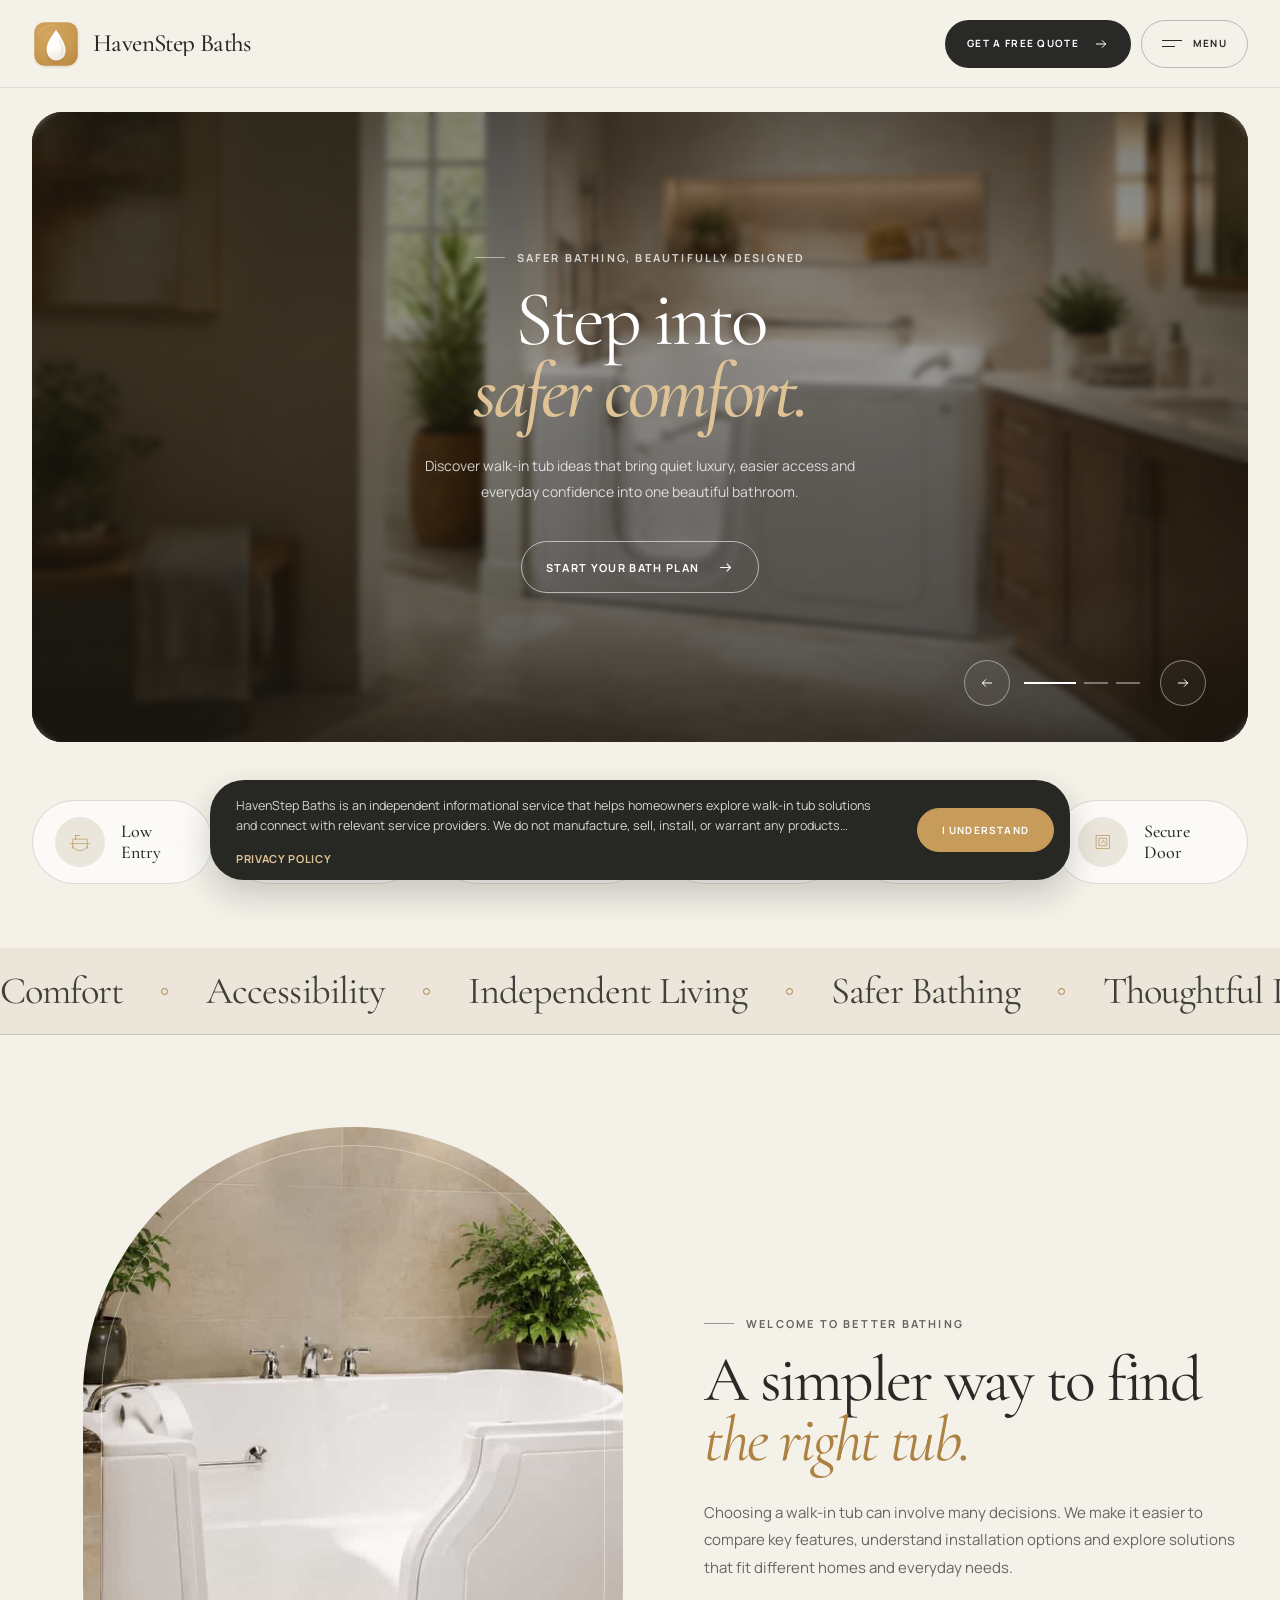
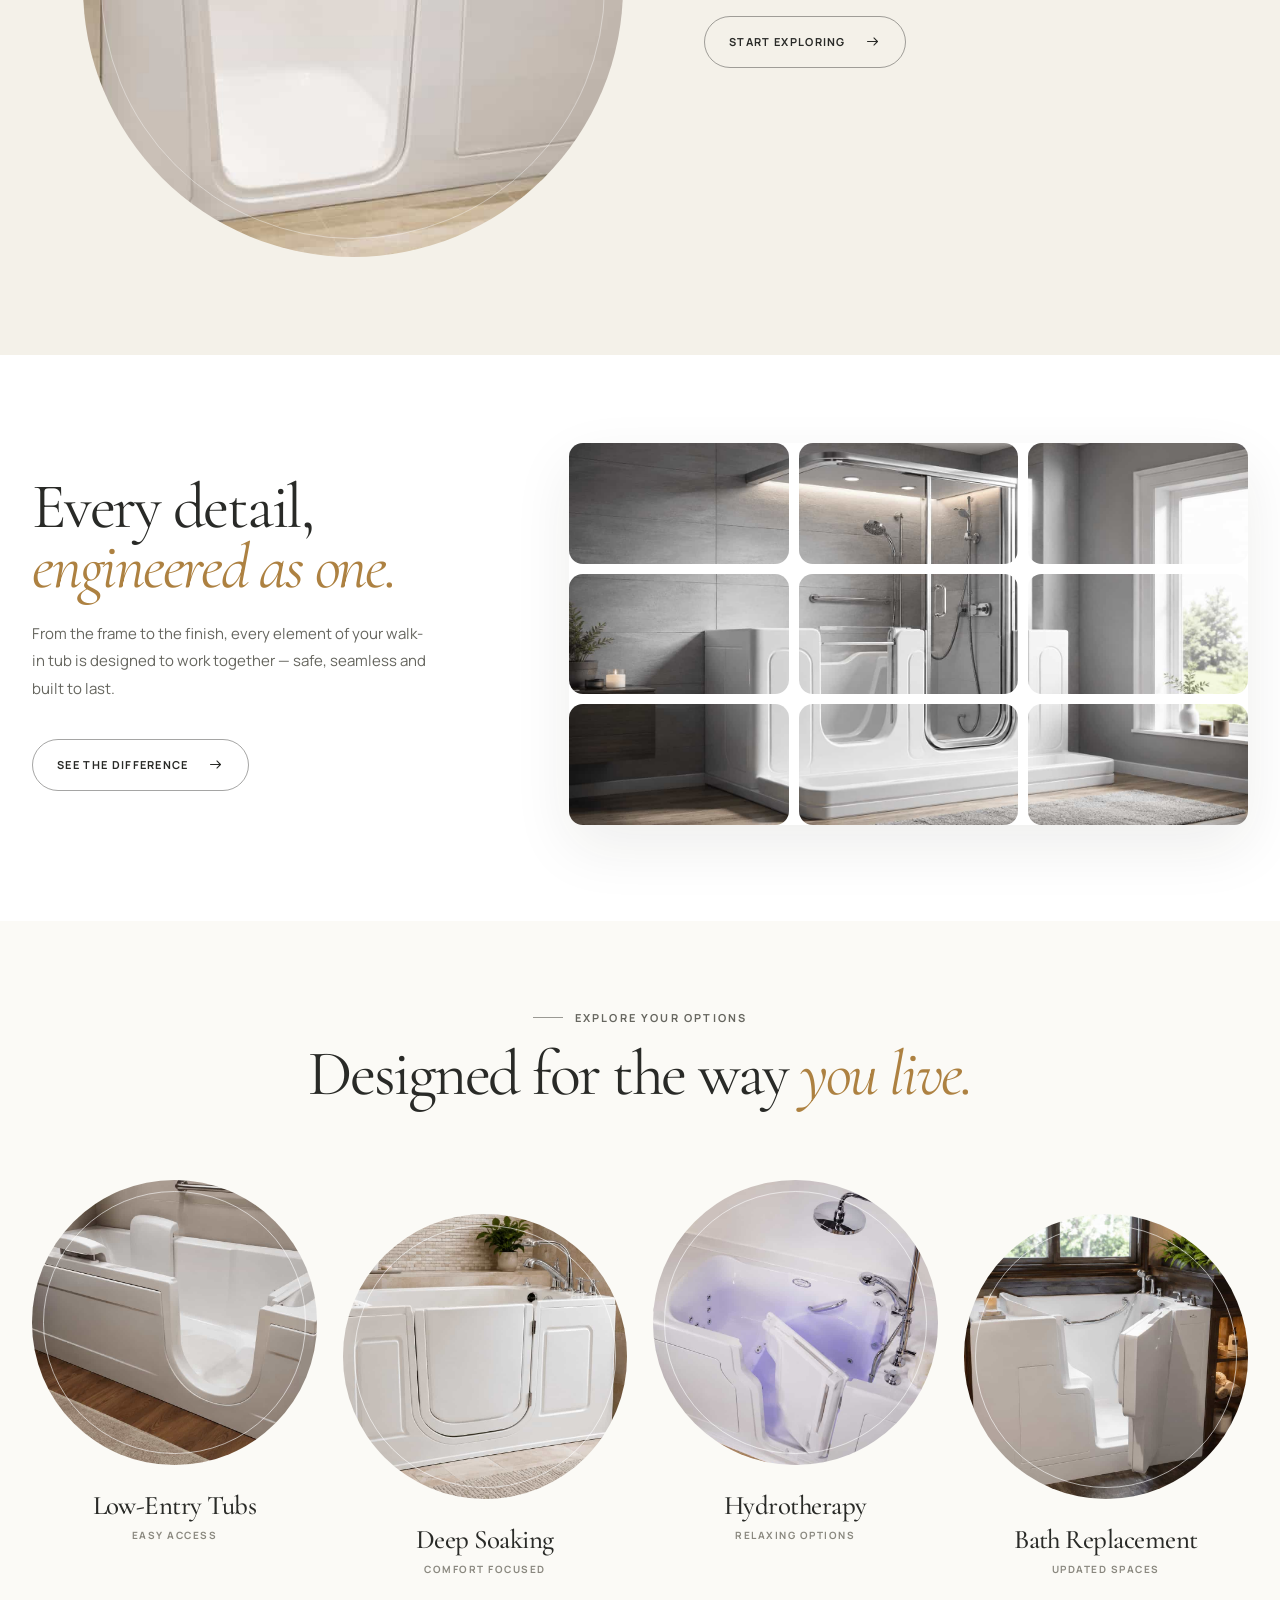
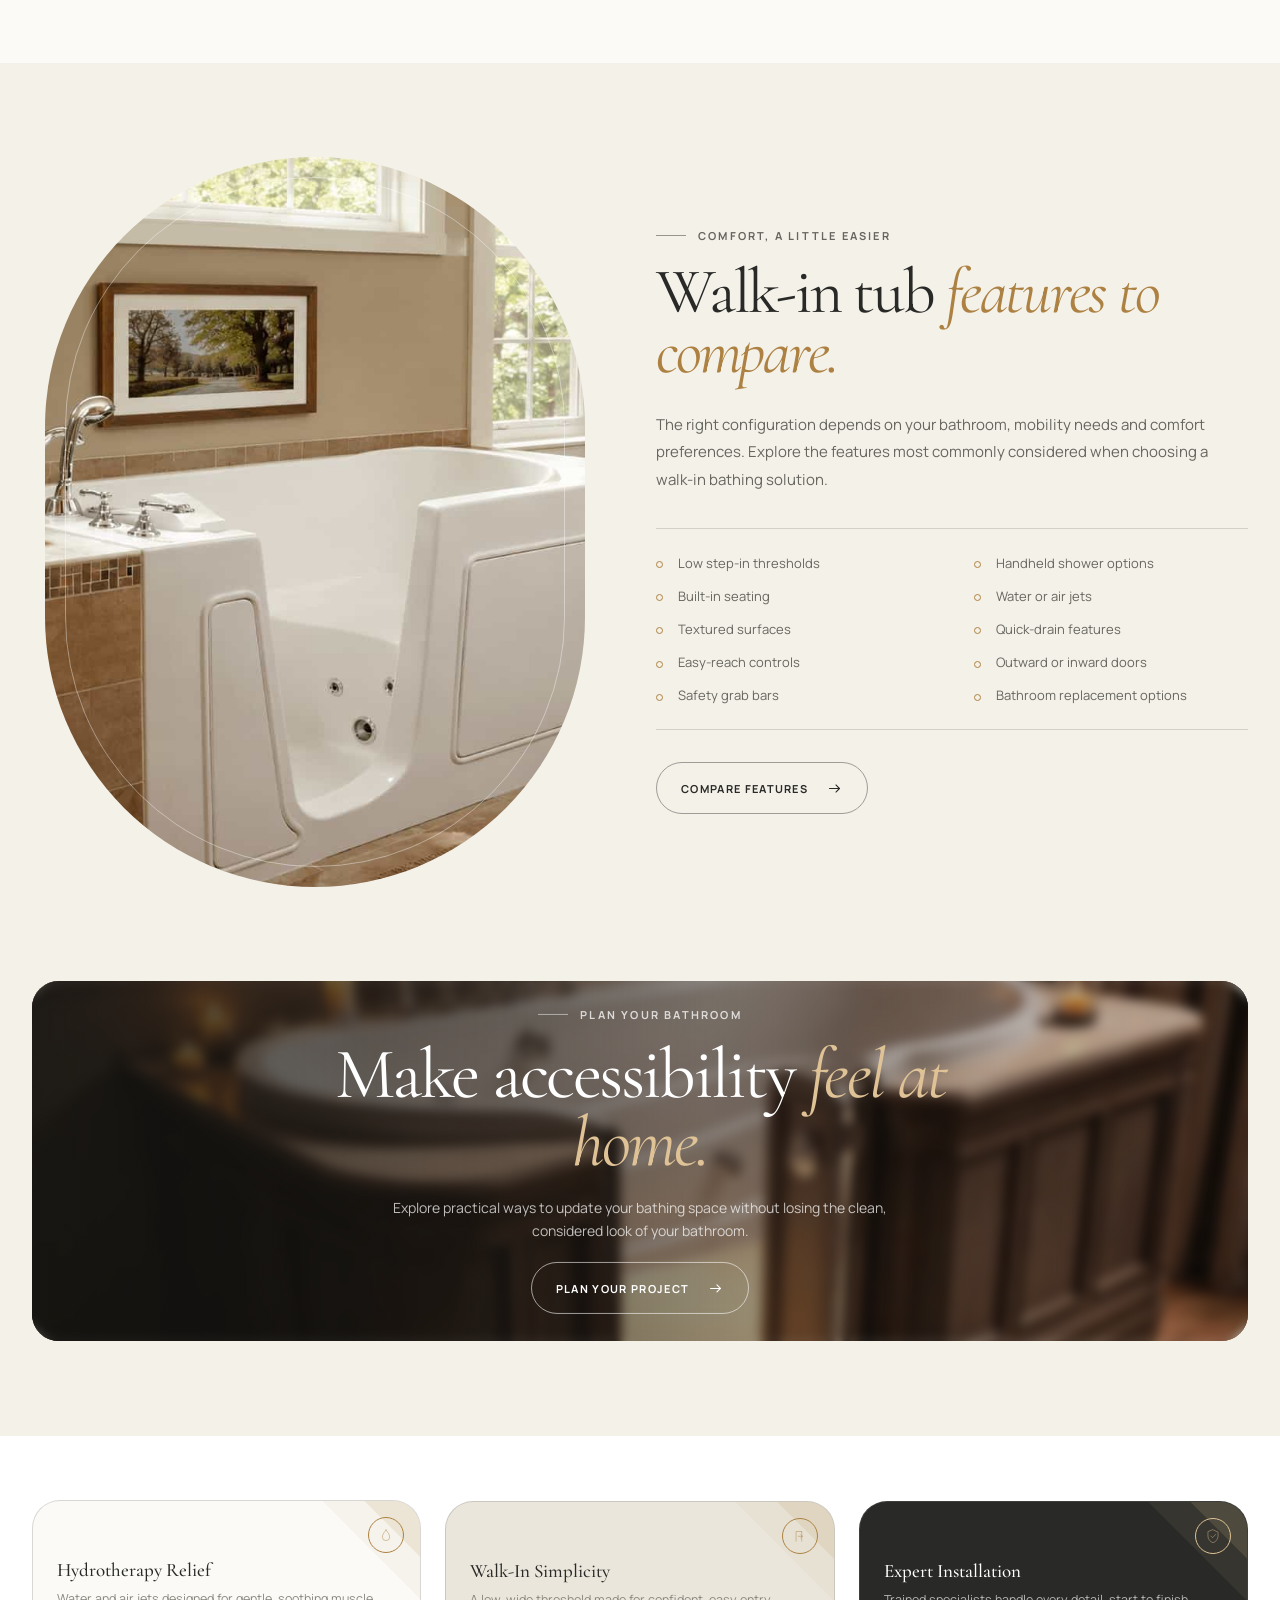
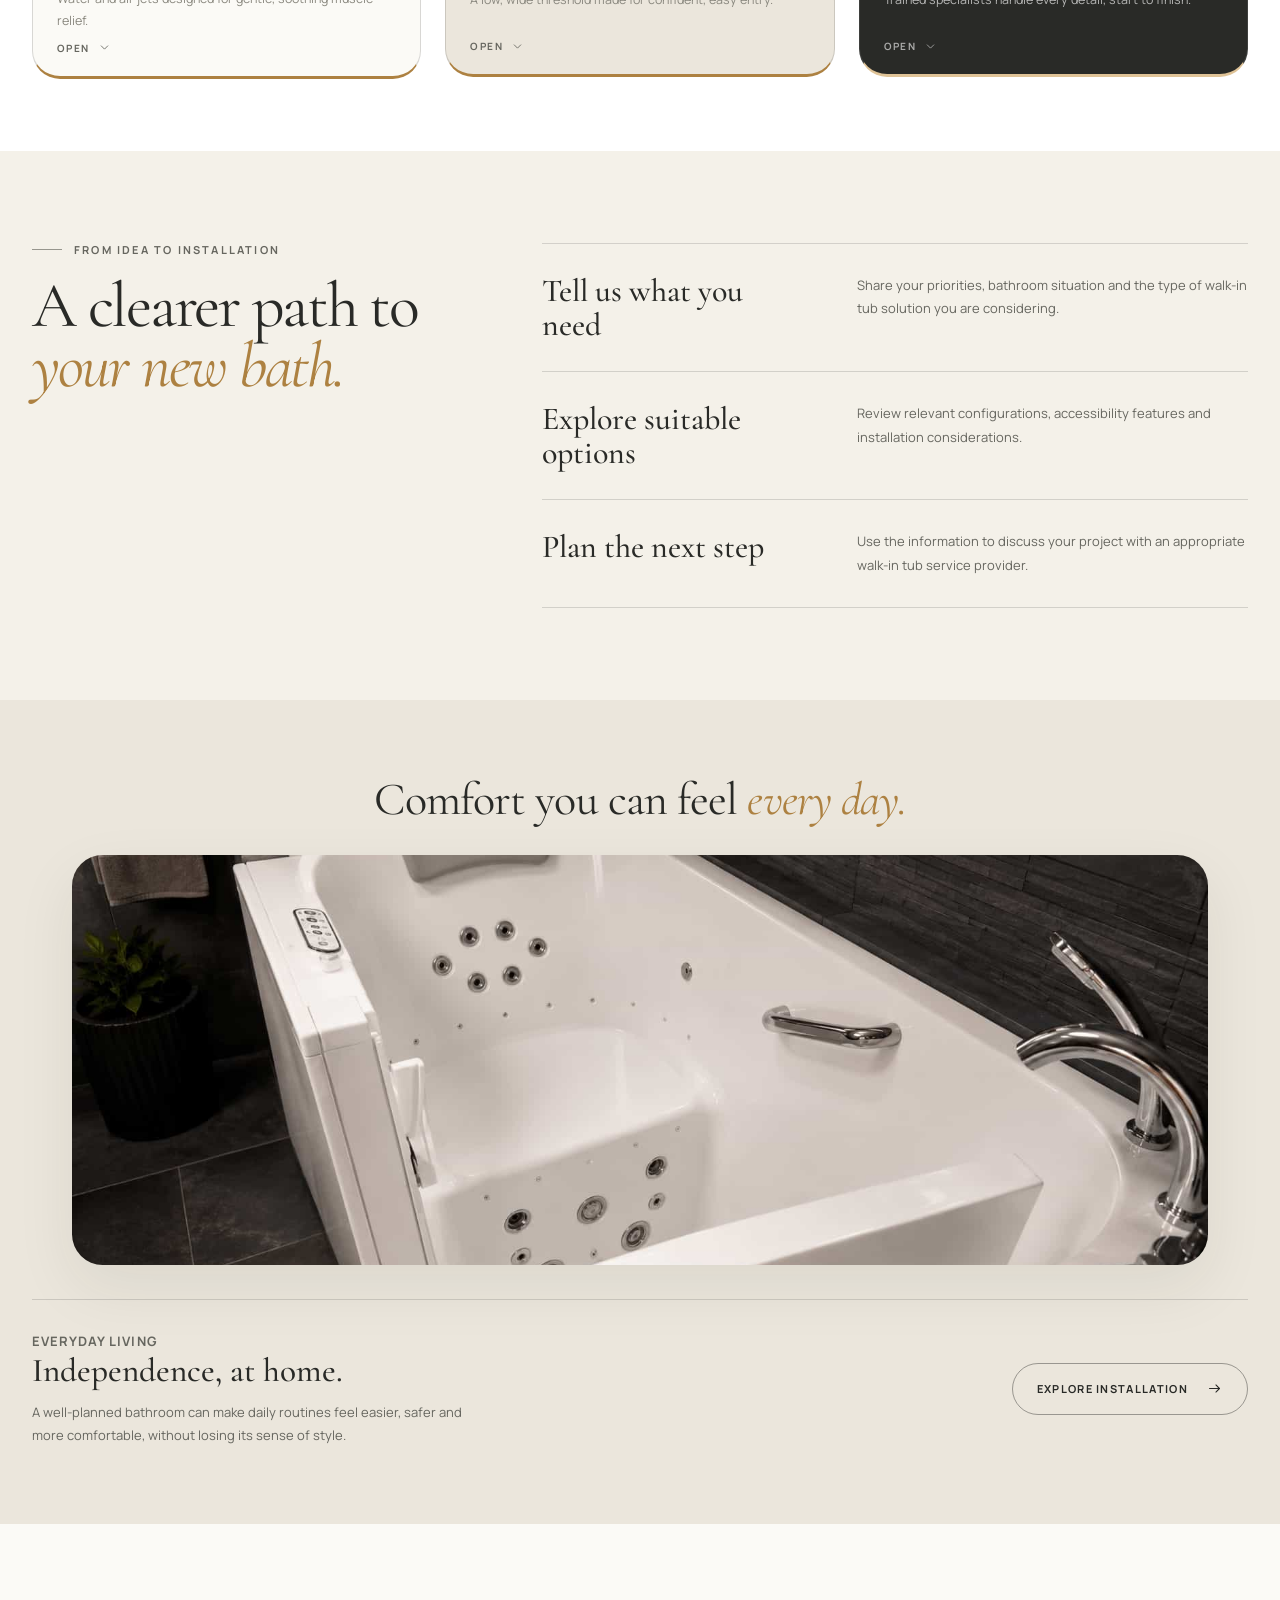
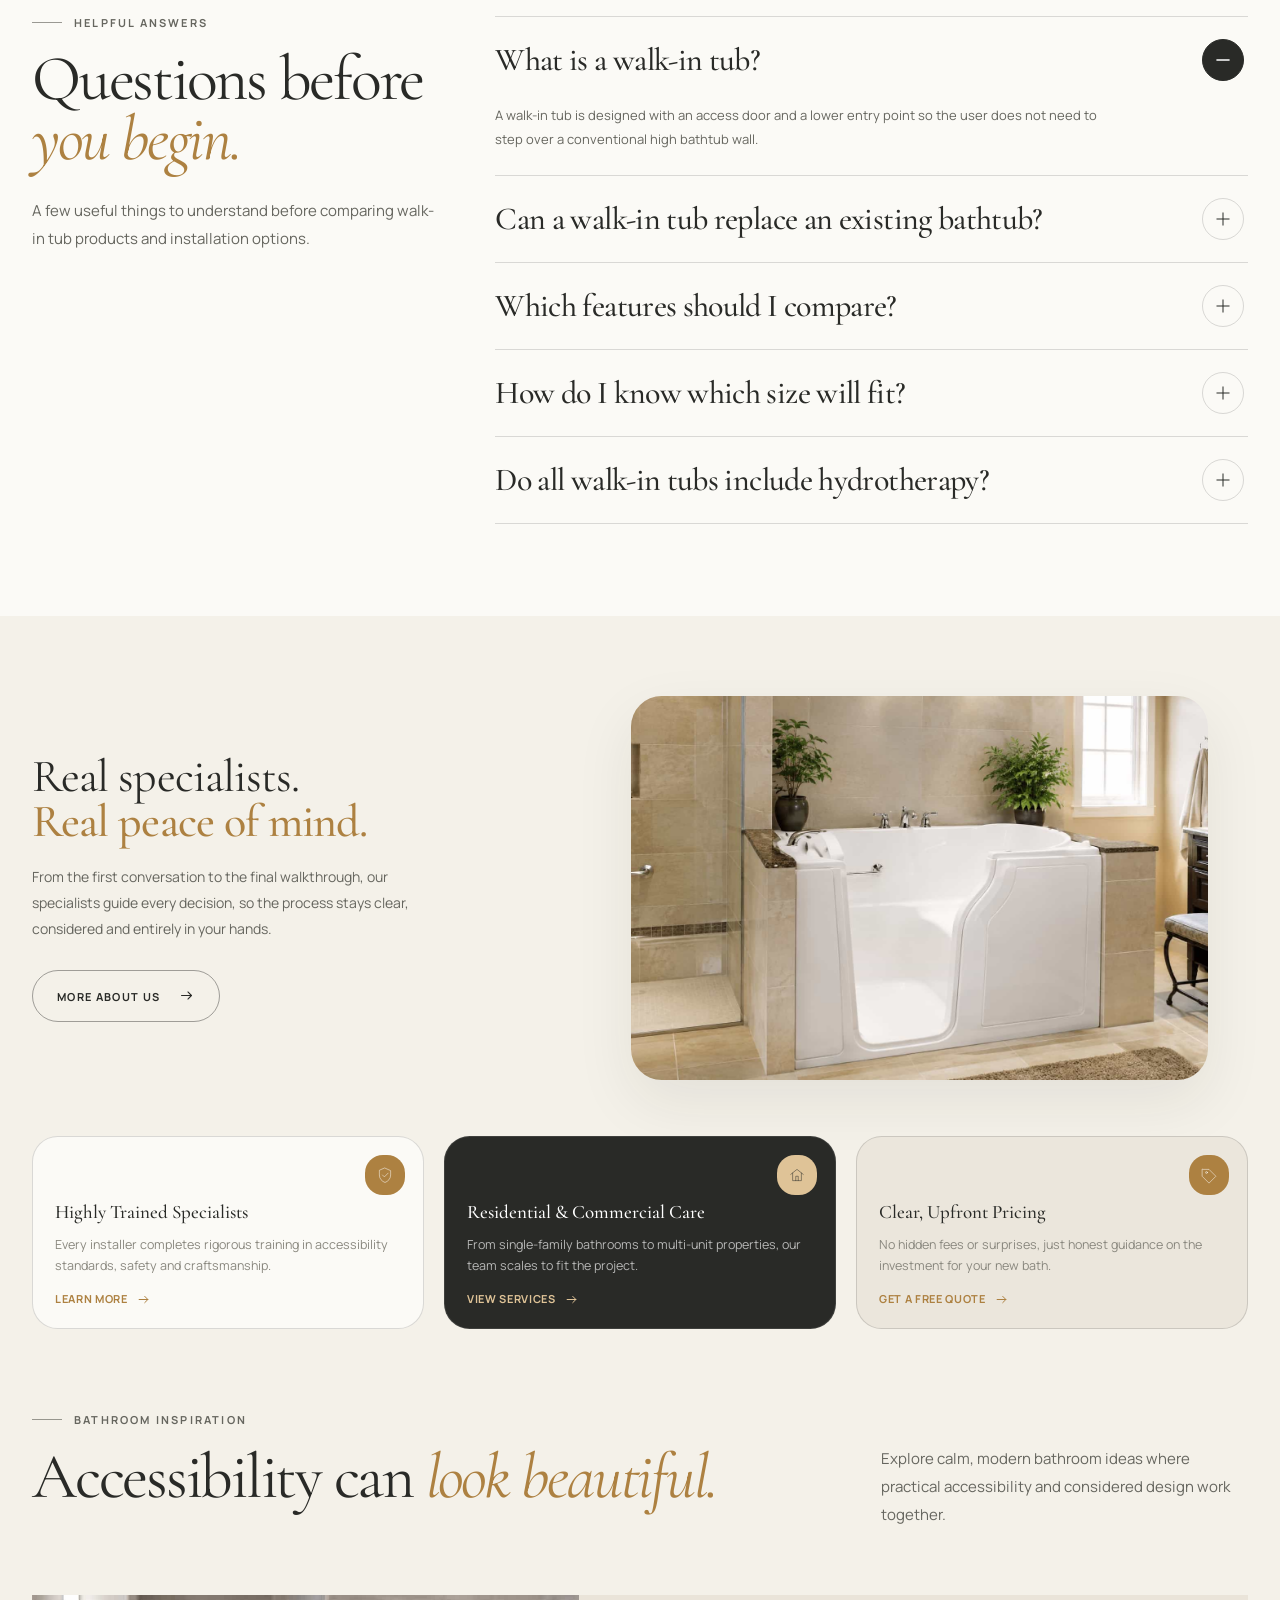
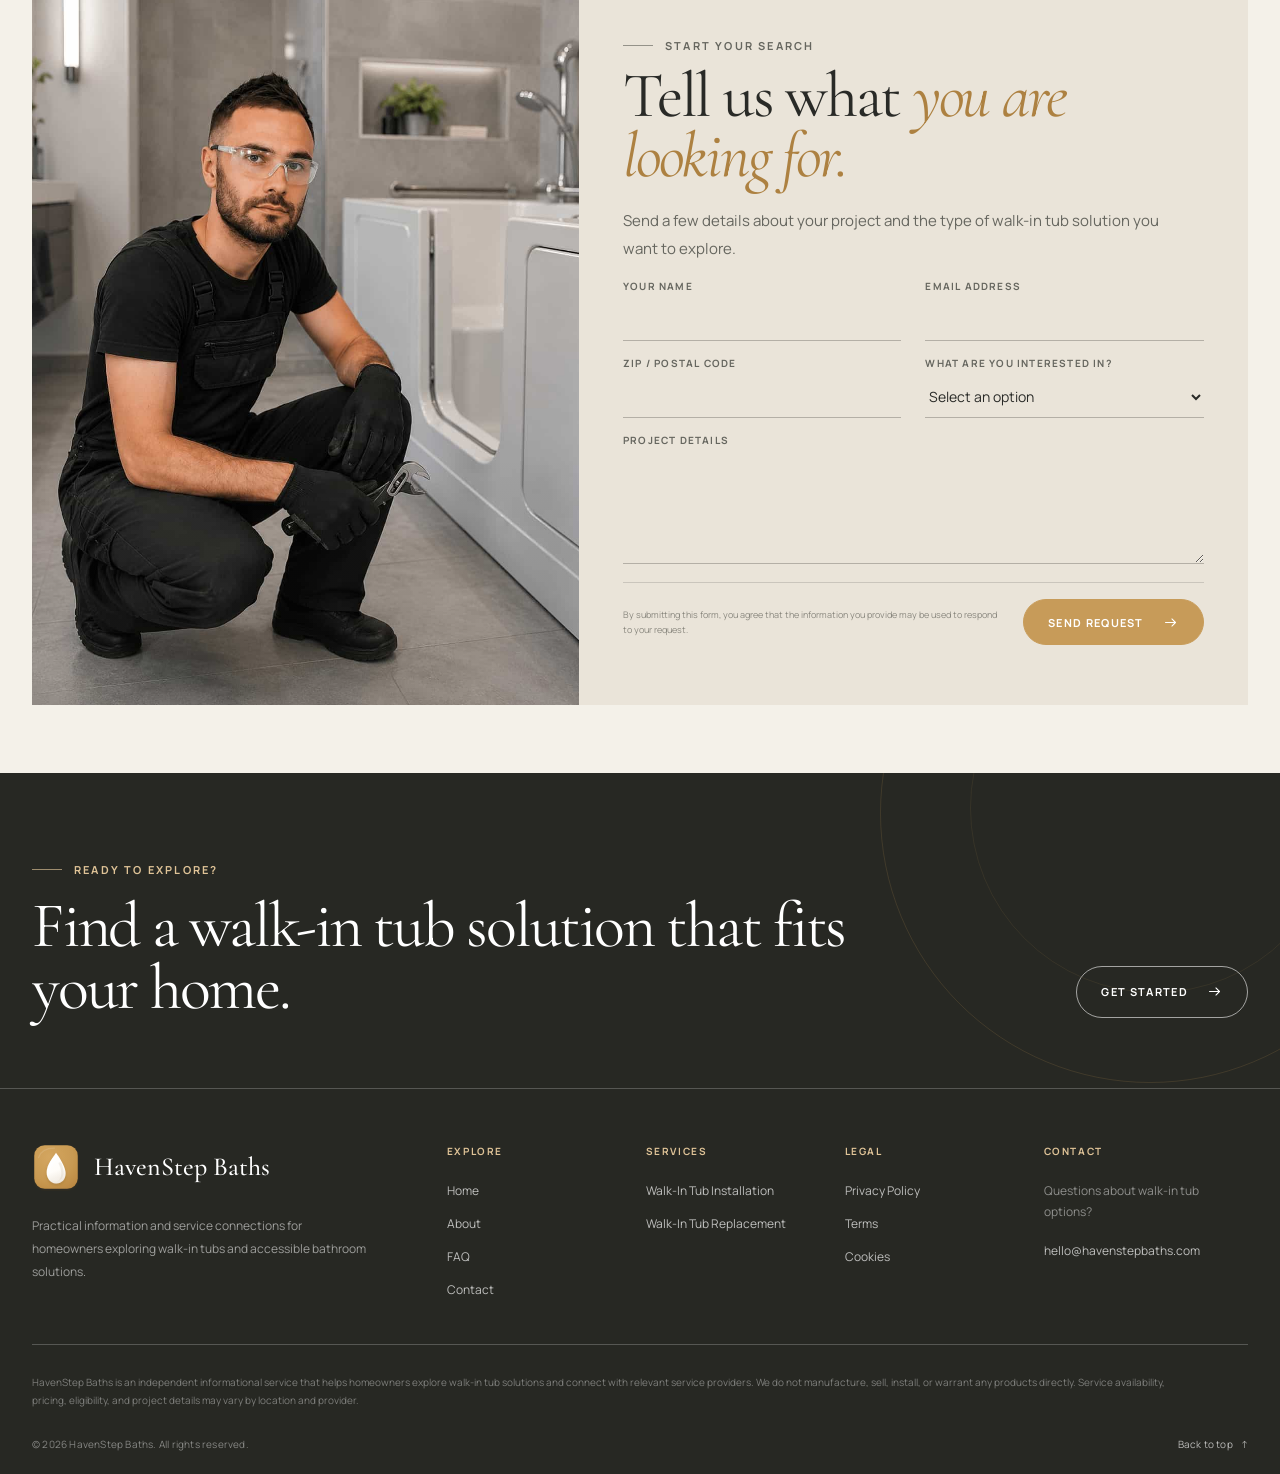
<file: index.html>
<!DOCTYPE html>
<html lang="en">
<head>
    <meta charset="UTF-8">

    <meta
        name="viewport"
        content="width=device-width, initial-scale=1.0"
    >

    <meta
        name="description"
        content="Explore walk-in tub options, accessibility features, installation solutions and practical guidance for a safer, more comfortable bathroom."
    >

    <title></title>

    <link
        id="site-favicon"
        rel="icon"
        type="image/svg+xml"
        sizes="any"
    >

    <link rel="preconnect" href="https://fonts.googleapis.com">
    <link rel="preconnect" href="https://fonts.gstatic.com" crossorigin>

    <link
        href="https://fonts.googleapis.com/css2?family=Cormorant+Garamond:wght@400;500;600&family=Manrope:wght@400;500;600;700&display=swap"
        rel="stylesheet"
    >

    <link
        rel="stylesheet"
        href="assets/vendor/swiper-bundle.min.css"
    >

    <link
        rel="stylesheet"
        href="assets/css/global.css"
    >

    <link
        rel="stylesheet"
        href="assets/css/index.css"
    >
</head>

<body>

    <!-- =========================================================
         HEADER
    ========================================================== -->

    <header class="site-header" data-header>
        <div class="site-header__inner site-container">

            <a
                class="site-brand"
                href="index.html"
                aria-label="Go to homepage"
            >
                <img
                    class="site-brand__logo"
                    alt=""
                    width="52"
                    height="52"
                    data-config-src="logo"
                >

                <span
                    class="site-brand__name"
                    data-config="companyName"
                ></span>
            </a>

            <div class="site-header__actions">

                <button
                    class="header-action header-action--quote"
                    type="button"
                    data-modal-open="quote-modal"
                    aria-controls="quote-modal"
                >
                    <span>Get a Free Quote</span>

                    <svg
                        aria-hidden="true"
                        viewBox="0 0 24 24"
                    >
                        <path d="M5 12h14"></path>
                        <path d="m14 7 5 5-5 5"></path>
                    </svg>
                </button>

                <button
                    class="header-action header-action--menu"
                    type="button"
                    data-menu-toggle
                    aria-label="Open navigation"
                    aria-controls="site-menu"
                    aria-expanded="false"
                >
                    <span class="header-action__menu-lines" aria-hidden="true">
                        <span></span>
                        <span></span>
                    </span>

                    <span class="header-action__menu-label">
                        Menu
                    </span>
                </button>

            </div>
        </div>
    </header>


    <!-- =========================================================
         SIDE MENU
    ========================================================== -->

    <div
        class="site-menu"
        id="site-menu"
        aria-hidden="true"
        data-menu
    >
        <button
            class="site-menu__backdrop"
            type="button"
            aria-label="Close navigation"
            data-menu-close
        ></button>

        <aside
            class="site-menu__panel"
            aria-label="Website navigation"
        >

            <div class="site-menu__top">

                <a
                    class="site-menu__brand"
                    href="index.html"
                >
                    <img
                        alt=""
                        width="48"
                        height="48"
                        data-config-src="logo"
                    >

                    <span data-config="companyName"></span>
                </a>

                <button
                    class="site-menu__close"
                    type="button"
                    aria-label="Close navigation"
                    data-menu-close
                >
                    <span></span>
                    <span></span>
                </button>

            </div>

            <nav class="site-menu__nav" aria-label="Main navigation">
                <a href="index.html">
                            Home
                        </a>

                <a href="#about">
                            About
                        </a>

                <a href="walk-in-tub-installation.html">
                            Installation
                        </a>

                <a href="walk-in-tub-replacement.html">
                            Replacement
                        </a>

                <a href="#faq">
                            FAQ
                        </a>

                <a href="#contact">
                            Contact
                        </a>
            </nav>

            <div class="site-menu__bottom">

                <p>
                    Explore practical walk-in tub solutions designed around
                    accessibility, comfort and safer everyday bathing.
                </p>

                <a
                    class="site-menu__email"
                    href=""
                    data-config-href="email"
                    data-config="email"
                ></a>

            </div>

        </aside>
    </div>


    <main>

        <!-- =====================================================
             HERO
        ====================================================== -->

        <section class="hero" aria-labelledby="hero-title">

            <div class="hero__frame site-container">

                <div
                    class="swiper hero-slider"
                    data-hero-slider
                >
                    <div class="swiper-wrapper">

                        <article class="swiper-slide hero-slide">

                            <div class="hero-slide__media">
                                <img
                                    src="assets/images/hero-walk-in-tub-premium.png"
                                    alt="Premium accessible bathroom with a walk-in tub"
                                    fetchpriority="high"
                                >

                                <div class="hero-slide__overlay"></div>
                            </div>

                            <div class="hero-slide__content">

                                <p
                                    class="section-eyebrow section-eyebrow--light"
                                >
                                    Safer Bathing, Beautifully Designed
                                </p>

                                <h1
                                    class="hero-slide__title"
                                    id="hero-title"
                                >
                                    Step into
                                    <em>safer comfort.</em>
                                </h1>

                                <p
                                    class="hero-slide__text"
                                >
                                    Discover walk-in tub ideas that bring quiet
                                    luxury, easier access and everyday confidence
                                    into one beautiful bathroom.
                                </p>

                                <div
                                    class="hero-slide__actions"
                                >
                                    <button
                                        class="button button--outline-light"
                                        type="button"
                                        data-modal-open="quote-modal"
                                    >
                                        Start Your Bath Plan

                                        <svg
                                            aria-hidden="true"
                                            viewBox="0 0 24 24"
                                        >
                                            <path d="M5 12h14"></path>
                                            <path d="m14 7 5 5-5 5"></path>
                                        </svg>
                                    </button>
                                </div>

                            </div>

                        </article>


                        <article class="swiper-slide hero-slide">

                            <div class="hero-slide__media">
                                <img
                                    src="assets/images/card-2.jpg"
                                    alt="White walk-in tub with an easy-entry door in a finished bathroom"
                                    loading="lazy"
                                >

                                <div class="hero-slide__overlay"></div>
                            </div>

                            <div class="hero-slide__content">

                                <p
                                    class="section-eyebrow section-eyebrow--light"
                                >
                                    Safer Bathing, Beautifully Designed
                                </p>

                                <h2
                                    class="hero-slide__title"
                                >
                                    Comfort with
                                    <em>every step.</em>
                                </h2>

                                <p
                                    class="hero-slide__text"
                                >
                                    Explore walk-in tub solutions created to make
                                    daily bathing easier, safer and more comfortable.
                                </p>

                                <div
                                    class="hero-slide__actions"
                                >
                                    <button
                                        class="button button--outline-light"
                                        type="button"
                                        data-modal-open="quote-modal"
                                    >
                                        Explore Your Options

                                        <svg
                                            aria-hidden="true"
                                            viewBox="0 0 24 24"
                                        >
                                            <path d="M5 12h14"></path>
                                            <path d="m14 7 5 5-5 5"></path>
                                        </svg>
                                    </button>
                                </div>

                            </div>

                        </article>


                        <article class="swiper-slide hero-slide">

                            <div class="hero-slide__media">
                                <img
                                    src="assets/images/card-12.jpg"
                                    alt="Bright bathroom designed for accessible bathing"
                                    loading="lazy"
                                >

                                <div class="hero-slide__overlay"></div>
                            </div>

                            <div class="hero-slide__content">

                                <p class="section-eyebrow section-eyebrow--light">
                                    Designed Around Everyday Living
                                </p>

                                <h2 class="hero-slide__title">
                                    A bathroom that
                                    <em>works for you.</em>
                                </h2>

                                <p class="hero-slide__text">
                                    Compare convenient access, seating, safety
                                    features and comfort-focused walk-in tub options.
                                </p>

                                <div class="hero-slide__actions">
                                    <a
                                        class="button button--outline-light"
                                        href="#solutions"
                                    >
                                        View Solutions

                                        <svg
                                            aria-hidden="true"
                                            viewBox="0 0 24 24"
                                        >
                                            <path d="M5 12h14"></path>
                                            <path d="m14 7 5 5-5 5"></path>
                                        </svg>
                                    </a>
                                </div>

                            </div>

                        </article>

                    </div>


                    <div class="hero-slider__navigation">

                        <button
                            class="hero-slider__arrow hero-slider__arrow--prev"
                            type="button"
                            aria-label="Previous slide"
                            data-hero-prev
                        >
                            <svg
                                aria-hidden="true"
                                viewBox="0 0 24 24"
                            >
                                <path d="M19 12H5"></path>
                                <path d="m10 7-5 5 5 5"></path>
                            </svg>
                        </button>

                        <div
                            class="hero-slider__pagination"
                            data-hero-pagination
                        ></div>

                        <button
                            class="hero-slider__arrow hero-slider__arrow--next"
                            type="button"
                            aria-label="Next slide"
                            data-hero-next
                        >
                            <svg
                                aria-hidden="true"
                                viewBox="0 0 24 24"
                            >
                                <path d="M5 12h14"></path>
                                <path d="m14 7 5 5-5 5"></path>
                            </svg>
                        </button>

                    </div>

                </div>

            </div>
        </section>


        <!-- =====================================================
             QUICK FEATURES
        ====================================================== -->

        <section class="quick-features" aria-label="Walk-in tub features">

            <div class="site-container">

                <div class="quick-features__grid">

                    <article
                        class="quick-feature"
                    >
                        <span class="quick-feature__icon" aria-hidden="true">
                            <svg viewBox="0 0 64 64">
                                <path d="M9 36h46"></path>
                                <path d="M14 25v23"></path>
                                <path d="M50 25v23"></path>
                                <path d="M14 42c3 7 9 11 18 11s15-4 18-11"></path>
                                <path d="M17 25h30"></path>
                                <path d="M21 16v9"></path>
                                <path d="M21 16h10"></path>
                            </svg>
                        </span>

                        <h3>Low Entry</h3>
                    </article>


                    <article
                        class="quick-feature"
                    >
                        <span class="quick-feature__icon" aria-hidden="true">
                            <svg viewBox="0 0 64 64">
                                <rect x="13" y="15" width="38" height="35" rx="3"></rect>
                                <path d="M20 22h24"></path>
                                <path d="M23 50v6"></path>
                                <path d="M41 50v6"></path>
                                <path d="M26 35h12"></path>
                            </svg>
                        </span>

                        <h3>Built-In Seat</h3>
                    </article>


                    <article
                        class="quick-feature"
                    >
                        <span class="quick-feature__icon" aria-hidden="true">
                            <svg viewBox="0 0 64 64">
                                <path d="M13 46h38"></path>
                                <path d="M17 46V29"></path>
                                <path d="M47 46V29"></path>
                                <path d="M17 32h30"></path>
                                <path d="M24 18c0 4-5 5-5 10"></path>
                                <path d="M32 15c0 5-5 7-5 12"></path>
                                <path d="M40 18c0 4-5 5-5 10"></path>
                            </svg>
                        </span>

                        <h3>Hydrotherapy</h3>
                    </article>


                    <article
                        class="quick-feature"
                    >
                        <span class="quick-feature__icon" aria-hidden="true">
                            <svg viewBox="0 0 64 64">
                                <path d="M20 13v38"></path>
                                <path d="M44 13v38"></path>
                                <path d="M20 21h24"></path>
                                <path d="M20 31h24"></path>
                                <path d="M20 41h24"></path>
                            </svg>
                        </span>

                        <h3>Grab Bars</h3>
                    </article>


                    <article
                        class="quick-feature"
                    >
                        <span class="quick-feature__icon" aria-hidden="true">
                            <svg viewBox="0 0 64 64">
                                <path d="M10 46h44"></path>
                                <path d="M16 46V26"></path>
                                <path d="M48 46V26"></path>
                                <path d="M16 32h32"></path>
                                <path d="M25 22c0-5 3-9 7-9s7 4 7 9"></path>
                            </svg>
                        </span>

                        <h3>Easy Access</h3>
                    </article>


                    <article
                        class="quick-feature"
                    >
                        <span class="quick-feature__icon" aria-hidden="true">
                            <svg viewBox="0 0 64 64">
                                <path d="M16 16h32v32H16z"></path>
                                <path d="M23 23h18v18H23z"></path>
                                <path d="m29 35 4-7 4 7"></path>
                            </svg>
                        </span>

                        <h3>Secure Door</h3>
                    </article>

                </div>

            </div>

        </section>


        <!-- =====================================================
             MARQUEE
        ====================================================== -->

        <section
            class="marquee-section"
            aria-label="Walk-in tub benefits"
        >
            <div class="marquee" data-marquee>

                <div class="marquee__track">

                    <span>Comfort</span>
                    <i></i>

                    <span>Accessibility</span>
                    <i></i>

                    <span>Independent Living</span>
                    <i></i>

                    <span>Safer Bathing</span>
                    <i></i>

                    <span>Thoughtful Design</span>
                    <i></i>

                    <span>Comfort</span>
                    <i></i>

                    <span>Accessibility</span>
                    <i></i>

                    <span>Independent Living</span>
                    <i></i>

                    <span>Safer Bathing</span>
                    <i></i>

                    <span>Thoughtful Design</span>
                    <i></i>

                </div>

            </div>
        </section>


        <!-- =====================================================
             ABOUT
        ====================================================== -->

        <section
            class="about"
            id="about"
            aria-labelledby="about-title"
        >

            <div class="about__inner site-container">

                <div
                    class="about__media"
                >
                    <div class="about__arch">
                        <img
                            src="assets/images/card-11.jpg"
                            alt="Modern walk-in tub in a bright accessible bathroom"
                            loading="lazy"
                        >
                    </div>
                </div>


                <div
                    class="about__content"
                >

                    <p class="section-eyebrow">
                        Welcome to Better Bathing
                    </p>

                    <h2
                        class="section-title"
                        id="about-title"
                    >
                        A simpler way to find
                        <em>the right tub.</em>
                    </h2>

                    <p class="section-copy">
                        Choosing a walk-in tub can involve many decisions.
                        We make it easier to compare key features, understand
                        installation options and explore solutions that fit
                        different homes and everyday needs.
                    </p>

                    <button
                        class="button button--outline-dark"
                        type="button"
                        data-modal-open="quote-modal"
                    >
                        Start Exploring

                        <svg
                            aria-hidden="true"
                            viewBox="0 0 24 24"
                        >
                            <path d="M5 12h14"></path>
                            <path d="m14 7 5 5-5 5"></path>
                        </svg>
                    </button>

                </div>


            </div>

        </section>


        <!-- =====================================================
             IMAGE ASSEMBLY
        ====================================================== -->

        <section
            class="assembly"
            id="assembly"
            aria-labelledby="assembly-title"
        >

            <div class="assembly__inner site-container">

                <div class="assembly__content">

                    <h2
                        class="section-title"
                        id="assembly-title"
                    >
                        Every detail,
                        <em>engineered as one.</em>
                    </h2>

                    <p class="section-copy">
                        From the frame to the finish, every element
                        of your walk-in tub is designed to work
                        together — safe, seamless and built to last.
                    </p>

                    <button
                        class="button button--outline-dark"
                        type="button"
                        data-modal-open="quote-modal"
                    >
                        See The Difference

                        <svg
                            aria-hidden="true"
                            viewBox="0 0 24 24"
                        >
                            <path d="M5 12h14"></path>
                            <path d="m14 7 5 5-5 5"></path>
                        </svg>
                    </button>

                </div>


                <div class="assembly__media">

                    <div
                        class="assembly__grid"
                        data-assembly-grid
                        role="img"
                        aria-label="Modern walk-in tub with a glass shower enclosure in a spa-style bathroom"
                    >
                        <span class="assembly__tile" aria-hidden="true"></span>
                        <span class="assembly__tile" aria-hidden="true"></span>
                        <span class="assembly__tile" aria-hidden="true"></span>
                        <span class="assembly__tile" aria-hidden="true"></span>
                        <span class="assembly__tile" aria-hidden="true"></span>
                        <span class="assembly__tile" aria-hidden="true"></span>
                        <span class="assembly__tile" aria-hidden="true"></span>
                        <span class="assembly__tile" aria-hidden="true"></span>
                        <span class="assembly__tile" aria-hidden="true"></span>
                    </div>

                </div>

            </div>

        </section>


        <!-- =====================================================
             SOLUTION CIRCLES
        ====================================================== -->

        <section
            class="solutions"
            id="solutions"
            aria-labelledby="solutions-title"
        >

            <div class="site-container">

                <header
                    class="section-heading section-heading--center"
                >
                    <p class="section-eyebrow">
                        Explore Your Options
                    </p>

                    <h2
                        class="section-title"
                        id="solutions-title"
                    >
                        Designed for the way
                        <em>you live.</em>
                    </h2>
                </header>


                <div class="solutions__grid">

                    <a
                        class="solution-card"
                        href="walk-in-tub-installation.html"
                    >
                        <div class="solution-card__image">
                            <img
                                src="assets/images/card-3.jpg"
                                alt="Walk-in bathtub with a low entry door"
                                loading="lazy"
                            >
                        </div>

                        <h3>Low-Entry Tubs</h3>
                        <p>Easy access</p>
                    </a>


                    <a
                        class="solution-card"
                        href="walk-in-tub-installation.html"
                    >
                        <div class="solution-card__image">
                            <img
                                src="assets/images/card-6.jpg"
                                alt="Comfort-focused soaking walk-in tub"
                                loading="lazy"
                            >
                        </div>

                        <h3>Deep Soaking</h3>
                        <p>Comfort focused</p>
                    </a>


                    <a
                        class="solution-card"
                        href="walk-in-tub-installation.html"
                    >
                        <div class="solution-card__image">
                            <img
                                src="assets/images/card-5.jpg"
                                alt="Walk-in bathtub with hydrotherapy features"
                                loading="lazy"
                            >
                        </div>

                        <h3>Hydrotherapy</h3>
                        <p>Relaxing options</p>
                    </a>


                    <a
                        class="solution-card"
                        href="walk-in-tub-replacement.html"
                    >
                        <div class="solution-card__image">
                            <img
                                src="assets/images/card-10.jpg"
                                alt="Renovated bathroom with an accessible bathtub"
                                loading="lazy"
                            >
                        </div>

                        <h3>Bath Replacement</h3>
                        <p>Updated spaces</p>
                    </a>

                </div>

            </div>

        </section>


        <!-- =====================================================
             OPTIONS / SPLIT
        ====================================================== -->

        <section class="options" aria-labelledby="options-title">

            <div class="options__inner site-container">

                <div
                    class="options__media"
                >
                    <div class="options__arch">
                        <img
                            src="assets/images/card-9.jpg"
                            alt="Accessible bathroom with a walk-in bathtub"
                            loading="lazy"
                        >
                    </div>
                </div>


                <div
                    class="options__content"
                >

                    <p class="section-eyebrow">
                        Comfort, A Little Easier
                    </p>

                    <h2
                        class="section-title"
                        id="options-title"
                    >
                        Walk-in tub
                        <em>features to compare.</em>
                    </h2>

                    <p class="section-copy">
                        The right configuration depends on your bathroom,
                        mobility needs and comfort preferences. Explore the
                        features most commonly considered when choosing a
                        walk-in bathing solution.
                    </p>


                    <div class="options__list">

                        <ul>
                            <li>Low step-in thresholds</li>
                            <li>Built-in seating</li>
                            <li>Textured surfaces</li>
                            <li>Easy-reach controls</li>
                            <li>Safety grab bars</li>
                        </ul>

                        <ul>
                            <li>Handheld shower options</li>
                            <li>Water or air jets</li>
                            <li>Quick-drain features</li>
                            <li>Outward or inward doors</li>
                            <li>Bathroom replacement options</li>
                        </ul>

                    </div>


                    <a
                        class="button button--outline-dark"
                        href="walk-in-tub-installation.html"
                    >
                        Compare Features

                        <svg
                            aria-hidden="true"
                            viewBox="0 0 24 24"
                        >
                            <path d="M5 12h14"></path>
                            <path d="m14 7 5 5-5 5"></path>
                        </svg>
                    </a>

                </div>

            </div>

        </section>


        <!-- =====================================================
             PARALLAX
        ====================================================== -->

        <section
            class="parallax-showcase"
            aria-labelledby="parallax-title"
            data-parallax-section
        >

            <div class="parallax-showcase__frame site-container">

                <div
                    class="parallax-showcase__media"
                    data-parallax-media
                >
                    <img
                        src="assets/images/card-1.jpg"
                        alt="Contemporary bathroom featuring a comfortable accessible tub"
                        loading="lazy"
                    >

                    <div class="parallax-showcase__overlay"></div>
                </div>


                <div
                    class="parallax-showcase__content"
                >

                    <p class="section-eyebrow section-eyebrow--light">
                        Plan Your Bathroom
                    </p>

                    <h2
                        class="section-title section-title--light"
                        id="parallax-title"
                    >
                        Make accessibility
                        <em>feel at home.</em>
                    </h2>

                    <p>
                        Explore practical ways to update your bathing space
                        without losing the clean, considered look of your bathroom.
                    </p>

                    <button
                        class="button button--outline-light"
                        type="button"
                        data-modal-open="quote-modal"
                    >
                        Plan Your Project

                        <svg
                            aria-hidden="true"
                            viewBox="0 0 24 24"
                        >
                            <path d="M5 12h14"></path>
                            <path d="m14 7 5 5-5 5"></path>
                        </svg>
                    </button>

                </div>

            </div>

        </section>


        <!-- =====================================================
             FLIP CARDS
        ====================================================== -->

        <section
            class="flip-cards"
            aria-label="Walk-in tub highlights"
        >

            <div class="site-container">

                <div class="flip-cards__grid">

                    <button
                        class="flip-card"
                        type="button"
                    >
                        <div class="flip-card__inner">

                            <div class="flip-card__face flip-card__face--front">

                                <span class="flip-card__icon" aria-hidden="true">
                                    <svg viewBox="0 0 64 64">
                                        <path d="M32 14c8 10 13 18 13 25a13 13 0 0 1-26 0c0-7 5-15 13-25z"></path>
                                    </svg>
                                </span>

                                <div class="flip-card__text">
                                    <h3>Hydrotherapy Relief</h3>

                                    <p>
                                        Water and air jets designed for gentle,
                                        soothing muscle relief.
                                    </p>
                                </div>

                                <span class="flip-card__cta">
                                    Open

                                    <svg
                                        aria-hidden="true"
                                        viewBox="0 0 24 24"
                                    >
                                        <path d="m6 9 6 6 6-6"></path>
                                    </svg>
                                </span>

                            </div>

                            <div class="flip-card__face flip-card__face--back">
                                <img
                                    src="assets/images/card-7.jpg"
                                    alt="Walk-in bathtub with hydrotherapy jets"
                                    loading="lazy"
                                >
                            </div>

                        </div>
                    </button>


                    <button
                        class="flip-card flip-card--tint"
                        type="button"
                    >
                        <div class="flip-card__inner">

                            <div class="flip-card__face flip-card__face--front">

                                <span class="flip-card__icon" aria-hidden="true">
                                    <svg viewBox="0 0 64 64">
                                        <path d="M18 50V16h20"></path>
                                        <path d="M38 16v34"></path>
                                        <path d="M26 33h14"></path>
                                        <path d="m35 27 6 6-6 6"></path>
                                    </svg>
                                </span>

                                <div class="flip-card__text">
                                    <h3>Walk-In Simplicity</h3>

                                    <p>
                                        A low, wide threshold made for
                                        confident, easy entry.
                                    </p>
                                </div>

                                <span class="flip-card__cta">
                                    Open

                                    <svg
                                        aria-hidden="true"
                                        viewBox="0 0 24 24"
                                    >
                                        <path d="m6 9 6 6 6-6"></path>
                                    </svg>
                                </span>

                            </div>

                            <div class="flip-card__face flip-card__face--back">
                                <img
                                    src="assets/images/card-17.jpg"
                                    alt="Compact walk-in bathtub with a wide entry door"
                                    loading="lazy"
                                >
                            </div>

                        </div>
                    </button>


                    <button
                        class="flip-card flip-card--dark"
                        type="button"
                    >
                        <div class="flip-card__inner">

                            <div class="flip-card__face flip-card__face--front">

                                <span class="flip-card__icon" aria-hidden="true">
                                    <svg viewBox="0 0 64 64">
                                        <path d="M32 10l18 8v14c0 12-8 20-18 24-10-4-18-12-18-24V18z"></path>
                                        <path d="M24 32l6 6 12-12"></path>
                                    </svg>
                                </span>

                                <div class="flip-card__text">
                                    <h3>Expert Installation</h3>

                                    <p>
                                        Trained specialists handle every
                                        detail, start to finish.
                                    </p>
                                </div>

                                <span class="flip-card__cta">
                                    Open

                                    <svg
                                        aria-hidden="true"
                                        viewBox="0 0 24 24"
                                    >
                                        <path d="m6 9 6 6 6-6"></path>
                                    </svg>
                                </span>

                            </div>

                            <div class="flip-card__face flip-card__face--back">
                                <img
                                    src="assets/images/card-16.jpg"
                                    alt="Installation specialists positioning a new walk-in tub"
                                    loading="lazy"
                                >
                            </div>

                        </div>
                    </button>

                </div>

            </div>

        </section>


        <!-- =====================================================
             PROCESS
        ====================================================== -->

        <section
            class="process"
            aria-labelledby="process-title"
        >

            <div class="process__inner site-container">

                <div class="process__heading">

                    <p class="section-eyebrow">
                        From Idea to Installation
                    </p>

                    <h2
                        class="section-title"
                        id="process-title"
                    >
                        A clearer path to
                        <em>your new bath.</em>
                    </h2>

                </div>


                <div class="process__steps">

                    <article
                        class="process-step"
                    >
                        <h3>Tell us what you need</h3>

                        <p>
                            Share your priorities, bathroom situation and the
                            type of walk-in tub solution you are considering.
                        </p>
                    </article>


                    <article
                        class="process-step"
                    >
                        <h3>Explore suitable options</h3>

                        <p>
                            Review relevant configurations, accessibility
                            features and installation considerations.
                        </p>
                    </article>


                    <article
                        class="process-step"
                    >
                        <h3>Plan the next step</h3>

                        <p>
                            Use the information to discuss your project with
                            an appropriate walk-in tub service provider.
                        </p>
                    </article>

                </div>

            </div>

        </section>


        <!-- =====================================================
             LIVING SHOWCASE
        ====================================================== -->

        <section
            class="editorial-feature"
            aria-labelledby="living-showcase-title"
        >

            <div class="editorial-feature__inner site-container">

                <div
                    class="editorial-feature__heading"
                >

                    <h2
                        class="section-title editorial-feature__title"
                        id="living-showcase-title"
                    >
                        Comfort you can feel
                        <em>every day.</em>
                    </h2>

                </div>


                <figure
                    class="editorial-feature__media"
                >
                    <img
                        src="assets/images/card-13.jpg"
                        alt="Bright bathroom designed around a modern walk-in tub"
                        loading="lazy"
                    >
                </figure>


                <div
                    class="editorial-feature__content"
                >

                    <div class="editorial-feature__text">

                        <p class="editorial-feature__label">Everyday Living</p>

                        <h3>Independence, at home.</h3>

                        <p>
                            A well-planned bathroom can make daily routines
                            feel easier, safer and more comfortable, without
                            losing its sense of style.
                        </p>

                    </div>

                    <a
                        class="button button--outline-dark editorial-feature__cta"
                        href="walk-in-tub-installation.html"
                    >
                        Explore Installation

                        <svg
                            aria-hidden="true"
                            viewBox="0 0 24 24"
                        >
                            <path d="M5 12h14"></path>
                            <path d="m14 7 5 5-5 5"></path>
                        </svg>
                    </a>

                </div>

            </div>

        </section>


        <!-- =====================================================
             FAQ
        ====================================================== -->

        <section
            class="faq"
            id="faq"
            aria-labelledby="faq-title"
        >

            <div class="faq__inner site-container">

                <div
                    class="faq__intro"
                >

                    <p class="section-eyebrow">
                        Helpful Answers
                    </p>

                    <h2
                        class="section-title"
                        id="faq-title"
                    >
                        Questions before
                        <em>you begin.</em>
                    </h2>

                    <p class="section-copy">
                        A few useful things to understand before comparing
                        walk-in tub products and installation options.
                    </p>

                </div>


                <div
                    class="accordion"
                    data-accordion
                >

                    <article class="accordion-item is-open">

                        <button
                            class="accordion-item__trigger"
                            type="button"
                            aria-expanded="true"
                        >
                            <span>
                                What is a walk-in tub?
                            </span>

                            <span
                                class="accordion-item__icon"
                                aria-hidden="true"
                            ></span>
                        </button>

                        <div class="accordion-item__panel">
                            <div class="accordion-item__content">
                                <p>
                                    A walk-in tub is designed with an access door
                                    and a lower entry point so the user does not
                                    need to step over a conventional high bathtub wall.
                                </p>
                            </div>
                        </div>

                    </article>


                    <article class="accordion-item">

                        <button
                            class="accordion-item__trigger"
                            type="button"
                            aria-expanded="false"
                        >
                            <span>
                                Can a walk-in tub replace an existing bathtub?
                            </span>

                            <span
                                class="accordion-item__icon"
                                aria-hidden="true"
                            ></span>
                        </button>

                        <div class="accordion-item__panel" hidden>
                            <div class="accordion-item__content">
                                <p>
                                    In many bathrooms, replacing an existing tub
                                    may be possible. The exact approach depends
                                    on available space, plumbing, access and the
                                    selected walk-in tub configuration.
                                </p>
                            </div>
                        </div>

                    </article>


                    <article class="accordion-item">

                        <button
                            class="accordion-item__trigger"
                            type="button"
                            aria-expanded="false"
                        >
                            <span>
                                Which features should I compare?
                            </span>

                            <span
                                class="accordion-item__icon"
                                aria-hidden="true"
                            ></span>
                        </button>

                        <div class="accordion-item__panel" hidden>
                            <div class="accordion-item__content">
                                <p>
                                    Useful points to compare include entry height,
                                    seat dimensions, door direction, grab bars,
                                    controls, drainage, shower accessories and
                                    optional hydrotherapy features.
                                </p>
                            </div>
                        </div>

                    </article>


                    <article class="accordion-item">

                        <button
                            class="accordion-item__trigger"
                            type="button"
                            aria-expanded="false"
                        >
                            <span>
                                How do I know which size will fit?
                            </span>

                            <span
                                class="accordion-item__icon"
                                aria-hidden="true"
                            ></span>
                        </button>

                        <div class="accordion-item__panel" hidden>
                            <div class="accordion-item__content">
                                <p>
                                    Bathroom dimensions, existing tub space,
                                    doorway access and plumbing locations all
                                    matter. Accurate measurements are an important
                                    part of planning an installation.
                                </p>
                            </div>
                        </div>

                    </article>


                    <article class="accordion-item">

                        <button
                            class="accordion-item__trigger"
                            type="button"
                            aria-expanded="false"
                        >
                            <span>
                                Do all walk-in tubs include hydrotherapy?
                            </span>

                            <span
                                class="accordion-item__icon"
                                aria-hidden="true"
                            ></span>
                        </button>

                        <div class="accordion-item__panel" hidden>
                            <div class="accordion-item__content">
                                <p>
                                    No. Some models focus on straightforward
                                    soaking, while others may offer air jets,
                                    water jets or additional comfort features.
                                </p>
                            </div>
                        </div>

                    </article>

                </div>

            </div>

        </section>


        <!-- =====================================================
             EXPERTISE PANEL
        ====================================================== -->

        <section
            class="expertise-panel"
            aria-labelledby="expertise-title"
        >

            <div class="expertise-panel__inner site-container">

                <div class="expertise-panel__top">

                    <div
                        class="expertise-panel__content"
                    >

                        <h2
                            class="expertise-panel__title"
                            id="expertise-title"
                        >
                            Real specialists.
                            <em>Real peace of mind.</em>
                        </h2>

                        <p class="expertise-panel__text">
                            From the first conversation to the final
                            walkthrough, our specialists guide every
                            decision, so the process stays clear,
                            considered and entirely in your hands.
                        </p>

                        <a
                            class="button button--outline-dark expertise-panel__cta"
                            href="#about"
                        >
                            More About Us

                            <svg
                                aria-hidden="true"
                                viewBox="0 0 24 24"
                            >
                                <path d="M5 12h14"></path>
                                <path d="m14 7 5 5-5 5"></path>
                            </svg>
                        </a>

                    </div>


                    <figure
                        class="expertise-panel__media"
                    >
                        <img
                            src="assets/images/card-11.jpg"
                            alt="Bright spa-style bathroom with a walk-in tub"
                            loading="lazy"
                        >
                    </figure>

                </div>


                <div class="expertise-panel__cards">

                    <article
                        class="expertise-card"
                    >
                        <span class="expertise-card__icon" aria-hidden="true">
                            <svg viewBox="0 0 64 64">
                                <path d="M32 10l18 8v14c0 12-8 20-18 24-10-4-18-12-18-24V18z"></path>
                                <path d="M24 32l6 6 12-12"></path>
                            </svg>
                        </span>

                        <h3>Highly Trained Specialists</h3>

                        <p>
                            Every installer completes rigorous training in
                            accessibility standards, safety and craftsmanship.
                        </p>

                        <a class="expertise-card__link" href="#about">
                            Learn More

                            <svg
                                aria-hidden="true"
                                viewBox="0 0 24 24"
                            >
                                <path d="M5 12h14"></path>
                                <path d="m14 7 5 5-5 5"></path>
                            </svg>
                        </a>
                    </article>


                    <article
                        class="expertise-card expertise-card--dark"
                    >
                        <span class="expertise-card__icon" aria-hidden="true">
                            <svg viewBox="0 0 64 64">
                                <path d="M12 30 32 14l20 16"></path>
                                <path d="M18 26v24h28V26"></path>
                                <path d="M28 50v-14h8v14"></path>
                            </svg>
                        </span>

                        <h3>Residential &amp; Commercial Care</h3>

                        <p>
                            From single-family bathrooms to multi-unit
                            properties, our team scales to fit the project.
                        </p>

                        <a
                            class="expertise-card__link"
                            href="walk-in-tub-installation.html"
                        >
                            View Services

                            <svg
                                aria-hidden="true"
                                viewBox="0 0 24 24"
                            >
                                <path d="M5 12h14"></path>
                                <path d="m14 7 5 5-5 5"></path>
                            </svg>
                        </a>
                    </article>


                    <article
                        class="expertise-card expertise-card--tint"
                    >
                        <span class="expertise-card__icon" aria-hidden="true">
                            <svg viewBox="0 0 64 64">
                                <path d="M14 14h18l22 22-22 22-22-22V14z"></path>
                                <circle cx="24" cy="24" r="3"></circle>
                            </svg>
                        </span>

                        <h3>Clear, Upfront Pricing</h3>

                        <p>
                            No hidden fees or surprises, just honest guidance
                            on the investment for your new bath.
                        </p>

                        <button
                            class="expertise-card__link"
                            type="button"
                            data-modal-open="quote-modal"
                        >
                            Get A Free Quote

                            <svg
                                aria-hidden="true"
                                viewBox="0 0 24 24"
                            >
                                <path d="M5 12h14"></path>
                                <path d="m14 7 5 5-5 5"></path>
                            </svg>
                        </button>
                    </article>

                </div>

            </div>

        </section>


        <!-- =====================================================
             IMAGE SWIPER
        ====================================================== -->

        <section
            class="inspiration"
            aria-labelledby="inspiration-title"
        >

            <div class="site-container">

                <header
                    class="section-heading section-heading--split"
                >

                    <div>
                        <p class="section-eyebrow">
                            Bathroom Inspiration
                        </p>

                        <h2
                            class="section-title"
                            id="inspiration-title"
                        >
                            Accessibility can
                            <em>look beautiful.</em>
                        </h2>
                    </div>

                    <p class="section-copy">
                        Explore calm, modern bathroom ideas where practical
                        accessibility and considered design work together.
                    </p>

                </header>


                <div
                    class="swiper inspiration-slider"
                    data-inspiration-slider
                >

                    <div class="swiper-wrapper">

                        <div class="swiper-slide inspiration-slide">
                            <img
                                src="assets/images/card-8.jpg"
                                alt="Bright contemporary accessible bathroom"
                                loading="lazy"
                            >
                        </div>

                        <div class="swiper-slide inspiration-slide">
                            <img
                                src="assets/images/card-15.jpg"
                                alt="Warm neutral bathroom with accessible bathing area"
                                loading="lazy"
                            >
                        </div>

                        <div class="swiper-slide inspiration-slide">
                            <img
                                src="assets/images/card-14.jpg"
                                alt="Minimal bathroom with walk-in bathtub"
                                loading="lazy"
                            >
                        </div>

                        <div class="swiper-slide inspiration-slide">
                            <img
                                src="assets/images/card-12.jpg"
                                alt="Modern bathroom designed for comfort and accessibility"
                                loading="lazy"
                            >
                        </div>

                    </div>


                    <div class="inspiration-slider__navigation">

                        <button
                            type="button"
                            aria-label="Previous bathroom"
                            data-inspiration-prev
                        >
                            <svg
                                aria-hidden="true"
                                viewBox="0 0 24 24"
                            >
                                <path d="M19 12H5"></path>
                                <path d="m10 7-5 5 5 5"></path>
                            </svg>
                        </button>

                        <button
                            type="button"
                            aria-label="Next bathroom"
                            data-inspiration-next
                        >
                            <svg
                                aria-hidden="true"
                                viewBox="0 0 24 24"
                            >
                                <path d="M5 12h14"></path>
                                <path d="m14 7 5 5-5 5"></path>
                            </svg>
                        </button>

                    </div>

                </div>

            </div>

        </section>


        <!-- =====================================================
             CONTACT
        ====================================================== -->

        <section
            class="contact"
            id="contact"
            aria-labelledby="contact-title"
        >

            <div class="contact__inner site-container">

                <div
                    class="contact__media"
                >
                    <img
                        src="assets/images/card-14.jpg"
                        alt="Calm modern bathroom with an accessible bath"
                        loading="lazy"
                    >
                </div>


                <div
                    class="contact__content"
                >

                    <p class="section-eyebrow">
                        Start Your Search
                    </p>

                    <h2
                        class="section-title"
                        id="contact-title"
                    >
                        Tell us what
                        <em>you are looking for.</em>
                    </h2>

                    <p class="section-copy">
                        Send a few details about your project and the type of
                        walk-in tub solution you want to explore.
                    </p>


                    <form
                        class="contact-form"
                        action="contact.php"
                        method="post"
                        data-contact-form
                    >

                        <input
                            type="hidden"
                            name="form_source"
                            value="homepage"
                        >


                        <div class="form-field">
                            <label for="contact-name">
                                Your name
                            </label>

                            <input
                                id="contact-name"
                                name="name"
                                type="text"
                                autocomplete="name"
                                required
                            >
                        </div>


                        <div class="form-field">
                            <label for="contact-email">
                                Email address
                            </label>

                            <input
                                id="contact-email"
                                name="email"
                                type="email"
                                autocomplete="email"
                                required
                            >
                        </div>


                        <div class="form-field">
                            <label for="contact-postcode">
                                ZIP / Postal code
                            </label>

                            <input
                                id="contact-postcode"
                                name="postcode"
                                type="text"
                                autocomplete="postal-code"
                            >
                        </div>


                        <div class="form-field form-field--full">
                            <label for="contact-service">
                                What are you interested in?
                            </label>

                            <select
                                id="contact-service"
                                name="service"
                                required
                            >
                                <option value="" selected disabled>
                                    Select an option
                                </option>

                                <option value="walk-in-tub">
                                    Walk-in tub
                                </option>

                                <option value="installation">
                                    Walk-in tub installation
                                </option>

                                <option value="replacement">
                                    Bathtub replacement
                                </option>

                                <option value="features">
                                    Comparing walk-in tub features
                                </option>
                            </select>
                        </div>


                        <div class="form-field form-field--full">
                            <label for="contact-message">
                                Project details
                            </label>

                            <textarea
                                id="contact-message"
                                name="message"
                                rows="4"
                            ></textarea>
                        </div>


                        <div class="contact-form__bottom">

                            <p>
                                By submitting this form, you agree that the
                                information you provide may be used to respond
                                to your request.
                            </p>

                            <button
                                class="button button--gold"
                                type="submit"
                            >
                                Send Request

                                <svg
                                    aria-hidden="true"
                                    viewBox="0 0 24 24"
                                >
                                    <path d="M5 12h14"></path>
                                    <path d="m14 7 5 5-5 5"></path>
                                </svg>
                            </button>

                        </div>


                        <div
                            class="form-status"
                            role="status"
                            aria-live="polite"
                            data-form-status
                        ></div>

                    </form>

                </div>

            </div>

        </section>

    </main>


    <!-- =========================================================
         FOOTER
    ========================================================== -->

    <footer class="site-footer">

        <div class="site-footer__top">

            <div class="site-container">

                <div class="site-footer__cta">

                    <p class="section-eyebrow section-eyebrow--gold">
                        Ready to Explore?
                    </p>

                    <h2>
                        Find a walk-in tub solution
                        that fits your home.
                    </h2>

                    <button
                        class="button button--outline-light"
                        type="button"
                        data-modal-open="quote-modal"
                    >
                        Get Started

                        <svg
                            aria-hidden="true"
                            viewBox="0 0 24 24"
                        >
                            <path d="M5 12h14"></path>
                            <path d="m14 7 5 5-5 5"></path>
                        </svg>
                    </button>

                </div>

            </div>

        </div>


        <div class="site-footer__main">

            <div class="site-footer__grid site-container">

                <div class="site-footer__brand-column">

                    <a
                        class="site-footer__brand"
                        href="index.html"
                    >
                        <img
                            alt=""
                            width="54"
                            height="54"
                            data-config-src="logo"
                        >

                        <span data-config="companyName"></span>
                    </a>

                    <p>
                        Practical information and service connections for
                        homeowners exploring walk-in tubs and accessible
                        bathroom solutions.
                    </p>

                </div>


                <div class="site-footer__column">

                    <h3>Explore</h3>

                    <nav aria-label="Footer navigation">
                        <a href="index.html">Home</a>
                        <a href="#about">About</a>
                        <a href="#faq">FAQ</a>
                        <a href="#contact">Contact</a>
                    </nav>

                </div>


                <div class="site-footer__column">

                    <h3>Services</h3>

                    <nav aria-label="Service navigation">
                        <a href="walk-in-tub-installation.html">
                            Walk-In Tub Installation
                        </a>

                        <a href="walk-in-tub-replacement.html">
                            Walk-In Tub Replacement
                        </a>
                    </nav>

                </div>


                <div class="site-footer__column">

                    <h3>Legal</h3>

                    <nav aria-label="Legal navigation">
                        <a href="privacy-policy.html">
                            Privacy Policy
                        </a>

                        <a href="terms.html">
                            Terms
                        </a>

                        <a href="cookies.html">
                            Cookies
                        </a>
                    </nav>

                </div>


                <div class="site-footer__column site-footer__contact">

                    <h3>Contact</h3>

                    <p>
                        Questions about walk-in tub options?
                    </p>

                    <a
                        href=""
                        data-config-href="email"
                        data-config="email"
                    ></a>

                </div>

            </div>


            <div class="site-footer__legal site-container">

                <p
                    class="site-footer__disclaimer"
                    data-config="disclaimer"
                ></p>


                <div class="site-footer__copyright">

                    <p>
                        ©
                        <span data-current-year></span>
                        <span data-config="companyName"></span>.
                        All rights reserved.
                    </p>

                    <a href="#top" data-scroll-top>
                        Back to top
                        <span aria-hidden="true">↑</span>
                    </a>

                </div>

            </div>

        </div>

    </footer>


    <!-- =========================================================
         QUOTE MODAL
    ========================================================== -->

    <div
        class="modal"
        id="quote-modal"
        role="dialog"
        aria-modal="true"
        aria-labelledby="quote-modal-title"
        aria-hidden="true"
        data-modal
    >

        <button
            class="modal__backdrop"
            type="button"
            aria-label="Close form"
            data-modal-close
        ></button>


        <div class="modal__panel">

            <div class="modal__top">

                <div>
                    <p class="section-eyebrow">
                        Tell Us About Your Project
                    </p>

                    <h2 id="quote-modal-title">
                        Explore your
                        walk-in tub options.
                    </h2>
                </div>

                <button
                    class="modal__close"
                    type="button"
                    aria-label="Close form"
                    data-modal-close
                >
                    <span></span>
                    <span></span>
                </button>

            </div>


            <form
                class="modal-form"
                action="contact.php"
                method="post"
                data-contact-form
            >

                <input
                    type="hidden"
                    name="form_source"
                    value="quote-modal"
                >


                <div class="form-field">
                    <label for="modal-name">
                        Your name
                    </label>

                    <input
                        id="modal-name"
                        name="name"
                        type="text"
                        autocomplete="name"
                        required
                    >
                </div>


                <div class="form-field">
                    <label for="modal-email">
                        Email address
                    </label>

                    <input
                        id="modal-email"
                        name="email"
                        type="email"
                        autocomplete="email"
                        required
                    >
                </div>


                <div class="form-field">
                    <label for="modal-postcode">
                        ZIP / Postal code
                    </label>

                    <input
                        id="modal-postcode"
                        name="postcode"
                        type="text"
                        autocomplete="postal-code"
                    >
                </div>


                <div class="form-field">
                    <label for="modal-service">
                        Interested in
                    </label>

                    <select
                        id="modal-service"
                        name="service"
                        required
                    >
                        <option value="" selected disabled>
                            Select an option
                        </option>

                        <option value="walk-in-tub">
                            Walk-in tub
                        </option>

                        <option value="installation">
                            Installation
                        </option>

                        <option value="replacement">
                            Replacement
                        </option>

                        <option value="features">
                            Feature comparison
                        </option>
                    </select>
                </div>


                <div class="form-field form-field--full">
                    <label for="modal-message">
                        Project details
                    </label>

                    <textarea
                        id="modal-message"
                        name="message"
                        rows="4"
                    ></textarea>
                </div>


                <button
                    class="button button--gold"
                    type="submit"
                >
                    Send Request

                    <svg
                        aria-hidden="true"
                        viewBox="0 0 24 24"
                    >
                        <path d="M5 12h14"></path>
                        <path d="m14 7 5 5-5 5"></path>
                    </svg>
                </button>


                <div
                    class="form-status"
                    role="status"
                    aria-live="polite"
                    data-form-status
                ></div>

            </form>

        </div>

    </div>


    <!-- =========================================================
         LEGAL CONFIRMATION
    ========================================================== -->

    <div
        class="legal-confirmation"
        id="legal-confirmation"
        role="region"
        aria-label="Legal confirmation"
        data-legal-confirmation
    >

        <div class="legal-confirmation__inner">

            <div class="legal-confirmation__content">

                <p class="legal-confirmation__text">
                    <span data-config="disclaimer"></span>
                </p>

                <a
                    class="legal-confirmation__link"
                    href="privacy-policy.html"
                >
                    Privacy Policy
                </a>

            </div>


            <button
                class="button button--gold legal-confirmation__button"
                type="button"
                data-legal-confirm
            >
                I Understand
            </button>

        </div>

    </div>


    <!-- =========================================================
         SCRIPTS
    ========================================================== -->

    <script src="config/config.js"></script>

    <script src="assets/vendor/swiper-bundle.min.js"></script>

    <script src="assets/js/global.js"></script>
    <script src="assets/js/index.js"></script>

</body>
</html>
</file>
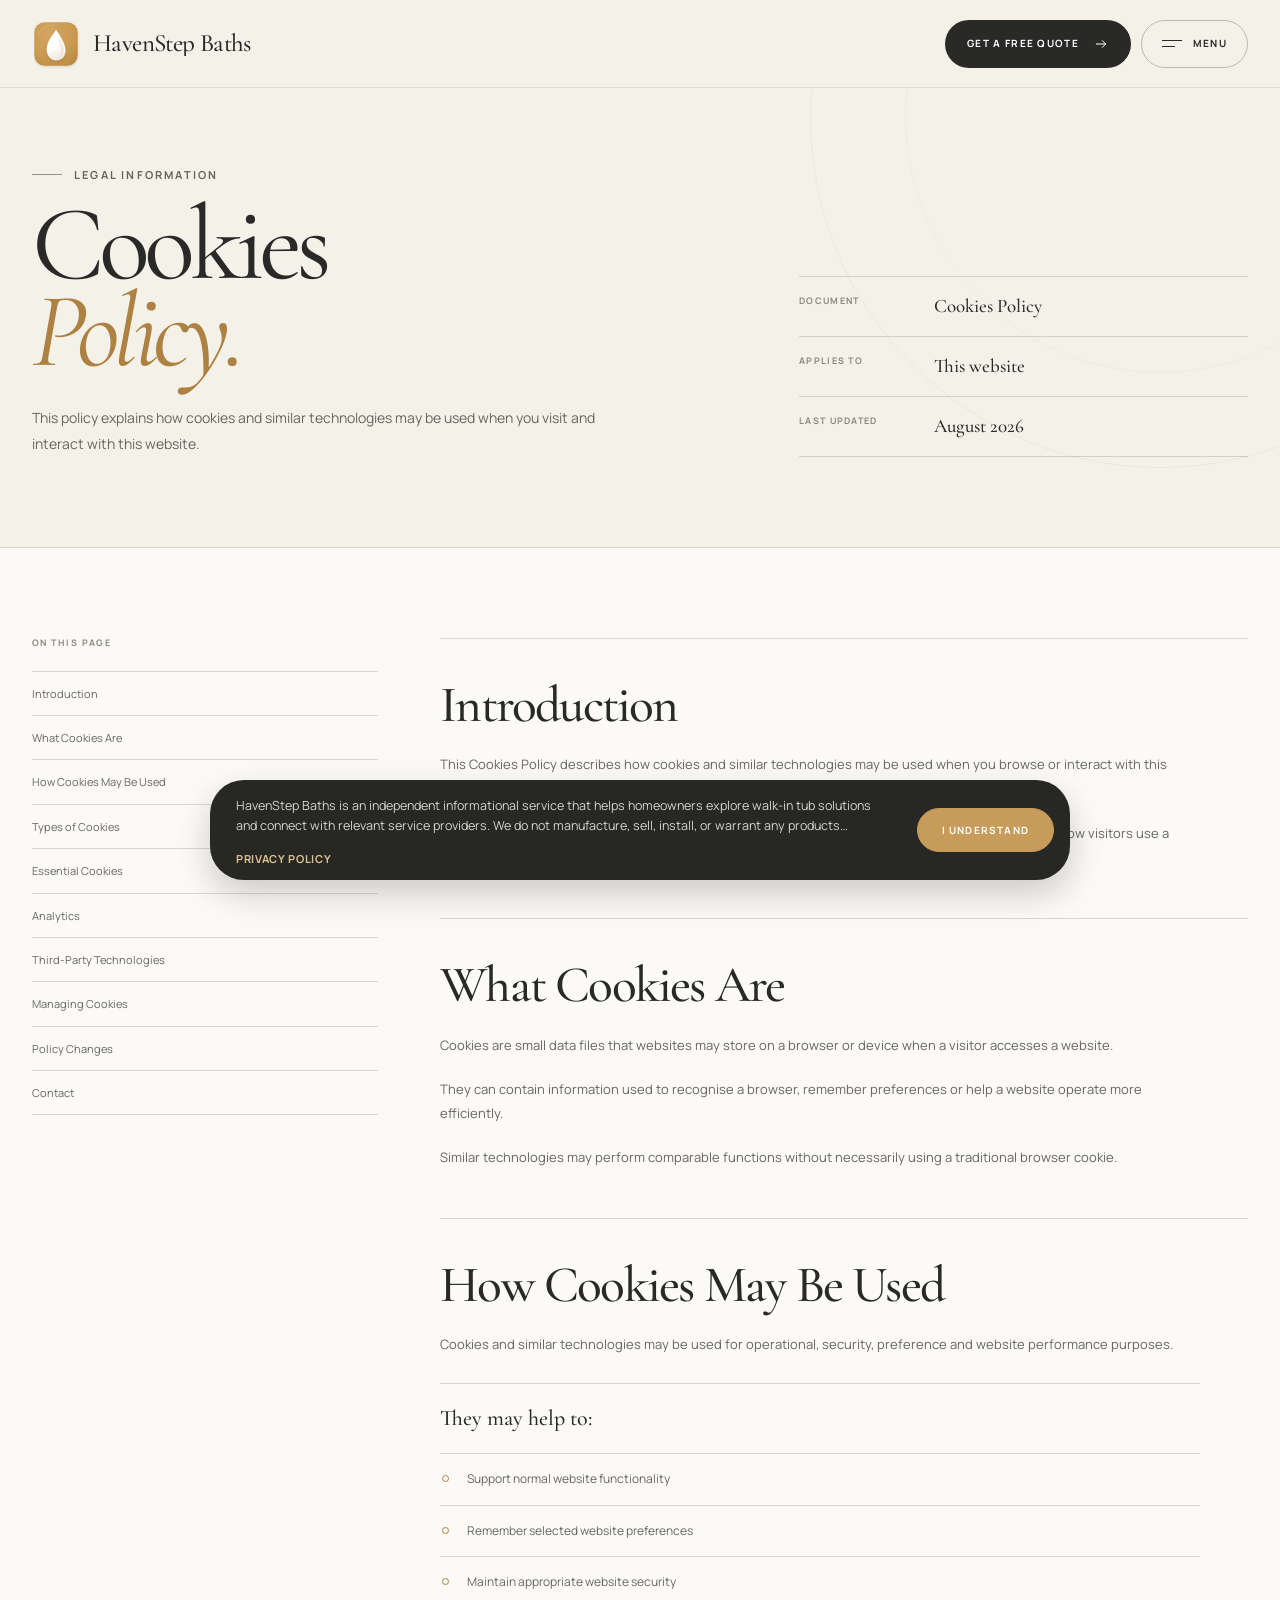
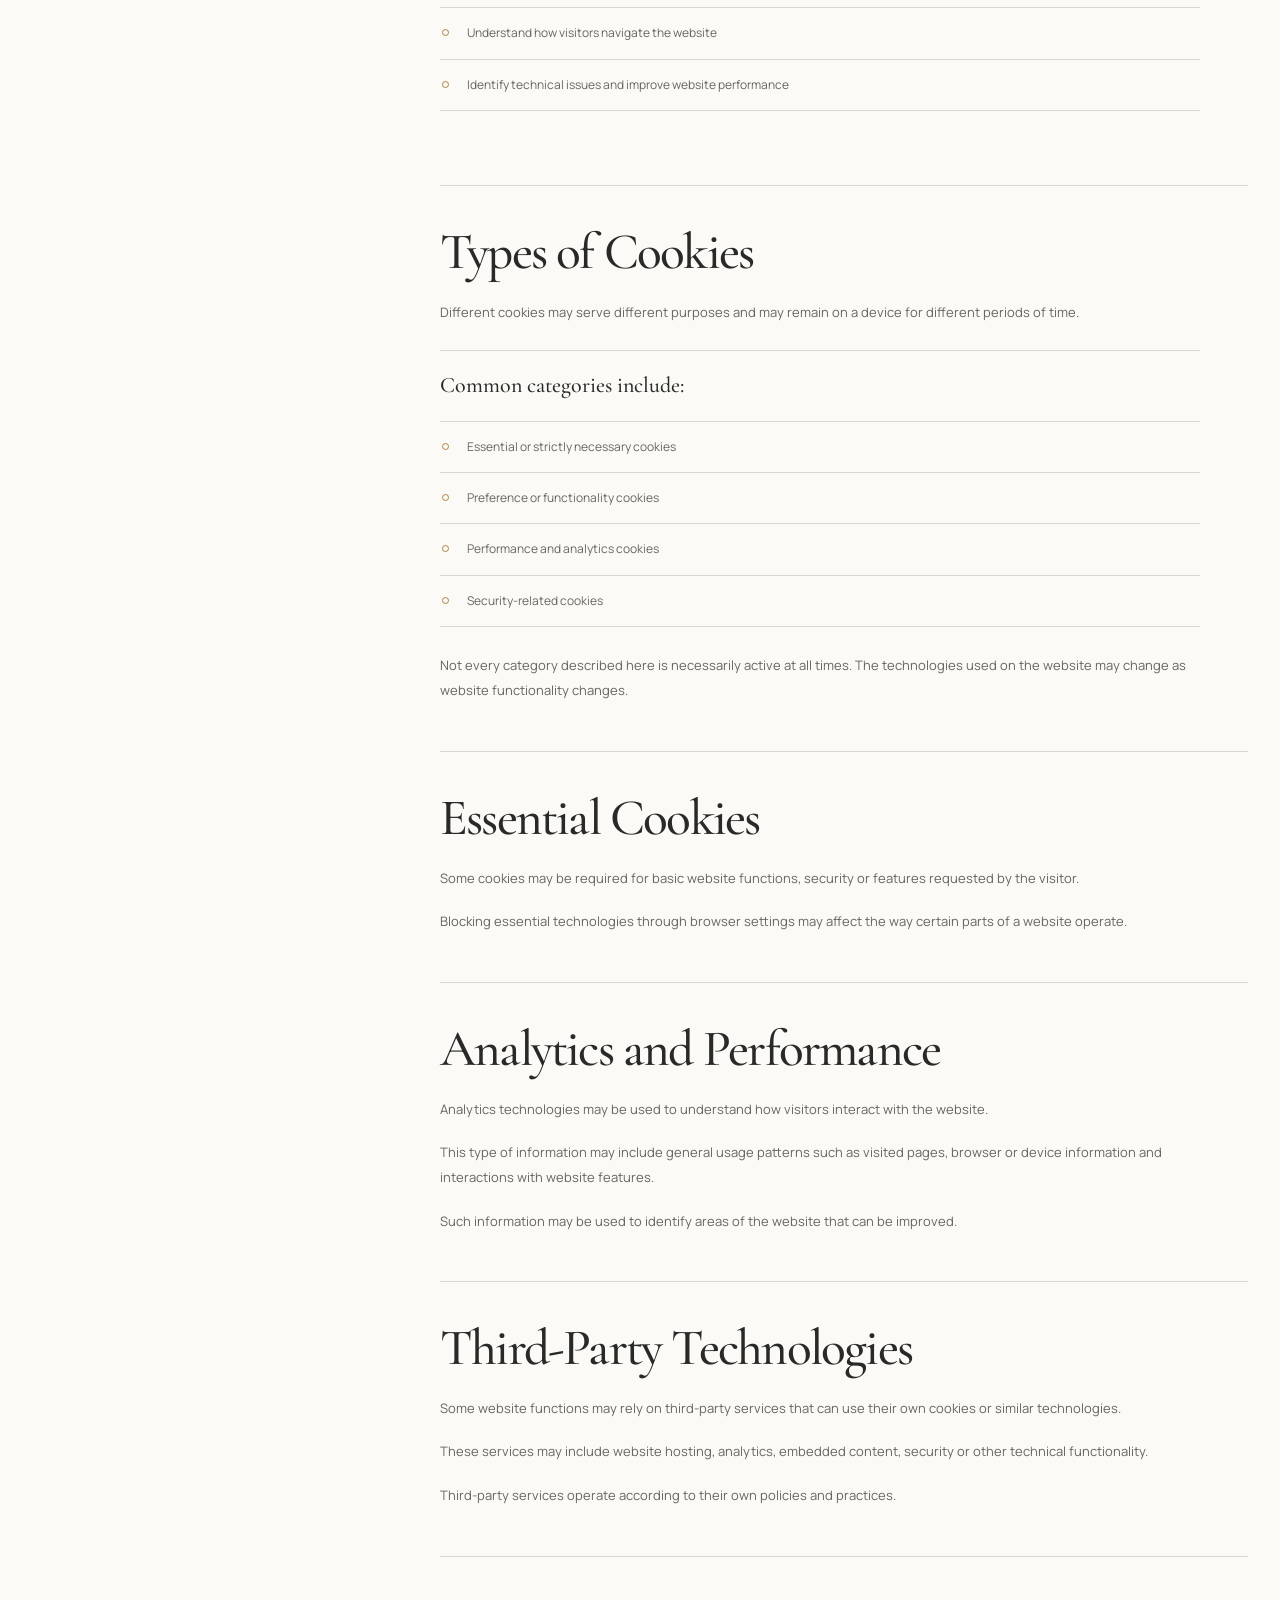
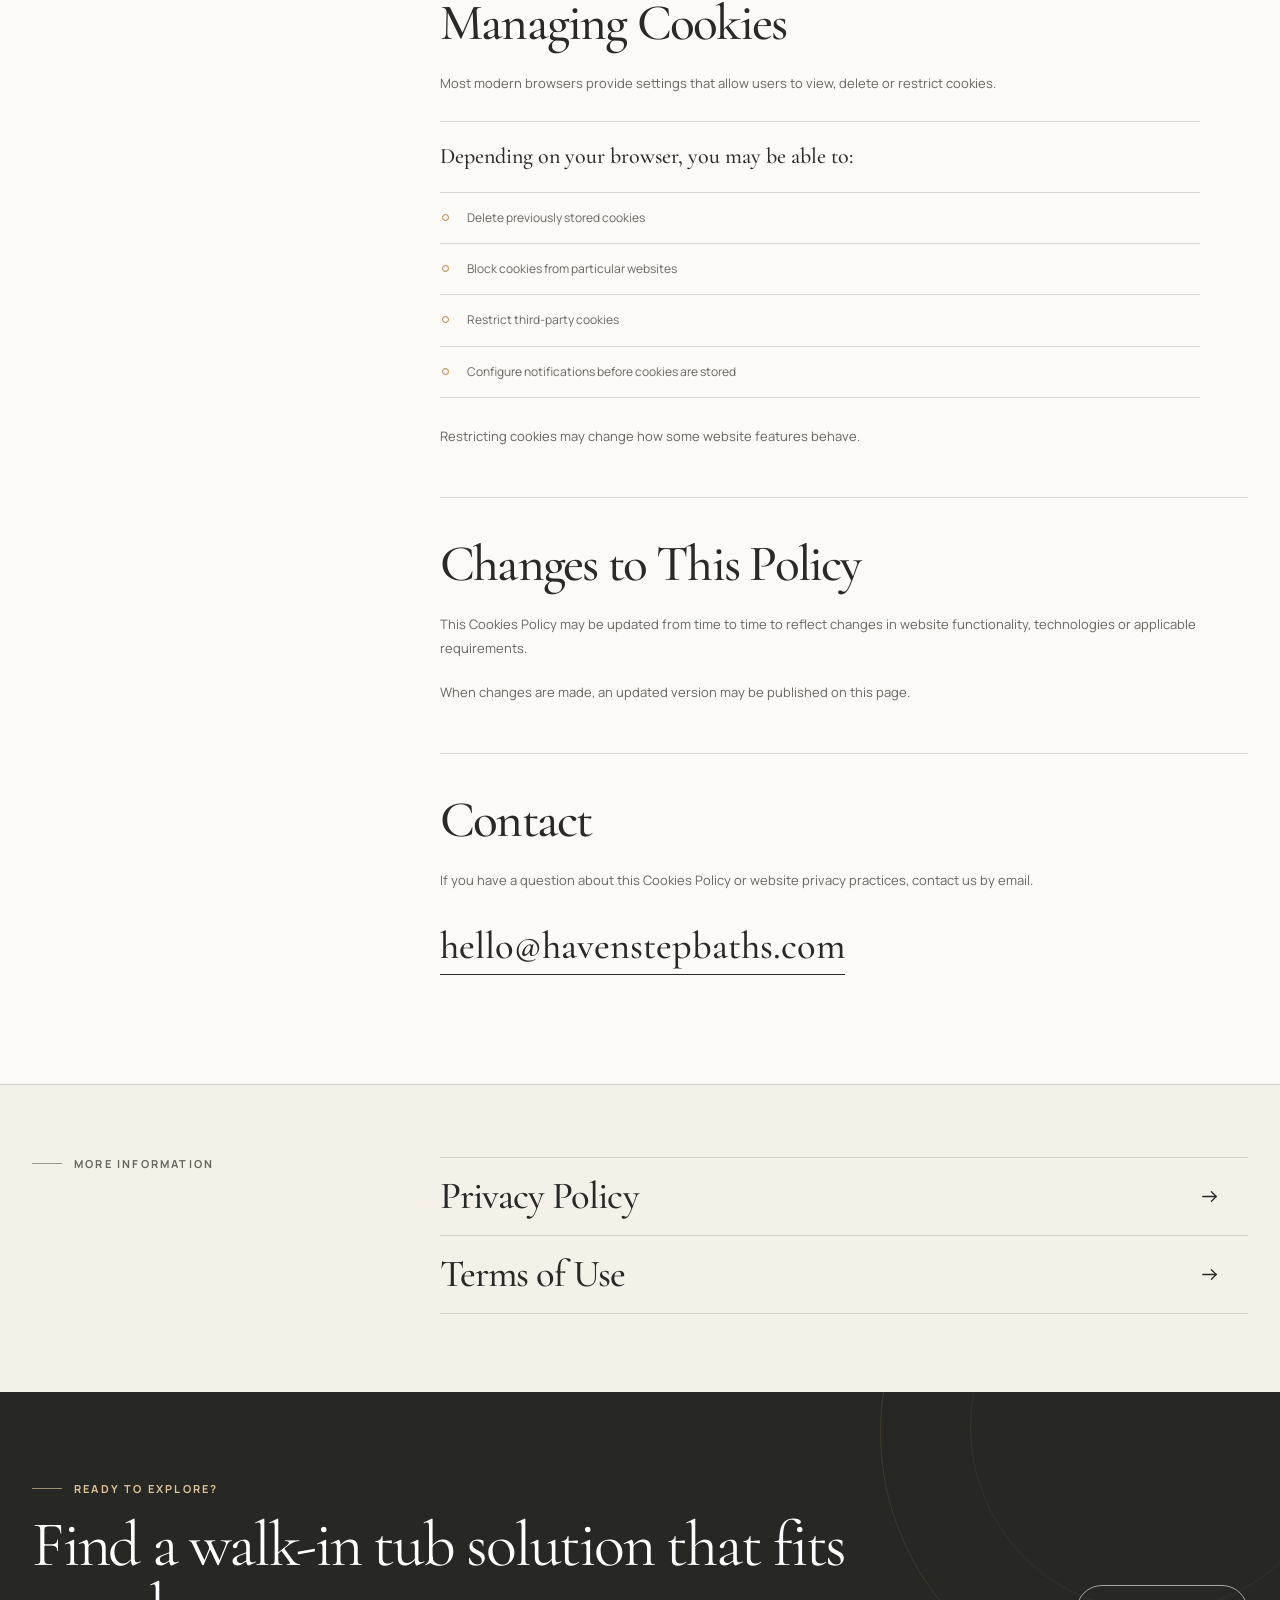
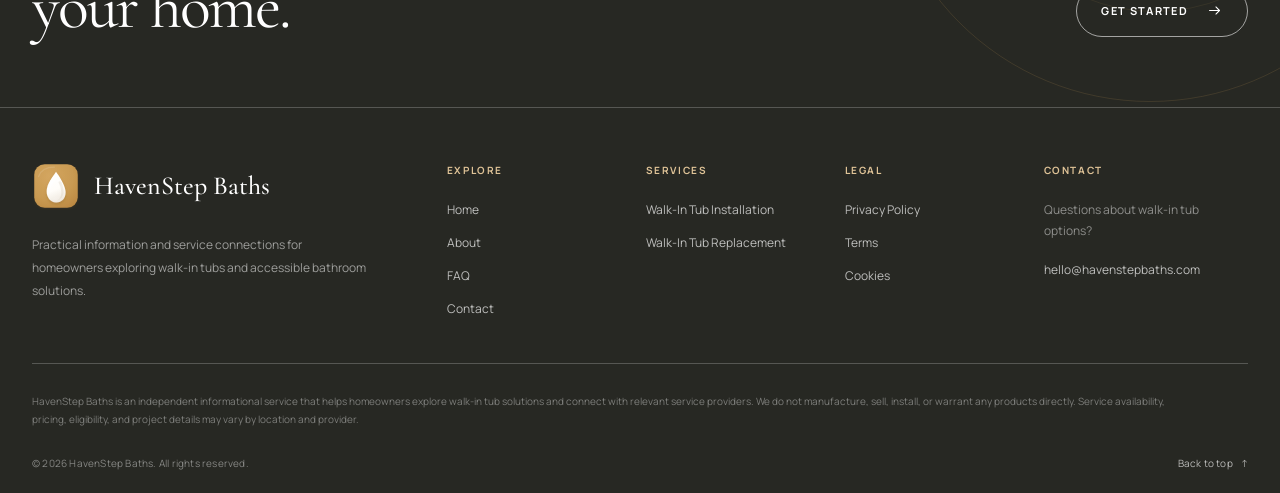
<file: cookies.html>
<!DOCTYPE html>
<html lang="en">
<head>
    <meta charset="UTF-8">

    <meta
        name="viewport"
        content="width=device-width, initial-scale=1.0"
    >

    <meta
        name="description"
        content="Read the Cookies Policy and learn how cookies and similar technologies may be used on this website."
    >

    <title></title>

    <link
        id="site-favicon"
        rel="icon"
        type="image/svg+xml"
        sizes="any"
    >

    <link rel="preconnect" href="https://fonts.googleapis.com">
    <link rel="preconnect" href="https://fonts.gstatic.com" crossorigin>

    <link
        href="https://fonts.googleapis.com/css2?family=Cormorant+Garamond:wght@400;500;600&family=Manrope:wght@400;500;600;700&display=swap"
        rel="stylesheet"
    >

    <link
        rel="stylesheet"
        href="assets/css/global.css"
    >

    <link
        rel="stylesheet"
        href="assets/css/legal.css"
    >
</head>

<body>

    <!-- =========================================================
         HEADER
    ========================================================== -->

    <header class="site-header" data-header>

        <div class="site-header__inner site-container">

            <a
                class="site-brand"
                href="index.html"
                aria-label="Go to homepage"
            >
                <img
                    class="site-brand__logo"
                    alt=""
                    width="52"
                    height="52"
                    data-config-src="logo"
                >

                <span
                    class="site-brand__name"
                    data-config="companyName"
                ></span>
            </a>


            <div class="site-header__actions">

                <button
                    class="header-action header-action--quote"
                    type="button"
                    data-modal-open="quote-modal"
                    aria-controls="quote-modal"
                >
                    <span>Get a Free Quote</span>

                    <svg
                        aria-hidden="true"
                        viewBox="0 0 24 24"
                    >
                        <path d="M5 12h14"></path>
                        <path d="m14 7 5 5-5 5"></path>
                    </svg>
                </button>


                <button
                    class="header-action header-action--menu"
                    type="button"
                    data-menu-toggle
                    aria-label="Open navigation"
                    aria-controls="site-menu"
                    aria-expanded="false"
                >
                    <span
                        class="header-action__menu-lines"
                        aria-hidden="true"
                    >
                        <span></span>
                        <span></span>
                    </span>

                    <span class="header-action__menu-label">
                        Menu
                    </span>
                </button>

            </div>

        </div>

    </header>


    <!-- =========================================================
         SIDE MENU
    ========================================================== -->

    <div
        class="site-menu"
        id="site-menu"
        aria-hidden="true"
        data-menu
    >

        <button
            class="site-menu__backdrop"
            type="button"
            aria-label="Close navigation"
            data-menu-close
        ></button>


        <aside
            class="site-menu__panel"
            aria-label="Website navigation"
        >

            <div class="site-menu__top">

                <a
                    class="site-menu__brand"
                    href="index.html"
                >
                    <img
                        alt=""
                        width="48"
                        height="48"
                        data-config-src="logo"
                    >

                    <span data-config="companyName"></span>
                </a>


                <button
                    class="site-menu__close"
                    type="button"
                    aria-label="Close navigation"
                    data-menu-close
                >
                    <span></span>
                    <span></span>
                </button>

            </div>


            <nav
                class="site-menu__nav"
                aria-label="Main navigation"
            >
                <a href="index.html">
                            Home
                        </a>

                <a href="index.html#about">
                            About
                        </a>

                <a href="walk-in-tub-installation.html">
                            Installation
                        </a>

                <a href="walk-in-tub-replacement.html">
                            Replacement
                        </a>

                <a href="index.html#faq">
                            FAQ
                        </a>

                <a href="index.html#contact">
                            Contact
                        </a>
            </nav>


            <div class="site-menu__bottom">

                <p>
                    Explore practical walk-in tub solutions designed around
                    accessibility, comfort and safer everyday bathing.
                </p>

                <a
                    class="site-menu__email"
                    href=""
                    data-config-href="email"
                    data-config="email"
                ></a>

            </div>

        </aside>

    </div>


    <main>

        <!-- =====================================================
             LEGAL HERO
        ====================================================== -->

        <section
            class="legal-hero"
            aria-labelledby="cookies-title"
        >

            <div class="legal-hero__inner site-container">

                <div
                    class="legal-hero__content"
                >

                    <p class="section-eyebrow">
                        Legal Information
                    </p>

                    <h1
                        class="legal-hero__title"
                        id="cookies-title"
                    >
                        Cookies
                        <em>Policy.</em>
                    </h1>

                    <p class="legal-hero__copy">
                        This policy explains how cookies and similar
                        technologies may be used when you visit and interact
                        with this website.
                    </p>

                </div>


                <div
                    class="legal-hero__meta"
                >

                    <div>
                        <span>Document</span>
                        <strong>Cookies Policy</strong>
                    </div>

                    <div>
                        <span>Applies to</span>
                        <strong>This website</strong>
                    </div>

                    <div>
                        <span>Last updated</span>
                        <strong>August 2026</strong>
                    </div>

                </div>

            </div>

        </section>


        <!-- =====================================================
             LEGAL CONTENT
        ====================================================== -->

        <section class="legal-content">

            <div class="legal-content__inner site-container">

                <!-- =============================================
                     SIDE NAVIGATION
                ============================================== -->

                <aside
                    class="legal-nav"
                >

                    <p class="legal-nav__label">
                        On this page
                    </p>


                    <nav aria-label="Cookies policy sections">

                        <a href="#cookies-introduction">
                            Introduction
                        </a>

                        <a href="#cookies-what">
                            What Cookies Are
                        </a>

                        <a href="#cookies-use">
                            How Cookies May Be Used
                        </a>

                        <a href="#cookies-types">
                            Types of Cookies
                        </a>

                        <a href="#cookies-essential">
                            Essential Cookies
                        </a>

                        <a href="#cookies-analytics">
                            Analytics
                        </a>

                        <a href="#cookies-third-party">
                            Third-Party Technologies
                        </a>

                        <a href="#cookies-control">
                            Managing Cookies
                        </a>

                        <a href="#cookies-changes">
                            Policy Changes
                        </a>

                        <a href="#cookies-contact">
                            Contact
                        </a>

                    </nav>

                </aside>


                <!-- =============================================
                     ARTICLE
                ============================================== -->

                <article
                    class="legal-article"
                >
                    <section
                        class="legal-section"
                        id="cookies-introduction"
                    >

                        <div class="legal-section__body">

                            <h2>
                                Introduction
                            </h2>

                            <p>
                                This Cookies Policy describes how cookies and
                                similar technologies may be used when you browse
                                or interact with this website.
                            </p>

                            <p>
                                Cookies can support website functionality,
                                remember certain settings and provide
                                information about how visitors use a website.
                            </p>

                        </div>

                    </section>
                    <section
                        class="legal-section"
                        id="cookies-what"
                    >

                        <div class="legal-section__body">

                            <h2>
                                What Cookies Are
                            </h2>

                            <p>
                                Cookies are small data files that websites may
                                store on a browser or device when a visitor
                                accesses a website.
                            </p>

                            <p>
                                They can contain information used to recognise
                                a browser, remember preferences or help a
                                website operate more efficiently.
                            </p>

                            <p>
                                Similar technologies may perform comparable
                                functions without necessarily using a
                                traditional browser cookie.
                            </p>

                        </div>

                    </section>
                    <section
                        class="legal-section"
                        id="cookies-use"
                    >

                        <div class="legal-section__body">

                            <h2>
                                How Cookies May Be Used
                            </h2>

                            <p>
                                Cookies and similar technologies may be used for
                                operational, security, preference and website
                                performance purposes.
                            </p>


                            <div class="legal-list">

                                <h3>
                                    They may help to:
                                </h3>

                                <ul>
                                    <li>
                                        Support normal website functionality
                                    </li>

                                    <li>
                                        Remember selected website preferences
                                    </li>

                                    <li>
                                        Maintain appropriate website security
                                    </li>

                                    <li>
                                        Understand how visitors navigate the
                                        website
                                    </li>

                                    <li>
                                        Identify technical issues and improve
                                        website performance
                                    </li>
                                </ul>

                            </div>

                        </div>

                    </section>
                    <section
                        class="legal-section"
                        id="cookies-types"
                    >

                        <div class="legal-section__body">

                            <h2>
                                Types of Cookies
                            </h2>

                            <p>
                                Different cookies may serve different purposes
                                and may remain on a device for different periods
                                of time.
                            </p>


                            <div class="legal-list">

                                <h3>
                                    Common categories include:
                                </h3>

                                <ul>
                                    <li>
                                        Essential or strictly necessary cookies
                                    </li>

                                    <li>
                                        Preference or functionality cookies
                                    </li>

                                    <li>
                                        Performance and analytics cookies
                                    </li>

                                    <li>
                                        Security-related cookies
                                    </li>
                                </ul>

                            </div>

                            <p>
                                Not every category described here is necessarily
                                active at all times. The technologies used on
                                the website may change as website functionality
                                changes.
                            </p>

                        </div>

                    </section>
                    <section
                        class="legal-section"
                        id="cookies-essential"
                    >

                        <div class="legal-section__body">

                            <h2>
                                Essential Cookies
                            </h2>

                            <p>
                                Some cookies may be required for basic website
                                functions, security or features requested by the
                                visitor.
                            </p>

                            <p>
                                Blocking essential technologies through browser
                                settings may affect the way certain parts of a
                                website operate.
                            </p>

                        </div>

                    </section>
                    <section
                        class="legal-section"
                        id="cookies-analytics"
                    >

                        <div class="legal-section__body">

                            <h2>
                                Analytics and Performance
                            </h2>

                            <p>
                                Analytics technologies may be used to understand
                                how visitors interact with the website.
                            </p>

                            <p>
                                This type of information may include general
                                usage patterns such as visited pages, browser or
                                device information and interactions with
                                website features.
                            </p>

                            <p>
                                Such information may be used to identify areas
                                of the website that can be improved.
                            </p>

                        </div>

                    </section>
                    <section
                        class="legal-section"
                        id="cookies-third-party"
                    >

                        <div class="legal-section__body">

                            <h2>
                                Third-Party Technologies
                            </h2>

                            <p>
                                Some website functions may rely on third-party
                                services that can use their own cookies or
                                similar technologies.
                            </p>

                            <p>
                                These services may include website hosting,
                                analytics, embedded content, security or other
                                technical functionality.
                            </p>

                            <p>
                                Third-party services operate according to their
                                own policies and practices.
                            </p>

                        </div>

                    </section>
                    <section
                        class="legal-section"
                        id="cookies-control"
                    >

                        <div class="legal-section__body">

                            <h2>
                                Managing Cookies
                            </h2>

                            <p>
                                Most modern browsers provide settings that allow
                                users to view, delete or restrict cookies.
                            </p>


                            <div class="legal-list">

                                <h3>
                                    Depending on your browser, you may be able to:
                                </h3>

                                <ul>
                                    <li>
                                        Delete previously stored cookies
                                    </li>

                                    <li>
                                        Block cookies from particular websites
                                    </li>

                                    <li>
                                        Restrict third-party cookies
                                    </li>

                                    <li>
                                        Configure notifications before cookies
                                        are stored
                                    </li>
                                </ul>

                            </div>

                            <p>
                                Restricting cookies may change how some website
                                features behave.
                            </p>

                        </div>

                    </section>
                    <section
                        class="legal-section"
                        id="cookies-changes"
                    >

                        <div class="legal-section__body">

                            <h2>
                                Changes to This Policy
                            </h2>

                            <p>
                                This Cookies Policy may be updated from time to
                                time to reflect changes in website
                                functionality, technologies or applicable
                                requirements.
                            </p>

                            <p>
                                When changes are made, an updated version may be
                                published on this page.
                            </p>

                        </div>

                    </section>
                    <section
                        class="legal-section legal-section--contact"
                        id="cookies-contact"
                    >

                        <div class="legal-section__body">

                            <h2>
                                Contact
                            </h2>

                            <p>
                                If you have a question about this Cookies Policy
                                or website privacy practices, contact us by
                                email.
                            </p>


                            <a
                                class="legal-contact-link"
                                href=""
                                data-config-href="email"
                                data-config="email"
                            ></a>

                        </div>

                    </section>

                </article>

            </div>

        </section>


        <!-- =====================================================
             MORE LEGAL
        ====================================================== -->

        <section class="legal-next">

            <div class="legal-next__inner site-container">

                <p class="section-eyebrow">
                    More Information
                </p>


                <div class="legal-next__links">

                    <a
                        class="legal-next__link"
                        href="privacy-policy.html"
                    >
                        <span>
                            Privacy Policy
                        </span>

                        <svg
                            aria-hidden="true"
                            viewBox="0 0 24 24"
                        >
                            <path d="M5 12h14"></path>
                            <path d="m14 7 5 5-5 5"></path>
                        </svg>
                    </a>


                    <a
                        class="legal-next__link"
                        href="terms.html"
                    >
                        <span>
                            Terms of Use
                        </span>

                        <svg
                            aria-hidden="true"
                            viewBox="0 0 24 24"
                        >
                            <path d="M5 12h14"></path>
                            <path d="m14 7 5 5-5 5"></path>
                        </svg>
                    </a>

                </div>

            </div>

        </section>

    </main>


    <!-- =========================================================
         FOOTER
    ========================================================== -->

    <footer class="site-footer">

        <div class="site-footer__top">

            <div class="site-container">

                <div class="site-footer__cta">

                    <p class="section-eyebrow section-eyebrow--gold">
                        Ready to Explore?
                    </p>

                    <h2>
                        Find a walk-in tub solution
                        that fits your home.
                    </h2>

                    <button
                        class="button button--outline-light"
                        type="button"
                        data-modal-open="quote-modal"
                    >
                        Get Started

                        <svg
                            aria-hidden="true"
                            viewBox="0 0 24 24"
                        >
                            <path d="M5 12h14"></path>
                            <path d="m14 7 5 5-5 5"></path>
                        </svg>
                    </button>

                </div>

            </div>

        </div>


        <div class="site-footer__main">

            <div class="site-footer__grid site-container">

                <div class="site-footer__brand-column">

                    <a
                        class="site-footer__brand"
                        href="index.html"
                    >
                        <img
                            alt=""
                            width="54"
                            height="54"
                            data-config-src="logo"
                        >

                        <span data-config="companyName"></span>
                    </a>

                    <p>
                        Practical information and service connections for
                        homeowners exploring walk-in tubs and accessible
                        bathroom solutions.
                    </p>

                </div>


                <div class="site-footer__column">

                    <h3>Explore</h3>

                    <nav aria-label="Footer navigation">
                        <a href="index.html">Home</a>
                        <a href="index.html#about">About</a>
                        <a href="index.html#faq">FAQ</a>
                        <a href="index.html#contact">Contact</a>
                    </nav>

                </div>


                <div class="site-footer__column">

                    <h3>Services</h3>

                    <nav aria-label="Service navigation">

                        <a href="walk-in-tub-installation.html">
                            Walk-In Tub Installation
                        </a>

                        <a href="walk-in-tub-replacement.html">
                            Walk-In Tub Replacement
                        </a>

                    </nav>

                </div>


                <div class="site-footer__column">

                    <h3>Legal</h3>

                    <nav aria-label="Legal navigation">

                        <a href="privacy-policy.html">
                            Privacy Policy
                        </a>

                        <a href="terms.html">
                            Terms
                        </a>

                        <a href="cookies.html">
                            Cookies
                        </a>

                    </nav>

                </div>


                <div class="site-footer__column site-footer__contact">

                    <h3>Contact</h3>

                    <p>
                        Questions about walk-in tub options?
                    </p>

                    <a
                        href=""
                        data-config-href="email"
                        data-config="email"
                    ></a>

                </div>

            </div>


            <div class="site-footer__legal site-container">

                <p
                    class="site-footer__disclaimer"
                    data-config="disclaimer"
                ></p>


                <div class="site-footer__copyright">

                    <p>
                        ©
                        <span data-current-year></span>
                        <span data-config="companyName"></span>.
                        All rights reserved.
                    </p>

                    <a href="#top" data-scroll-top>
                        Back to top
                        <span aria-hidden="true">↑</span>
                    </a>

                </div>

            </div>

        </div>

    </footer>


    <!-- =========================================================
         QUOTE MODAL
    ========================================================== -->

    <div
        class="modal"
        id="quote-modal"
        role="dialog"
        aria-modal="true"
        aria-labelledby="quote-modal-title"
        aria-hidden="true"
        data-modal
    >

        <button
            class="modal__backdrop"
            type="button"
            aria-label="Close form"
            data-modal-close
        ></button>


        <div class="modal__panel">

            <div class="modal__top">

                <div>

                    <p class="section-eyebrow">
                        Tell Us About Your Project
                    </p>

                    <h2 id="quote-modal-title">
                        Explore your
                        walk-in tub options.
                    </h2>

                </div>


                <button
                    class="modal__close"
                    type="button"
                    aria-label="Close form"
                    data-modal-close
                >
                    <span></span>
                    <span></span>
                </button>

            </div>


            <form
                class="modal-form"
                action="contact.php"
                method="post"
                data-contact-form
            >

                <input
                    type="hidden"
                    name="form_source"
                    value="cookies-page-modal"
                >


                <div class="form-field">

                    <label for="modal-name">
                        Your name
                    </label>

                    <input
                        id="modal-name"
                        name="name"
                        type="text"
                        autocomplete="name"
                        required
                    >

                </div>


                <div class="form-field">

                    <label for="modal-email">
                        Email address
                    </label>

                    <input
                        id="modal-email"
                        name="email"
                        type="email"
                        autocomplete="email"
                        required
                    >

                </div>


                <div class="form-field">

                    <label for="modal-postcode">
                        ZIP / Postal code
                    </label>

                    <input
                        id="modal-postcode"
                        name="postcode"
                        type="text"
                        autocomplete="postal-code"
                    >

                </div>


                <div class="form-field">

                    <label for="modal-service">
                        Interested in
                    </label>

                    <select
                        id="modal-service"
                        name="service"
                        required
                    >
                        <option
                            value=""
                            selected
                            disabled
                        >
                            Select an option
                        </option>

                        <option value="walk-in-tub">
                            Walk-in tub
                        </option>

                        <option value="installation">
                            Installation
                        </option>

                        <option value="replacement">
                            Replacement
                        </option>

                        <option value="features">
                            Feature comparison
                        </option>
                    </select>

                </div>


                <div class="form-field form-field--full">

                    <label for="modal-message">
                        Project details
                    </label>

                    <textarea
                        id="modal-message"
                        name="message"
                        rows="4"
                    ></textarea>

                </div>


                <button
                    class="button button--gold"
                    type="submit"
                >
                    Send Request

                    <svg
                        aria-hidden="true"
                        viewBox="0 0 24 24"
                    >
                        <path d="M5 12h14"></path>
                        <path d="m14 7 5 5-5 5"></path>
                    </svg>
                </button>


                <div
                    class="form-status"
                    role="status"
                    aria-live="polite"
                    data-form-status
                ></div>

            </form>

        </div>

    </div>


    <!-- =========================================================
         LEGAL CONFIRMATION
    ========================================================== -->

    <div
        class="legal-confirmation"
        id="legal-confirmation"
        role="region"
        aria-label="Legal confirmation"
        data-legal-confirmation
    >

        <div class="legal-confirmation__inner">

            <div class="legal-confirmation__content">

                <p class="legal-confirmation__text">
                    <span data-config="disclaimer"></span>
                </p>

                <a
                    class="legal-confirmation__link"
                    href="privacy-policy.html"
                >
                    Privacy Policy
                </a>

            </div>


            <button
                class="button button--gold legal-confirmation__button"
                type="button"
                data-legal-confirm
            >
                I Understand
            </button>

        </div>

    </div>


    <!-- =========================================================
         SCRIPTS
    ========================================================== -->

    <script src="config/config.js"></script>

    <script src="assets/js/global.js"></script>
    <script src="assets/js/legal.js"></script>

</body>
</html>
</file>
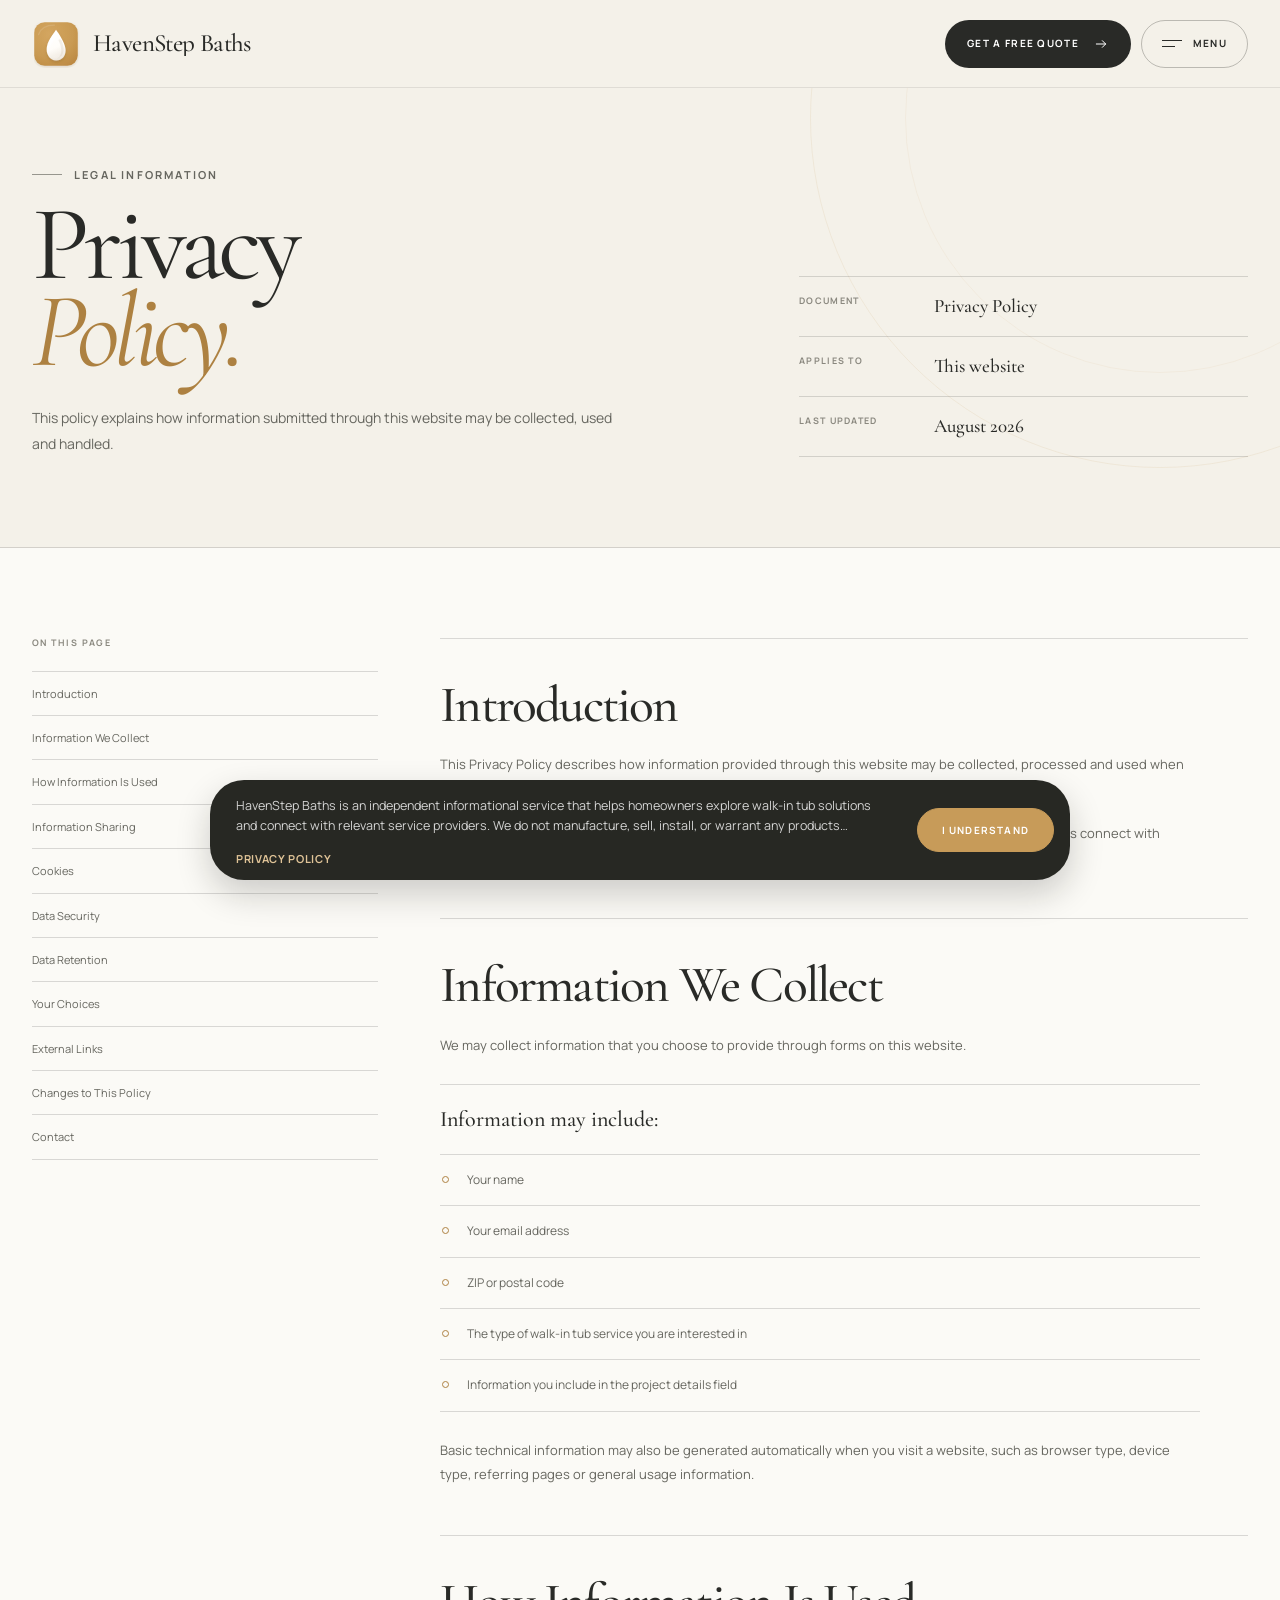
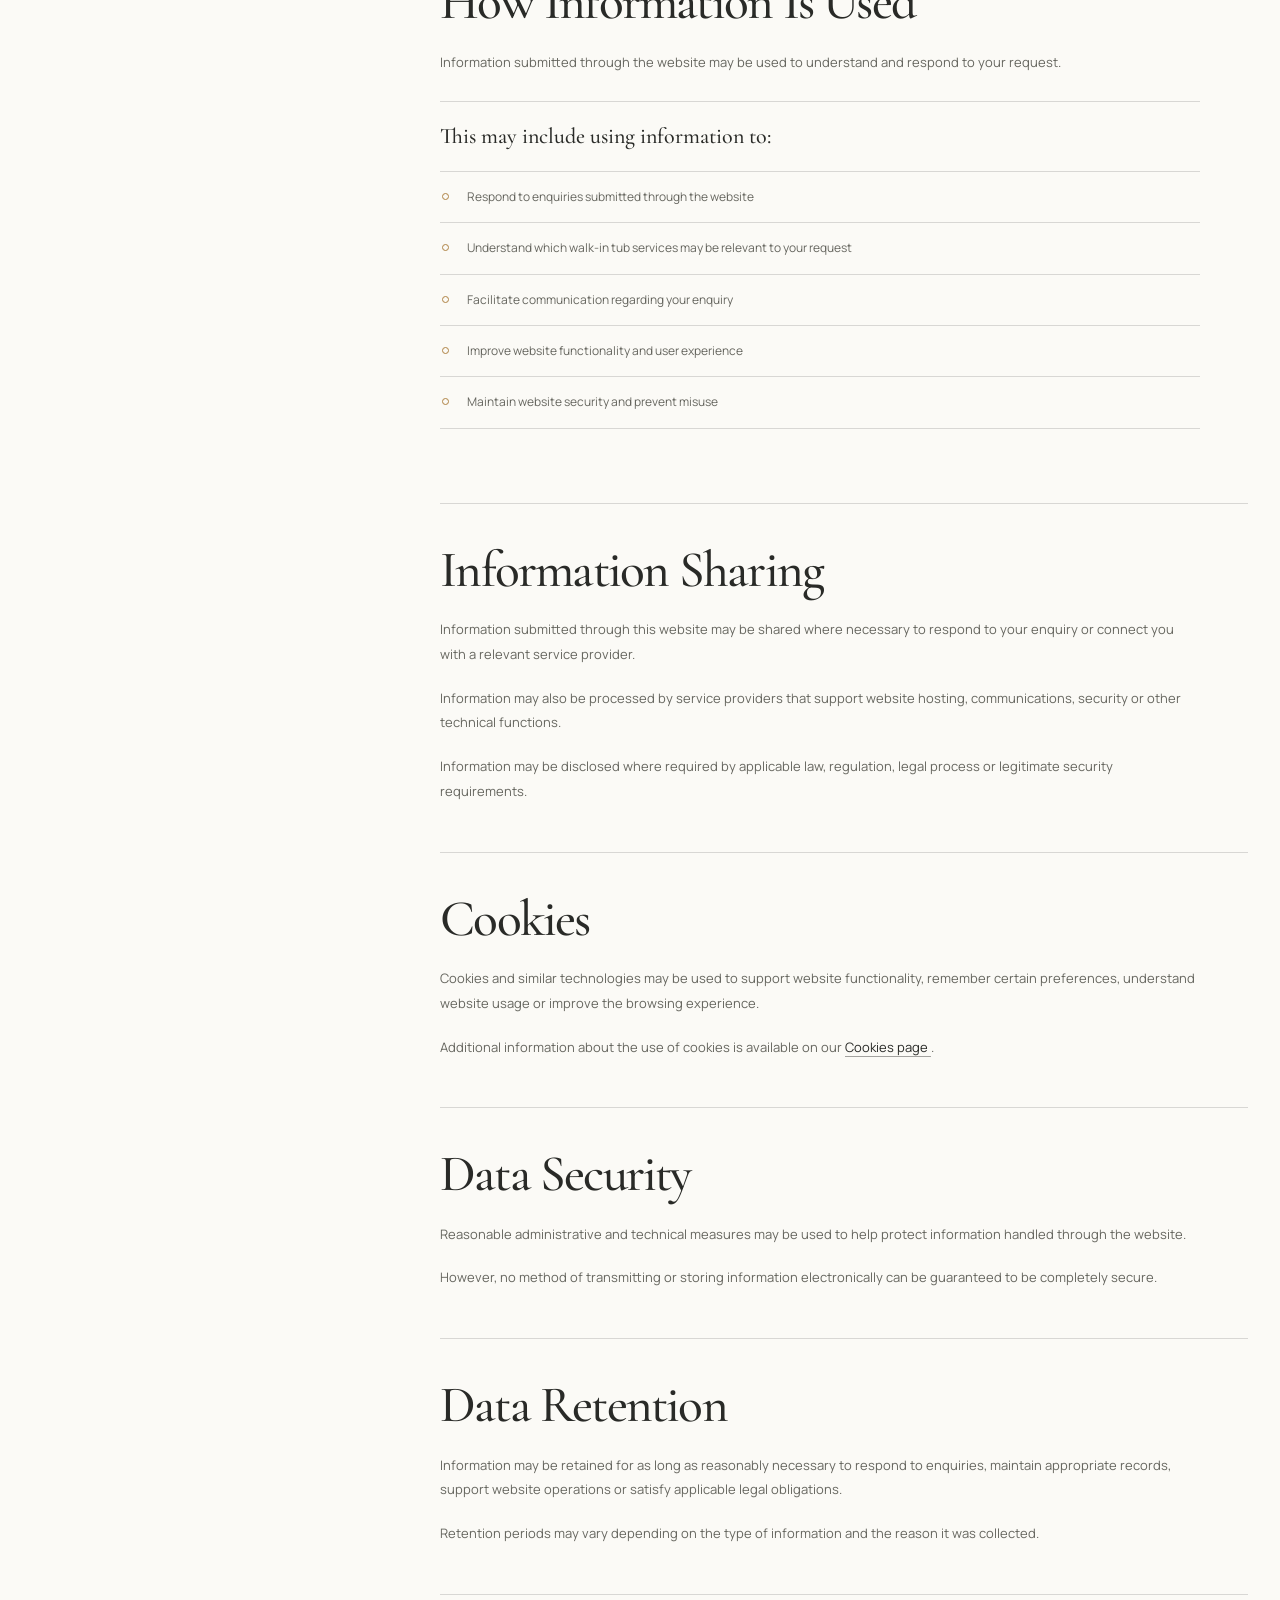
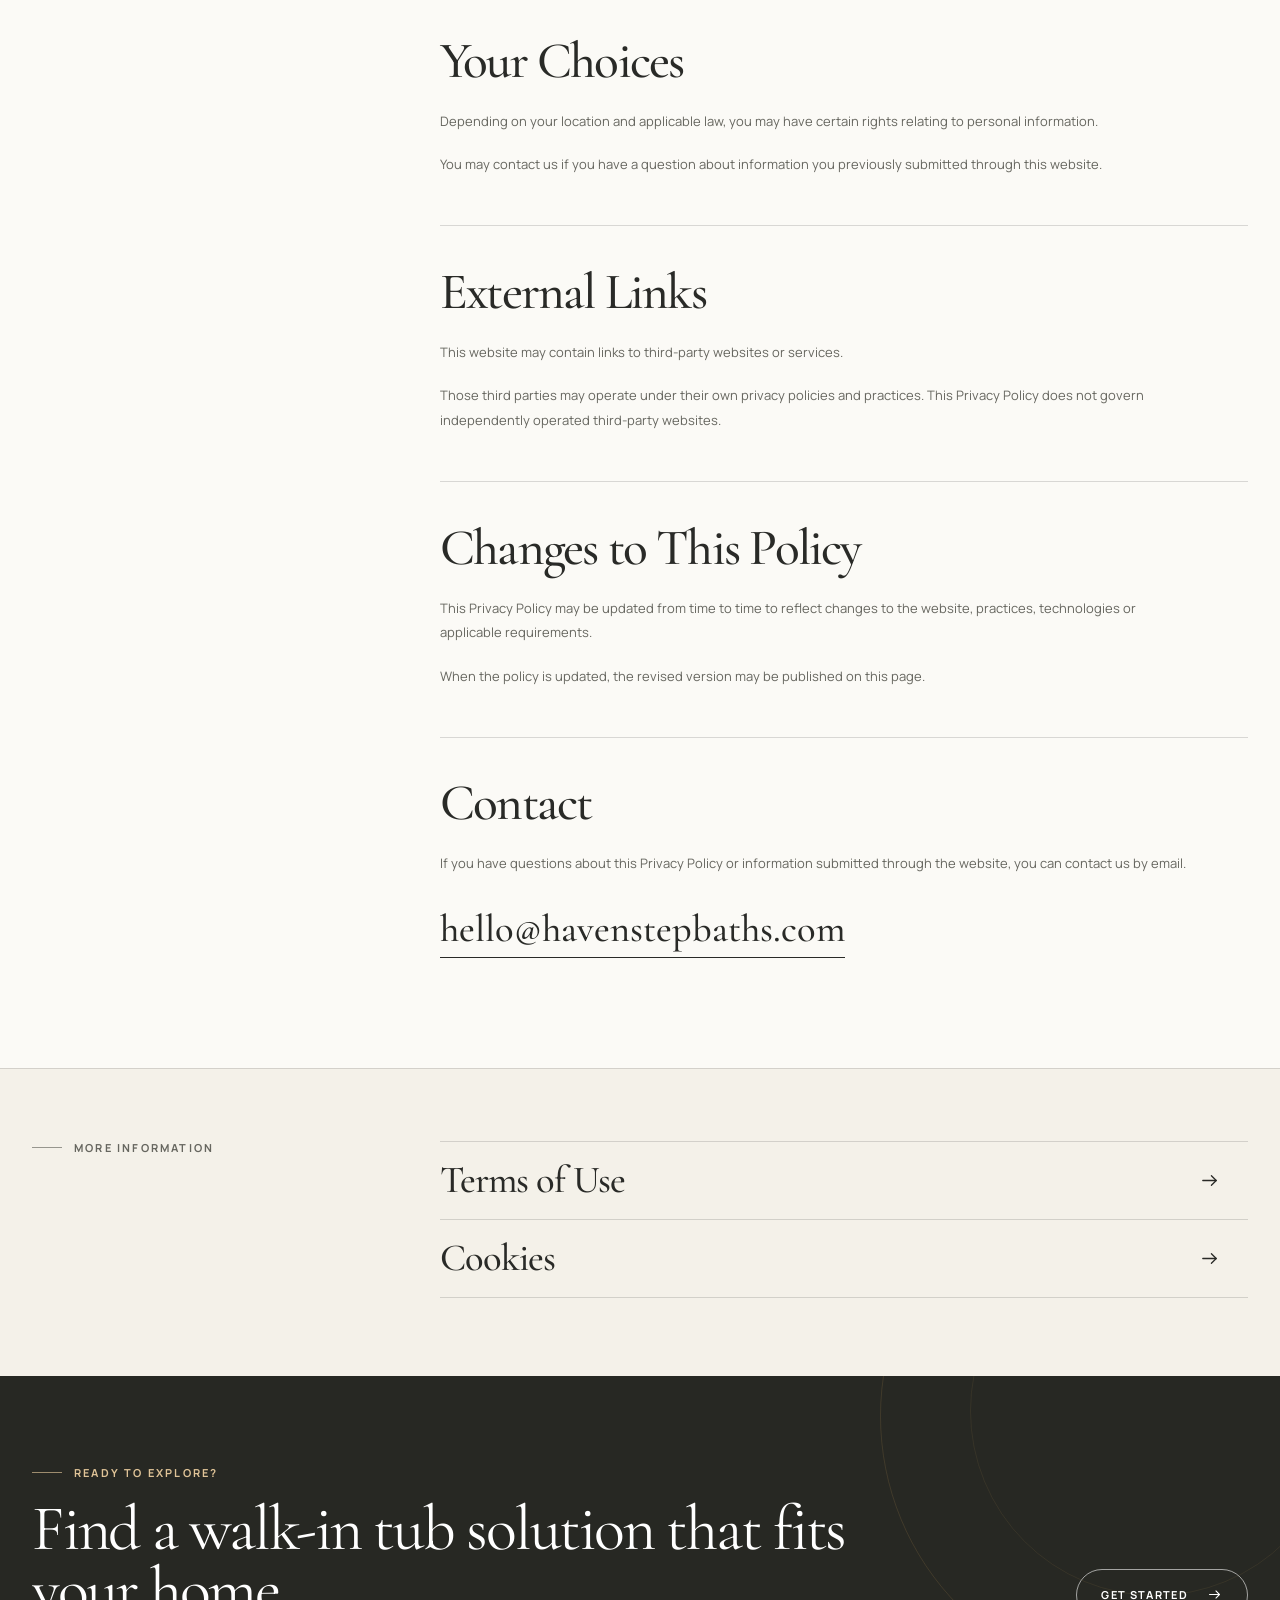
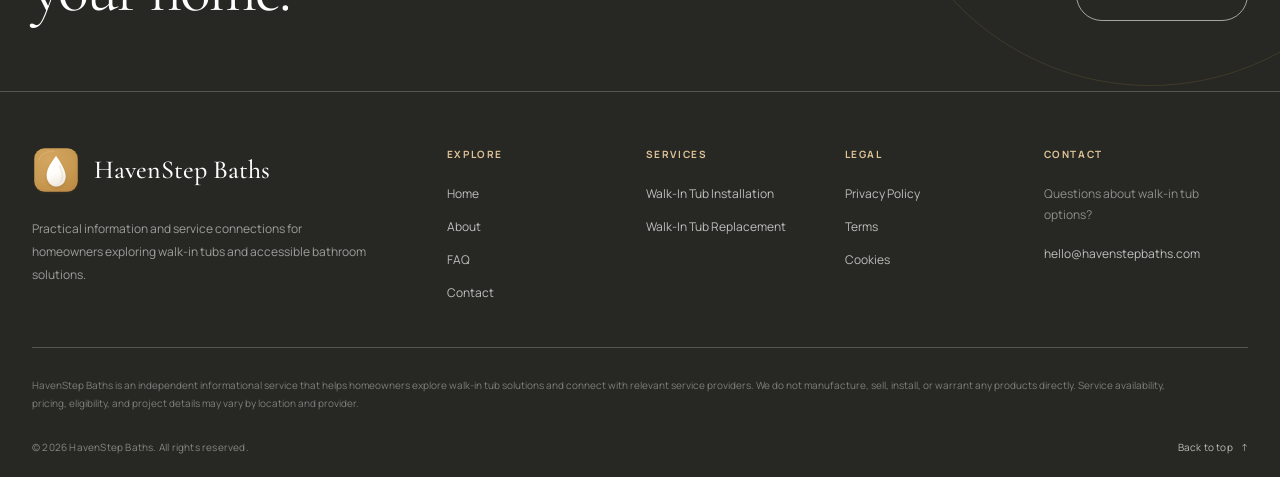
<file: privacy-policy.html>
<!DOCTYPE html>
<html lang="en">
<head>
    <meta charset="UTF-8">

    <meta
        name="viewport"
        content="width=device-width, initial-scale=1.0"
    >

    <meta
        name="description"
        content="Read the privacy policy and learn how information submitted through this website may be collected, used and handled."
    >

    <title></title>

    <link
        id="site-favicon"
        rel="icon"
        type="image/svg+xml"
        sizes="any"
    >

    <link rel="preconnect" href="https://fonts.googleapis.com">
    <link rel="preconnect" href="https://fonts.gstatic.com" crossorigin>

    <link
        href="https://fonts.googleapis.com/css2?family=Cormorant+Garamond:wght@400;500;600&family=Manrope:wght@400;500;600;700&display=swap"
        rel="stylesheet"
    >

    <link
        rel="stylesheet"
        href="assets/css/global.css"
    >

    <link
        rel="stylesheet"
        href="assets/css/legal.css"
    >
</head>

<body>

    <!-- =========================================================
         HEADER
    ========================================================== -->

    <header class="site-header" data-header>

        <div class="site-header__inner site-container">

            <a
                class="site-brand"
                href="index.html"
                aria-label="Go to homepage"
            >
                <img
                    class="site-brand__logo"
                    alt=""
                    width="52"
                    height="52"
                    data-config-src="logo"
                >

                <span
                    class="site-brand__name"
                    data-config="companyName"
                ></span>
            </a>


            <div class="site-header__actions">

                <button
                    class="header-action header-action--quote"
                    type="button"
                    data-modal-open="quote-modal"
                    aria-controls="quote-modal"
                >
                    <span>Get a Free Quote</span>

                    <svg
                        aria-hidden="true"
                        viewBox="0 0 24 24"
                    >
                        <path d="M5 12h14"></path>
                        <path d="m14 7 5 5-5 5"></path>
                    </svg>
                </button>


                <button
                    class="header-action header-action--menu"
                    type="button"
                    data-menu-toggle
                    aria-label="Open navigation"
                    aria-controls="site-menu"
                    aria-expanded="false"
                >
                    <span
                        class="header-action__menu-lines"
                        aria-hidden="true"
                    >
                        <span></span>
                        <span></span>
                    </span>

                    <span class="header-action__menu-label">
                        Menu
                    </span>
                </button>

            </div>

        </div>

    </header>


    <!-- =========================================================
         SIDE MENU
    ========================================================== -->

    <div
        class="site-menu"
        id="site-menu"
        aria-hidden="true"
        data-menu
    >

        <button
            class="site-menu__backdrop"
            type="button"
            aria-label="Close navigation"
            data-menu-close
        ></button>


        <aside
            class="site-menu__panel"
            aria-label="Website navigation"
        >

            <div class="site-menu__top">

                <a
                    class="site-menu__brand"
                    href="index.html"
                >
                    <img
                        alt=""
                        width="48"
                        height="48"
                        data-config-src="logo"
                    >

                    <span data-config="companyName"></span>
                </a>


                <button
                    class="site-menu__close"
                    type="button"
                    aria-label="Close navigation"
                    data-menu-close
                >
                    <span></span>
                    <span></span>
                </button>

            </div>


            <nav
                class="site-menu__nav"
                aria-label="Main navigation"
            >
                <a href="index.html">
                            Home
                        </a>

                <a href="index.html#about">
                            About
                        </a>

                <a href="walk-in-tub-installation.html">
                            Installation
                        </a>

                <a href="walk-in-tub-replacement.html">
                            Replacement
                        </a>

                <a href="index.html#faq">
                            FAQ
                        </a>

                <a href="index.html#contact">
                            Contact
                        </a>
            </nav>


            <div class="site-menu__bottom">

                <p>
                    Explore practical walk-in tub solutions designed around
                    accessibility, comfort and safer everyday bathing.
                </p>

                <a
                    class="site-menu__email"
                    href=""
                    data-config-href="email"
                    data-config="email"
                ></a>

            </div>

        </aside>

    </div>


    <main>

        <!-- =====================================================
             LEGAL HERO
        ====================================================== -->

        <section
            class="legal-hero"
            aria-labelledby="privacy-title"
        >

            <div class="legal-hero__inner site-container">

                <div
                    class="legal-hero__content"
                >

                    <p class="section-eyebrow">
                        Legal Information
                    </p>

                    <h1
                        class="legal-hero__title"
                        id="privacy-title"
                    >
                        Privacy
                        <em>Policy.</em>
                    </h1>

                    <p class="legal-hero__copy">
                        This policy explains how information submitted through
                        this website may be collected, used and handled.
                    </p>

                </div>


                <div
                    class="legal-hero__meta"
                >

                    <div>
                        <span>Document</span>
                        <strong>Privacy Policy</strong>
                    </div>

                    <div>
                        <span>Applies to</span>
                        <strong>This website</strong>
                    </div>

                    <div>
                        <span>Last updated</span>
                        <strong>August 2026</strong>
                    </div>

                </div>

            </div>

        </section>


        <!-- =====================================================
             LEGAL CONTENT
        ====================================================== -->

        <section class="legal-content">

            <div class="legal-content__inner site-container">

                <!-- =============================================
                     SIDE NAVIGATION
                ============================================== -->

                <aside
                    class="legal-nav"
                >

                    <p class="legal-nav__label">
                        On this page
                    </p>

                    <nav aria-label="Privacy policy sections">

                        <a href="#privacy-introduction">
                            Introduction
                        </a>

                        <a href="#privacy-information">
                            Information We Collect
                        </a>

                        <a href="#privacy-use">
                            How Information Is Used
                        </a>

                        <a href="#privacy-sharing">
                            Information Sharing
                        </a>

                        <a href="#privacy-cookies">
                            Cookies
                        </a>

                        <a href="#privacy-security">
                            Data Security
                        </a>

                        <a href="#privacy-retention">
                            Data Retention
                        </a>

                        <a href="#privacy-rights">
                            Your Choices
                        </a>

                        <a href="#privacy-links">
                            External Links
                        </a>

                        <a href="#privacy-changes">
                            Changes to This Policy
                        </a>

                        <a href="#privacy-contact">
                            Contact
                        </a>

                    </nav>

                </aside>


                <!-- =============================================
                     ARTICLE
                ============================================== -->

                <article
                    class="legal-article"
                >
                    <section
                        class="legal-section"
                        id="privacy-introduction"
                    >
                        <div class="legal-section__body">

                            <h2>
                                Introduction
                            </h2>

                            <p>
                                This Privacy Policy describes how information
                                provided through this website may be collected,
                                processed and used when you browse the site,
                                submit a contact request or otherwise interact
                                with our services.
                            </p>

                            <p>
                                This website provides information about walk-in
                                tubs and related bathroom services and may help
                                users connect with relevant service providers.
                            </p>

                        </div>

                    </section>
                    <section
                        class="legal-section"
                        id="privacy-information"
                    >
                        <div class="legal-section__body">

                            <h2>
                                Information We Collect
                            </h2>

                            <p>
                                We may collect information that you choose to
                                provide through forms on this website.
                            </p>


                            <div class="legal-list">

                                <h3>
                                    Information may include:
                                </h3>

                                <ul>
                                    <li>
                                        Your name
                                    </li>

                                    <li>
                                        Your email address
                                    </li>

                                    <li>
                                        ZIP or postal code
                                    </li>

                                    <li>
                                        The type of walk-in tub service you are
                                        interested in
                                    </li>

                                    <li>
                                        Information you include in the project
                                        details field
                                    </li>
                                </ul>

                            </div>


                            <p>
                                Basic technical information may also be
                                generated automatically when you visit a
                                website, such as browser type, device type,
                                referring pages or general usage information.
                            </p>

                        </div>

                    </section>
                    <section
                        class="legal-section"
                        id="privacy-use"
                    >
                        <div class="legal-section__body">

                            <h2>
                                How Information Is Used
                            </h2>

                            <p>
                                Information submitted through the website may be
                                used to understand and respond to your request.
                            </p>


                            <div class="legal-list">

                                <h3>
                                    This may include using information to:
                                </h3>

                                <ul>
                                    <li>
                                        Respond to enquiries submitted through
                                        the website
                                    </li>

                                    <li>
                                        Understand which walk-in tub services
                                        may be relevant to your request
                                    </li>

                                    <li>
                                        Facilitate communication regarding your
                                        enquiry
                                    </li>

                                    <li>
                                        Improve website functionality and user
                                        experience
                                    </li>

                                    <li>
                                        Maintain website security and prevent
                                        misuse
                                    </li>
                                </ul>

                            </div>

                        </div>

                    </section>
                    <section
                        class="legal-section"
                        id="privacy-sharing"
                    >
                        <div class="legal-section__body">

                            <h2>
                                Information Sharing
                            </h2>

                            <p>
                                Information submitted through this website may
                                be shared where necessary to respond to your
                                enquiry or connect you with a relevant service
                                provider.
                            </p>

                            <p>
                                Information may also be processed by service
                                providers that support website hosting,
                                communications, security or other technical
                                functions.
                            </p>

                            <p>
                                Information may be disclosed where required by
                                applicable law, regulation, legal process or
                                legitimate security requirements.
                            </p>

                        </div>

                    </section>
                    <section
                        class="legal-section"
                        id="privacy-cookies"
                    >
                        <div class="legal-section__body">

                            <h2>
                                Cookies
                            </h2>

                            <p>
                                Cookies and similar technologies may be used to
                                support website functionality, remember certain
                                preferences, understand website usage or improve
                                the browsing experience.
                            </p>

                            <p>
                                Additional information about the use of cookies
                                is available on our
                                <a href="cookies.html">
                            Cookies page
                        </a>.
                            </p>

                        </div>

                    </section>
                    <section
                        class="legal-section"
                        id="privacy-security"
                    >
                        <div class="legal-section__body">

                            <h2>
                                Data Security
                            </h2>

                            <p>
                                Reasonable administrative and technical
                                measures may be used to help protect information
                                handled through the website.
                            </p>

                            <p>
                                However, no method of transmitting or storing
                                information electronically can be guaranteed to
                                be completely secure.
                            </p>

                        </div>

                    </section>
                    <section
                        class="legal-section"
                        id="privacy-retention"
                    >
                        <div class="legal-section__body">

                            <h2>
                                Data Retention
                            </h2>

                            <p>
                                Information may be retained for as long as
                                reasonably necessary to respond to enquiries,
                                maintain appropriate records, support website
                                operations or satisfy applicable legal
                                obligations.
                            </p>

                            <p>
                                Retention periods may vary depending on the type
                                of information and the reason it was collected.
                            </p>

                        </div>

                    </section>
                    <section
                        class="legal-section"
                        id="privacy-rights"
                    >
                        <div class="legal-section__body">

                            <h2>
                                Your Choices
                            </h2>

                            <p>
                                Depending on your location and applicable law,
                                you may have certain rights relating to personal
                                information.
                            </p>

                            <p>
                                You may contact us if you have a question about
                                information you previously submitted through
                                this website.
                            </p>

                        </div>

                    </section>
                    <section
                        class="legal-section"
                        id="privacy-links"
                    >
                        <div class="legal-section__body">

                            <h2>
                                External Links
                            </h2>

                            <p>
                                This website may contain links to third-party
                                websites or services.
                            </p>

                            <p>
                                Those third parties may operate under their own
                                privacy policies and practices. This Privacy
                                Policy does not govern independently operated
                                third-party websites.
                            </p>

                        </div>

                    </section>
                    <section
                        class="legal-section"
                        id="privacy-changes"
                    >
                        <div class="legal-section__body">

                            <h2>
                                Changes to This Policy
                            </h2>

                            <p>
                                This Privacy Policy may be updated from time to
                                time to reflect changes to the website,
                                practices, technologies or applicable
                                requirements.
                            </p>

                            <p>
                                When the policy is updated, the revised version
                                may be published on this page.
                            </p>

                        </div>

                    </section>
                    <section
                        class="legal-section legal-section--contact"
                        id="privacy-contact"
                    >
                        <div class="legal-section__body">

                            <h2>
                                Contact
                            </h2>

                            <p>
                                If you have questions about this Privacy Policy
                                or information submitted through the website,
                                you can contact us by email.
                            </p>


                            <a
                                class="legal-contact-link"
                                href=""
                                data-config-href="email"
                                data-config="email"
                            ></a>

                        </div>

                    </section>

                </article>

            </div>

        </section>


        <!-- =====================================================
             LEGAL NEXT LINKS
        ====================================================== -->

        <section class="legal-next">

            <div class="legal-next__inner site-container">

                <p class="section-eyebrow">
                    More Information
                </p>


                <div class="legal-next__links">

                    <a
                        class="legal-next__link"
                        href="terms.html"
                    >
                        <span>
                            Terms of Use
                        </span>

                        <svg
                            aria-hidden="true"
                            viewBox="0 0 24 24"
                        >
                            <path d="M5 12h14"></path>
                            <path d="m14 7 5 5-5 5"></path>
                        </svg>
                    </a>


                    <a
                        class="legal-next__link"
                        href="cookies.html"
                    >
                        <span>
                            Cookies
                        </span>

                        <svg
                            aria-hidden="true"
                            viewBox="0 0 24 24"
                        >
                            <path d="M5 12h14"></path>
                            <path d="m14 7 5 5-5 5"></path>
                        </svg>
                    </a>

                </div>

            </div>

        </section>

    </main>


    <!-- =========================================================
         FOOTER
    ========================================================== -->

    <footer class="site-footer">

        <div class="site-footer__top">

            <div class="site-container">

                <div class="site-footer__cta">

                    <p class="section-eyebrow section-eyebrow--gold">
                        Ready to Explore?
                    </p>

                    <h2>
                        Find a walk-in tub solution
                        that fits your home.
                    </h2>

                    <button
                        class="button button--outline-light"
                        type="button"
                        data-modal-open="quote-modal"
                    >
                        Get Started

                        <svg
                            aria-hidden="true"
                            viewBox="0 0 24 24"
                        >
                            <path d="M5 12h14"></path>
                            <path d="m14 7 5 5-5 5"></path>
                        </svg>
                    </button>

                </div>

            </div>

        </div>


        <div class="site-footer__main">

            <div class="site-footer__grid site-container">

                <div class="site-footer__brand-column">

                    <a
                        class="site-footer__brand"
                        href="index.html"
                    >
                        <img
                            alt=""
                            width="54"
                            height="54"
                            data-config-src="logo"
                        >

                        <span data-config="companyName"></span>
                    </a>

                    <p>
                        Practical information and service connections for
                        homeowners exploring walk-in tubs and accessible
                        bathroom solutions.
                    </p>

                </div>


                <div class="site-footer__column">

                    <h3>Explore</h3>

                    <nav aria-label="Footer navigation">
                        <a href="index.html">Home</a>
                        <a href="index.html#about">About</a>
                        <a href="index.html#faq">FAQ</a>
                        <a href="index.html#contact">Contact</a>
                    </nav>

                </div>


                <div class="site-footer__column">

                    <h3>Services</h3>

                    <nav aria-label="Service navigation">

                        <a href="walk-in-tub-installation.html">
                            Walk-In Tub Installation
                        </a>

                        <a href="walk-in-tub-replacement.html">
                            Walk-In Tub Replacement
                        </a>

                    </nav>

                </div>


                <div class="site-footer__column">

                    <h3>Legal</h3>

                    <nav aria-label="Legal navigation">

                        <a href="privacy-policy.html">
                            Privacy Policy
                        </a>

                        <a href="terms.html">
                            Terms
                        </a>

                        <a href="cookies.html">
                            Cookies
                        </a>

                    </nav>

                </div>


                <div class="site-footer__column site-footer__contact">

                    <h3>Contact</h3>

                    <p>
                        Questions about walk-in tub options?
                    </p>

                    <a
                        href=""
                        data-config-href="email"
                        data-config="email"
                    ></a>

                </div>

            </div>


            <div class="site-footer__legal site-container">

                <p
                    class="site-footer__disclaimer"
                    data-config="disclaimer"
                ></p>


                <div class="site-footer__copyright">

                    <p>
                        ©
                        <span data-current-year></span>
                        <span data-config="companyName"></span>.
                        All rights reserved.
                    </p>

                    <a href="#top" data-scroll-top>
                        Back to top
                        <span aria-hidden="true">↑</span>
                    </a>

                </div>

            </div>

        </div>

    </footer>


    <!-- =========================================================
         QUOTE MODAL
    ========================================================== -->

    <div
        class="modal"
        id="quote-modal"
        role="dialog"
        aria-modal="true"
        aria-labelledby="quote-modal-title"
        aria-hidden="true"
        data-modal
    >

        <button
            class="modal__backdrop"
            type="button"
            aria-label="Close form"
            data-modal-close
        ></button>


        <div class="modal__panel">

            <div class="modal__top">

                <div>

                    <p class="section-eyebrow">
                        Tell Us About Your Project
                    </p>

                    <h2 id="quote-modal-title">
                        Explore your
                        walk-in tub options.
                    </h2>

                </div>


                <button
                    class="modal__close"
                    type="button"
                    aria-label="Close form"
                    data-modal-close
                >
                    <span></span>
                    <span></span>
                </button>

            </div>


            <form
                class="modal-form"
                action="contact.php"
                method="post"
                data-contact-form
            >

                <input
                    type="hidden"
                    name="form_source"
                    value="privacy-page-modal"
                >


                <div class="form-field">

                    <label for="modal-name">
                        Your name
                    </label>

                    <input
                        id="modal-name"
                        name="name"
                        type="text"
                        autocomplete="name"
                        required
                    >

                </div>


                <div class="form-field">

                    <label for="modal-email">
                        Email address
                    </label>

                    <input
                        id="modal-email"
                        name="email"
                        type="email"
                        autocomplete="email"
                        required
                    >

                </div>


                <div class="form-field">

                    <label for="modal-postcode">
                        ZIP / Postal code
                    </label>

                    <input
                        id="modal-postcode"
                        name="postcode"
                        type="text"
                        autocomplete="postal-code"
                    >

                </div>


                <div class="form-field">

                    <label for="modal-service">
                        Interested in
                    </label>

                    <select
                        id="modal-service"
                        name="service"
                        required
                    >
                        <option value="" selected disabled>
                            Select an option
                        </option>

                        <option value="walk-in-tub">
                            Walk-in tub
                        </option>

                        <option value="installation">
                            Installation
                        </option>

                        <option value="replacement">
                            Replacement
                        </option>

                        <option value="features">
                            Feature comparison
                        </option>
                    </select>

                </div>


                <div class="form-field form-field--full">

                    <label for="modal-message">
                        Project details
                    </label>

                    <textarea
                        id="modal-message"
                        name="message"
                        rows="4"
                    ></textarea>

                </div>


                <button
                    class="button button--gold"
                    type="submit"
                >
                    Send Request

                    <svg
                        aria-hidden="true"
                        viewBox="0 0 24 24"
                    >
                        <path d="M5 12h14"></path>
                        <path d="m14 7 5 5-5 5"></path>
                    </svg>
                </button>


                <div
                    class="form-status"
                    role="status"
                    aria-live="polite"
                    data-form-status
                ></div>

            </form>

        </div>

    </div>


    <!-- =========================================================
         LEGAL CONFIRMATION
    ========================================================== -->

    <div
        class="legal-confirmation"
        id="legal-confirmation"
        role="region"
        aria-label="Legal confirmation"
        data-legal-confirmation
    >

        <div class="legal-confirmation__inner">

            <div class="legal-confirmation__content">

                <p class="legal-confirmation__text">
                    <span data-config="disclaimer"></span>
                </p>

                <a
                    class="legal-confirmation__link"
                    href="privacy-policy.html"
                >
                    Privacy Policy
                </a>

            </div>


            <button
                class="button button--gold legal-confirmation__button"
                type="button"
                data-legal-confirm
            >
                I Understand
            </button>

        </div>

    </div>


    <!-- =========================================================
         SCRIPTS
    ========================================================== -->

    <script src="config/config.js"></script>

    <script src="assets/js/global.js"></script>
    <script src="assets/js/legal.js"></script>

</body>
</html>
</file>
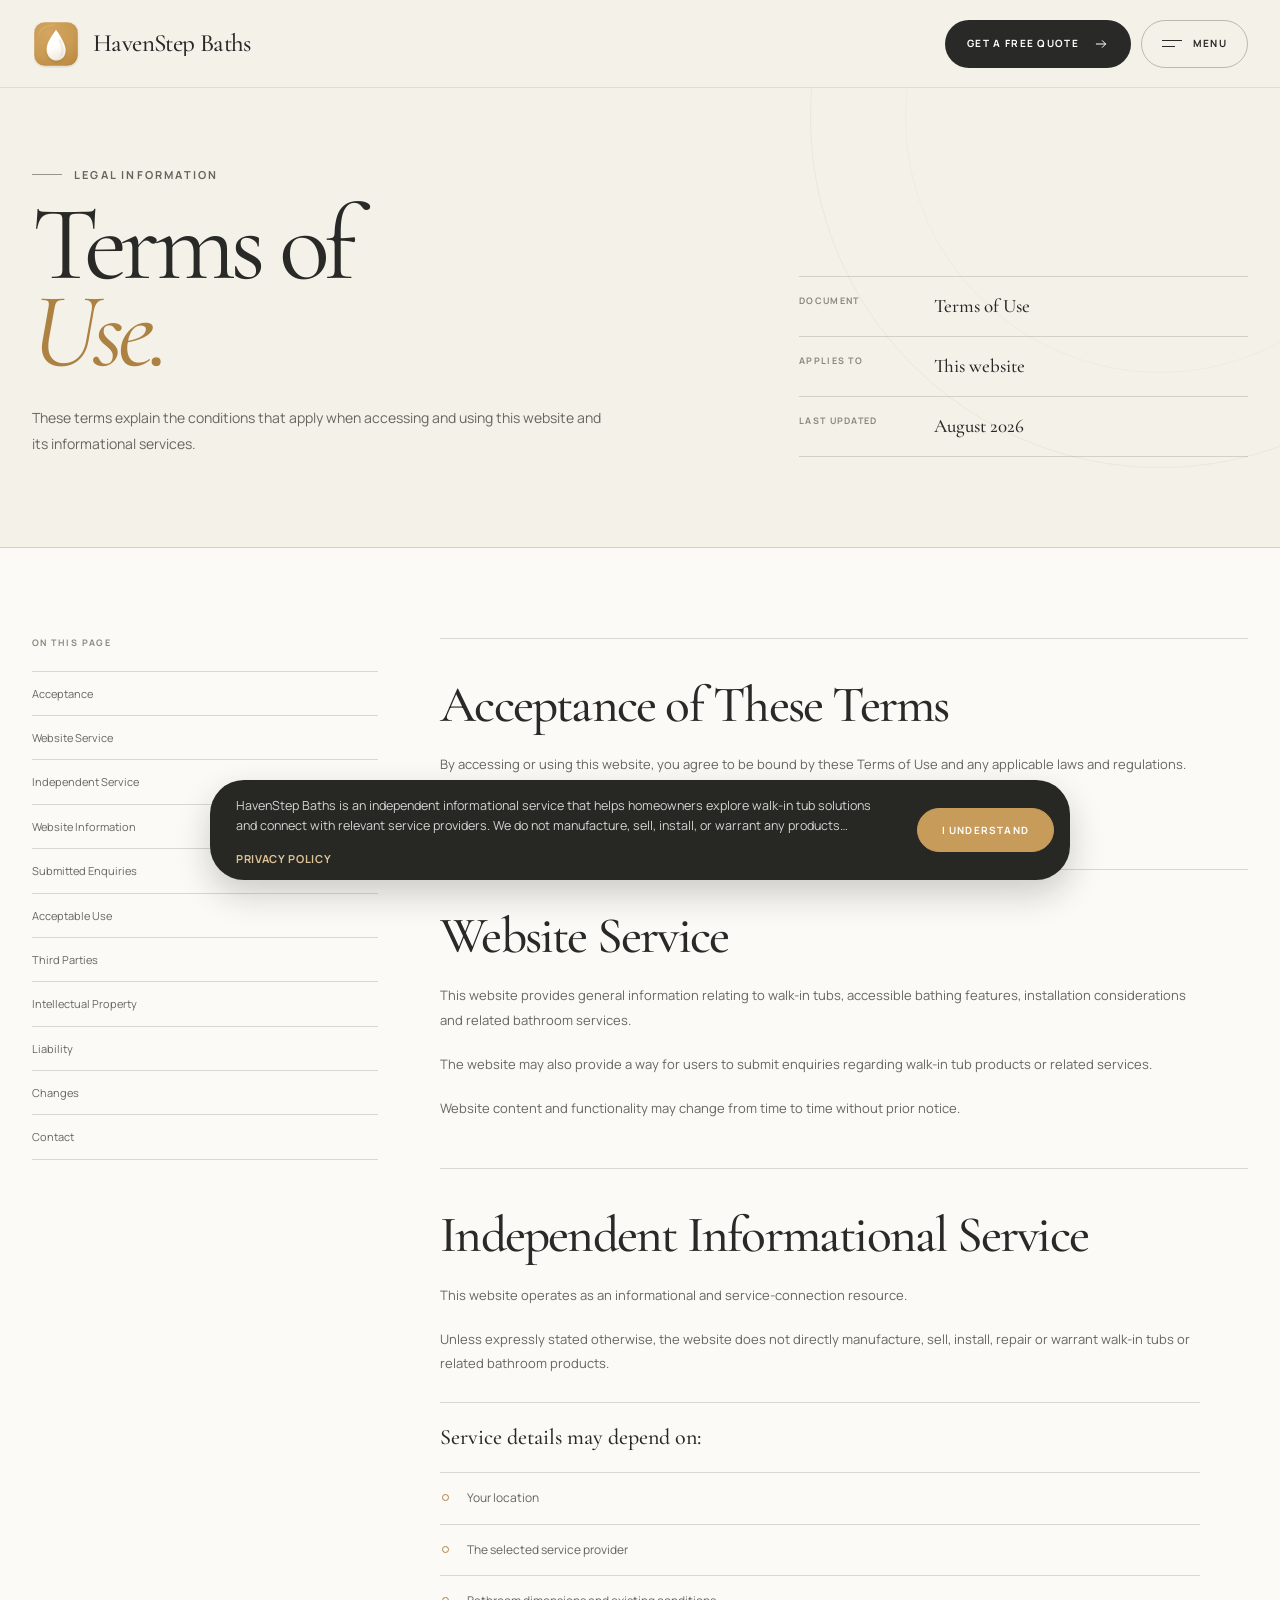
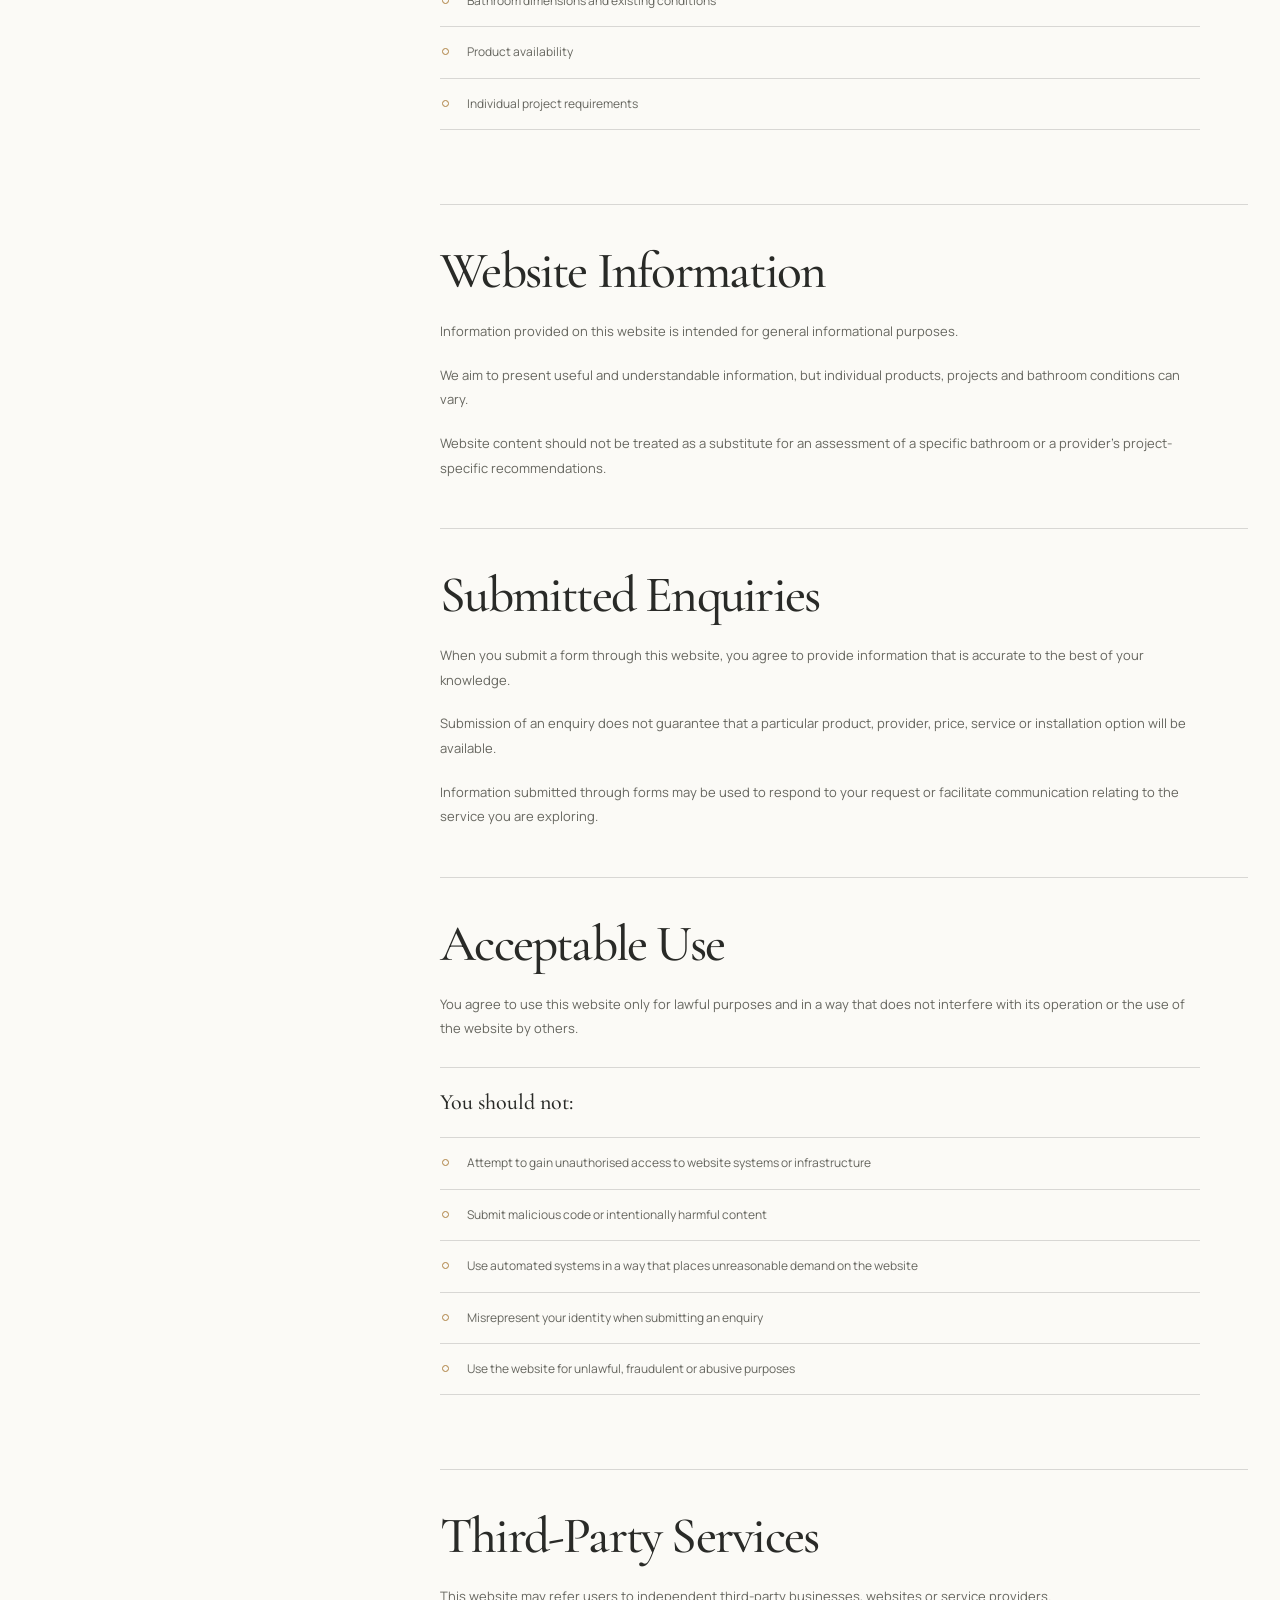
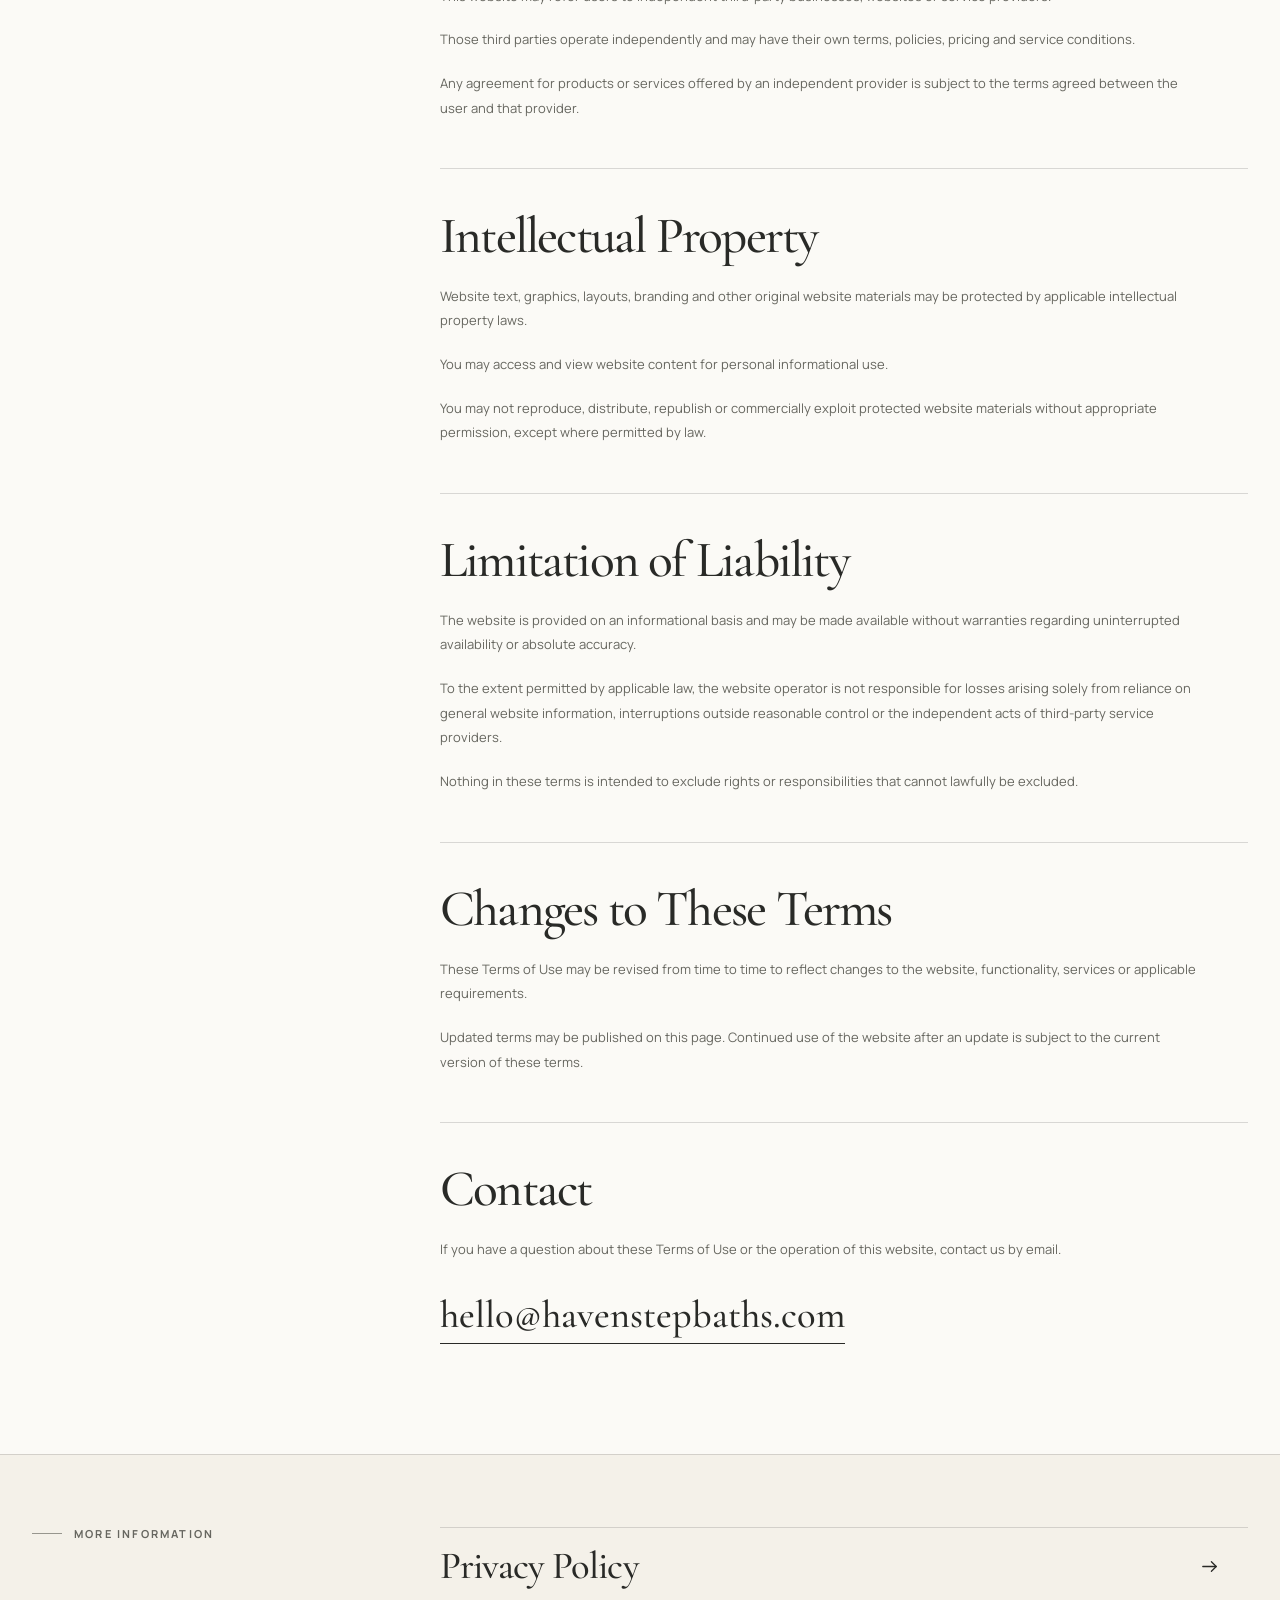
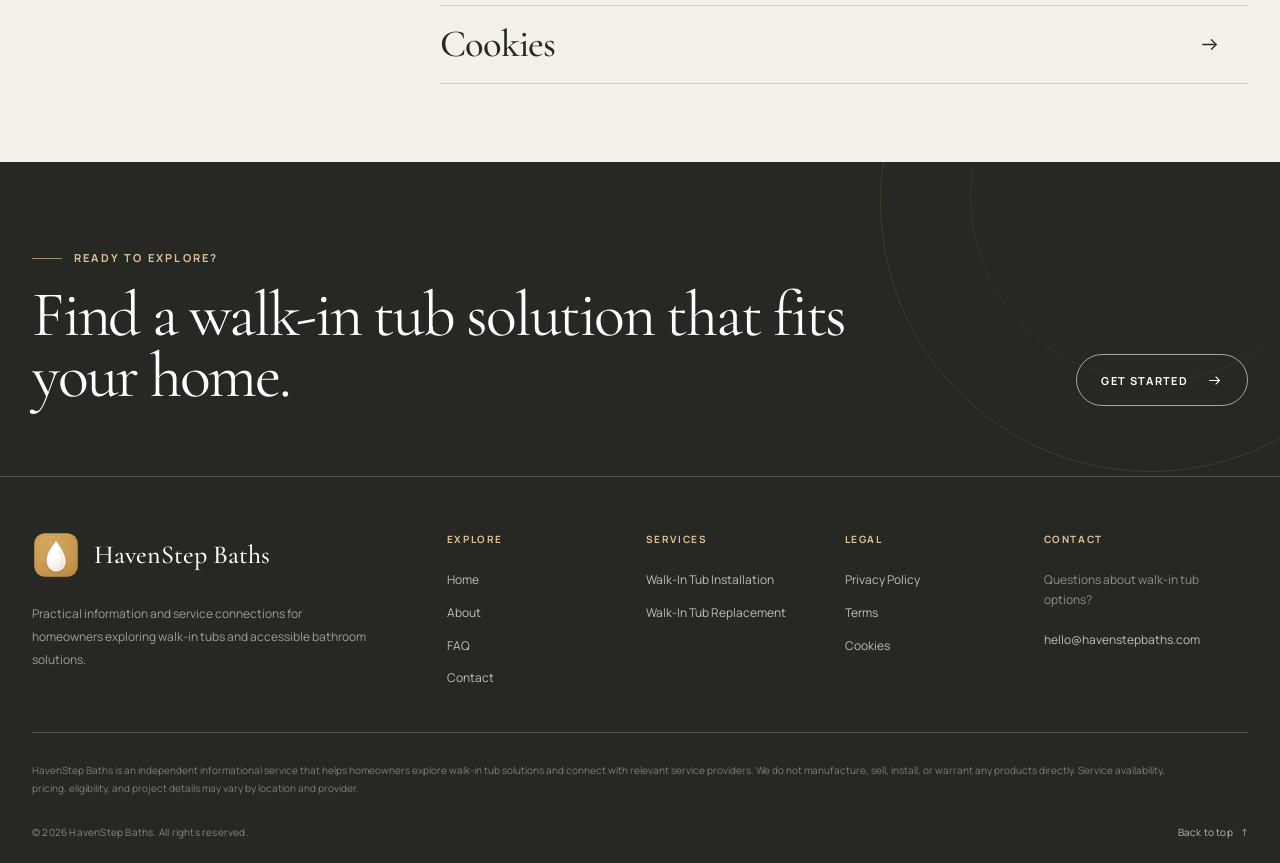
<file: terms.html>
<!DOCTYPE html>
<html lang="en">
<head>
    <meta charset="UTF-8">

    <meta
        name="viewport"
        content="width=device-width, initial-scale=1.0"
    >

    <meta
        name="description"
        content="Read the terms of use and the conditions that apply when using this website and its walk-in tub information services."
    >

    <title></title>

    <link
        id="site-favicon"
        rel="icon"
        type="image/svg+xml"
        sizes="any"
    >

    <link rel="preconnect" href="https://fonts.googleapis.com">
    <link rel="preconnect" href="https://fonts.gstatic.com" crossorigin>

    <link
        href="https://fonts.googleapis.com/css2?family=Cormorant+Garamond:wght@400;500;600&family=Manrope:wght@400;500;600;700&display=swap"
        rel="stylesheet"
    >

    <link
        rel="stylesheet"
        href="assets/css/global.css"
    >

    <link
        rel="stylesheet"
        href="assets/css/legal.css"
    >
</head>

<body>

    <!-- =========================================================
         HEADER
    ========================================================== -->

    <header class="site-header" data-header>

        <div class="site-header__inner site-container">

            <a
                class="site-brand"
                href="index.html"
                aria-label="Go to homepage"
            >
                <img
                    class="site-brand__logo"
                    alt=""
                    width="52"
                    height="52"
                    data-config-src="logo"
                >

                <span
                    class="site-brand__name"
                    data-config="companyName"
                ></span>
            </a>


            <div class="site-header__actions">

                <button
                    class="header-action header-action--quote"
                    type="button"
                    data-modal-open="quote-modal"
                    aria-controls="quote-modal"
                >
                    <span>Get a Free Quote</span>

                    <svg
                        aria-hidden="true"
                        viewBox="0 0 24 24"
                    >
                        <path d="M5 12h14"></path>
                        <path d="m14 7 5 5-5 5"></path>
                    </svg>
                </button>


                <button
                    class="header-action header-action--menu"
                    type="button"
                    data-menu-toggle
                    aria-label="Open navigation"
                    aria-controls="site-menu"
                    aria-expanded="false"
                >
                    <span
                        class="header-action__menu-lines"
                        aria-hidden="true"
                    >
                        <span></span>
                        <span></span>
                    </span>

                    <span class="header-action__menu-label">
                        Menu
                    </span>
                </button>

            </div>

        </div>

    </header>


    <!-- =========================================================
         SIDE MENU
    ========================================================== -->

    <div
        class="site-menu"
        id="site-menu"
        aria-hidden="true"
        data-menu
    >

        <button
            class="site-menu__backdrop"
            type="button"
            aria-label="Close navigation"
            data-menu-close
        ></button>


        <aside
            class="site-menu__panel"
            aria-label="Website navigation"
        >

            <div class="site-menu__top">

                <a
                    class="site-menu__brand"
                    href="index.html"
                >
                    <img
                        alt=""
                        width="48"
                        height="48"
                        data-config-src="logo"
                    >

                    <span data-config="companyName"></span>
                </a>


                <button
                    class="site-menu__close"
                    type="button"
                    aria-label="Close navigation"
                    data-menu-close
                >
                    <span></span>
                    <span></span>
                </button>

            </div>


            <nav
                class="site-menu__nav"
                aria-label="Main navigation"
            >
                <a href="index.html">
                            Home
                        </a>

                <a href="index.html#about">
                            About
                        </a>

                <a href="walk-in-tub-installation.html">
                            Installation
                        </a>

                <a href="walk-in-tub-replacement.html">
                            Replacement
                        </a>

                <a href="index.html#faq">
                            FAQ
                        </a>

                <a href="index.html#contact">
                            Contact
                        </a>
            </nav>


            <div class="site-menu__bottom">

                <p>
                    Explore practical walk-in tub solutions designed around
                    accessibility, comfort and safer everyday bathing.
                </p>

                <a
                    class="site-menu__email"
                    href=""
                    data-config-href="email"
                    data-config="email"
                ></a>

            </div>

        </aside>

    </div>


    <main>

        <!-- =====================================================
             LEGAL HERO
        ====================================================== -->

        <section
            class="legal-hero"
            aria-labelledby="terms-title"
        >

            <div class="legal-hero__inner site-container">

                <div
                    class="legal-hero__content"
                >

                    <p class="section-eyebrow">
                        Legal Information
                    </p>

                    <h1
                        class="legal-hero__title"
                        id="terms-title"
                    >
                        Terms of
                        <em>Use.</em>
                    </h1>

                    <p class="legal-hero__copy">
                        These terms explain the conditions that apply when
                        accessing and using this website and its informational
                        services.
                    </p>

                </div>


                <div
                    class="legal-hero__meta"
                >

                    <div>
                        <span>Document</span>
                        <strong>Terms of Use</strong>
                    </div>

                    <div>
                        <span>Applies to</span>
                        <strong>This website</strong>
                    </div>

                    <div>
                        <span>Last updated</span>
                        <strong>August 2026</strong>
                    </div>

                </div>

            </div>

        </section>


        <!-- =====================================================
             LEGAL CONTENT
        ====================================================== -->

        <section class="legal-content">

            <div class="legal-content__inner site-container">

                <!-- =============================================
                     SIDE NAVIGATION
                ============================================== -->

                <aside
                    class="legal-nav"
                >

                    <p class="legal-nav__label">
                        On this page
                    </p>


                    <nav aria-label="Terms of use sections">

                        <a href="#terms-acceptance">
                            Acceptance
                        </a>

                        <a href="#terms-service">
                            Website Service
                        </a>

                        <a href="#terms-not-provider">
                            Independent Service
                        </a>

                        <a href="#terms-information">
                            Website Information
                        </a>

                        <a href="#terms-enquiries">
                            Submitted Enquiries
                        </a>

                        <a href="#terms-use">
                            Acceptable Use
                        </a>

                        <a href="#terms-third-party">
                            Third Parties
                        </a>

                        <a href="#terms-intellectual">
                            Intellectual Property
                        </a>

                        <a href="#terms-liability">
                            Liability
                        </a>

                        <a href="#terms-changes">
                            Changes
                        </a>

                        <a href="#terms-contact">
                            Contact
                        </a>

                    </nav>

                </aside>


                <!-- =============================================
                     ARTICLE
                ============================================== -->

                <article
                    class="legal-article"
                >
                    <section
                        class="legal-section"
                        id="terms-acceptance"
                    >

                        <div class="legal-section__body">

                            <h2>
                                Acceptance of These Terms
                            </h2>

                            <p>
                                By accessing or using this website, you agree
                                to be bound by these Terms of Use and any
                                applicable laws and regulations.
                            </p>

                            <p>
                                If you do not agree with these terms, you should
                                discontinue use of the website.
                            </p>

                        </div>

                    </section>
                    <section
                        class="legal-section"
                        id="terms-service"
                    >

                        <div class="legal-section__body">

                            <h2>
                                Website Service
                            </h2>

                            <p>
                                This website provides general information
                                relating to walk-in tubs, accessible bathing
                                features, installation considerations and
                                related bathroom services.
                            </p>

                            <p>
                                The website may also provide a way for users to
                                submit enquiries regarding walk-in tub products
                                or related services.
                            </p>

                            <p>
                                Website content and functionality may change
                                from time to time without prior notice.
                            </p>

                        </div>

                    </section>
                    <section
                        class="legal-section"
                        id="terms-not-provider"
                    >

                        <div class="legal-section__body">

                            <h2>
                                Independent Informational Service
                            </h2>

                            <p>
                                This website operates as an informational and
                                service-connection resource.
                            </p>

                            <p>
                                Unless expressly stated otherwise, the website
                                does not directly manufacture, sell, install,
                                repair or warrant walk-in tubs or related
                                bathroom products.
                            </p>


                            <div class="legal-list">

                                <h3>
                                    Service details may depend on:
                                </h3>

                                <ul>
                                    <li>
                                        Your location
                                    </li>

                                    <li>
                                        The selected service provider
                                    </li>

                                    <li>
                                        Bathroom dimensions and existing
                                        conditions
                                    </li>

                                    <li>
                                        Product availability
                                    </li>

                                    <li>
                                        Individual project requirements
                                    </li>
                                </ul>

                            </div>

                        </div>

                    </section>
                    <section
                        class="legal-section"
                        id="terms-information"
                    >

                        <div class="legal-section__body">

                            <h2>
                                Website Information
                            </h2>

                            <p>
                                Information provided on this website is intended
                                for general informational purposes.
                            </p>

                            <p>
                                We aim to present useful and understandable
                                information, but individual products, projects
                                and bathroom conditions can vary.
                            </p>

                            <p>
                                Website content should not be treated as a
                                substitute for an assessment of a specific
                                bathroom or a provider's project-specific
                                recommendations.
                            </p>

                        </div>

                    </section>
                    <section
                        class="legal-section"
                        id="terms-enquiries"
                    >

                        <div class="legal-section__body">

                            <h2>
                                Submitted Enquiries
                            </h2>

                            <p>
                                When you submit a form through this website, you
                                agree to provide information that is accurate to
                                the best of your knowledge.
                            </p>

                            <p>
                                Submission of an enquiry does not guarantee that
                                a particular product, provider, price, service
                                or installation option will be available.
                            </p>

                            <p>
                                Information submitted through forms may be used
                                to respond to your request or facilitate
                                communication relating to the service you are
                                exploring.
                            </p>

                        </div>

                    </section>
                    <section
                        class="legal-section"
                        id="terms-use"
                    >

                        <div class="legal-section__body">

                            <h2>
                                Acceptable Use
                            </h2>

                            <p>
                                You agree to use this website only for lawful
                                purposes and in a way that does not interfere
                                with its operation or the use of the website by
                                others.
                            </p>


                            <div class="legal-list">

                                <h3>
                                    You should not:
                                </h3>

                                <ul>
                                    <li>
                                        Attempt to gain unauthorised access to
                                        website systems or infrastructure
                                    </li>

                                    <li>
                                        Submit malicious code or intentionally
                                        harmful content
                                    </li>

                                    <li>
                                        Use automated systems in a way that
                                        places unreasonable demand on the
                                        website
                                    </li>

                                    <li>
                                        Misrepresent your identity when
                                        submitting an enquiry
                                    </li>

                                    <li>
                                        Use the website for unlawful,
                                        fraudulent or abusive purposes
                                    </li>
                                </ul>

                            </div>

                        </div>

                    </section>
                    <section
                        class="legal-section"
                        id="terms-third-party"
                    >

                        <div class="legal-section__body">

                            <h2>
                                Third-Party Services
                            </h2>

                            <p>
                                This website may refer users to independent
                                third-party businesses, websites or service
                                providers.
                            </p>

                            <p>
                                Those third parties operate independently and
                                may have their own terms, policies, pricing and
                                service conditions.
                            </p>

                            <p>
                                Any agreement for products or services offered
                                by an independent provider is subject to the
                                terms agreed between the user and that provider.
                            </p>

                        </div>

                    </section>
                    <section
                        class="legal-section"
                        id="terms-intellectual"
                    >

                        <div class="legal-section__body">

                            <h2>
                                Intellectual Property
                            </h2>

                            <p>
                                Website text, graphics, layouts, branding and
                                other original website materials may be
                                protected by applicable intellectual property
                                laws.
                            </p>

                            <p>
                                You may access and view website content for
                                personal informational use.
                            </p>

                            <p>
                                You may not reproduce, distribute, republish or
                                commercially exploit protected website
                                materials without appropriate permission,
                                except where permitted by law.
                            </p>

                        </div>

                    </section>
                    <section
                        class="legal-section"
                        id="terms-liability"
                    >

                        <div class="legal-section__body">

                            <h2>
                                Limitation of Liability
                            </h2>

                            <p>
                                The website is provided on an informational
                                basis and may be made available without
                                warranties regarding uninterrupted availability
                                or absolute accuracy.
                            </p>

                            <p>
                                To the extent permitted by applicable law, the
                                website operator is not responsible for losses
                                arising solely from reliance on general website
                                information, interruptions outside reasonable
                                control or the independent acts of third-party
                                service providers.
                            </p>

                            <p>
                                Nothing in these terms is intended to exclude
                                rights or responsibilities that cannot lawfully
                                be excluded.
                            </p>

                        </div>

                    </section>
                    <section
                        class="legal-section"
                        id="terms-changes"
                    >

                        <div class="legal-section__body">

                            <h2>
                                Changes to These Terms
                            </h2>

                            <p>
                                These Terms of Use may be revised from time to
                                time to reflect changes to the website,
                                functionality, services or applicable
                                requirements.
                            </p>

                            <p>
                                Updated terms may be published on this page.
                                Continued use of the website after an update is
                                subject to the current version of these terms.
                            </p>

                        </div>

                    </section>
                    <section
                        class="legal-section legal-section--contact"
                        id="terms-contact"
                    >

                        <div class="legal-section__body">

                            <h2>
                                Contact
                            </h2>

                            <p>
                                If you have a question about these Terms of Use
                                or the operation of this website, contact us by
                                email.
                            </p>


                            <a
                                class="legal-contact-link"
                                href=""
                                data-config-href="email"
                                data-config="email"
                            ></a>

                        </div>

                    </section>

                </article>

            </div>

        </section>


        <!-- =====================================================
             MORE LEGAL
        ====================================================== -->

        <section class="legal-next">

            <div class="legal-next__inner site-container">

                <p class="section-eyebrow">
                    More Information
                </p>


                <div class="legal-next__links">

                    <a
                        class="legal-next__link"
                        href="privacy-policy.html"
                    >
                        <span>
                            Privacy Policy
                        </span>

                        <svg
                            aria-hidden="true"
                            viewBox="0 0 24 24"
                        >
                            <path d="M5 12h14"></path>
                            <path d="m14 7 5 5-5 5"></path>
                        </svg>
                    </a>


                    <a
                        class="legal-next__link"
                        href="cookies.html"
                    >
                        <span>
                            Cookies
                        </span>

                        <svg
                            aria-hidden="true"
                            viewBox="0 0 24 24"
                        >
                            <path d="M5 12h14"></path>
                            <path d="m14 7 5 5-5 5"></path>
                        </svg>
                    </a>

                </div>

            </div>

        </section>

    </main>


    <!-- =========================================================
         FOOTER
    ========================================================== -->

    <footer class="site-footer">

        <div class="site-footer__top">

            <div class="site-container">

                <div class="site-footer__cta">

                    <p class="section-eyebrow section-eyebrow--gold">
                        Ready to Explore?
                    </p>

                    <h2>
                        Find a walk-in tub solution
                        that fits your home.
                    </h2>

                    <button
                        class="button button--outline-light"
                        type="button"
                        data-modal-open="quote-modal"
                    >
                        Get Started

                        <svg
                            aria-hidden="true"
                            viewBox="0 0 24 24"
                        >
                            <path d="M5 12h14"></path>
                            <path d="m14 7 5 5-5 5"></path>
                        </svg>
                    </button>

                </div>

            </div>

        </div>


        <div class="site-footer__main">

            <div class="site-footer__grid site-container">

                <div class="site-footer__brand-column">

                    <a
                        class="site-footer__brand"
                        href="index.html"
                    >
                        <img
                            alt=""
                            width="54"
                            height="54"
                            data-config-src="logo"
                        >

                        <span data-config="companyName"></span>
                    </a>

                    <p>
                        Practical information and service connections for
                        homeowners exploring walk-in tubs and accessible
                        bathroom solutions.
                    </p>

                </div>


                <div class="site-footer__column">

                    <h3>Explore</h3>

                    <nav aria-label="Footer navigation">
                        <a href="index.html">Home</a>
                        <a href="index.html#about">About</a>
                        <a href="index.html#faq">FAQ</a>
                        <a href="index.html#contact">Contact</a>
                    </nav>

                </div>


                <div class="site-footer__column">

                    <h3>Services</h3>

                    <nav aria-label="Service navigation">

                        <a href="walk-in-tub-installation.html">
                            Walk-In Tub Installation
                        </a>

                        <a href="walk-in-tub-replacement.html">
                            Walk-In Tub Replacement
                        </a>

                    </nav>

                </div>


                <div class="site-footer__column">

                    <h3>Legal</h3>

                    <nav aria-label="Legal navigation">

                        <a href="privacy-policy.html">
                            Privacy Policy
                        </a>

                        <a href="terms.html">
                            Terms
                        </a>

                        <a href="cookies.html">
                            Cookies
                        </a>

                    </nav>

                </div>


                <div class="site-footer__column site-footer__contact">

                    <h3>Contact</h3>

                    <p>
                        Questions about walk-in tub options?
                    </p>

                    <a
                        href=""
                        data-config-href="email"
                        data-config="email"
                    ></a>

                </div>

            </div>


            <div class="site-footer__legal site-container">

                <p
                    class="site-footer__disclaimer"
                    data-config="disclaimer"
                ></p>


                <div class="site-footer__copyright">

                    <p>
                        ©
                        <span data-current-year></span>
                        <span data-config="companyName"></span>.
                        All rights reserved.
                    </p>

                    <a href="#top" data-scroll-top>
                        Back to top
                        <span aria-hidden="true">↑</span>
                    </a>

                </div>

            </div>

        </div>

    </footer>


    <!-- =========================================================
         QUOTE MODAL
    ========================================================== -->

    <div
        class="modal"
        id="quote-modal"
        role="dialog"
        aria-modal="true"
        aria-labelledby="quote-modal-title"
        aria-hidden="true"
        data-modal
    >

        <button
            class="modal__backdrop"
            type="button"
            aria-label="Close form"
            data-modal-close
        ></button>


        <div class="modal__panel">

            <div class="modal__top">

                <div>

                    <p class="section-eyebrow">
                        Tell Us About Your Project
                    </p>

                    <h2 id="quote-modal-title">
                        Explore your
                        walk-in tub options.
                    </h2>

                </div>


                <button
                    class="modal__close"
                    type="button"
                    aria-label="Close form"
                    data-modal-close
                >
                    <span></span>
                    <span></span>
                </button>

            </div>


            <form
                class="modal-form"
                action="contact.php"
                method="post"
                data-contact-form
            >

                <input
                    type="hidden"
                    name="form_source"
                    value="terms-page-modal"
                >


                <div class="form-field">

                    <label for="modal-name">
                        Your name
                    </label>

                    <input
                        id="modal-name"
                        name="name"
                        type="text"
                        autocomplete="name"
                        required
                    >

                </div>


                <div class="form-field">

                    <label for="modal-email">
                        Email address
                    </label>

                    <input
                        id="modal-email"
                        name="email"
                        type="email"
                        autocomplete="email"
                        required
                    >

                </div>


                <div class="form-field">

                    <label for="modal-postcode">
                        ZIP / Postal code
                    </label>

                    <input
                        id="modal-postcode"
                        name="postcode"
                        type="text"
                        autocomplete="postal-code"
                    >

                </div>


                <div class="form-field">

                    <label for="modal-service">
                        Interested in
                    </label>

                    <select
                        id="modal-service"
                        name="service"
                        required
                    >
                        <option
                            value=""
                            selected
                            disabled
                        >
                            Select an option
                        </option>

                        <option value="walk-in-tub">
                            Walk-in tub
                        </option>

                        <option value="installation">
                            Installation
                        </option>

                        <option value="replacement">
                            Replacement
                        </option>

                        <option value="features">
                            Feature comparison
                        </option>
                    </select>

                </div>


                <div class="form-field form-field--full">

                    <label for="modal-message">
                        Project details
                    </label>

                    <textarea
                        id="modal-message"
                        name="message"
                        rows="4"
                    ></textarea>

                </div>


                <button
                    class="button button--gold"
                    type="submit"
                >
                    Send Request

                    <svg
                        aria-hidden="true"
                        viewBox="0 0 24 24"
                    >
                        <path d="M5 12h14"></path>
                        <path d="m14 7 5 5-5 5"></path>
                    </svg>
                </button>


                <div
                    class="form-status"
                    role="status"
                    aria-live="polite"
                    data-form-status
                ></div>

            </form>

        </div>

    </div>


    <!-- =========================================================
         LEGAL CONFIRMATION
    ========================================================== -->

    <div
        class="legal-confirmation"
        id="legal-confirmation"
        role="region"
        aria-label="Legal confirmation"
        data-legal-confirmation
    >

        <div class="legal-confirmation__inner">

            <div class="legal-confirmation__content">

                <p class="legal-confirmation__text">
                    <span data-config="disclaimer"></span>
                </p>

                <a
                    class="legal-confirmation__link"
                    href="privacy-policy.html"
                >
                    Privacy Policy
                </a>

            </div>


            <button
                class="button button--gold legal-confirmation__button"
                type="button"
                data-legal-confirm
            >
                I Understand
            </button>

        </div>

    </div>


    <!-- =========================================================
         SCRIPTS
    ========================================================== -->

    <script src="config/config.js"></script>

    <script src="assets/js/global.js"></script>
    <script src="assets/js/legal.js"></script>

</body>
</html>
</file>
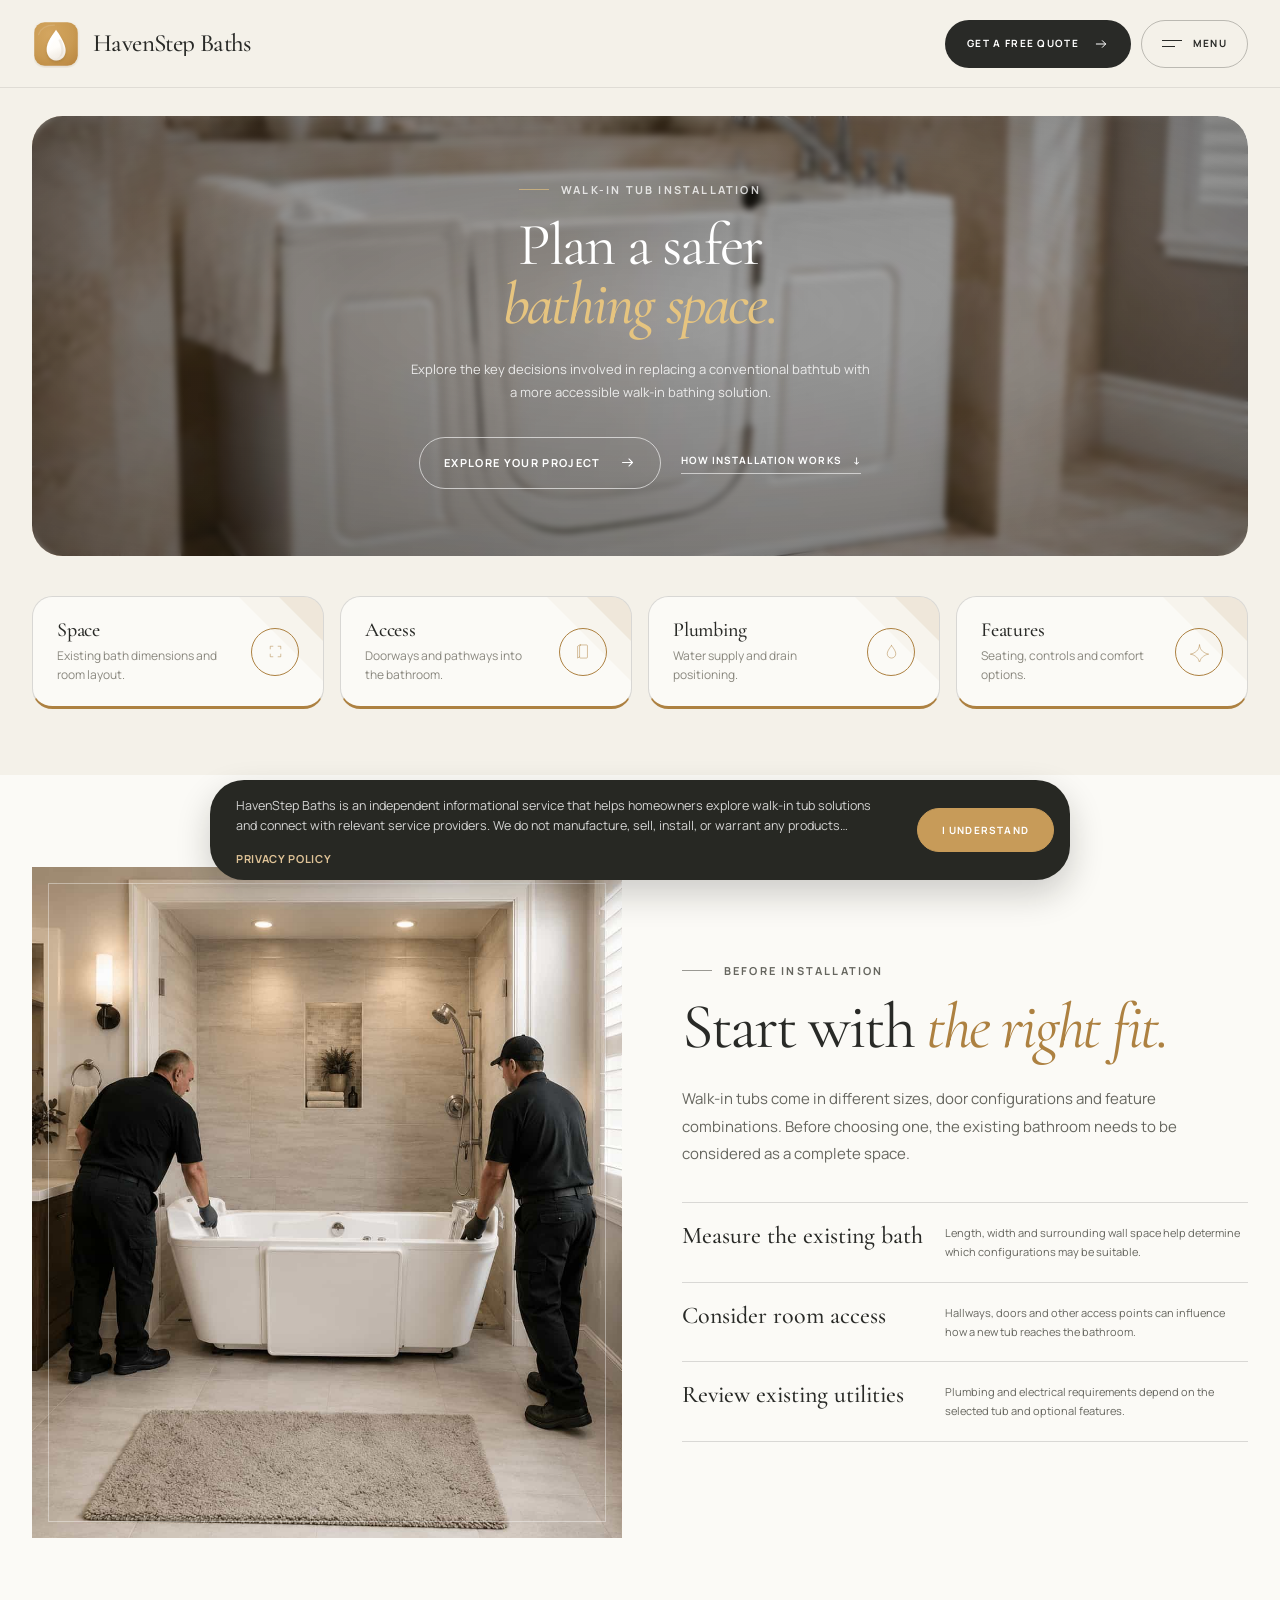
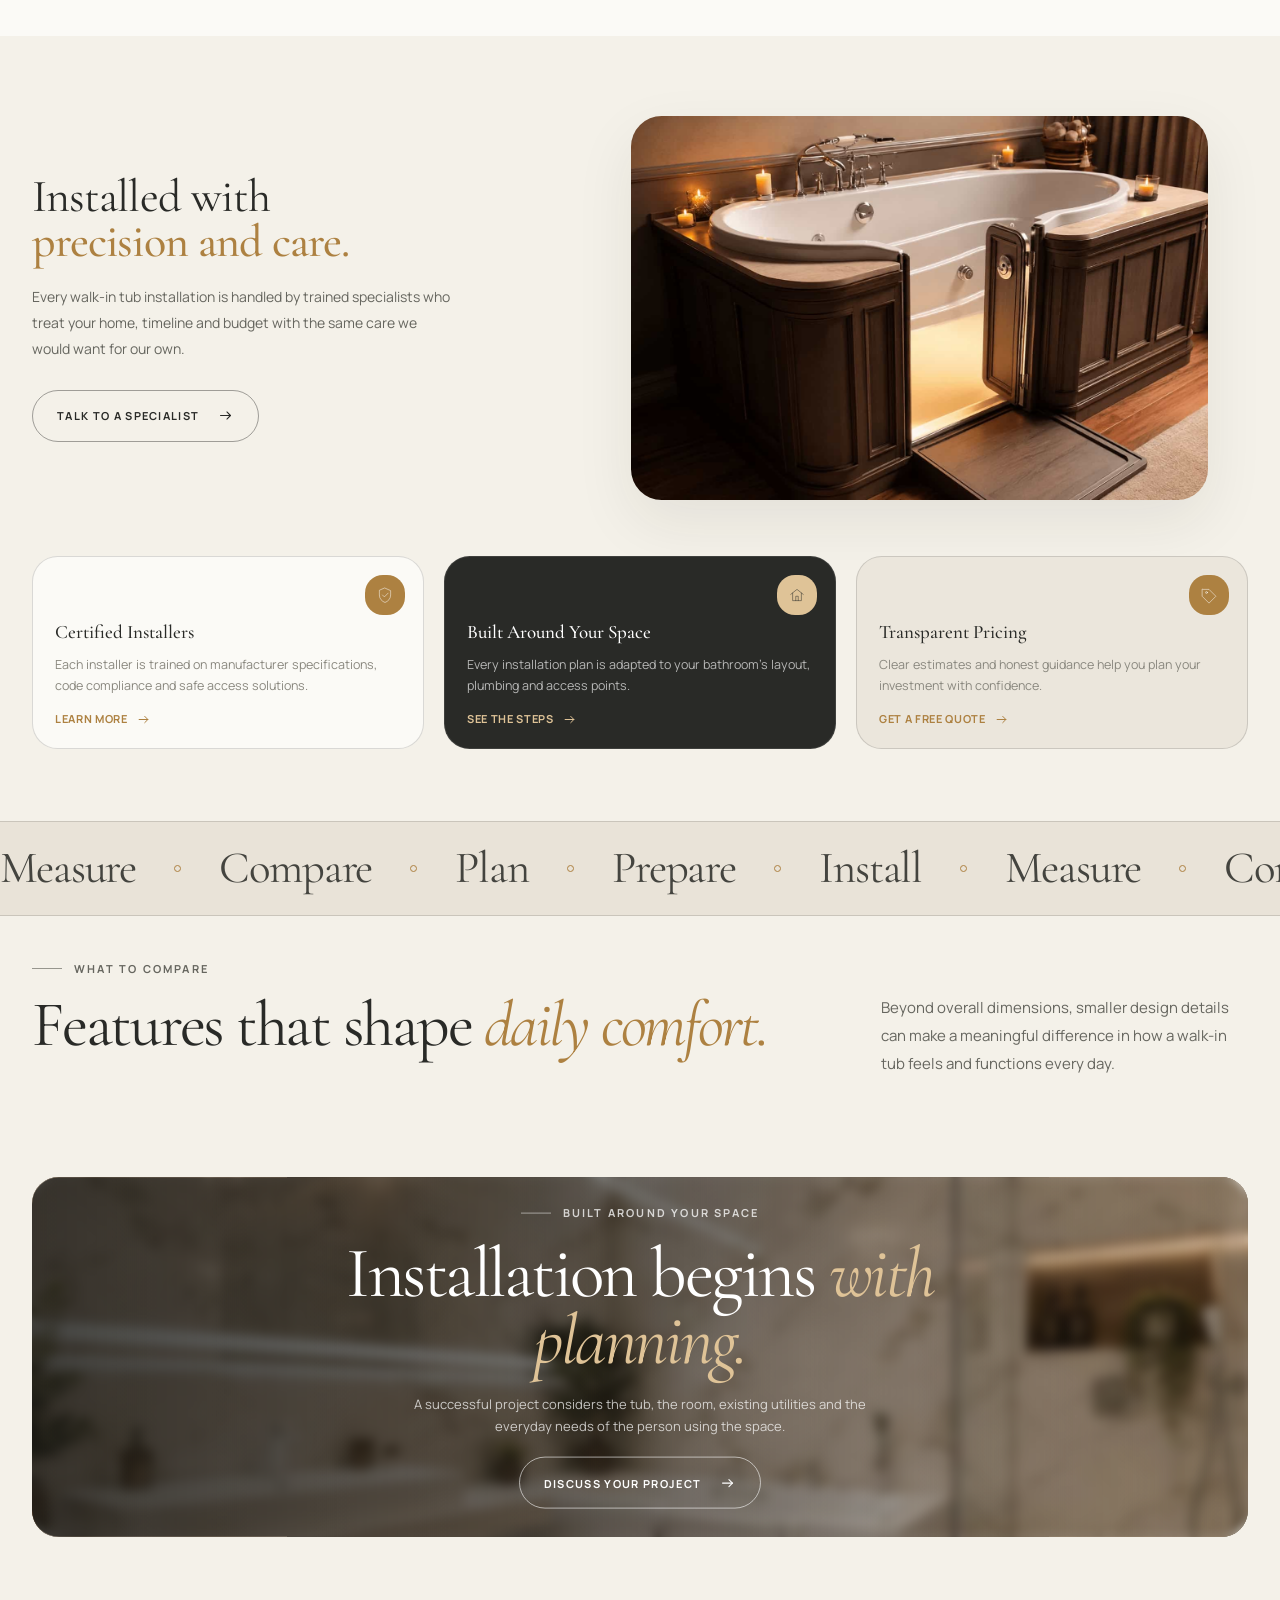
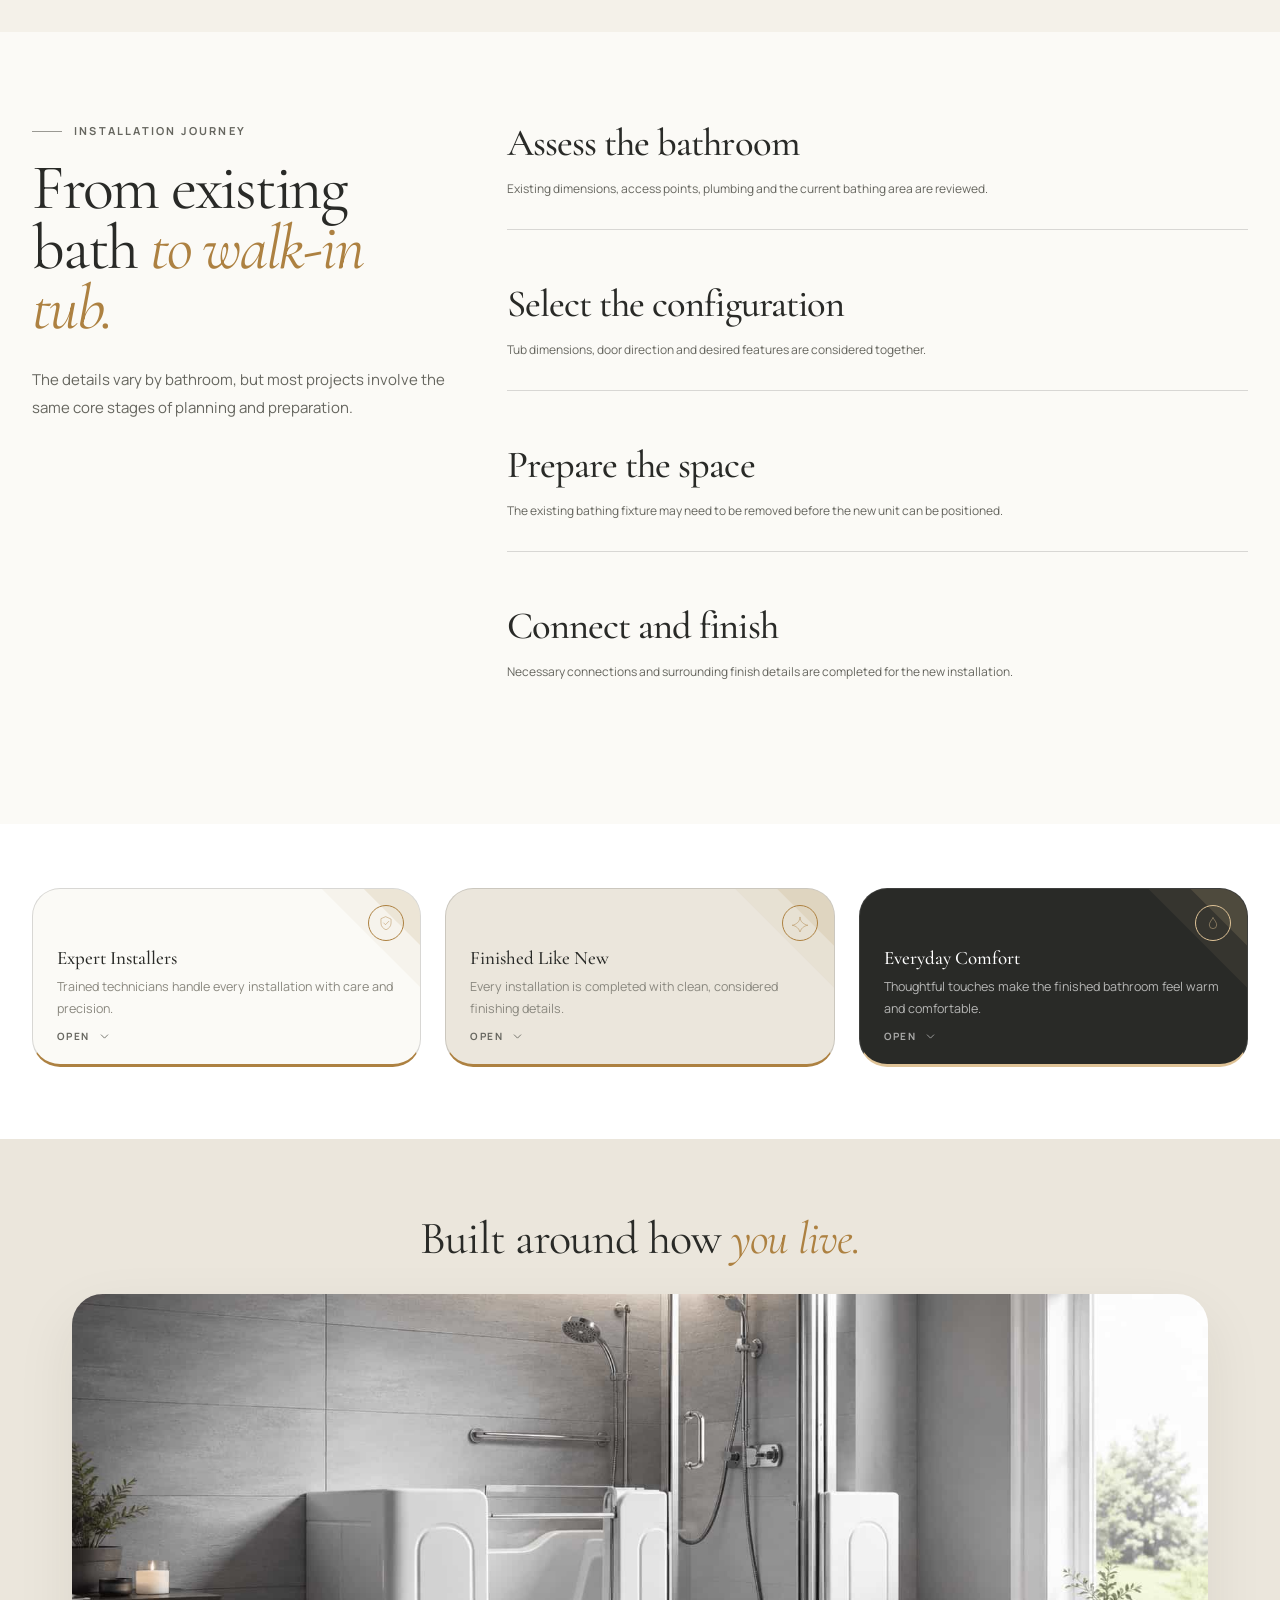
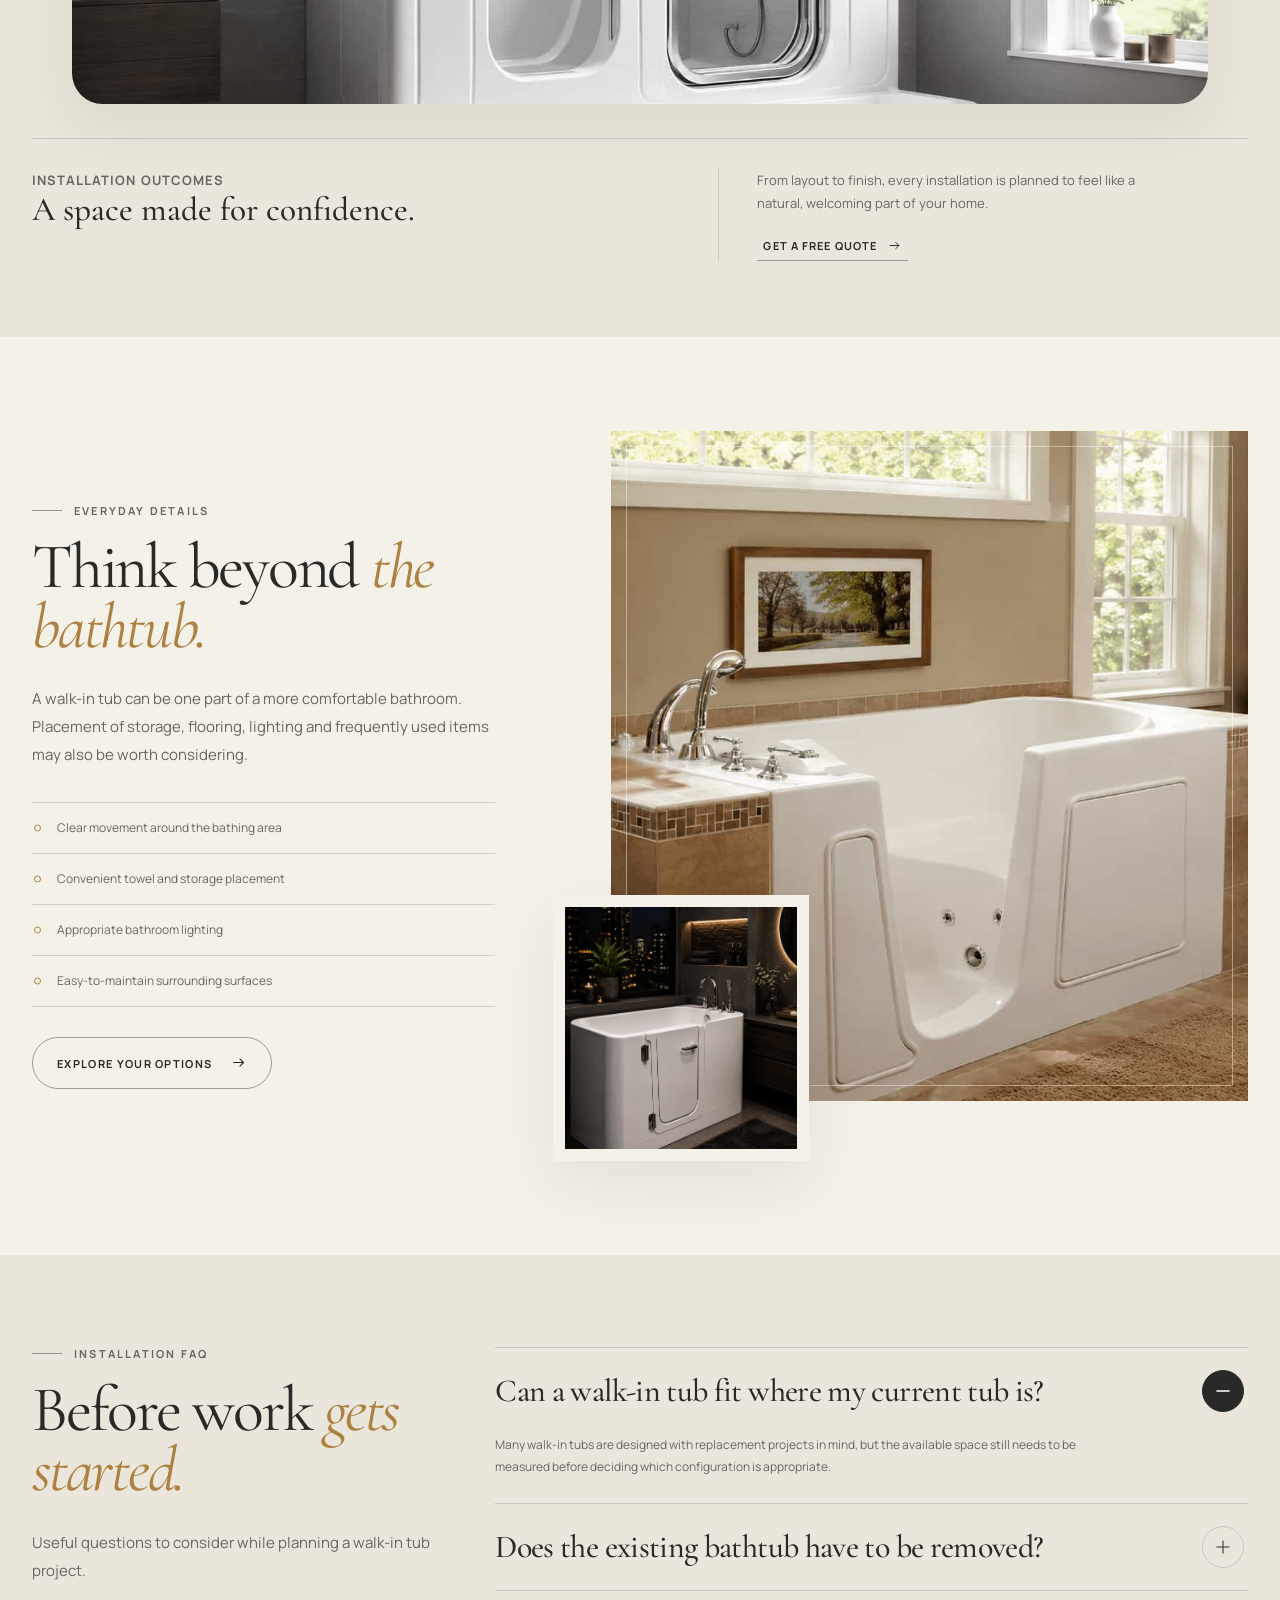
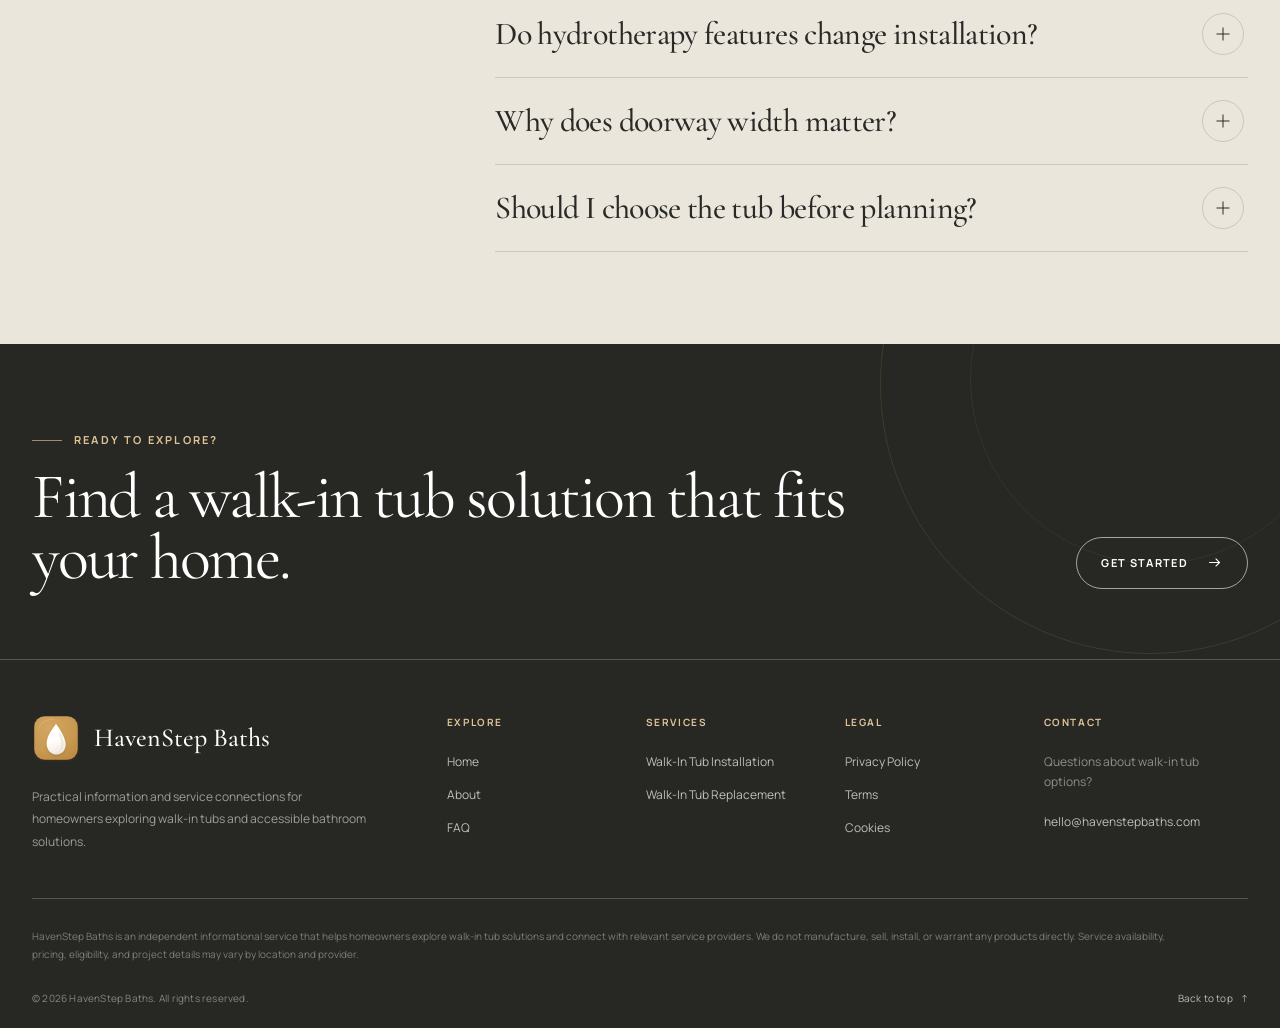
<file: walk-in-tub-installation.html>
<!DOCTYPE html>
<html lang="en">
<head>
    <meta charset="UTF-8">

    <meta
        name="viewport"
        content="width=device-width, initial-scale=1.0"
    >

    <meta
        name="description"
        content="Explore walk-in tub installation, bathroom planning, accessibility features and important considerations before starting your project."
    >

    <title></title>

    <link
        id="site-favicon"
        rel="icon"
        type="image/svg+xml"
        sizes="any"
    >

    <link rel="preconnect" href="https://fonts.googleapis.com">
    <link rel="preconnect" href="https://fonts.gstatic.com" crossorigin>

    <link
        href="https://fonts.googleapis.com/css2?family=Cormorant+Garamond:wght@400;500;600&family=Manrope:wght@400;500;600;700&display=swap"
        rel="stylesheet"
    >

    <link
        rel="stylesheet"
        href="assets/vendor/swiper-bundle.min.css"
    >

    <link
        rel="stylesheet"
        href="assets/css/global.css"
    >

    <link
        rel="stylesheet"
        href="assets/css/service.css"
    >
</head>

<body>

    <!-- =========================================================
         HEADER
    ========================================================== -->

    <header class="site-header" data-header>
        <div class="site-header__inner site-container">

            <a
                class="site-brand"
                href="index.html"
                aria-label="Go to homepage"
            >
                <img
                    class="site-brand__logo"
                    alt=""
                    width="52"
                    height="52"
                    data-config-src="logo"
                >

                <span
                    class="site-brand__name"
                    data-config="companyName"
                ></span>
            </a>


            <div class="site-header__actions">

                <button
                    class="header-action header-action--quote"
                    type="button"
                    data-modal-open="quote-modal"
                    aria-controls="quote-modal"
                >
                    <span>Get a Free Quote</span>

                    <svg
                        aria-hidden="true"
                        viewBox="0 0 24 24"
                    >
                        <path d="M5 12h14"></path>
                        <path d="m14 7 5 5-5 5"></path>
                    </svg>
                </button>


                <button
                    class="header-action header-action--menu"
                    type="button"
                    data-menu-toggle
                    aria-label="Open navigation"
                    aria-controls="site-menu"
                    aria-expanded="false"
                >
                    <span
                        class="header-action__menu-lines"
                        aria-hidden="true"
                    >
                        <span></span>
                        <span></span>
                    </span>

                    <span class="header-action__menu-label">
                        Menu
                    </span>
                </button>

            </div>

        </div>
    </header>


    <!-- =========================================================
         SIDE MENU
    ========================================================== -->

    <div
        class="site-menu"
        id="site-menu"
        aria-hidden="true"
        data-menu
    >

        <button
            class="site-menu__backdrop"
            type="button"
            aria-label="Close navigation"
            data-menu-close
        ></button>


        <aside
            class="site-menu__panel"
            aria-label="Website navigation"
        >

            <div class="site-menu__top">

                <a
                    class="site-menu__brand"
                    href="index.html"
                >
                    <img
                        alt=""
                        width="48"
                        height="48"
                        data-config-src="logo"
                    >

                    <span data-config="companyName"></span>
                </a>


                <button
                    class="site-menu__close"
                    type="button"
                    aria-label="Close navigation"
                    data-menu-close
                >
                    <span></span>
                    <span></span>
                </button>

            </div>


            <nav
                class="site-menu__nav"
                aria-label="Main navigation"
            >
                <a href="index.html">
                    Home
                </a>

                <a href="index.html#about">
                    About
                </a>

                <a href="walk-in-tub-installation.html">
                    Installation
                </a>

                <a href="walk-in-tub-replacement.html">
                    Replacement
                </a>

                <a href="#installation-faq">
                    FAQ
                </a>
            </nav>


            <div class="site-menu__bottom">

                <p>
                    Explore practical walk-in tub solutions designed around
                    accessibility, comfort and safer everyday bathing.
                </p>

                <a
                    class="site-menu__email"
                    href=""
                    data-config-href="email"
                    data-config="email"
                ></a>

            </div>

        </aside>

    </div>


    <main>

        <!-- =====================================================
             SERVICE HERO
        ====================================================== -->

        <section
            class="service-hero"
            aria-labelledby="installation-title"
            data-service-hero-parallax
            style="background-image: url('assets/images/card-6.jpg');"
        >

            <div class="service-hero__inner site-container">

                <div
                    class="service-hero__content"
                >

                    <p class="section-eyebrow">
                        Walk-In Tub Installation
                    </p>

                    <h1
                        class="service-hero__title"
                        id="installation-title"
                    >
                        Plan a safer
                        <em>bathing space.</em>
                    </h1>

                    <p class="service-hero__copy">
                        Explore the key decisions involved in replacing a
                        conventional bathtub with a more accessible walk-in
                        bathing solution.
                    </p>


                    <div class="service-hero__actions">

                        <button
                            class="button button--outline-dark"
                            type="button"
                            data-modal-open="quote-modal"
                        >
                            Explore Your Project

                            <svg
                                aria-hidden="true"
                                viewBox="0 0 24 24"
                            >
                                <path d="M5 12h14"></path>
                                <path d="m14 7 5 5-5 5"></path>
                            </svg>
                        </button>

                        <a
                            class="service-hero__text-link"
                            href="#installation-guide"
                        >
                            How installation works
                            <span aria-hidden="true">↓</span>
                        </a>

                    </div>

                </div>

            </div>

        </section>


        <!-- =====================================================
             FEATURE STRIP
        ====================================================== -->

        <section
            class="service-feature-strip"
            aria-label="Installation considerations"
        >

            <div class="site-container">

                <div class="service-feature-strip__grid">

                    <article
                        class="service-feature"
                    >
                        <span class="service-feature__icon" aria-hidden="true">
                            <svg viewBox="0 0 64 64">
                                <path d="M16 24V16h8"></path>
                                <path d="M48 24V16h-8"></path>
                                <path d="M16 40v8h8"></path>
                                <path d="M48 40v8h-8"></path>
                            </svg>
                        </span>

                        <div>
                            <h2>Space</h2>

                            <p>
                                Existing bath dimensions and room layout.
                            </p>
                        </div>
                    </article>


                    <article
                        class="service-feature"
                    >
                        <span class="service-feature__icon" aria-hidden="true">
                            <svg viewBox="0 0 64 64">
                                <rect x="20" y="12" width="24" height="40" rx="3"></rect>
                                <path d="M20 12 14 16v36l6-4"></path>
                            </svg>
                        </span>

                        <div>
                            <h2>Access</h2>

                            <p>
                                Doorways and pathways into the bathroom.
                            </p>
                        </div>
                    </article>


                    <article
                        class="service-feature"
                    >
                        <span class="service-feature__icon" aria-hidden="true">
                            <svg viewBox="0 0 64 64">
                                <path d="M32 14c8 10 13 18 13 25a13 13 0 0 1-26 0c0-7 5-15 13-25z"></path>
                            </svg>
                        </span>

                        <div>
                            <h2>Plumbing</h2>

                            <p>
                                Water supply and drain positioning.
                            </p>
                        </div>
                    </article>


                    <article
                        class="service-feature"
                    >
                        <span class="service-feature__icon" aria-hidden="true">
                            <svg viewBox="0 0 64 64">
                                <path d="M32 12c1 8 4 15 9 19s11 8 19 9c-8 1-14 5-19 9s-8 11-9 19c-1-8-4-15-9-19s-11-8-19-9c8-1 14-5 19-9s8-11 9-19z"></path>
                            </svg>
                        </span>

                        <div>
                            <h2>Features</h2>

                            <p>
                                Seating, controls and comfort options.
                            </p>
                        </div>
                    </article>

                </div>

            </div>

        </section>


        <!-- =====================================================
             INSTALLATION GUIDE
        ====================================================== -->

        <section
            class="installation-guide"
            id="installation-guide"
            aria-labelledby="installation-guide-title"
        >

            <div class="installation-guide__inner site-container">

                <div
                    class="installation-guide__visual"
                >

                    <div class="installation-guide__image">
                        <img
                            src="assets/images/card-16.jpg"
                            alt="Walk-in tub positioned in a modern bathroom"
                            loading="lazy"
                        >
                    </div>

                </div>


                <div
                    class="installation-guide__content"
                >

                    <p class="section-eyebrow">
                        Before Installation
                    </p>

                    <h2
                        class="section-title"
                        id="installation-guide-title"
                    >
                        Start with
                        <em>the right fit.</em>
                    </h2>

                    <p class="section-copy">
                        Walk-in tubs come in different sizes, door
                        configurations and feature combinations. Before
                        choosing one, the existing bathroom needs to be
                        considered as a complete space.
                    </p>


                    <div class="installation-guide__points">

                        <article>
                            <h3>Measure the existing bath</h3>

                            <p>
                                Length, width and surrounding wall space help
                                determine which configurations may be suitable.
                            </p>
                        </article>


                        <article>
                            <h3>Consider room access</h3>

                            <p>
                                Hallways, doors and other access points can
                                influence how a new tub reaches the bathroom.
                            </p>
                        </article>


                        <article>
                            <h3>Review existing utilities</h3>

                            <p>
                                Plumbing and electrical requirements depend on
                                the selected tub and optional features.
                            </p>
                        </article>

                    </div>

                </div>

            </div>

        </section>


        <!-- =====================================================
             EXPERTISE PANEL
        ====================================================== -->

        <section
            class="expertise-panel"
            aria-labelledby="expertise-title"
        >

            <div class="expertise-panel__inner site-container">

                <div class="expertise-panel__top">

                    <div
                        class="expertise-panel__content"
                    >

                        <h2
                            class="expertise-panel__title"
                            id="expertise-title"
                        >
                            Installed with
                            <em>precision and care.</em>
                        </h2>

                        <p class="expertise-panel__text">
                            Every walk-in tub installation is handled by
                            trained specialists who treat your home, timeline
                            and budget with the same care we would want for
                            our own.
                        </p>

                        <button
                            class="button button--outline-dark expertise-panel__cta"
                            type="button"
                            data-modal-open="quote-modal"
                        >
                            Talk To A Specialist

                            <svg
                                aria-hidden="true"
                                viewBox="0 0 24 24"
                            >
                                <path d="M5 12h14"></path>
                                <path d="m14 7 5 5-5 5"></path>
                            </svg>
                        </button>

                    </div>


                    <figure
                        class="expertise-panel__media"
                    >
                        <img
                            src="assets/images/card-1.jpg"
                            alt="Elegant walk-in tub installation with a custom wood surround"
                            loading="lazy"
                        >
                    </figure>

                </div>


                <div class="expertise-panel__cards">

                    <article
                        class="expertise-card"
                    >
                        <span class="expertise-card__icon" aria-hidden="true">
                            <svg viewBox="0 0 64 64">
                                <path d="M32 10l18 8v14c0 12-8 20-18 24-10-4-18-12-18-24V18z"></path>
                                <path d="M24 32l6 6 12-12"></path>
                            </svg>
                        </span>

                        <h3>Certified Installers</h3>

                        <p>
                            Each installer is trained on manufacturer
                            specifications, code compliance and safe access
                            solutions.
                        </p>

                        <a class="expertise-card__link" href="#installation-guide">
                            Learn More

                            <svg
                                aria-hidden="true"
                                viewBox="0 0 24 24"
                            >
                                <path d="M5 12h14"></path>
                                <path d="m14 7 5 5-5 5"></path>
                            </svg>
                        </a>
                    </article>


                    <article
                        class="expertise-card expertise-card--dark"
                    >
                        <span class="expertise-card__icon" aria-hidden="true">
                            <svg viewBox="0 0 64 64">
                                <path d="M12 30 32 14l20 16"></path>
                                <path d="M18 26v24h28V26"></path>
                                <path d="M28 50v-14h8v14"></path>
                            </svg>
                        </span>

                        <h3>Built Around Your Space</h3>

                        <p>
                            Every installation plan is adapted to your
                            bathroom's layout, plumbing and access points.
                        </p>

                        <a class="expertise-card__link" href="#installation-guide">
                            See The Steps

                            <svg
                                aria-hidden="true"
                                viewBox="0 0 24 24"
                            >
                                <path d="M5 12h14"></path>
                                <path d="m14 7 5 5-5 5"></path>
                            </svg>
                        </a>
                    </article>


                    <article
                        class="expertise-card expertise-card--tint"
                    >
                        <span class="expertise-card__icon" aria-hidden="true">
                            <svg viewBox="0 0 64 64">
                                <path d="M14 14h18l22 22-22 22-22-22V14z"></path>
                                <circle cx="24" cy="24" r="3"></circle>
                            </svg>
                        </span>

                        <h3>Transparent Pricing</h3>

                        <p>
                            Clear estimates and honest guidance help you plan
                            your investment with confidence.
                        </p>

                        <button
                            class="expertise-card__link"
                            type="button"
                            data-modal-open="quote-modal"
                        >
                            Get A Free Quote

                            <svg
                                aria-hidden="true"
                                viewBox="0 0 24 24"
                            >
                                <path d="M5 12h14"></path>
                                <path d="m14 7 5 5-5 5"></path>
                            </svg>
                        </button>
                    </article>

                </div>

            </div>

        </section>


        <!-- =====================================================
             MARQUEE
        ====================================================== -->

        <section
            class="service-marquee"
            aria-label="Walk-in tub installation planning"
        >

            <div class="service-marquee__track">

                <span>Measure</span>
                <i></i>

                <span>Compare</span>
                <i></i>

                <span>Plan</span>
                <i></i>

                <span>Prepare</span>
                <i></i>

                <span>Install</span>
                <i></i>

                <span>Measure</span>
                <i></i>

                <span>Compare</span>
                <i></i>

                <span>Plan</span>
                <i></i>

                <span>Prepare</span>
                <i></i>

                <span>Install</span>
                <i></i>

            </div>

        </section>


        <!-- =====================================================
             CHOOSING FEATURES
        ====================================================== -->

        <section
            class="installation-features"
            aria-labelledby="installation-features-title"
        >

            <div class="site-container">

                <header
                    class="section-heading section-heading--split"
                >

                    <div>
                        <p class="section-eyebrow">
                            What to Compare
                        </p>

                        <h2
                            class="section-title"
                            id="installation-features-title"
                        >
                            Features that shape
                            <em>daily comfort.</em>
                        </h2>
                    </div>


                    <p class="section-copy">
                        Beyond overall dimensions, smaller design details can
                        make a meaningful difference in how a walk-in tub
                        feels and functions every day.
                    </p>

                </header>


                <div
                    class="swiper installation-feature-slider"
                    data-service-slider
                >

                    <div class="swiper-wrapper">

                        <article class="swiper-slide installation-feature-card">

                            <div class="installation-feature-card__image">
                                <img
                                    src="assets/images/card-3.jpg"
                                    alt="Low threshold walk-in tub entry"
                                    loading="lazy"
                                >
                            </div>

                            <div class="installation-feature-card__content">
                                <h3>Entry Height</h3>

                                <p>
                                    Compare threshold height and the space
                                    available for entering and leaving the tub.
                                </p>

                            </div>

                        </article>


                        <article class="swiper-slide installation-feature-card">

                            <div class="installation-feature-card__image">
                                <img
                                    src="assets/images/card-2.jpg"
                                    alt="Built-in seat inside a walk-in tub"
                                    loading="lazy"
                                >
                            </div>

                            <div class="installation-feature-card__content">
                                <h3>Seating</h3>

                                <p>
                                    Seat height, width and positioning affect
                                    comfort and ease of movement.
                                </p>

                            </div>

                        </article>


                        <article class="swiper-slide installation-feature-card">

                            <div class="installation-feature-card__image">
                                <img
                                    src="assets/images/card-17.jpg"
                                    alt="Accessible walk-in tub door"
                                    loading="lazy"
                                >
                            </div>

                            <div class="installation-feature-card__content">
                                <h3>Door Style</h3>

                                <p>
                                    Inward and outward opening doors can suit
                                    different bathroom layouts and preferences.
                                </p>

                            </div>

                        </article>


                        <article class="swiper-slide installation-feature-card">

                            <div class="installation-feature-card__image">
                                <img
                                    src="assets/images/card-7.jpg"
                                    alt="Easy reach controls on a walk-in bathtub"
                                    loading="lazy"
                                >
                            </div>

                            <div class="installation-feature-card__content">
                                <h3>Controls</h3>

                                <p>
                                    Controls should be positioned where they
                                    remain convenient to reach while seated.
                                </p>

                            </div>

                        </article>


                        <article class="swiper-slide installation-feature-card">

                            <div class="installation-feature-card__image">
                                <img
                                    src="assets/images/card-5.jpg"
                                    alt="Handheld shower inside a walk-in bathtub"
                                    loading="lazy"
                                >
                            </div>

                            <div class="installation-feature-card__content">
                                <h3>Shower Options</h3>

                                <p>
                                    Handheld shower accessories can make the
                                    bathing setup more flexible.
                                </p>

                            </div>

                        </article>

                    </div>


                    <div class="installation-feature-slider__controls">

                        <button
                            class="slider-control"
                            type="button"
                            aria-label="Previous feature"
                            data-service-prev
                        >
                            <svg
                                aria-hidden="true"
                                viewBox="0 0 24 24"
                            >
                                <path d="M19 12H5"></path>
                                <path d="m10 7-5 5 5 5"></path>
                            </svg>
                        </button>


                        <div
                            class="slider-progress"
                            data-service-pagination
                        ></div>


                        <button
                            class="slider-control"
                            type="button"
                            aria-label="Next feature"
                            data-service-next
                        >
                            <svg
                                aria-hidden="true"
                                viewBox="0 0 24 24"
                            >
                                <path d="M5 12h14"></path>
                                <path d="m14 7 5 5-5 5"></path>
                            </svg>
                        </button>

                    </div>

                </div>

            </div>

        </section>


        <!-- =====================================================
             PARALLAX
        ====================================================== -->

        <section
            class="service-parallax"
            data-service-parallax
            aria-labelledby="service-parallax-title"
        >

            <div class="service-parallax__frame site-container">

                <div
                    class="service-parallax__media"
                    data-service-parallax-media
                >
                    <img
                        src="assets/images/card-12.jpg"
                        alt="Spacious bathroom with an accessible bathtub"
                        loading="lazy"
                    >

                    <div class="service-parallax__overlay"></div>
                </div>


                <div
                    class="service-parallax__content"
                >

                    <p class="section-eyebrow section-eyebrow--light">
                        Built Around Your Space
                    </p>

                    <h2
                        class="section-title section-title--light"
                        id="service-parallax-title"
                    >
                        Installation begins
                        <em>with planning.</em>
                    </h2>

                    <p>
                        A successful project considers the tub, the room,
                        existing utilities and the everyday needs of the person
                        using the space.
                    </p>

                    <button
                        class="button button--outline-light"
                        type="button"
                        data-modal-open="quote-modal"
                    >
                        Discuss Your Project

                        <svg
                            aria-hidden="true"
                            viewBox="0 0 24 24"
                        >
                            <path d="M5 12h14"></path>
                            <path d="m14 7 5 5-5 5"></path>
                        </svg>
                    </button>

                </div>

            </div>

        </section>


        <!-- =====================================================
             PROCESS
        ====================================================== -->

        <section
            class="installation-process"
            aria-labelledby="installation-process-title"
        >

            <div class="installation-process__inner site-container">

                <div
                    class="installation-process__intro"
                >

                    <p class="section-eyebrow">
                        Installation Journey
                    </p>

                    <h2
                        class="section-title"
                        id="installation-process-title"
                    >
                        From existing bath
                        <em>to walk-in tub.</em>
                    </h2>

                    <p class="section-copy">
                        The details vary by bathroom, but most projects involve
                        the same core stages of planning and preparation.
                    </p>

                </div>


                <div class="installation-process__timeline">

                    <article
                        class="installation-process-step"
                    >
                        <div class="installation-process-step__content">
                            <h3>Assess the bathroom</h3>

                            <p>
                                Existing dimensions, access points, plumbing and
                                the current bathing area are reviewed.
                            </p>
                        </div>

                    </article>


                    <article
                        class="installation-process-step"
                    >
                        <div class="installation-process-step__content">
                            <h3>Select the configuration</h3>

                            <p>
                                Tub dimensions, door direction and desired
                                features are considered together.
                            </p>
                        </div>

                    </article>


                    <article
                        class="installation-process-step"
                    >
                        <div class="installation-process-step__content">
                            <h3>Prepare the space</h3>

                            <p>
                                The existing bathing fixture may need to be
                                removed before the new unit can be positioned.
                            </p>
                        </div>

                    </article>


                    <article
                        class="installation-process-step"
                    >
                        <div class="installation-process-step__content">
                            <h3>Connect and finish</h3>

                            <p>
                                Necessary connections and surrounding finish
                                details are completed for the new installation.
                            </p>
                        </div>

                    </article>

                </div>

            </div>

        </section>


        <!-- =====================================================
             FLIP CARDS
        ====================================================== -->

        <section
            class="flip-cards"
            aria-label="Installation highlights"
        >

            <div class="site-container">

                <div class="flip-cards__grid">

                    <button
                        class="flip-card"
                        type="button"
                    >
                        <div class="flip-card__inner">

                            <div class="flip-card__face flip-card__face--front">

                                <span class="flip-card__icon" aria-hidden="true">
                                    <svg viewBox="0 0 64 64">
                                        <path d="M32 10l18 8v14c0 12-8 20-18 24-10-4-18-12-18-24V18z"></path>
                                        <path d="M24 32l6 6 12-12"></path>
                                    </svg>
                                </span>

                                <div class="flip-card__text">
                                    <h3>Expert Installers</h3>

                                    <p>
                                        Trained technicians handle every
                                        installation with care and precision.
                                    </p>
                                </div>

                                <span class="flip-card__cta">
                                    Open

                                    <svg
                                        aria-hidden="true"
                                        viewBox="0 0 24 24"
                                    >
                                        <path d="m6 9 6 6 6-6"></path>
                                    </svg>
                                </span>

                            </div>

                            <div class="flip-card__face flip-card__face--back">
                                <img
                                    src="assets/images/card-14.jpg"
                                    alt="Installation specialist preparing a walk-in tub"
                                    loading="lazy"
                                >
                            </div>

                        </div>
                    </button>


                    <button
                        class="flip-card flip-card--tint"
                        type="button"
                    >
                        <div class="flip-card__inner">

                            <div class="flip-card__face flip-card__face--front">

                                <span class="flip-card__icon" aria-hidden="true">
                                    <svg viewBox="0 0 64 64">
                                        <path d="M32 12c1 8 4 15 9 19s11 8 19 9c-8 1-14 5-19 9s-8 11-9 19c-1-8-4-15-9-19s-11-8-19-9c8-1 14-5 19-9s8-11 9-19z"></path>
                                    </svg>
                                </span>

                                <div class="flip-card__text">
                                    <h3>Finished Like New</h3>

                                    <p>
                                        Every installation is completed with
                                        clean, considered finishing details.
                                    </p>
                                </div>

                                <span class="flip-card__cta">
                                    Open

                                    <svg
                                        aria-hidden="true"
                                        viewBox="0 0 24 24"
                                    >
                                        <path d="m6 9 6 6 6-6"></path>
                                    </svg>
                                </span>

                            </div>

                            <div class="flip-card__face flip-card__face--back">
                                <img
                                    src="assets/images/card-11.jpg"
                                    alt="Finished bright bathroom with a walk-in tub"
                                    loading="lazy"
                                >
                            </div>

                        </div>
                    </button>


                    <button
                        class="flip-card flip-card--dark"
                        type="button"
                    >
                        <div class="flip-card__inner">

                            <div class="flip-card__face flip-card__face--front">

                                <span class="flip-card__icon" aria-hidden="true">
                                    <svg viewBox="0 0 64 64">
                                        <path d="M32 14c8 10 13 18 13 25a13 13 0 0 1-26 0c0-7 5-15 13-25z"></path>
                                    </svg>
                                </span>

                                <div class="flip-card__text">
                                    <h3>Everyday Comfort</h3>

                                    <p>
                                        Thoughtful touches make the finished
                                        bathroom feel warm and comfortable.
                                    </p>
                                </div>

                                <span class="flip-card__cta">
                                    Open

                                    <svg
                                        aria-hidden="true"
                                        viewBox="0 0 24 24"
                                    >
                                        <path d="m6 9 6 6 6-6"></path>
                                    </svg>
                                </span>

                            </div>

                            <div class="flip-card__face flip-card__face--back">
                                <img
                                    src="assets/images/card-10.jpg"
                                    alt="Warm spa-style bathroom with a walk-in tub"
                                    loading="lazy"
                                >
                            </div>

                        </div>
                    </button>

                </div>

            </div>

        </section>


        <!-- =====================================================
             RESULTS SHOWCASE
        ====================================================== -->

        <section
            class="editorial-feature"
            aria-labelledby="installation-showcase-title"
        >

            <div class="editorial-feature__inner site-container">

                <div
                    class="editorial-feature__heading"
                >

                    <h2
                        class="section-title editorial-feature__title"
                        id="installation-showcase-title"
                    >
                        Built around how
                        <em>you live.</em>
                    </h2>

                </div>


                <figure
                    class="editorial-feature__media"
                >
                    <img
                        src="assets/images/card-4.jpg"
                        alt="Completed walk-in tub and shower installation in a modern bathroom"
                        loading="lazy"
                    >
                </figure>


                <div
                    class="editorial-feature__content editorial-feature__content--split"
                >

                    <div class="editorial-feature__text">
                        <p class="editorial-feature__label">Installation Outcomes</p>

                        <h3>A space made for confidence.</h3>
                    </div>

                    <div class="editorial-feature__aside">

                        <p>
                            From layout to finish, every installation is
                            planned to feel like a natural, welcoming part
                            of your home.
                        </p>

                        <button
                            class="editorial-feature__link"
                            type="button"
                            data-modal-open="quote-modal"
                        >
                            Get A Free Quote

                            <svg
                                aria-hidden="true"
                                viewBox="0 0 24 24"
                            >
                                <path d="M5 12h14"></path>
                                <path d="m14 7 5 5-5 5"></path>
                            </svg>
                        </button>

                    </div>

                </div>

            </div>

        </section>


        <!-- =====================================================
             EDITORIAL SPLIT
        ====================================================== -->

        <section
            class="installation-comfort"
            aria-labelledby="installation-comfort-title"
        >

            <div class="installation-comfort__inner site-container">

                <div
                    class="installation-comfort__content"
                >

                    <p class="section-eyebrow">
                        Everyday Details
                    </p>

                    <h2
                        class="section-title"
                        id="installation-comfort-title"
                    >
                        Think beyond
                        <em>the bathtub.</em>
                    </h2>

                    <p class="section-copy">
                        A walk-in tub can be one part of a more comfortable
                        bathroom. Placement of storage, flooring, lighting and
                        frequently used items may also be worth considering.
                    </p>


                    <ul class="installation-comfort__list">
                        <li>
                            Clear movement around the bathing area
                        </li>

                        <li>
                            Convenient towel and storage placement
                        </li>

                        <li>
                            Appropriate bathroom lighting
                        </li>

                        <li>
                            Easy-to-maintain surrounding surfaces
                        </li>
                    </ul>


                    <button
                        class="button button--outline-dark"
                        type="button"
                        data-modal-open="quote-modal"
                    >
                        Explore Your Options

                        <svg
                            aria-hidden="true"
                            viewBox="0 0 24 24"
                        >
                            <path d="M5 12h14"></path>
                            <path d="m14 7 5 5-5 5"></path>
                        </svg>
                    </button>

                </div>


                <div
                    class="installation-comfort__visual"
                >

                    <div class="installation-comfort__main-image">
                        <img
                            src="assets/images/card-9.jpg"
                            alt="Warm modern accessible bathroom design"
                            loading="lazy"
                        >
                    </div>


                    <div class="installation-comfort__small-image">
                        <img
                            src="assets/images/card-15.jpg"
                            alt="Bathroom detail beside a walk-in tub"
                            loading="lazy"
                        >
                    </div>

                </div>

            </div>

        </section>


        <!-- =====================================================
             FAQ
        ====================================================== -->

        <section
            class="service-faq"
            id="installation-faq"
            aria-labelledby="installation-faq-title"
        >

            <div class="service-faq__inner site-container">

                <div
                    class="service-faq__intro"
                >

                    <p class="section-eyebrow">
                        Installation FAQ
                    </p>

                    <h2
                        class="section-title"
                        id="installation-faq-title"
                    >
                        Before work
                        <em>gets started.</em>
                    </h2>

                    <p class="section-copy">
                        Useful questions to consider while planning a walk-in
                        tub project.
                    </p>

                </div>


                <div
                    class="service-accordion"
                    data-service-accordion
                >

                    <article class="service-accordion-item is-open">

                        <button
                            class="service-accordion-item__trigger"
                            type="button"
                            aria-expanded="true"
                        >
                            <span>
                                Can a walk-in tub fit where my current tub is?
                            </span>

                            <span
                                class="service-accordion-item__icon"
                                aria-hidden="true"
                            ></span>
                        </button>


                        <div class="service-accordion-item__panel">

                            <div class="service-accordion-item__content">
                                <p>
                                    Many walk-in tubs are designed with
                                    replacement projects in mind, but the
                                    available space still needs to be measured
                                    before deciding which configuration is
                                    appropriate.
                                </p>
                            </div>

                        </div>

                    </article>


                    <article class="service-accordion-item">

                        <button
                            class="service-accordion-item__trigger"
                            type="button"
                            aria-expanded="false"
                        >
                            <span>
                                Does the existing bathtub have to be removed?
                            </span>

                            <span
                                class="service-accordion-item__icon"
                                aria-hidden="true"
                            ></span>
                        </button>


                        <div
                            class="service-accordion-item__panel"
                            hidden
                        >

                            <div class="service-accordion-item__content">
                                <p>
                                    For a typical replacement installation, the
                                    existing bath normally needs to be removed
                                    so the new walk-in tub can occupy the space.
                                </p>
                            </div>

                        </div>

                    </article>


                    <article class="service-accordion-item">

                        <button
                            class="service-accordion-item__trigger"
                            type="button"
                            aria-expanded="false"
                        >
                            <span>
                                Do hydrotherapy features change installation?
                            </span>

                            <span
                                class="service-accordion-item__icon"
                                aria-hidden="true"
                            ></span>
                        </button>


                        <div
                            class="service-accordion-item__panel"
                            hidden
                        >

                            <div class="service-accordion-item__content">
                                <p>
                                    Some additional features can have their own
                                    utility or electrical requirements, so they
                                    should be considered during project planning.
                                </p>
                            </div>

                        </div>

                    </article>


                    <article class="service-accordion-item">

                        <button
                            class="service-accordion-item__trigger"
                            type="button"
                            aria-expanded="false"
                        >
                            <span>
                                Why does doorway width matter?
                            </span>

                            <span
                                class="service-accordion-item__icon"
                                aria-hidden="true"
                            ></span>
                        </button>


                        <div
                            class="service-accordion-item__panel"
                            hidden
                        >

                            <div class="service-accordion-item__content">
                                <p>
                                    The new unit needs a practical route from
                                    outside the home to the bathroom, so entry
                                    doors, hallways and other tight spaces can
                                    matter.
                                </p>
                            </div>

                        </div>

                    </article>


                    <article class="service-accordion-item">

                        <button
                            class="service-accordion-item__trigger"
                            type="button"
                            aria-expanded="false"
                        >
                            <span>
                                Should I choose the tub before planning?
                            </span>

                            <span
                                class="service-accordion-item__icon"
                                aria-hidden="true"
                            ></span>
                        </button>


                        <div
                            class="service-accordion-item__panel"
                            hidden
                        >

                            <div class="service-accordion-item__content">
                                <p>
                                    It is generally useful to understand the
                                    bathroom constraints first, then compare tub
                                    configurations that can work with the
                                    available space and desired features.
                                </p>
                            </div>

                        </div>

                    </article>

                </div>

            </div>

        </section>
    </main>


    <!-- =========================================================
         FOOTER
    ========================================================== -->

    <footer class="site-footer">

        <div class="site-footer__top">

            <div class="site-container">

                <div class="site-footer__cta">

                    <p class="section-eyebrow section-eyebrow--gold">
                        Ready to Explore?
                    </p>

                    <h2>
                        Find a walk-in tub solution
                        that fits your home.
                    </h2>

                    <button
                        class="button button--outline-light"
                        type="button"
                        data-modal-open="quote-modal"
                    >
                        Get Started

                        <svg
                            aria-hidden="true"
                            viewBox="0 0 24 24"
                        >
                            <path d="M5 12h14"></path>
                            <path d="m14 7 5 5-5 5"></path>
                        </svg>
                    </button>

                </div>

            </div>

        </div>


        <div class="site-footer__main">

            <div class="site-footer__grid site-container">

                <div class="site-footer__brand-column">

                    <a
                        class="site-footer__brand"
                        href="index.html"
                    >
                        <img
                            alt=""
                            width="54"
                            height="54"
                            data-config-src="logo"
                        >

                        <span data-config="companyName"></span>
                    </a>

                    <p>
                        Practical information and service connections for
                        homeowners exploring walk-in tubs and accessible
                        bathroom solutions.
                    </p>

                </div>


                <div class="site-footer__column">

                    <h3>Explore</h3>

                    <nav aria-label="Footer navigation">
                        <a href="index.html">Home</a>
                        <a href="index.html#about">About</a>
                        <a href="#installation-faq">FAQ</a>                    </nav>

                </div>


                <div class="site-footer__column">

                    <h3>Services</h3>

                    <nav aria-label="Service navigation">

                        <a href="walk-in-tub-installation.html">
                            Walk-In Tub Installation
                        </a>

                        <a href="walk-in-tub-replacement.html">
                            Walk-In Tub Replacement
                        </a>

                    </nav>

                </div>


                <div class="site-footer__column">

                    <h3>Legal</h3>

                    <nav aria-label="Legal navigation">

                        <a href="privacy-policy.html">
                            Privacy Policy
                        </a>

                        <a href="terms.html">
                            Terms
                        </a>

                        <a href="cookies.html">
                            Cookies
                        </a>

                    </nav>

                </div>


                <div class="site-footer__column site-footer__contact">

                    <h3>Contact</h3>

                    <p>
                        Questions about walk-in tub options?
                    </p>

                    <a
                        href=""
                        data-config-href="email"
                        data-config="email"
                    ></a>

                </div>

            </div>


            <div class="site-footer__legal site-container">

                <p
                    class="site-footer__disclaimer"
                    data-config="disclaimer"
                ></p>


                <div class="site-footer__copyright">

                    <p>
                        ©
                        <span data-current-year></span>
                        <span data-config="companyName"></span>.
                        All rights reserved.
                    </p>

                    <a href="#top" data-scroll-top>
                        Back to top
                        <span aria-hidden="true">↑</span>
                    </a>

                </div>

            </div>

        </div>

    </footer>


    <!-- =========================================================
         QUOTE MODAL
    ========================================================== -->

    <div
        class="modal"
        id="quote-modal"
        role="dialog"
        aria-modal="true"
        aria-labelledby="quote-modal-title"
        aria-hidden="true"
        data-modal
    >

        <button
            class="modal__backdrop"
            type="button"
            aria-label="Close form"
            data-modal-close
        ></button>


        <div class="modal__panel">

            <div class="modal__top">

                <div>

                    <p class="section-eyebrow">
                        Tell Us About Your Project
                    </p>

                    <h2 id="quote-modal-title">
                        Explore your
                        walk-in tub options.
                    </h2>

                </div>


                <button
                    class="modal__close"
                    type="button"
                    aria-label="Close form"
                    data-modal-close
                >
                    <span></span>
                    <span></span>
                </button>

            </div>


            <form
                class="modal-form"
                action="contact.php"
                method="post"
                data-contact-form
            >

                <input
                    type="hidden"
                    name="form_source"
                    value="installation-modal"
                >


                <div class="form-field">

                    <label for="modal-name">
                        Your name
                    </label>

                    <input
                        id="modal-name"
                        name="name"
                        type="text"
                        autocomplete="name"
                        required
                    >

                </div>


                <div class="form-field">

                    <label for="modal-email">
                        Email address
                    </label>

                    <input
                        id="modal-email"
                        name="email"
                        type="email"
                        autocomplete="email"
                        required
                    >

                </div>


                <div class="form-field">

                    <label for="modal-postcode">
                        ZIP / Postal code
                    </label>

                    <input
                        id="modal-postcode"
                        name="postcode"
                        type="text"
                        autocomplete="postal-code"
                    >

                </div>


                <div class="form-field">

                    <label for="modal-service">
                        Interested in
                    </label>

                    <select
                        id="modal-service"
                        name="service"
                        required
                    >
                        <option
                            value="installation"
                            selected
                        >
                            Walk-in tub installation
                        </option>

                        <option value="walk-in-tub">
                            Walk-in tub
                        </option>

                        <option value="replacement">
                            Replacement
                        </option>

                        <option value="features">
                            Feature comparison
                        </option>
                    </select>

                </div>


                <div class="form-field form-field--full">

                    <label for="modal-message">
                        Project details
                    </label>

                    <textarea
                        id="modal-message"
                        name="message"
                        rows="4"
                    ></textarea>

                </div>


                <button
                    class="button button--gold"
                    type="submit"
                >
                    Send Request

                    <svg
                        aria-hidden="true"
                        viewBox="0 0 24 24"
                    >
                        <path d="M5 12h14"></path>
                        <path d="m14 7 5 5-5 5"></path>
                    </svg>
                </button>


                <div
                    class="form-status"
                    role="status"
                    aria-live="polite"
                    data-form-status
                ></div>

            </form>

        </div>

    </div>


    <!-- =========================================================
         LEGAL CONFIRMATION
    ========================================================== -->

    <div
        class="legal-confirmation"
        id="legal-confirmation"
        role="region"
        aria-label="Legal confirmation"
        data-legal-confirmation
    >

        <div class="legal-confirmation__inner">

            <div class="legal-confirmation__content">

                <p class="legal-confirmation__text">
                    <span data-config="disclaimer"></span>
                </p>

                <a
                    class="legal-confirmation__link"
                    href="privacy-policy.html"
                >
                    Privacy Policy
                </a>

            </div>


            <button
                class="button button--gold legal-confirmation__button"
                type="button"
                data-legal-confirm
            >
                I Understand
            </button>

        </div>

    </div>


    <!-- =========================================================
         SCRIPTS
    ========================================================== -->

    <script src="config/config.js"></script>

    <script src="assets/vendor/swiper-bundle.min.js"></script>

    <script src="assets/js/global.js"></script>
    <script src="assets/js/service.js"></script>

</body>
</html>
</file>
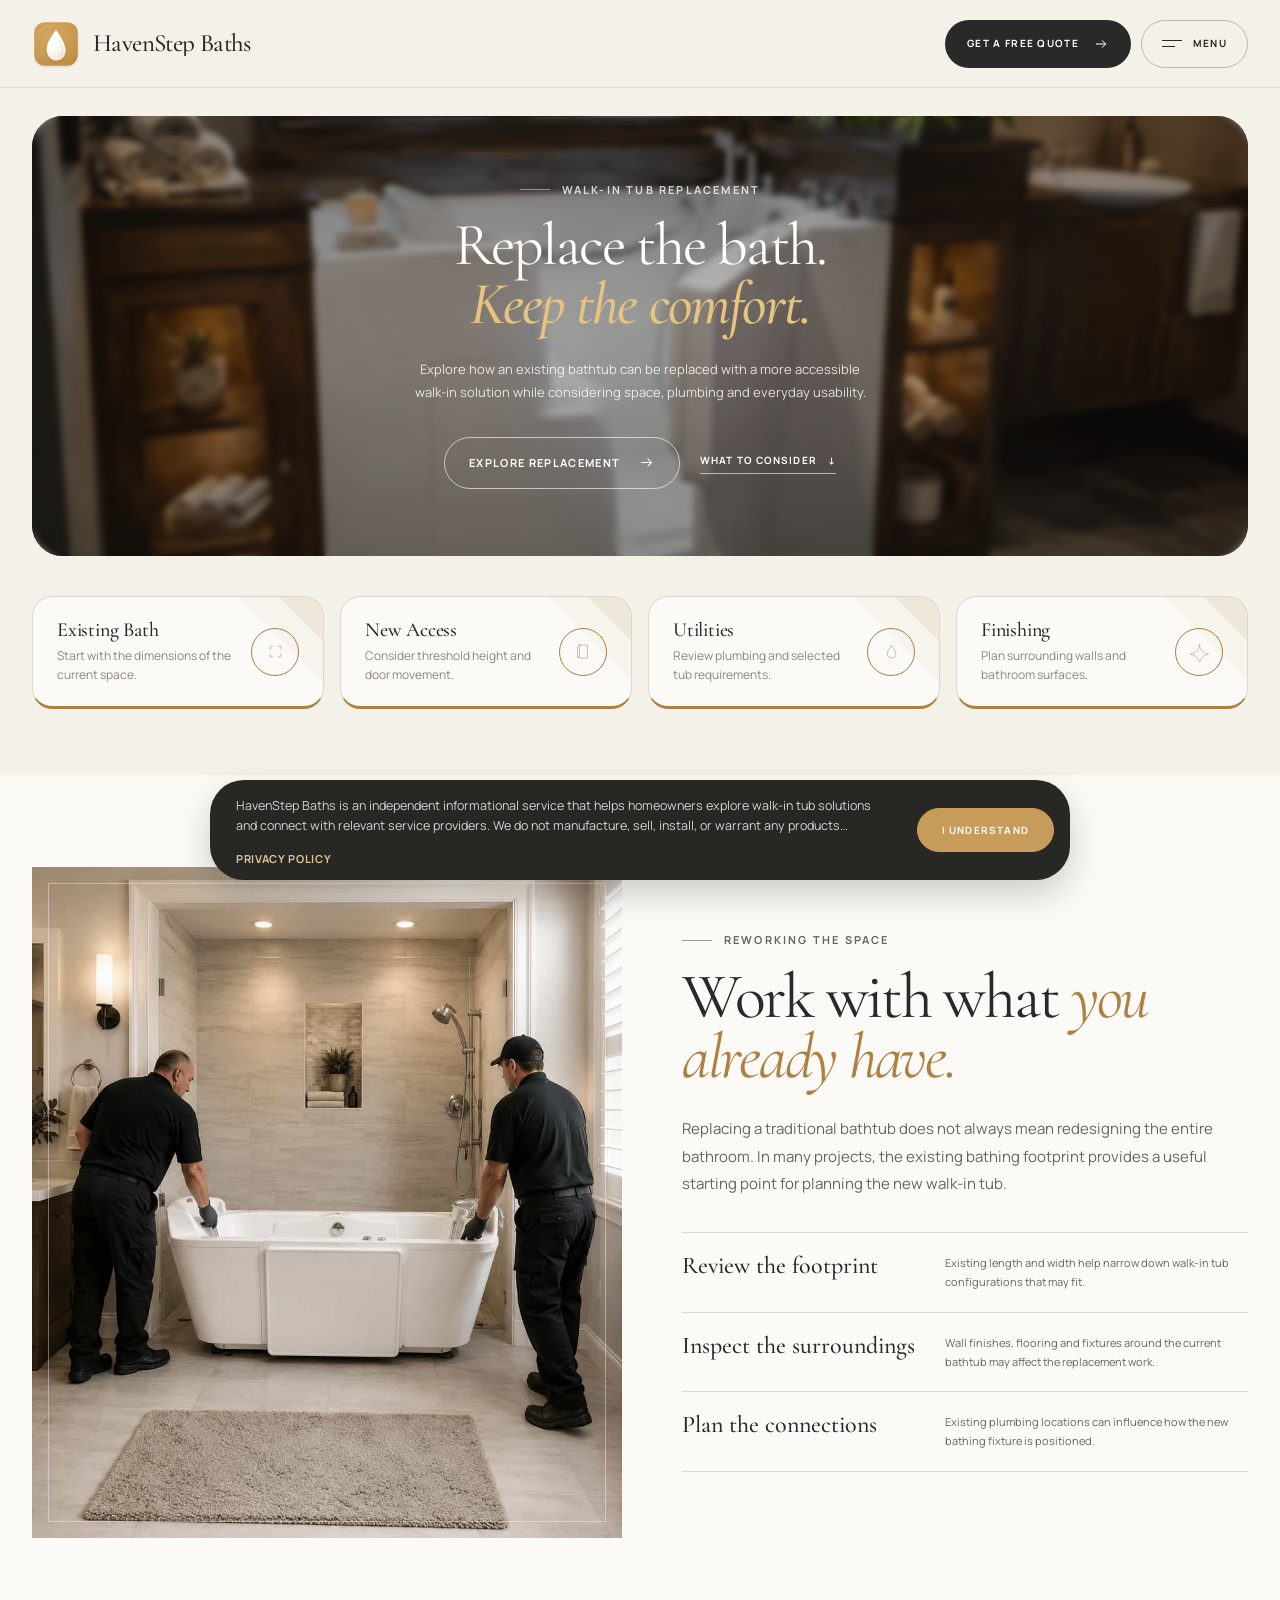
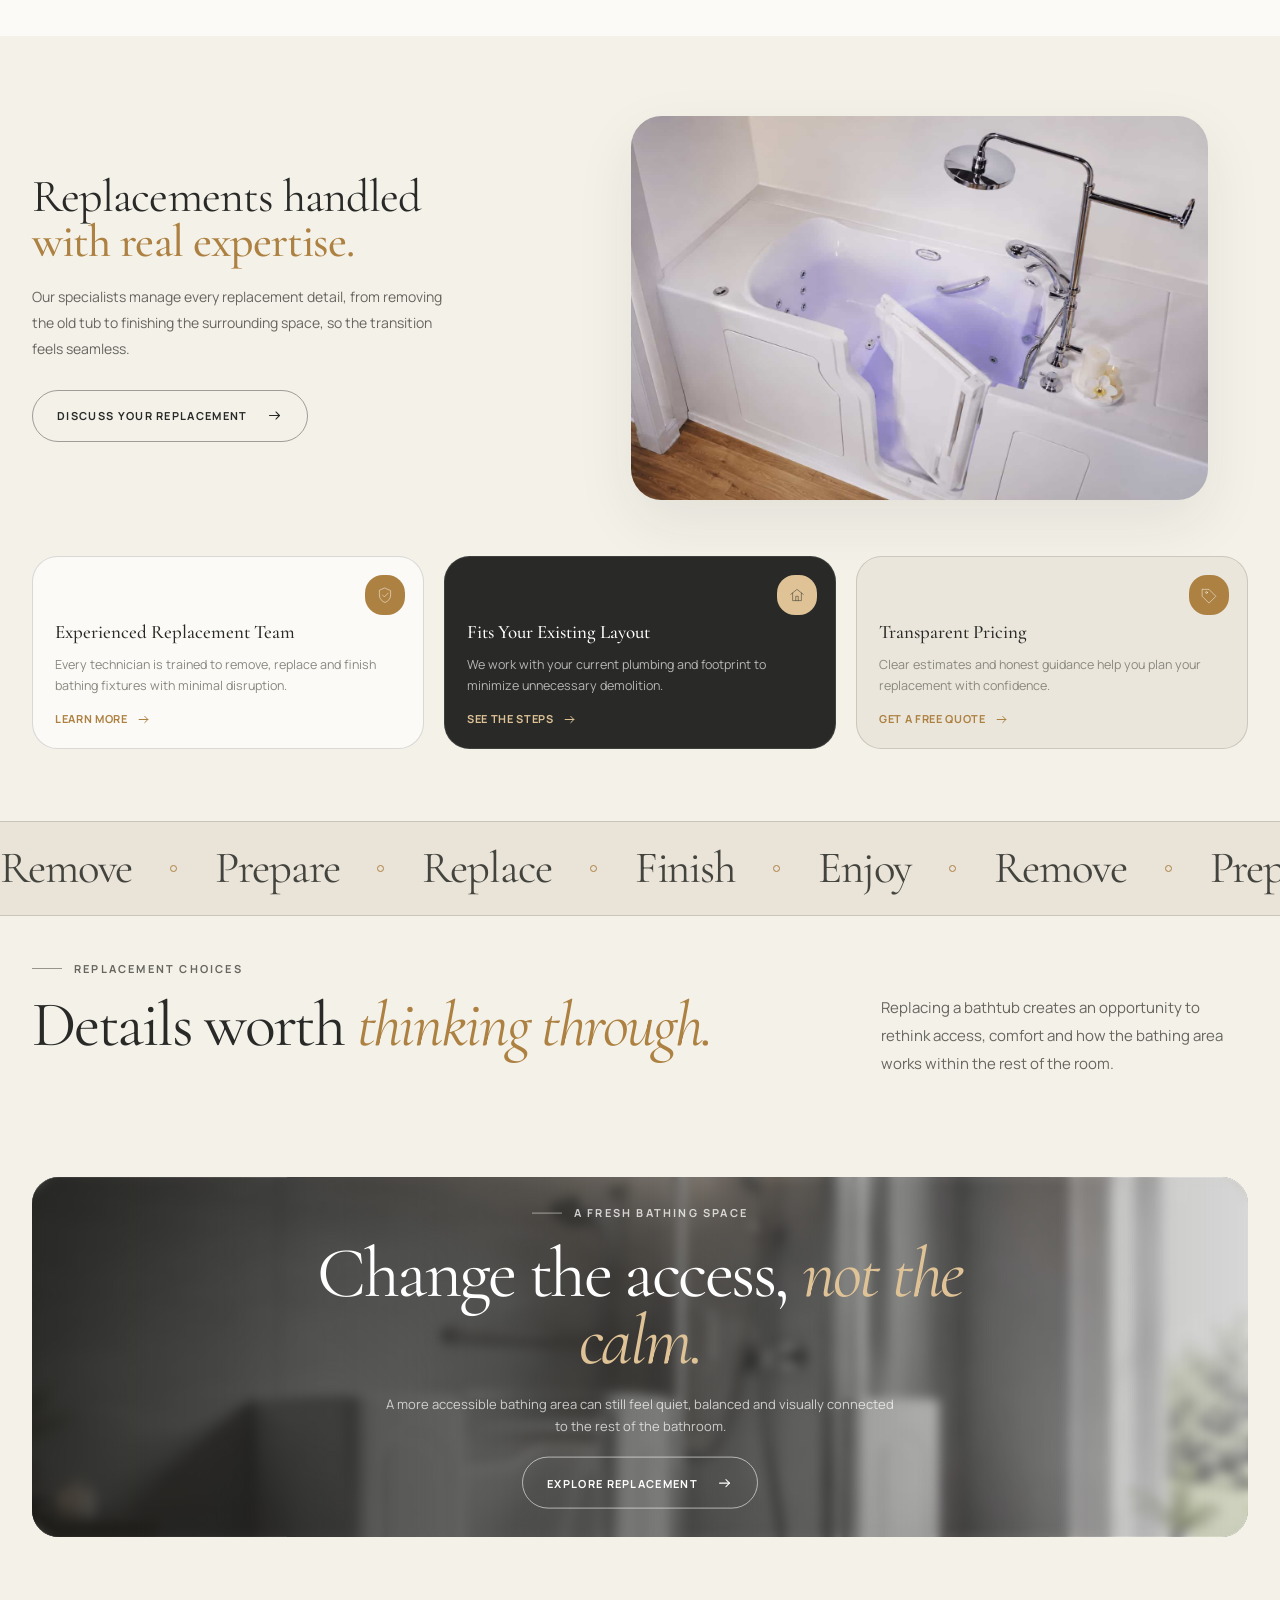
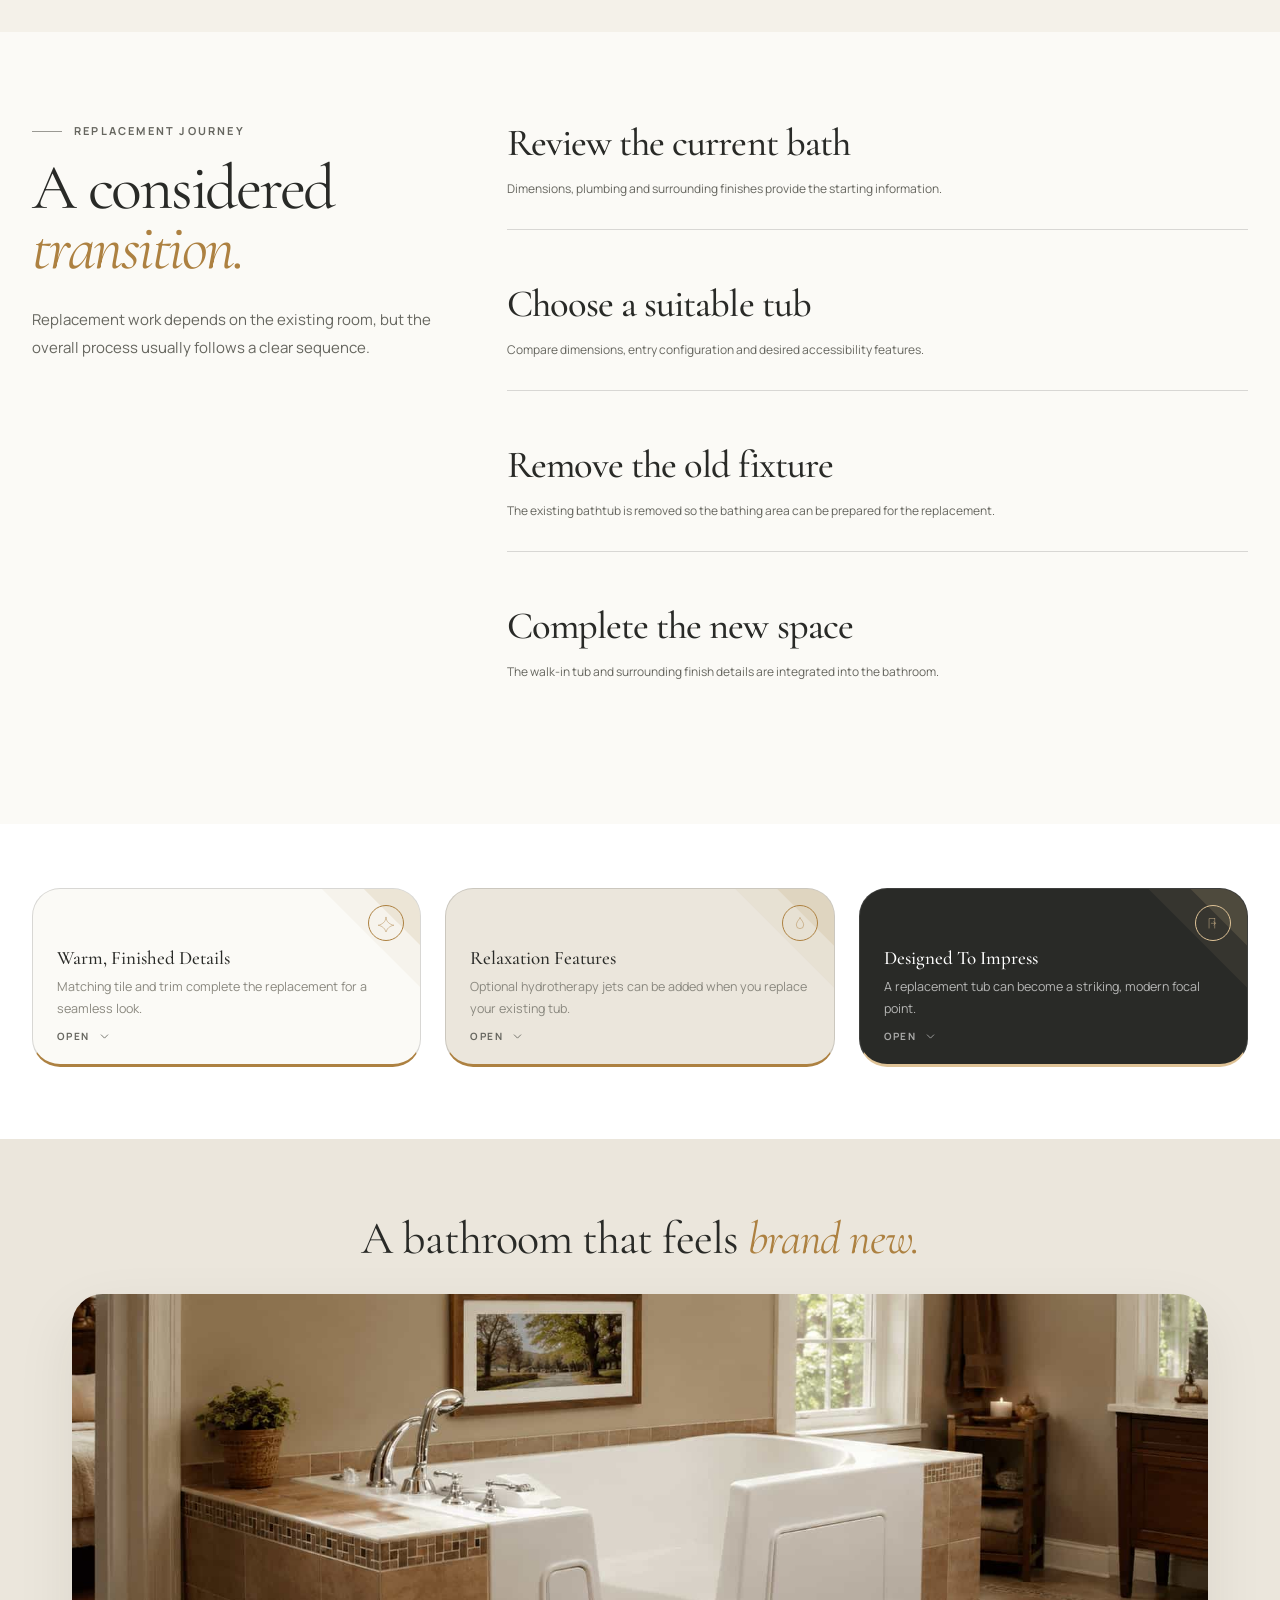
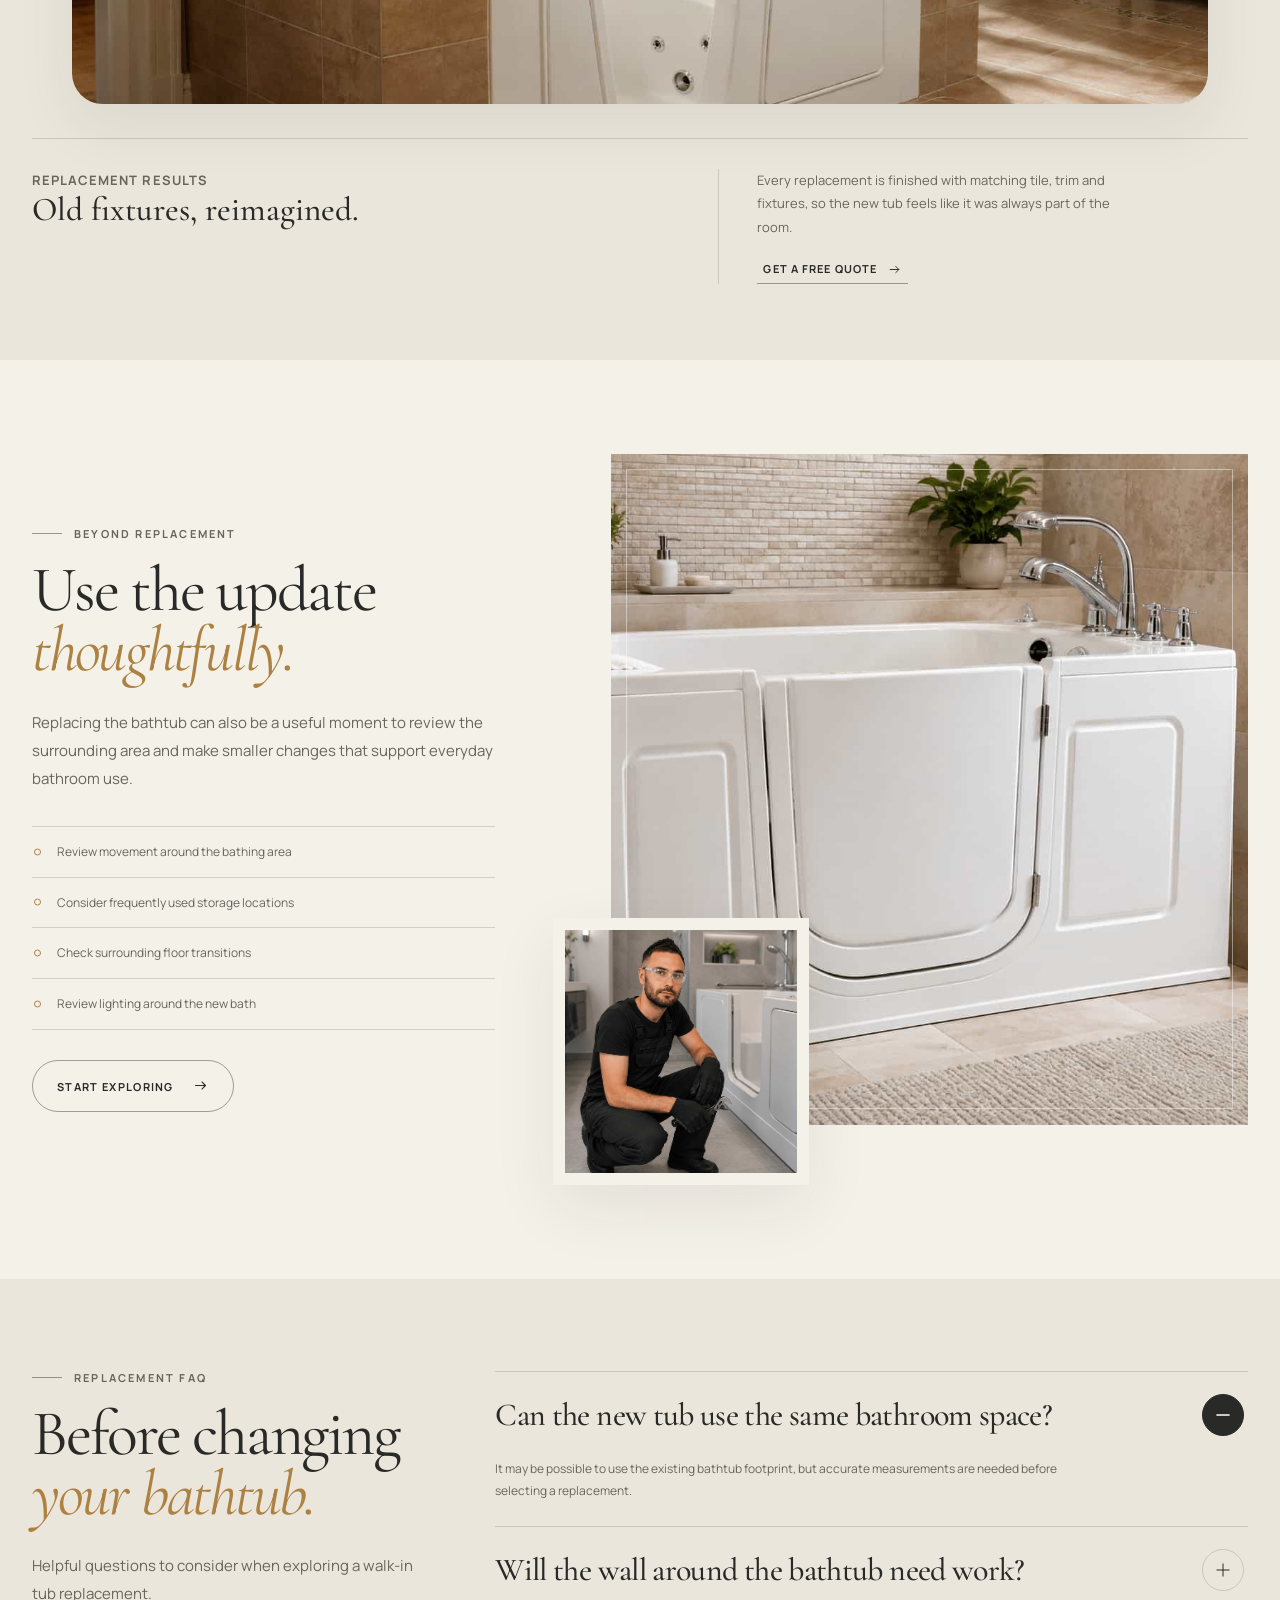
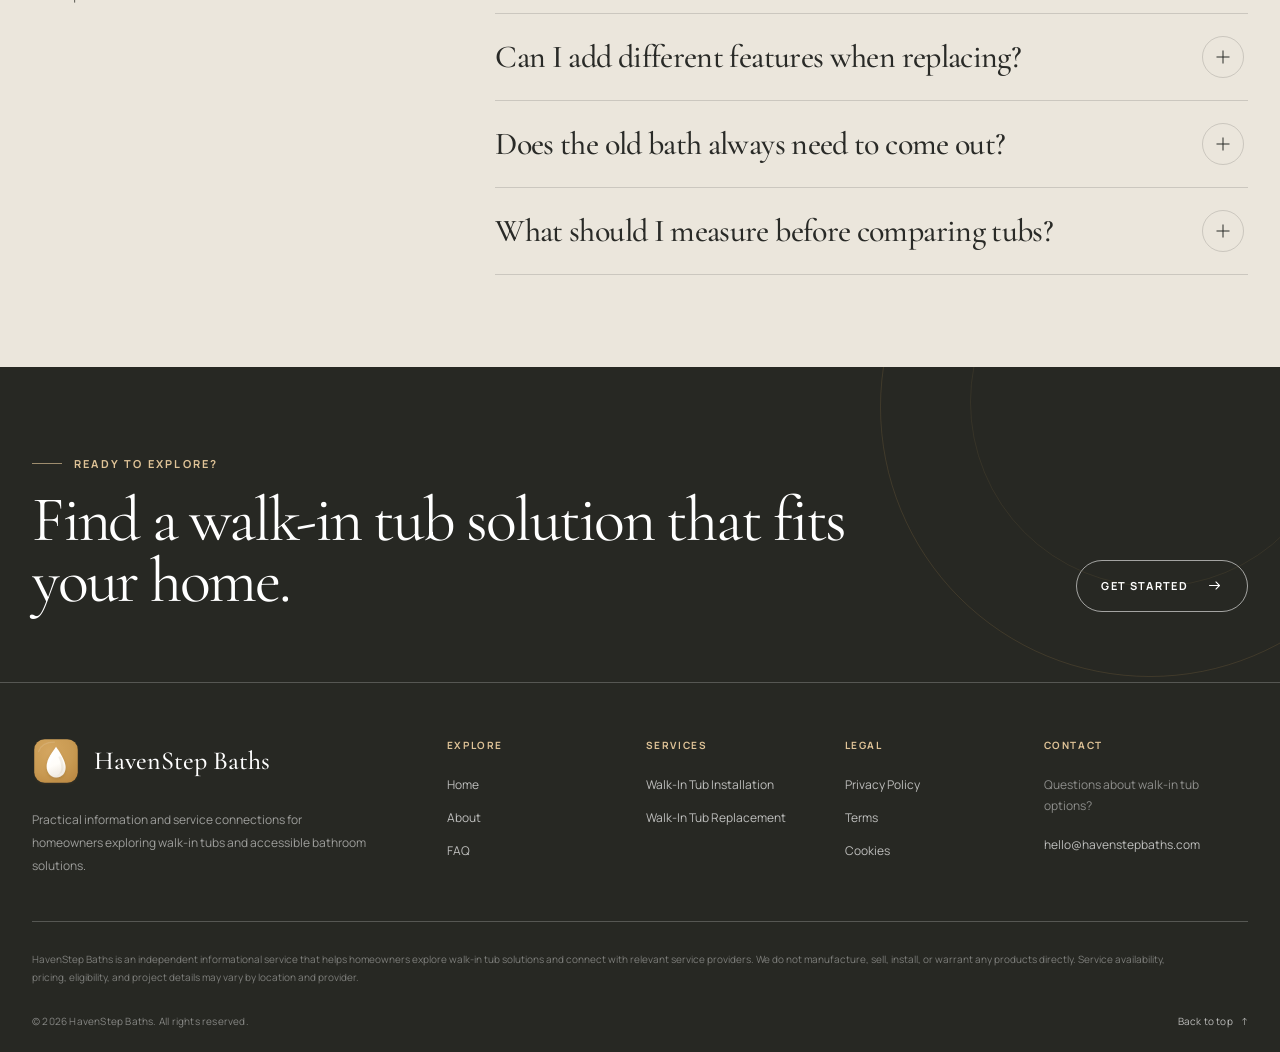
<file: walk-in-tub-replacement.html>
<!DOCTYPE html>
<html lang="en">
<head>
    <meta charset="UTF-8">

    <meta
        name="viewport"
        content="width=device-width, initial-scale=1.0"
    >

    <meta
        name="description"
        content="Explore walk-in tub replacement options, bathroom preparation, accessibility features and practical considerations for replacing an existing bathtub."
    >

    <title></title>

    <link
        id="site-favicon"
        rel="icon"
        type="image/svg+xml"
        sizes="any"
    >

    <link rel="preconnect" href="https://fonts.googleapis.com">
    <link rel="preconnect" href="https://fonts.gstatic.com" crossorigin>

    <link
        href="https://fonts.googleapis.com/css2?family=Cormorant+Garamond:wght@400;500;600&family=Manrope:wght@400;500;600;700&display=swap"
        rel="stylesheet"
    >

    <link
        rel="stylesheet"
        href="assets/vendor/swiper-bundle.min.css"
    >

    <link
        rel="stylesheet"
        href="assets/css/global.css"
    >

    <link
        rel="stylesheet"
        href="assets/css/service.css"
    >
</head>

<body>

    <!-- =========================================================
         HEADER
    ========================================================== -->

    <header class="site-header" data-header>
        <div class="site-header__inner site-container">

            <a
                class="site-brand"
                href="index.html"
                aria-label="Go to homepage"
            >
                <img
                    class="site-brand__logo"
                    alt=""
                    width="52"
                    height="52"
                    data-config-src="logo"
                >

                <span
                    class="site-brand__name"
                    data-config="companyName"
                ></span>
            </a>


            <div class="site-header__actions">

                <button
                    class="header-action header-action--quote"
                    type="button"
                    data-modal-open="quote-modal"
                    aria-controls="quote-modal"
                >
                    <span>Get a Free Quote</span>

                    <svg
                        aria-hidden="true"
                        viewBox="0 0 24 24"
                    >
                        <path d="M5 12h14"></path>
                        <path d="m14 7 5 5-5 5"></path>
                    </svg>
                </button>


                <button
                    class="header-action header-action--menu"
                    type="button"
                    data-menu-toggle
                    aria-label="Open navigation"
                    aria-controls="site-menu"
                    aria-expanded="false"
                >
                    <span
                        class="header-action__menu-lines"
                        aria-hidden="true"
                    >
                        <span></span>
                        <span></span>
                    </span>

                    <span class="header-action__menu-label">
                        Menu
                    </span>
                </button>

            </div>

        </div>
    </header>


    <!-- =========================================================
         SIDE MENU
    ========================================================== -->

    <div
        class="site-menu"
        id="site-menu"
        aria-hidden="true"
        data-menu
    >

        <button
            class="site-menu__backdrop"
            type="button"
            aria-label="Close navigation"
            data-menu-close
        ></button>


        <aside
            class="site-menu__panel"
            aria-label="Website navigation"
        >

            <div class="site-menu__top">

                <a
                    class="site-menu__brand"
                    href="index.html"
                >
                    <img
                        alt=""
                        width="48"
                        height="48"
                        data-config-src="logo"
                    >

                    <span data-config="companyName"></span>
                </a>


                <button
                    class="site-menu__close"
                    type="button"
                    aria-label="Close navigation"
                    data-menu-close
                >
                    <span></span>
                    <span></span>
                </button>

            </div>


            <nav
                class="site-menu__nav"
                aria-label="Main navigation"
            >
                <a href="index.html">
                    Home
                </a>

                <a href="index.html#about">
                    About
                </a>

                <a href="walk-in-tub-installation.html">
                    Installation
                </a>

                <a href="walk-in-tub-replacement.html">
                    Replacement
                </a>

                <a href="#installation-faq">
                    FAQ
                </a>
            </nav>


            <div class="site-menu__bottom">

                <p>
                    Explore practical walk-in tub solutions designed around
                    accessibility, comfort and safer everyday bathing.
                </p>

                <a
                    class="site-menu__email"
                    href=""
                    data-config-href="email"
                    data-config="email"
                ></a>

            </div>

        </aside>

    </div>


    <main>

        <!-- =====================================================
             HERO
        ====================================================== -->

        <section
            class="service-hero"
            aria-labelledby="replacement-title"
            data-service-hero-parallax
            style="background-image: url('assets/images/card-10.jpg');"
        >

            <div class="service-hero__inner site-container">

                <div
                    class="service-hero__content"
                >

                    <p class="section-eyebrow">
                        Walk-In Tub Replacement
                    </p>

                    <h1
                        class="service-hero__title"
                        id="replacement-title"
                    >
                        Replace the bath.
                        <em>Keep the comfort.</em>
                    </h1>

                    <p class="service-hero__copy">
                        Explore how an existing bathtub can be replaced with
                        a more accessible walk-in solution while considering
                        space, plumbing and everyday usability.
                    </p>


                    <div class="service-hero__actions">

                        <button
                            class="button button--outline-dark"
                            type="button"
                            data-modal-open="quote-modal"
                        >
                            Explore Replacement

                            <svg
                                aria-hidden="true"
                                viewBox="0 0 24 24"
                            >
                                <path d="M5 12h14"></path>
                                <path d="m14 7 5 5-5 5"></path>
                            </svg>
                        </button>


                        <a
                            class="service-hero__text-link"
                            href="#installation-guide"
                        >
                            What to consider
                            <span aria-hidden="true">↓</span>
                        </a>

                    </div>

                </div>

            </div>

        </section>


        <!-- =====================================================
             FEATURE STRIP
        ====================================================== -->

        <section
            class="service-feature-strip"
            aria-label="Walk-in tub replacement considerations"
        >

            <div class="site-container">

                <div class="service-feature-strip__grid">

                    <article
                        class="service-feature"
                    >
                        <span class="service-feature__icon" aria-hidden="true">
                            <svg viewBox="0 0 64 64">
                                <path d="M16 24V16h8"></path>
                                <path d="M48 24V16h-8"></path>
                                <path d="M16 40v8h8"></path>
                                <path d="M48 40v8h-8"></path>
                            </svg>
                        </span>

                        <div>
                            <h2>Existing Bath</h2>

                            <p>
                                Start with the dimensions of the current space.
                            </p>
                        </div>
                    </article>


                    <article
                        class="service-feature"
                    >
                        <span class="service-feature__icon" aria-hidden="true">
                            <svg viewBox="0 0 64 64">
                                <rect x="20" y="12" width="24" height="40" rx="3"></rect>
                                <path d="M20 12 14 16v36l6-4"></path>
                            </svg>
                        </span>

                        <div>
                            <h2>New Access</h2>

                            <p>
                                Consider threshold height and door movement.
                            </p>
                        </div>
                    </article>


                    <article
                        class="service-feature"
                    >
                        <span class="service-feature__icon" aria-hidden="true">
                            <svg viewBox="0 0 64 64">
                                <path d="M32 14c8 10 13 18 13 25a13 13 0 0 1-26 0c0-7 5-15 13-25z"></path>
                            </svg>
                        </span>

                        <div>
                            <h2>Utilities</h2>

                            <p>
                                Review plumbing and selected tub requirements.
                            </p>
                        </div>
                    </article>


                    <article
                        class="service-feature"
                    >
                        <span class="service-feature__icon" aria-hidden="true">
                            <svg viewBox="0 0 64 64">
                                <path d="M32 12c1 8 4 15 9 19s11 8 19 9c-8 1-14 5-19 9s-8 11-9 19c-1-8-4-15-9-19s-11-8-19-9c8-1 14-5 19-9s8-11 9-19z"></path>
                            </svg>
                        </span>

                        <div>
                            <h2>Finishing</h2>

                            <p>
                                Plan surrounding walls and bathroom surfaces.
                            </p>
                        </div>
                    </article>

                </div>

            </div>

        </section>


        <!-- =====================================================
             REPLACEMENT GUIDE
        ====================================================== -->

        <section
            class="installation-guide"
            id="installation-guide"
            aria-labelledby="replacement-guide-title"
        >

            <div class="installation-guide__inner site-container">

                <div
                    class="installation-guide__visual"
                >

                    <div class="installation-guide__image">

                        <img
                            src="assets/images/card-16.jpg"
                            alt="Existing bathtub area prepared for an accessible bathroom update"
                            loading="lazy"
                        >

                    </div>


                </div>


                <div
                    class="installation-guide__content"
                >

                    <p class="section-eyebrow">
                        Reworking the Space
                    </p>

                    <h2
                        class="section-title"
                        id="replacement-guide-title"
                    >
                        Work with what
                        <em>you already have.</em>
                    </h2>

                    <p class="section-copy">
                        Replacing a traditional bathtub does not always mean
                        redesigning the entire bathroom. In many projects, the
                        existing bathing footprint provides a useful starting
                        point for planning the new walk-in tub.
                    </p>


                    <div class="installation-guide__points">

                        <article>
                            <h3>Review the footprint</h3>

                            <p>
                                Existing length and width help narrow down
                                walk-in tub configurations that may fit.
                            </p>
                        </article>


                        <article>
                            <h3>Inspect the surroundings</h3>

                            <p>
                                Wall finishes, flooring and fixtures around the
                                current bathtub may affect the replacement work.
                            </p>
                        </article>


                        <article>
                            <h3>Plan the connections</h3>

                            <p>
                                Existing plumbing locations can influence how
                                the new bathing fixture is positioned.
                            </p>
                        </article>

                    </div>

                </div>

            </div>

        </section>


        <!-- =====================================================
             EXPERTISE PANEL
        ====================================================== -->

        <section
            class="expertise-panel"
            aria-labelledby="expertise-title"
        >

            <div class="expertise-panel__inner site-container">

                <div class="expertise-panel__top">

                    <div
                        class="expertise-panel__content"
                    >

                        <h2
                            class="expertise-panel__title"
                            id="expertise-title"
                        >
                            Replacements handled
                            <em>with real expertise.</em>
                        </h2>

                        <p class="expertise-panel__text">
                            Our specialists manage every replacement detail,
                            from removing the old tub to finishing the
                            surrounding space, so the transition feels
                            seamless.
                        </p>

                        <button
                            class="button button--outline-dark expertise-panel__cta"
                            type="button"
                            data-modal-open="quote-modal"
                        >
                            Discuss Your Replacement

                            <svg
                                aria-hidden="true"
                                viewBox="0 0 24 24"
                            >
                                <path d="M5 12h14"></path>
                                <path d="m14 7 5 5-5 5"></path>
                            </svg>
                        </button>

                    </div>


                    <figure
                        class="expertise-panel__media"
                    >
                        <img
                            src="assets/images/card-5.jpg"
                            alt="Finished walk-in tub with easy-entry door and modern fittings"
                            loading="lazy"
                        >
                    </figure>

                </div>


                <div class="expertise-panel__cards">

                    <article
                        class="expertise-card"
                    >
                        <span class="expertise-card__icon" aria-hidden="true">
                            <svg viewBox="0 0 64 64">
                                <path d="M32 10l18 8v14c0 12-8 20-18 24-10-4-18-12-18-24V18z"></path>
                                <path d="M24 32l6 6 12-12"></path>
                            </svg>
                        </span>

                        <h3>Experienced Replacement Team</h3>

                        <p>
                            Every technician is trained to remove, replace
                            and finish bathing fixtures with minimal
                            disruption.
                        </p>

                        <a class="expertise-card__link" href="#installation-guide">
                            Learn More

                            <svg
                                aria-hidden="true"
                                viewBox="0 0 24 24"
                            >
                                <path d="M5 12h14"></path>
                                <path d="m14 7 5 5-5 5"></path>
                            </svg>
                        </a>
                    </article>


                    <article
                        class="expertise-card expertise-card--dark"
                    >
                        <span class="expertise-card__icon" aria-hidden="true">
                            <svg viewBox="0 0 64 64">
                                <path d="M12 30 32 14l20 16"></path>
                                <path d="M18 26v24h28V26"></path>
                                <path d="M28 50v-14h8v14"></path>
                            </svg>
                        </span>

                        <h3>Fits Your Existing Layout</h3>

                        <p>
                            We work with your current plumbing and footprint
                            to minimize unnecessary demolition.
                        </p>

                        <a class="expertise-card__link" href="#installation-guide">
                            See The Steps

                            <svg
                                aria-hidden="true"
                                viewBox="0 0 24 24"
                            >
                                <path d="M5 12h14"></path>
                                <path d="m14 7 5 5-5 5"></path>
                            </svg>
                        </a>
                    </article>


                    <article
                        class="expertise-card expertise-card--tint"
                    >
                        <span class="expertise-card__icon" aria-hidden="true">
                            <svg viewBox="0 0 64 64">
                                <path d="M14 14h18l22 22-22 22-22-22V14z"></path>
                                <circle cx="24" cy="24" r="3"></circle>
                            </svg>
                        </span>

                        <h3>Transparent Pricing</h3>

                        <p>
                            Clear estimates and honest guidance help you plan
                            your replacement with confidence.
                        </p>

                        <button
                            class="expertise-card__link"
                            type="button"
                            data-modal-open="quote-modal"
                        >
                            Get A Free Quote

                            <svg
                                aria-hidden="true"
                                viewBox="0 0 24 24"
                            >
                                <path d="M5 12h14"></path>
                                <path d="m14 7 5 5-5 5"></path>
                            </svg>
                        </button>
                    </article>

                </div>

            </div>

        </section>


        <!-- =====================================================
             MARQUEE
        ====================================================== -->

        <section
            class="service-marquee"
            aria-label="Walk-in tub replacement"
        >

            <div class="service-marquee__track">

                <span>Remove</span>
                <i></i>

                <span>Prepare</span>
                <i></i>

                <span>Replace</span>
                <i></i>

                <span>Finish</span>
                <i></i>

                <span>Enjoy</span>
                <i></i>

                <span>Remove</span>
                <i></i>

                <span>Prepare</span>
                <i></i>

                <span>Replace</span>
                <i></i>

                <span>Finish</span>
                <i></i>

                <span>Enjoy</span>
                <i></i>

            </div>

        </section>


        <!-- =====================================================
             FEATURE SWIPER
        ====================================================== -->

        <section
            class="installation-features"
            aria-labelledby="replacement-features-title"
        >

            <div class="site-container">

                <header
                    class="section-heading section-heading--split"
                >

                    <div>

                        <p class="section-eyebrow">
                            Replacement Choices
                        </p>

                        <h2
                            class="section-title"
                            id="replacement-features-title"
                        >
                            Details worth
                            <em>thinking through.</em>
                        </h2>

                    </div>


                    <p class="section-copy">
                        Replacing a bathtub creates an opportunity to rethink
                        access, comfort and how the bathing area works within
                        the rest of the room.
                    </p>

                </header>


                <div
                    class="swiper installation-feature-slider"
                    data-service-slider
                >

                    <div class="swiper-wrapper">

                        <article class="swiper-slide installation-feature-card">

                            <div class="installation-feature-card__image">

                                <img
                                    src="assets/images/card-2.jpg"
                                    alt="Walk-in tub sized for an existing bathtub area"
                                    loading="lazy"
                                >

                            </div>


                            <div class="installation-feature-card__content">
                                <h3>Overall Size</h3>

                                <p>
                                    Compare new tub dimensions with the
                                    available bathing footprint.
                                </p>

                            </div>

                        </article>


                        <article class="swiper-slide installation-feature-card">

                            <div class="installation-feature-card__image">

                                <img
                                    src="assets/images/card-3.jpg"
                                    alt="Walk-in tub with accessible entry door"
                                    loading="lazy"
                                >

                            </div>


                            <div class="installation-feature-card__content">
                                <h3>Door Direction</h3>

                                <p>
                                    Door movement should work comfortably with
                                    surrounding fixtures and available floor space.
                                </p>

                            </div>

                        </article>


                        <article class="swiper-slide installation-feature-card">

                            <div class="installation-feature-card__image">

                                <img
                                    src="assets/images/card-11.jpg"
                                    alt="Finished wall surround around an accessible bathtub"
                                    loading="lazy"
                                >

                            </div>


                            <div class="installation-feature-card__content">
                                <h3>Wall Surround</h3>

                                <p>
                                    The area around the new tub may need updated
                                    wall finishes or transition details.
                                </p>

                            </div>

                        </article>


                        <article class="swiper-slide installation-feature-card">

                            <div class="installation-feature-card__image">

                                <img
                                    src="assets/images/card-12.jpg"
                                    alt="Bathroom flooring beside a walk-in bathtub"
                                    loading="lazy"
                                >

                            </div>


                            <div class="installation-feature-card__content">
                                <h3>Floor Area</h3>

                                <p>
                                    Flooring around the replacement area should
                                    integrate cleanly with the new bathing setup.
                                </p>

                            </div>

                        </article>


                        <article class="swiper-slide installation-feature-card">

                            <div class="installation-feature-card__image">

                                <img
                                    src="assets/images/card-7.jpg"
                                    alt="Comfortable seating inside an accessible walk-in tub"
                                    loading="lazy"
                                >

                            </div>


                            <div class="installation-feature-card__content">
                                <h3>Comfort Features</h3>

                                <p>
                                    Seating, controls, grab bars and optional
                                    bathing features can be compared together.
                                </p>

                            </div>

                        </article>

                    </div>


                    <div class="installation-feature-slider__controls">

                        <button
                            class="slider-control"
                            type="button"
                            aria-label="Previous feature"
                            data-service-prev
                        >
                            <svg
                                aria-hidden="true"
                                viewBox="0 0 24 24"
                            >
                                <path d="M19 12H5"></path>
                                <path d="m10 7-5 5 5 5"></path>
                            </svg>
                        </button>


                        <div
                            class="slider-progress"
                            data-service-pagination
                        ></div>


                        <button
                            class="slider-control"
                            type="button"
                            aria-label="Next feature"
                            data-service-next
                        >
                            <svg
                                aria-hidden="true"
                                viewBox="0 0 24 24"
                            >
                                <path d="M5 12h14"></path>
                                <path d="m14 7 5 5-5 5"></path>
                            </svg>
                        </button>

                    </div>

                </div>

            </div>

        </section>


        <!-- =====================================================
             PARALLAX
        ====================================================== -->

        <section
            class="service-parallax"
            data-service-parallax
            aria-labelledby="replacement-parallax-title"
        >

            <div class="service-parallax__frame site-container">

                <div
                    class="service-parallax__media"
                    data-service-parallax-media
                >

                    <img
                        src="assets/images/card-4.jpg"
                        alt="Finished accessible bathroom with walk-in tub"
                        loading="lazy"
                    >

                    <div class="service-parallax__overlay"></div>

                </div>


                <div
                    class="service-parallax__content"
                >

                    <p class="section-eyebrow section-eyebrow--light">
                        A Fresh Bathing Space
                    </p>

                    <h2
                        class="section-title section-title--light"
                        id="replacement-parallax-title"
                    >
                        Change the access,
                        <em>not the calm.</em>
                    </h2>

                    <p>
                        A more accessible bathing area can still feel quiet,
                        balanced and visually connected to the rest of the
                        bathroom.
                    </p>

                    <button
                        class="button button--outline-light"
                        type="button"
                        data-modal-open="quote-modal"
                    >
                        Explore Replacement

                        <svg
                            aria-hidden="true"
                            viewBox="0 0 24 24"
                        >
                            <path d="M5 12h14"></path>
                            <path d="m14 7 5 5-5 5"></path>
                        </svg>
                    </button>

                </div>

            </div>

        </section>


        <!-- =====================================================
             REPLACEMENT PROCESS
        ====================================================== -->

        <section
            class="installation-process"
            aria-labelledby="replacement-process-title"
        >

            <div class="installation-process__inner site-container">

                <div
                    class="installation-process__intro"
                >

                    <p class="section-eyebrow">
                        Replacement Journey
                    </p>

                    <h2
                        class="section-title"
                        id="replacement-process-title"
                    >
                        A considered
                        <em>transition.</em>
                    </h2>

                    <p class="section-copy">
                        Replacement work depends on the existing room, but the
                        overall process usually follows a clear sequence.
                    </p>

                </div>


                <div class="installation-process__timeline">

                    <article
                        class="installation-process-step"
                    >
                        <div class="installation-process-step__content">

                            <h3>Review the current bath</h3>

                            <p>
                                Dimensions, plumbing and surrounding finishes
                                provide the starting information.
                            </p>

                        </div>

                    </article>


                    <article
                        class="installation-process-step"
                    >
                        <div class="installation-process-step__content">

                            <h3>Choose a suitable tub</h3>

                            <p>
                                Compare dimensions, entry configuration and
                                desired accessibility features.
                            </p>

                        </div>

                    </article>


                    <article
                        class="installation-process-step"
                    >
                        <div class="installation-process-step__content">

                            <h3>Remove the old fixture</h3>

                            <p>
                                The existing bathtub is removed so the bathing
                                area can be prepared for the replacement.
                            </p>

                        </div>

                    </article>


                    <article
                        class="installation-process-step"
                    >
                        <div class="installation-process-step__content">

                            <h3>Complete the new space</h3>

                            <p>
                                The walk-in tub and surrounding finish details
                                are integrated into the bathroom.
                            </p>

                        </div>

                    </article>

                </div>

            </div>

        </section>


        <!-- =====================================================
             FLIP CARDS
        ====================================================== -->

        <section
            class="flip-cards"
            aria-label="Replacement highlights"
        >

            <div class="site-container">

                <div class="flip-cards__grid">

                    <button
                        class="flip-card"
                        type="button"
                    >
                        <div class="flip-card__inner">

                            <div class="flip-card__face flip-card__face--front">

                                <span class="flip-card__icon" aria-hidden="true">
                                    <svg viewBox="0 0 64 64">
                                        <path d="M32 12c1 8 4 15 9 19s11 8 19 9c-8 1-14 5-19 9s-8 11-9 19c-1-8-4-15-9-19s-11-8-19-9c8-1 14-5 19-9s8-11 9-19z"></path>
                                    </svg>
                                </span>

                                <div class="flip-card__text">
                                    <h3>Warm, Finished Details</h3>

                                    <p>
                                        Matching tile and trim complete the
                                        replacement for a seamless look.
                                    </p>
                                </div>

                                <span class="flip-card__cta">
                                    Open

                                    <svg
                                        aria-hidden="true"
                                        viewBox="0 0 24 24"
                                    >
                                        <path d="m6 9 6 6 6-6"></path>
                                    </svg>
                                </span>

                            </div>

                            <div class="flip-card__face flip-card__face--back">
                                <img
                                    src="assets/images/card-1.jpg"
                                    alt="Elegant finished walk-in tub with warm wood surround"
                                    loading="lazy"
                                >
                            </div>

                        </div>
                    </button>


                    <button
                        class="flip-card flip-card--tint"
                        type="button"
                    >
                        <div class="flip-card__inner">

                            <div class="flip-card__face flip-card__face--front">

                                <span class="flip-card__icon" aria-hidden="true">
                                    <svg viewBox="0 0 64 64">
                                        <path d="M32 14c8 10 13 18 13 25a13 13 0 0 1-26 0c0-7 5-15 13-25z"></path>
                                    </svg>
                                </span>

                                <div class="flip-card__text">
                                    <h3>Relaxation Features</h3>

                                    <p>
                                        Optional hydrotherapy jets can be added
                                        when you replace your existing tub.
                                    </p>
                                </div>

                                <span class="flip-card__cta">
                                    Open

                                    <svg
                                        aria-hidden="true"
                                        viewBox="0 0 24 24"
                                    >
                                        <path d="m6 9 6 6 6-6"></path>
                                    </svg>
                                </span>

                            </div>

                            <div class="flip-card__face flip-card__face--back">
                                <img
                                    src="assets/images/card-13.jpg"
                                    alt="Walk-in tub with hydrotherapy jets in a dark-tiled bathroom"
                                    loading="lazy"
                                >
                            </div>

                        </div>
                    </button>


                    <button
                        class="flip-card flip-card--dark"
                        type="button"
                    >
                        <div class="flip-card__inner">

                            <div class="flip-card__face flip-card__face--front">

                                <span class="flip-card__icon" aria-hidden="true">
                                    <svg viewBox="0 0 64 64">
                                        <path d="M18 50V16h20"></path>
                                        <path d="M38 16v34"></path>
                                        <path d="M26 33h14"></path>
                                        <path d="m35 27 6 6-6 6"></path>
                                    </svg>
                                </span>

                                <div class="flip-card__text">
                                    <h3>Designed To Impress</h3>

                                    <p>
                                        A replacement tub can become a
                                        striking, modern focal point.
                                    </p>
                                </div>

                                <span class="flip-card__cta">
                                    Open

                                    <svg
                                        aria-hidden="true"
                                        viewBox="0 0 24 24"
                                    >
                                        <path d="m6 9 6 6 6-6"></path>
                                    </svg>
                                </span>

                            </div>

                            <div class="flip-card__face flip-card__face--back">
                                <img
                                    src="assets/images/card-15.jpg"
                                    alt="Modern walk-in tub with a night city view"
                                    loading="lazy"
                                >
                            </div>

                        </div>
                    </button>

                </div>

            </div>

        </section>


        <!-- =====================================================
             RESULTS SHOWCASE
        ====================================================== -->

        <section
            class="editorial-feature"
            aria-labelledby="replacement-showcase-title"
        >

            <div class="editorial-feature__inner site-container">

                <div
                    class="editorial-feature__heading"
                >

                    <h2
                        class="section-title editorial-feature__title"
                        id="replacement-showcase-title"
                    >
                        A bathroom that feels
                        <em>brand new.</em>
                    </h2>

                </div>


                <figure
                    class="editorial-feature__media"
                >
                    <img
                        src="assets/images/card-9.jpg"
                        alt="Finished bathroom with a walk-in tub after a replacement"
                        loading="lazy"
                    >
                </figure>


                <div
                    class="editorial-feature__content editorial-feature__content--split"
                >

                    <div class="editorial-feature__text">
                        <p class="editorial-feature__label">Replacement Results</p>

                        <h3>Old fixtures, reimagined.</h3>
                    </div>

                    <div class="editorial-feature__aside">

                        <p>
                            Every replacement is finished with matching tile,
                            trim and fixtures, so the new tub feels like it
                            was always part of the room.
                        </p>

                        <button
                            class="editorial-feature__link"
                            type="button"
                            data-modal-open="quote-modal"
                        >
                            Get A Free Quote

                            <svg
                                aria-hidden="true"
                                viewBox="0 0 24 24"
                            >
                                <path d="M5 12h14"></path>
                                <path d="m14 7 5 5-5 5"></path>
                            </svg>
                        </button>

                    </div>

                </div>

            </div>

        </section>


        <!-- =====================================================
             EDITORIAL SPLIT
        ====================================================== -->

        <section
            class="installation-comfort"
            aria-labelledby="replacement-comfort-title"
        >

            <div class="installation-comfort__inner site-container">

                <div
                    class="installation-comfort__content"
                >

                    <p class="section-eyebrow">
                        Beyond Replacement
                    </p>

                    <h2
                        class="section-title"
                        id="replacement-comfort-title"
                    >
                        Use the update
                        <em>thoughtfully.</em>
                    </h2>

                    <p class="section-copy">
                        Replacing the bathtub can also be a useful moment to
                        review the surrounding area and make smaller changes
                        that support everyday bathroom use.
                    </p>


                    <ul class="installation-comfort__list">

                        <li>
                            Review movement around the bathing area
                        </li>

                        <li>
                            Consider frequently used storage locations
                        </li>

                        <li>
                            Check surrounding floor transitions
                        </li>

                        <li>
                            Review lighting around the new bath
                        </li>

                    </ul>


                    <button
                        class="button button--outline-dark"
                        type="button"
                        data-modal-open="quote-modal"
                    >
                        Start Exploring

                        <svg
                            aria-hidden="true"
                            viewBox="0 0 24 24"
                        >
                            <path d="M5 12h14"></path>
                            <path d="m14 7 5 5-5 5"></path>
                        </svg>
                    </button>

                </div>


                <div
                    class="installation-comfort__visual"
                >

                    <div class="installation-comfort__main-image">

                        <img
                            src="assets/images/card-6.jpg"
                            alt="Completed bathroom with a modern walk-in bathtub"
                            loading="lazy"
                        >

                    </div>


                    <div class="installation-comfort__small-image">

                        <img
                            src="assets/images/card-14.jpg"
                            alt="Bathroom material detail beside a walk-in bathtub"
                            loading="lazy"
                        >

                    </div>

                </div>

            </div>

        </section>


        <!-- =====================================================
             FAQ
        ====================================================== -->

        <section
            class="service-faq"
            id="installation-faq"
            aria-labelledby="replacement-faq-title"
        >

            <div class="service-faq__inner site-container">

                <div
                    class="service-faq__intro"
                >

                    <p class="section-eyebrow">
                        Replacement FAQ
                    </p>

                    <h2
                        class="section-title"
                        id="replacement-faq-title"
                    >
                        Before changing
                        <em>your bathtub.</em>
                    </h2>

                    <p class="section-copy">
                        Helpful questions to consider when exploring a walk-in
                        tub replacement.
                    </p>

                </div>


                <div
                    class="service-accordion"
                    data-service-accordion
                >

                    <article class="service-accordion-item is-open">

                        <button
                            class="service-accordion-item__trigger"
                            type="button"
                            aria-expanded="true"
                        >
                            <span>
                                Can the new tub use the same bathroom space?
                            </span>

                            <span
                                class="service-accordion-item__icon"
                                aria-hidden="true"
                            ></span>
                        </button>


                        <div class="service-accordion-item__panel">

                            <div class="service-accordion-item__content">

                                <p>
                                    It may be possible to use the existing
                                    bathtub footprint, but accurate measurements
                                    are needed before selecting a replacement.
                                </p>

                            </div>

                        </div>

                    </article>


                    <article class="service-accordion-item">

                        <button
                            class="service-accordion-item__trigger"
                            type="button"
                            aria-expanded="false"
                        >
                            <span>
                                Will the wall around the bathtub need work?
                            </span>

                            <span
                                class="service-accordion-item__icon"
                                aria-hidden="true"
                            ></span>
                        </button>


                        <div
                            class="service-accordion-item__panel"
                            hidden
                        >

                            <div class="service-accordion-item__content">

                                <p>
                                    Depending on the existing installation and
                                    the dimensions of the new tub, surrounding
                                    wall finishes may need to be adjusted.
                                </p>

                            </div>

                        </div>

                    </article>


                    <article class="service-accordion-item">

                        <button
                            class="service-accordion-item__trigger"
                            type="button"
                            aria-expanded="false"
                        >
                            <span>
                                Can I add different features when replacing?
                            </span>

                            <span
                                class="service-accordion-item__icon"
                                aria-hidden="true"
                            ></span>
                        </button>


                        <div
                            class="service-accordion-item__panel"
                            hidden
                        >

                            <div class="service-accordion-item__content">

                                <p>
                                    Replacement provides an opportunity to
                                    compare seating, door styles, shower
                                    accessories and optional comfort features.
                                </p>

                            </div>

                        </div>

                    </article>


                    <article class="service-accordion-item">

                        <button
                            class="service-accordion-item__trigger"
                            type="button"
                            aria-expanded="false"
                        >
                            <span>
                                Does the old bath always need to come out?
                            </span>

                            <span
                                class="service-accordion-item__icon"
                                aria-hidden="true"
                            ></span>
                        </button>


                        <div
                            class="service-accordion-item__panel"
                            hidden
                        >

                            <div class="service-accordion-item__content">

                                <p>
                                    A replacement project normally involves
                                    removing the existing bathtub before the new
                                    walk-in unit is positioned.
                                </p>

                            </div>

                        </div>

                    </article>


                    <article class="service-accordion-item">

                        <button
                            class="service-accordion-item__trigger"
                            type="button"
                            aria-expanded="false"
                        >
                            <span>
                                What should I measure before comparing tubs?
                            </span>

                            <span
                                class="service-accordion-item__icon"
                                aria-hidden="true"
                            ></span>
                        </button>


                        <div
                            class="service-accordion-item__panel"
                            hidden
                        >

                            <div class="service-accordion-item__content">

                                <p>
                                    Existing bathtub dimensions, available floor
                                    area, doorway widths and nearby fixtures are
                                    useful starting measurements.
                                </p>

                            </div>

                        </div>

                    </article>

                </div>

            </div>

        </section>
    </main>


    <!-- =========================================================
         FOOTER
    ========================================================== -->

    <footer class="site-footer">

        <div class="site-footer__top">

            <div class="site-container">

                <div class="site-footer__cta">

                    <p class="section-eyebrow section-eyebrow--gold">
                        Ready to Explore?
                    </p>

                    <h2>
                        Find a walk-in tub solution
                        that fits your home.
                    </h2>

                    <button
                        class="button button--outline-light"
                        type="button"
                        data-modal-open="quote-modal"
                    >
                        Get Started

                        <svg
                            aria-hidden="true"
                            viewBox="0 0 24 24"
                        >
                            <path d="M5 12h14"></path>
                            <path d="m14 7 5 5-5 5"></path>
                        </svg>
                    </button>

                </div>

            </div>

        </div>


        <div class="site-footer__main">

            <div class="site-footer__grid site-container">

                <div class="site-footer__brand-column">

                    <a
                        class="site-footer__brand"
                        href="index.html"
                    >
                        <img
                            alt=""
                            width="54"
                            height="54"
                            data-config-src="logo"
                        >

                        <span data-config="companyName"></span>
                    </a>

                    <p>
                        Practical information and service connections for
                        homeowners exploring walk-in tubs and accessible
                        bathroom solutions.
                    </p>

                </div>


                <div class="site-footer__column">

                    <h3>Explore</h3>

                    <nav aria-label="Footer navigation">
                        <a href="index.html">Home</a>
                        <a href="index.html#about">About</a>
                        <a href="#installation-faq">FAQ</a>                    </nav>

                </div>


                <div class="site-footer__column">

                    <h3>Services</h3>

                    <nav aria-label="Service navigation">

                        <a href="walk-in-tub-installation.html">
                            Walk-In Tub Installation
                        </a>

                        <a href="walk-in-tub-replacement.html">
                            Walk-In Tub Replacement
                        </a>

                    </nav>

                </div>


                <div class="site-footer__column">

                    <h3>Legal</h3>

                    <nav aria-label="Legal navigation">

                        <a href="privacy-policy.html">
                            Privacy Policy
                        </a>

                        <a href="terms.html">
                            Terms
                        </a>

                        <a href="cookies.html">
                            Cookies
                        </a>

                    </nav>

                </div>


                <div class="site-footer__column site-footer__contact">

                    <h3>Contact</h3>

                    <p>
                        Questions about walk-in tub options?
                    </p>

                    <a
                        href=""
                        data-config-href="email"
                        data-config="email"
                    ></a>

                </div>

            </div>


            <div class="site-footer__legal site-container">

                <p
                    class="site-footer__disclaimer"
                    data-config="disclaimer"
                ></p>


                <div class="site-footer__copyright">

                    <p>
                        ©
                        <span data-current-year></span>
                        <span data-config="companyName"></span>.
                        All rights reserved.
                    </p>

                    <a href="#top" data-scroll-top>
                        Back to top
                        <span aria-hidden="true">↑</span>
                    </a>

                </div>

            </div>

        </div>

    </footer>


    <!-- =========================================================
         QUOTE MODAL
    ========================================================== -->

    <div
        class="modal"
        id="quote-modal"
        role="dialog"
        aria-modal="true"
        aria-labelledby="quote-modal-title"
        aria-hidden="true"
        data-modal
    >

        <button
            class="modal__backdrop"
            type="button"
            aria-label="Close form"
            data-modal-close
        ></button>


        <div class="modal__panel">

            <div class="modal__top">

                <div>

                    <p class="section-eyebrow">
                        Tell Us About Your Project
                    </p>

                    <h2 id="quote-modal-title">
                        Explore your
                        walk-in tub options.
                    </h2>

                </div>


                <button
                    class="modal__close"
                    type="button"
                    aria-label="Close form"
                    data-modal-close
                >
                    <span></span>
                    <span></span>
                </button>

            </div>


            <form
                class="modal-form"
                action="contact.php"
                method="post"
                data-contact-form
            >

                <input
                    type="hidden"
                    name="form_source"
                    value="replacement-modal"
                >


                <div class="form-field">

                    <label for="modal-name">
                        Your name
                    </label>

                    <input
                        id="modal-name"
                        name="name"
                        type="text"
                        autocomplete="name"
                        required
                    >

                </div>


                <div class="form-field">

                    <label for="modal-email">
                        Email address
                    </label>

                    <input
                        id="modal-email"
                        name="email"
                        type="email"
                        autocomplete="email"
                        required
                    >

                </div>


                <div class="form-field">

                    <label for="modal-postcode">
                        ZIP / Postal code
                    </label>

                    <input
                        id="modal-postcode"
                        name="postcode"
                        type="text"
                        autocomplete="postal-code"
                    >

                </div>


                <div class="form-field">

                    <label for="modal-service">
                        Interested in
                    </label>

                    <select
                        id="modal-service"
                        name="service"
                        required
                    >
                        <option
                            value="replacement"
                            selected
                        >
                            Walk-in tub replacement
                        </option>

                        <option value="walk-in-tub">
                            Walk-in tub
                        </option>

                        <option value="installation">
                            Installation
                        </option>

                        <option value="features">
                            Feature comparison
                        </option>
                    </select>

                </div>


                <div class="form-field form-field--full">

                    <label for="modal-message">
                        Project details
                    </label>

                    <textarea
                        id="modal-message"
                        name="message"
                        rows="4"
                    ></textarea>

                </div>


                <button
                    class="button button--gold"
                    type="submit"
                >
                    Send Request

                    <svg
                        aria-hidden="true"
                        viewBox="0 0 24 24"
                    >
                        <path d="M5 12h14"></path>
                        <path d="m14 7 5 5-5 5"></path>
                    </svg>
                </button>


                <div
                    class="form-status"
                    role="status"
                    aria-live="polite"
                    data-form-status
                ></div>

            </form>

        </div>

    </div>


    <!-- =========================================================
         LEGAL CONFIRMATION
    ========================================================== -->

    <div
        class="legal-confirmation"
        id="legal-confirmation"
        role="region"
        aria-label="Legal confirmation"
        data-legal-confirmation
    >

        <div class="legal-confirmation__inner">

            <div class="legal-confirmation__content">

                <p class="legal-confirmation__text">
                    <span data-config="disclaimer"></span>
                </p>

                <a
                    class="legal-confirmation__link"
                    href="privacy-policy.html"
                >
                    Privacy Policy
                </a>

            </div>


            <button
                class="button button--gold legal-confirmation__button"
                type="button"
                data-legal-confirm
            >
                I Understand
            </button>

        </div>

    </div>


    <!-- =========================================================
         SCRIPTS
    ========================================================== -->

    <script src="config/config.js"></script>

    <script src="assets/vendor/swiper-bundle.min.js"></script>

    <script src="assets/js/global.js"></script>
    <script src="assets/js/service.js"></script>

</body>
</html>
</file>
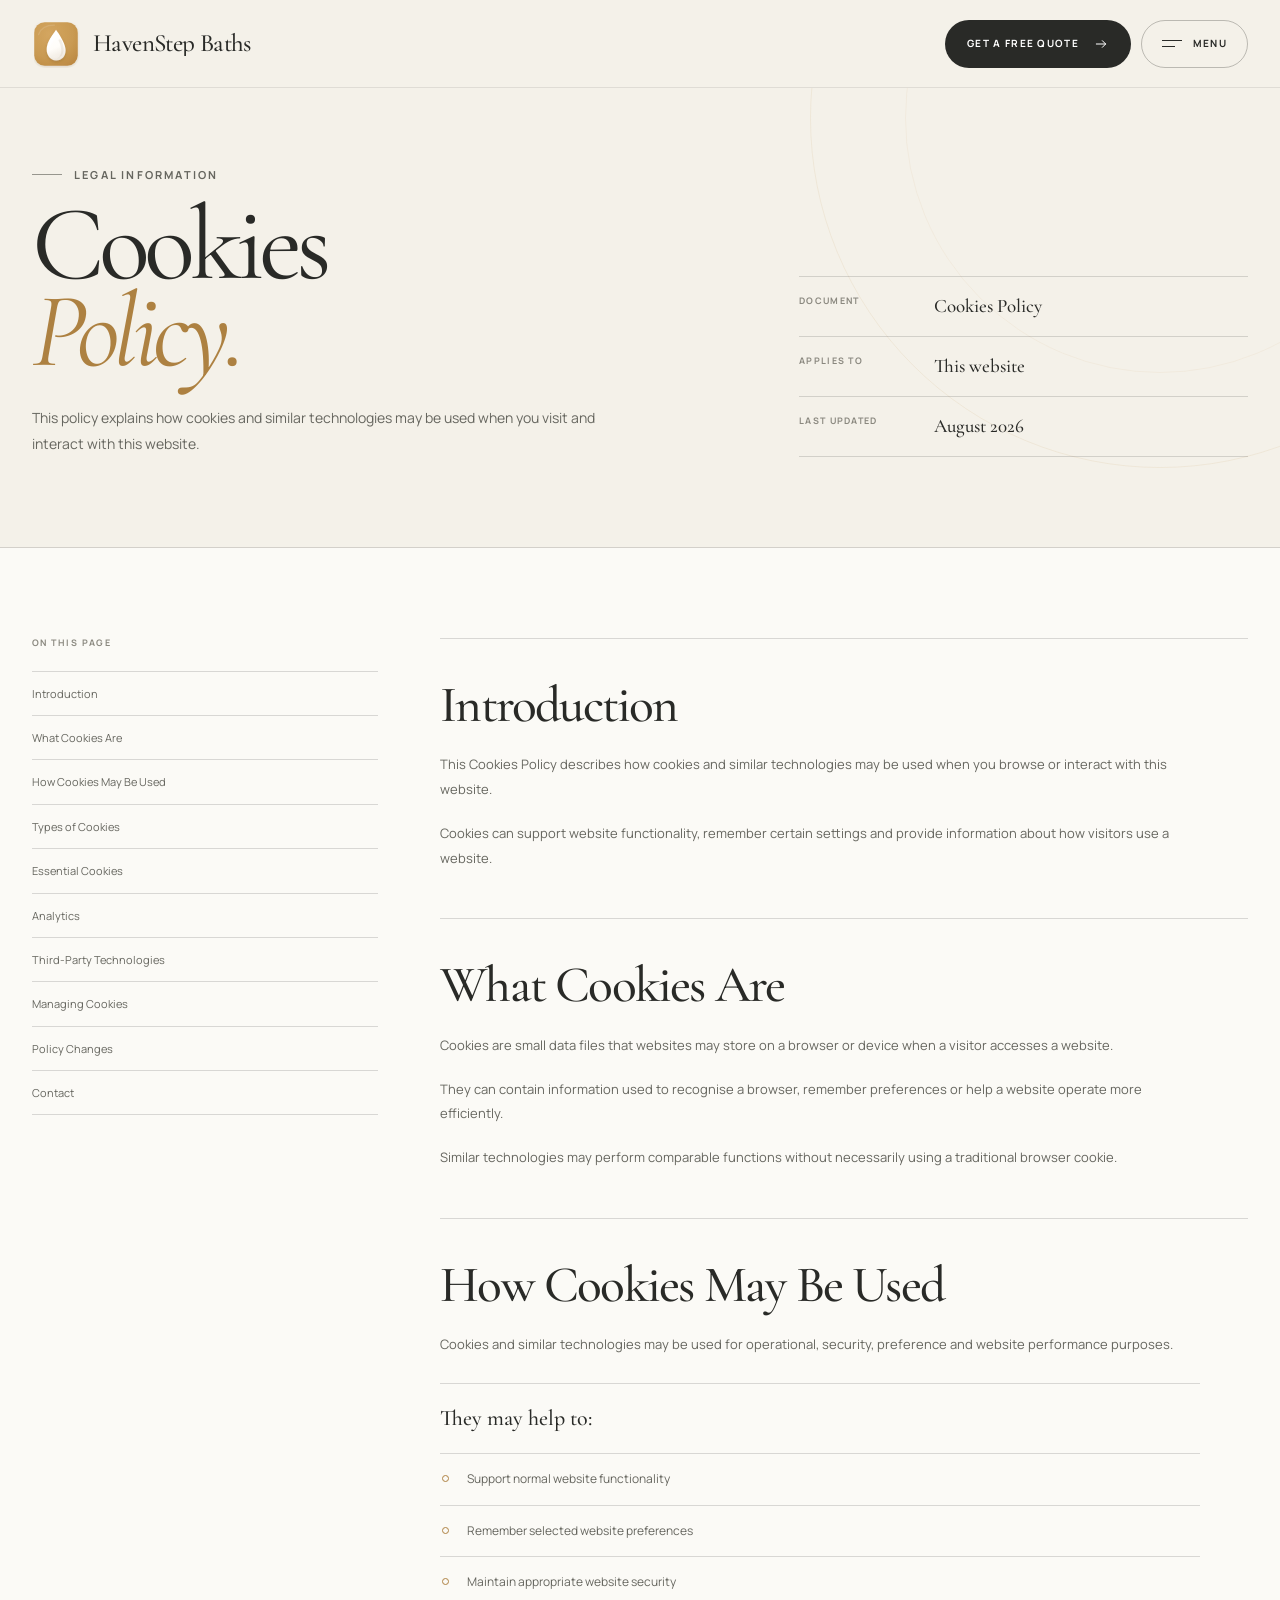
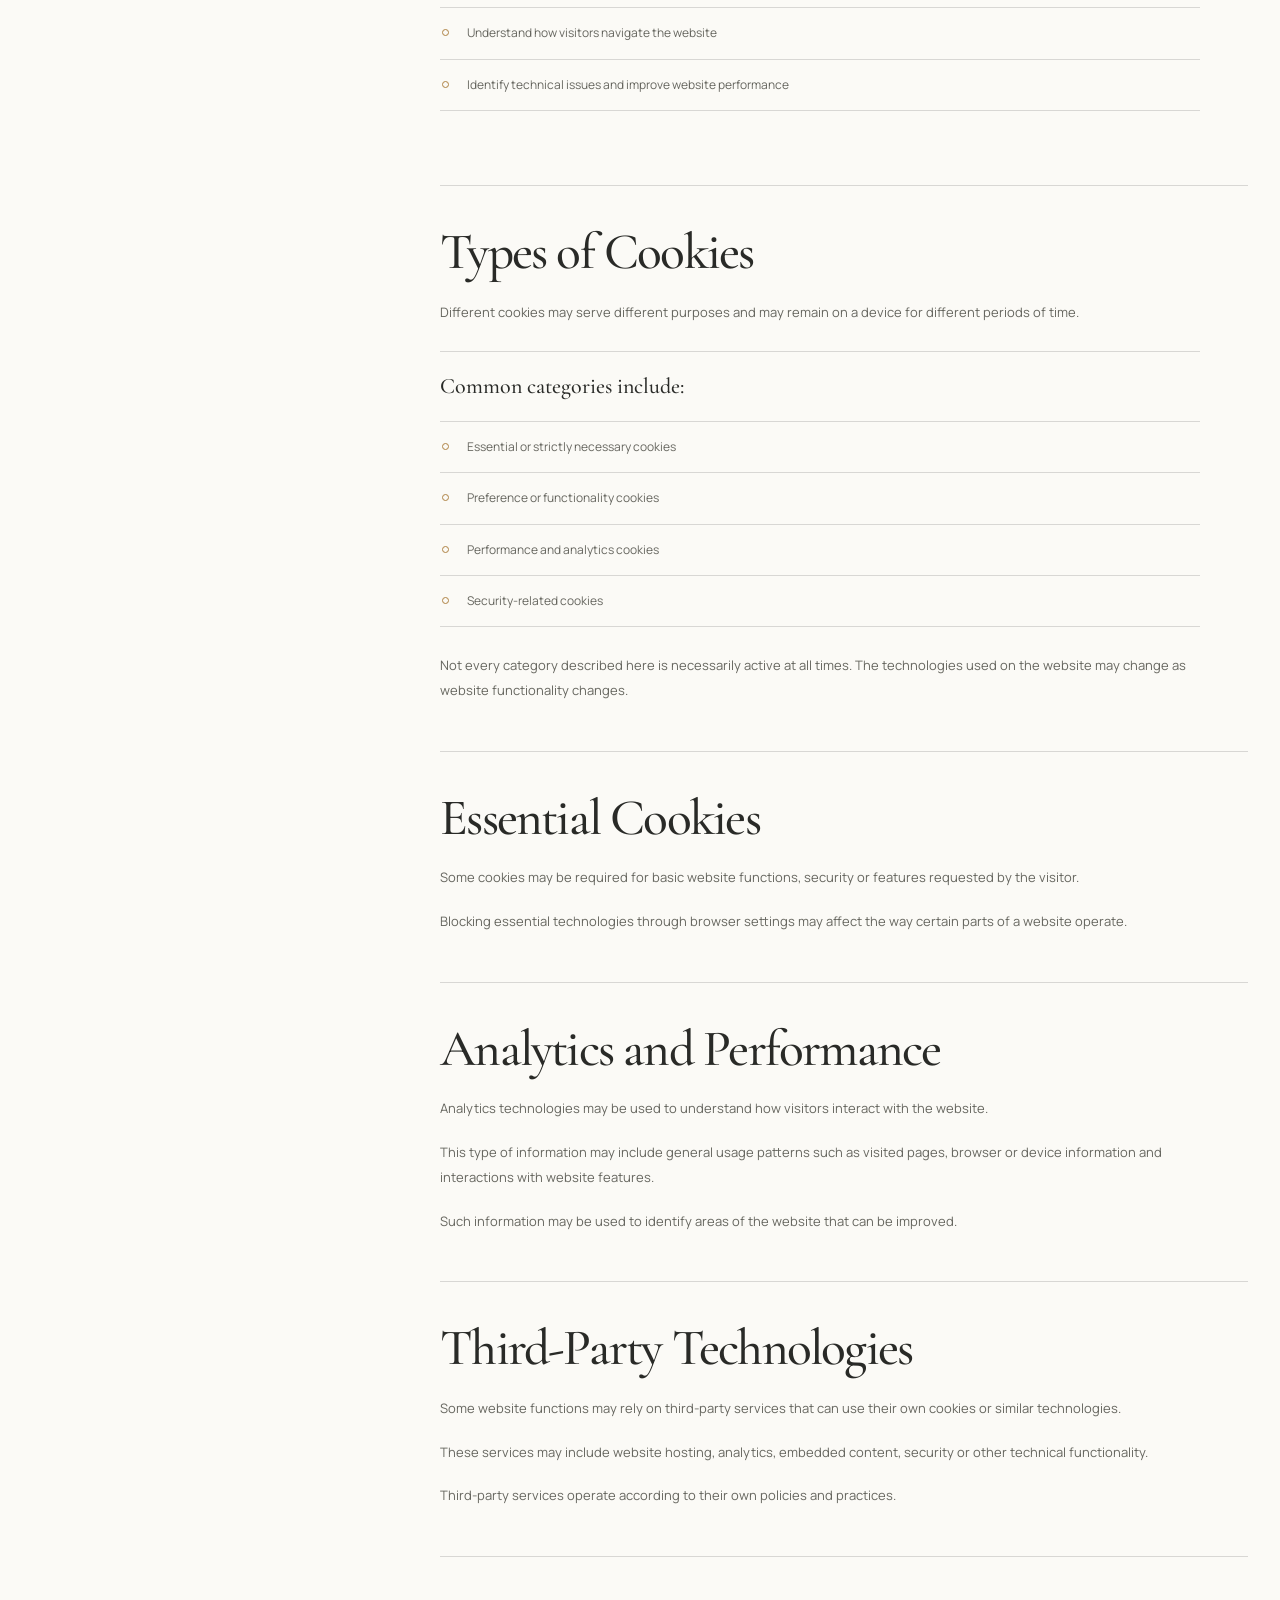
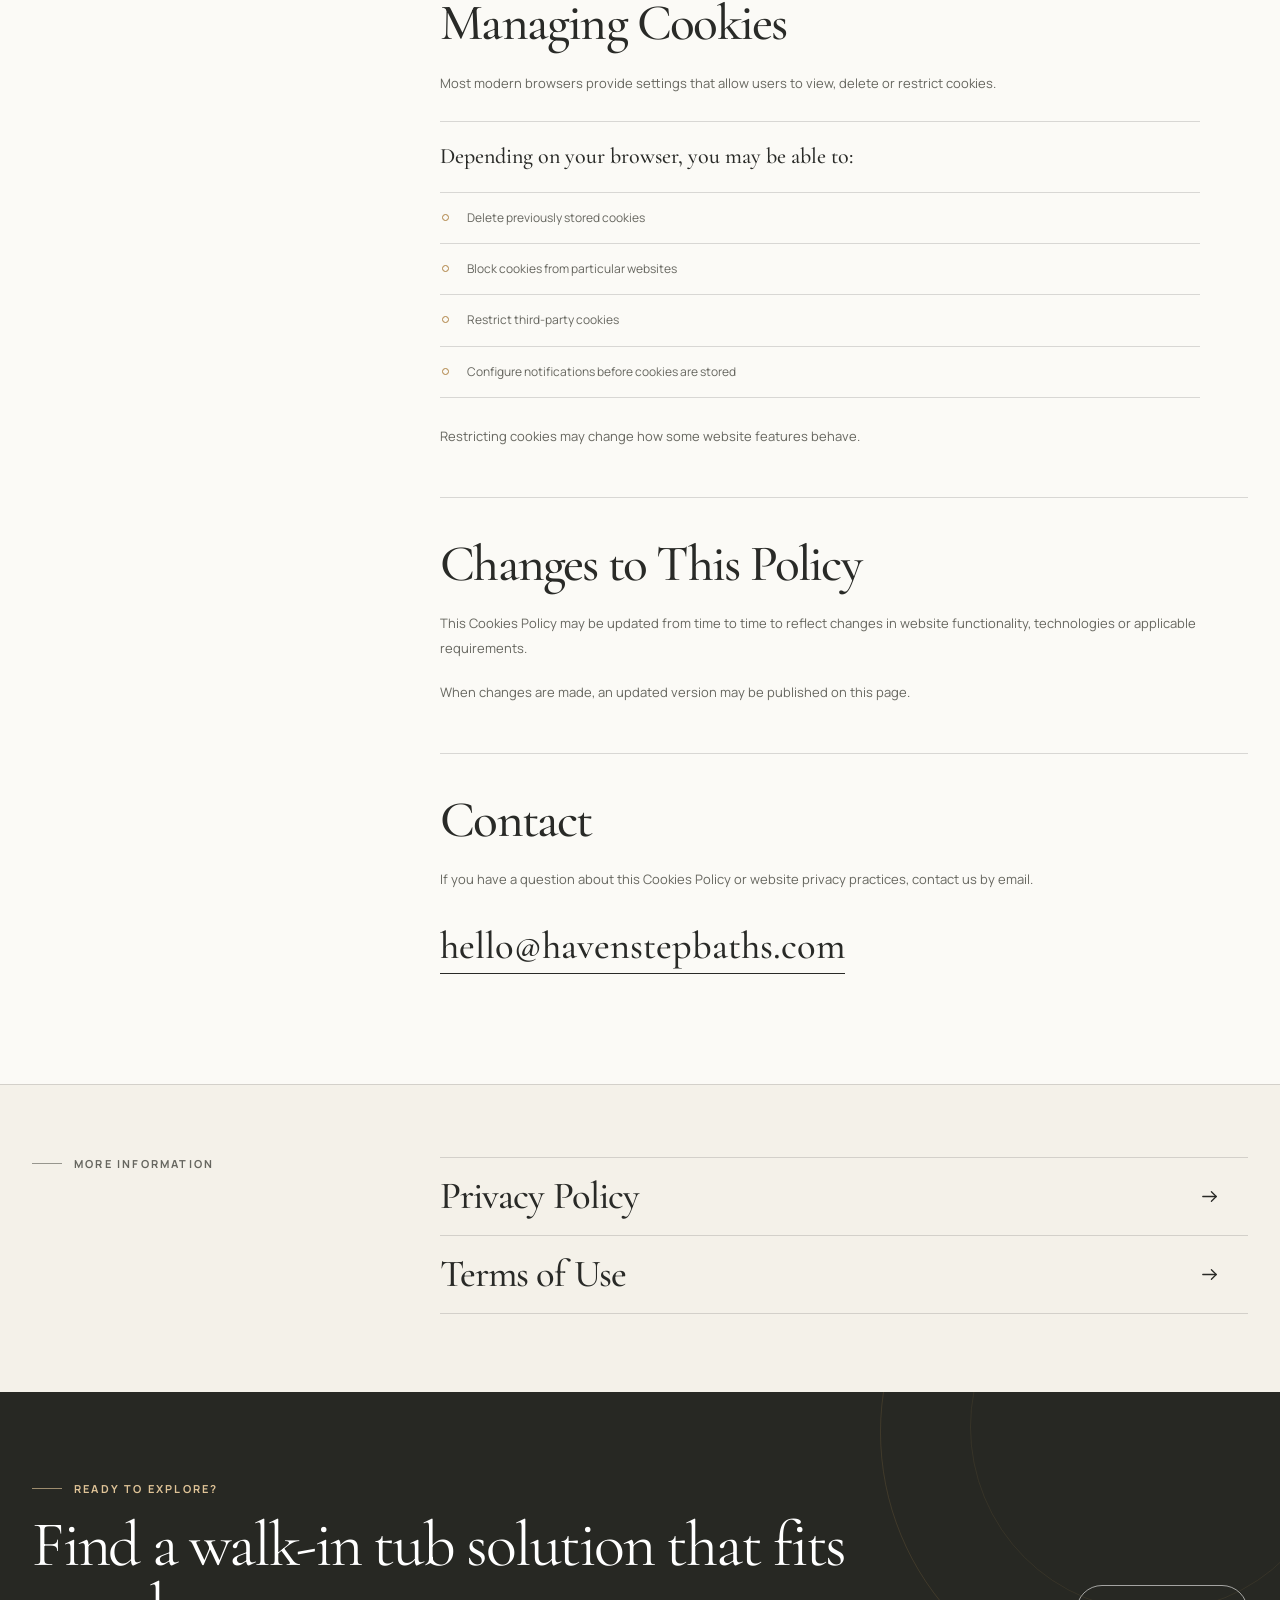
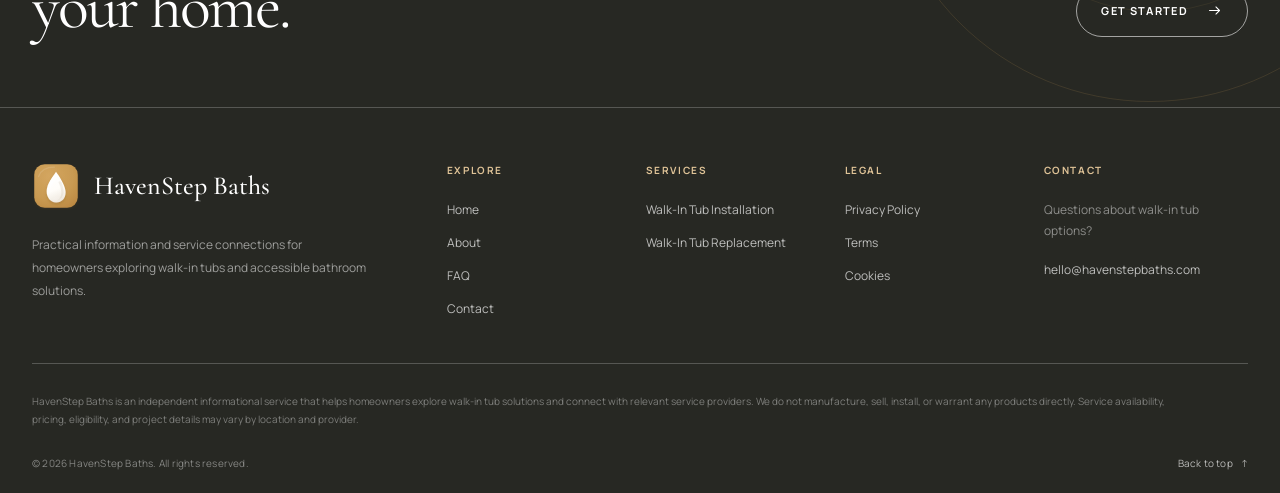
<file: walk-in-tub-site/cookies.html>
<!DOCTYPE html>
<html lang="en">
<head>
    <meta charset="UTF-8">

    <meta
        name="viewport"
        content="width=device-width, initial-scale=1.0"
    >

    <meta
        name="description"
        content="Read the Cookies Policy for HavenStep Baths and learn how cookies and similar technologies may be used on this website."
    >

    <title>HavenStep Baths | Cookies Policy</title>

    <link
        id="site-favicon"
        rel="icon"
        type="image/svg+xml"
        href="assets/images/favicon.svg"
    >

    <link rel="preconnect" href="https://fonts.googleapis.com">
    <link rel="preconnect" href="https://fonts.gstatic.com" crossorigin>

    <link
        href="https://fonts.googleapis.com/css2?family=Cormorant+Garamond:wght@400;500;600&family=Manrope:wght@400;500;600;700&display=swap"
        rel="stylesheet"
    >

    <link
        rel="stylesheet"
        href="assets/vendor/aos.css"
    >

    <link
        rel="stylesheet"
        href="assets/css/global.css"
    >

    <link
        rel="stylesheet"
        href="assets/css/legal.css"
    >
</head>

<body>

    <!-- =========================================================
         HEADER
    ========================================================== -->

    <header class="site-header" data-header>

        <div class="site-header__inner site-container">

            <a
                class="site-brand"
                href="index.html"
                aria-label="Go to homepage"
            >
                <img
                    class="site-brand__logo"
                    src="assets/images/logo.svg"
                    alt=""
                    width="52"
                    height="52"
                    data-config-src="logo"
                >

                <span
                    class="site-brand__name"
                    data-config="companyName"
                >
                    HavenStep Baths
                </span>
            </a>


            <div class="site-header__actions">

                <button
                    class="header-action header-action--quote"
                    type="button"
                    data-modal-open="quote-modal"
                    aria-controls="quote-modal"
                >
                    <span>Get a Free Quote</span>

                    <svg
                        aria-hidden="true"
                        viewBox="0 0 24 24"
                    >
                        <path d="M5 12h14"></path>
                        <path d="m14 7 5 5-5 5"></path>
                    </svg>
                </button>


                <button
                    class="header-action header-action--menu"
                    type="button"
                    data-menu-toggle
                    aria-label="Open navigation"
                    aria-controls="site-menu"
                    aria-expanded="false"
                >
                    <span
                        class="header-action__menu-lines"
                        aria-hidden="true"
                    >
                        <span></span>
                        <span></span>
                    </span>

                    <span class="header-action__menu-label">
                        Menu
                    </span>
                </button>

            </div>

        </div>

    </header>


    <!-- =========================================================
         SIDE MENU
    ========================================================== -->

    <div
        class="site-menu"
        id="site-menu"
        aria-hidden="true"
        data-menu
    >

        <button
            class="site-menu__backdrop"
            type="button"
            aria-label="Close navigation"
            data-menu-close
        ></button>


        <aside
            class="site-menu__panel"
            aria-label="Website navigation"
        >

            <div class="site-menu__top">

                <a
                    class="site-menu__brand"
                    href="index.html"
                >
                    <img
                        src="assets/images/logo.svg"
                        alt=""
                        width="48"
                        height="48"
                        data-config-src="logo"
                    >

                    <span data-config="companyName">
                        HavenStep Baths
                    </span>
                </a>


                <button
                    class="site-menu__close"
                    type="button"
                    aria-label="Close navigation"
                    data-menu-close
                >
                    <span></span>
                    <span></span>
                </button>

            </div>


            <nav
                class="site-menu__nav"
                aria-label="Main navigation"
            >
                <a href="index.html">
                            Home
                        </a>

                <a href="index.html#about">
                            About
                        </a>

                <a href="walk-in-tub-installation.html">
                            Installation
                        </a>

                <a href="walk-in-tub-replacement.html">
                            Replacement
                        </a>

                <a href="index.html#faq">
                            FAQ
                        </a>

                <a href="index.html#contact">
                            Contact
                        </a>
            </nav>


            <div class="site-menu__bottom">

                <p>
                    Explore practical walk-in tub solutions designed around
                    accessibility, comfort and safer everyday bathing.
                </p>

                <a
                    class="site-menu__email"
                    href="mailto:hello@havenstepbaths.com"
                    data-config-href="email"
                    data-config="email"
                >
                    hello@havenstepbaths.com
                </a>

            </div>

        </aside>

    </div>


    <main>

        <!-- =====================================================
             LEGAL HERO
        ====================================================== -->

        <section
            class="legal-hero"
            aria-labelledby="cookies-title"
        >

            <div class="legal-hero__inner site-container">

                <div
                    class="legal-hero__content"
                    data-aos="fade-up"
                >

                    <p class="section-eyebrow">
                        Legal Information
                    </p>

                    <h1
                        class="legal-hero__title"
                        id="cookies-title"
                    >
                        Cookies
                        <em>Policy.</em>
                    </h1>

                    <p class="legal-hero__copy">
                        This policy explains how cookies and similar
                        technologies may be used when you visit and interact
                        with this website.
                    </p>

                </div>


                <div
                    class="legal-hero__meta"
                    data-aos="fade-up"
                    data-aos-delay="120"
                >

                    <div>
                        <span>Document</span>
                        <strong>Cookies Policy</strong>
                    </div>

                    <div>
                        <span>Applies to</span>
                        <strong>This website</strong>
                    </div>

                    <div>
                        <span>Last updated</span>
                        <strong>August 2026</strong>
                    </div>

                </div>

            </div>

        </section>


        <!-- =====================================================
             LEGAL CONTENT
        ====================================================== -->

        <section class="legal-content">

            <div class="legal-content__inner site-container">

                <!-- =============================================
                     SIDE NAVIGATION
                ============================================== -->

                <aside
                    class="legal-nav"
                    data-aos="fade-right"
                >

                    <p class="legal-nav__label">
                        On this page
                    </p>


                    <nav aria-label="Cookies policy sections">

                        <a href="#cookies-introduction">
                            Introduction
                        </a>

                        <a href="#cookies-what">
                            What Cookies Are
                        </a>

                        <a href="#cookies-use">
                            How Cookies May Be Used
                        </a>

                        <a href="#cookies-types">
                            Types of Cookies
                        </a>

                        <a href="#cookies-essential">
                            Essential Cookies
                        </a>

                        <a href="#cookies-analytics">
                            Analytics
                        </a>

                        <a href="#cookies-third-party">
                            Third-Party Technologies
                        </a>

                        <a href="#cookies-control">
                            Managing Cookies
                        </a>

                        <a href="#cookies-changes">
                            Policy Changes
                        </a>

                        <a href="#cookies-contact">
                            Contact
                        </a>

                    </nav>

                </aside>


                <!-- =============================================
                     ARTICLE
                ============================================== -->

                <article
                    class="legal-article"
                    data-aos="fade-left"
                >
                    <section
                        class="legal-section"
                        id="cookies-introduction"
                    >

                        <div class="legal-section__body">

                            <h2>
                                Introduction
                            </h2>

                            <p>
                                This Cookies Policy describes how cookies and
                                similar technologies may be used when you browse
                                or interact with this website.
                            </p>

                            <p>
                                Cookies can support website functionality,
                                remember certain settings and provide
                                information about how visitors use a website.
                            </p>

                        </div>

                    </section>
                    <section
                        class="legal-section"
                        id="cookies-what"
                    >

                        <div class="legal-section__body">

                            <h2>
                                What Cookies Are
                            </h2>

                            <p>
                                Cookies are small data files that websites may
                                store on a browser or device when a visitor
                                accesses a website.
                            </p>

                            <p>
                                They can contain information used to recognise
                                a browser, remember preferences or help a
                                website operate more efficiently.
                            </p>

                            <p>
                                Similar technologies may perform comparable
                                functions without necessarily using a
                                traditional browser cookie.
                            </p>

                        </div>

                    </section>
                    <section
                        class="legal-section"
                        id="cookies-use"
                    >

                        <div class="legal-section__body">

                            <h2>
                                How Cookies May Be Used
                            </h2>

                            <p>
                                Cookies and similar technologies may be used for
                                operational, security, preference and website
                                performance purposes.
                            </p>


                            <div class="legal-list">

                                <h3>
                                    They may help to:
                                </h3>

                                <ul>
                                    <li>
                                        Support normal website functionality
                                    </li>

                                    <li>
                                        Remember selected website preferences
                                    </li>

                                    <li>
                                        Maintain appropriate website security
                                    </li>

                                    <li>
                                        Understand how visitors navigate the
                                        website
                                    </li>

                                    <li>
                                        Identify technical issues and improve
                                        website performance
                                    </li>
                                </ul>

                            </div>

                        </div>

                    </section>
                    <section
                        class="legal-section"
                        id="cookies-types"
                    >

                        <div class="legal-section__body">

                            <h2>
                                Types of Cookies
                            </h2>

                            <p>
                                Different cookies may serve different purposes
                                and may remain on a device for different periods
                                of time.
                            </p>


                            <div class="legal-list">

                                <h3>
                                    Common categories include:
                                </h3>

                                <ul>
                                    <li>
                                        Essential or strictly necessary cookies
                                    </li>

                                    <li>
                                        Preference or functionality cookies
                                    </li>

                                    <li>
                                        Performance and analytics cookies
                                    </li>

                                    <li>
                                        Security-related cookies
                                    </li>
                                </ul>

                            </div>

                            <p>
                                Not every category described here is necessarily
                                active at all times. The technologies used on
                                the website may change as website functionality
                                changes.
                            </p>

                        </div>

                    </section>
                    <section
                        class="legal-section"
                        id="cookies-essential"
                    >

                        <div class="legal-section__body">

                            <h2>
                                Essential Cookies
                            </h2>

                            <p>
                                Some cookies may be required for basic website
                                functions, security or features requested by the
                                visitor.
                            </p>

                            <p>
                                Blocking essential technologies through browser
                                settings may affect the way certain parts of a
                                website operate.
                            </p>

                        </div>

                    </section>
                    <section
                        class="legal-section"
                        id="cookies-analytics"
                    >

                        <div class="legal-section__body">

                            <h2>
                                Analytics and Performance
                            </h2>

                            <p>
                                Analytics technologies may be used to understand
                                how visitors interact with the website.
                            </p>

                            <p>
                                This type of information may include general
                                usage patterns such as visited pages, browser or
                                device information and interactions with
                                website features.
                            </p>

                            <p>
                                Such information may be used to identify areas
                                of the website that can be improved.
                            </p>

                        </div>

                    </section>
                    <section
                        class="legal-section"
                        id="cookies-third-party"
                    >

                        <div class="legal-section__body">

                            <h2>
                                Third-Party Technologies
                            </h2>

                            <p>
                                Some website functions may rely on third-party
                                services that can use their own cookies or
                                similar technologies.
                            </p>

                            <p>
                                These services may include website hosting,
                                analytics, embedded content, security or other
                                technical functionality.
                            </p>

                            <p>
                                Third-party services operate according to their
                                own policies and practices.
                            </p>

                        </div>

                    </section>
                    <section
                        class="legal-section"
                        id="cookies-control"
                    >

                        <div class="legal-section__body">

                            <h2>
                                Managing Cookies
                            </h2>

                            <p>
                                Most modern browsers provide settings that allow
                                users to view, delete or restrict cookies.
                            </p>


                            <div class="legal-list">

                                <h3>
                                    Depending on your browser, you may be able to:
                                </h3>

                                <ul>
                                    <li>
                                        Delete previously stored cookies
                                    </li>

                                    <li>
                                        Block cookies from particular websites
                                    </li>

                                    <li>
                                        Restrict third-party cookies
                                    </li>

                                    <li>
                                        Configure notifications before cookies
                                        are stored
                                    </li>
                                </ul>

                            </div>

                            <p>
                                Restricting cookies may change how some website
                                features behave.
                            </p>

                        </div>

                    </section>
                    <section
                        class="legal-section"
                        id="cookies-changes"
                    >

                        <div class="legal-section__body">

                            <h2>
                                Changes to This Policy
                            </h2>

                            <p>
                                This Cookies Policy may be updated from time to
                                time to reflect changes in website
                                functionality, technologies or applicable
                                requirements.
                            </p>

                            <p>
                                When changes are made, an updated version may be
                                published on this page.
                            </p>

                        </div>

                    </section>
                    <section
                        class="legal-section legal-section--contact"
                        id="cookies-contact"
                    >

                        <div class="legal-section__body">

                            <h2>
                                Contact
                            </h2>

                            <p>
                                If you have a question about this Cookies Policy
                                or website privacy practices, contact us by
                                email.
                            </p>


                            <a
                                class="legal-contact-link"
                                href="mailto:hello@havenstepbaths.com"
                                data-config-href="email"
                                data-config="email"
                            >
                                hello@havenstepbaths.com
                            </a>

                        </div>

                    </section>

                </article>

            </div>

        </section>


        <!-- =====================================================
             MORE LEGAL
        ====================================================== -->

        <section class="legal-next">

            <div class="legal-next__inner site-container">

                <p class="section-eyebrow">
                    More Information
                </p>


                <div class="legal-next__links">

                    <a
                        class="legal-next__link"
                        href="privacy-policy.html"
                    >
                        <span>
                            Privacy Policy
                        </span>

                        <svg
                            aria-hidden="true"
                            viewBox="0 0 24 24"
                        >
                            <path d="M5 12h14"></path>
                            <path d="m14 7 5 5-5 5"></path>
                        </svg>
                    </a>


                    <a
                        class="legal-next__link"
                        href="terms.html"
                    >
                        <span>
                            Terms of Use
                        </span>

                        <svg
                            aria-hidden="true"
                            viewBox="0 0 24 24"
                        >
                            <path d="M5 12h14"></path>
                            <path d="m14 7 5 5-5 5"></path>
                        </svg>
                    </a>

                </div>

            </div>

        </section>

    </main>


    <!-- =========================================================
         FOOTER
    ========================================================== -->

    <footer class="site-footer">

        <div class="site-footer__top">

            <div class="site-container">

                <div class="site-footer__cta">

                    <p class="section-eyebrow section-eyebrow--gold">
                        Ready to Explore?
                    </p>

                    <h2>
                        Find a walk-in tub solution
                        that fits your home.
                    </h2>

                    <button
                        class="button button--outline-light"
                        type="button"
                        data-modal-open="quote-modal"
                    >
                        Get Started

                        <svg
                            aria-hidden="true"
                            viewBox="0 0 24 24"
                        >
                            <path d="M5 12h14"></path>
                            <path d="m14 7 5 5-5 5"></path>
                        </svg>
                    </button>

                </div>

            </div>

        </div>


        <div class="site-footer__main">

            <div class="site-footer__grid site-container">

                <div class="site-footer__brand-column">

                    <a
                        class="site-footer__brand"
                        href="index.html"
                    >
                        <img
                            src="assets/images/logo.svg"
                            alt=""
                            width="54"
                            height="54"
                            data-config-src="logo"
                        >

                        <span data-config="companyName">
                            HavenStep Baths
                        </span>
                    </a>

                    <p>
                        Practical information and service connections for
                        homeowners exploring walk-in tubs and accessible
                        bathroom solutions.
                    </p>

                </div>


                <div class="site-footer__column">

                    <h3>Explore</h3>

                    <nav aria-label="Footer navigation">
                        <a href="index.html">Home</a>
                        <a href="index.html#about">About</a>
                        <a href="index.html#faq">FAQ</a>
                        <a href="index.html#contact">Contact</a>
                    </nav>

                </div>


                <div class="site-footer__column">

                    <h3>Services</h3>

                    <nav aria-label="Service navigation">

                        <a href="walk-in-tub-installation.html">
                            Walk-In Tub Installation
                        </a>

                        <a href="walk-in-tub-replacement.html">
                            Walk-In Tub Replacement
                        </a>

                    </nav>

                </div>


                <div class="site-footer__column">

                    <h3>Legal</h3>

                    <nav aria-label="Legal navigation">

                        <a href="privacy-policy.html">
                            Privacy Policy
                        </a>

                        <a href="terms.html">
                            Terms
                        </a>

                        <a href="cookies.html">
                            Cookies
                        </a>

                    </nav>

                </div>


                <div class="site-footer__column site-footer__contact">

                    <h3>Contact</h3>

                    <p>
                        Questions about walk-in tub options?
                    </p>

                    <a
                        href="mailto:hello@havenstepbaths.com"
                        data-config-href="email"
                        data-config="email"
                    >
                        hello@havenstepbaths.com
                    </a>

                </div>

            </div>


            <div class="site-footer__legal site-container">

                <p
                    class="site-footer__disclaimer"
                    data-config="disclaimer"
                >
                    HavenStep Baths is an independent informational service
                    that helps homeowners explore walk-in tub solutions and
                    connect with relevant service providers. We do not
                    manufacture, sell, install, or warrant any products
                    directly. Service availability, pricing, eligibility, and
                    project details may vary by location and provider.
                </p>


                <div class="site-footer__copyright">

                    <p>
                        ©
                        <span data-current-year></span>
                        <span data-config="companyName">
                            HavenStep Baths
                        </span>.
                        All rights reserved.
                    </p>

                    <a href="#top" data-scroll-top>
                        Back to top
                        <span aria-hidden="true">↑</span>
                    </a>

                </div>

            </div>

        </div>

    </footer>


    <!-- =========================================================
         QUOTE MODAL
    ========================================================== -->

    <div
        class="modal"
        id="quote-modal"
        role="dialog"
        aria-modal="true"
        aria-labelledby="quote-modal-title"
        aria-hidden="true"
        data-modal
    >

        <button
            class="modal__backdrop"
            type="button"
            aria-label="Close form"
            data-modal-close
        ></button>


        <div class="modal__panel">

            <div class="modal__top">

                <div>

                    <p class="section-eyebrow">
                        Tell Us About Your Project
                    </p>

                    <h2 id="quote-modal-title">
                        Explore your
                        walk-in tub options.
                    </h2>

                </div>


                <button
                    class="modal__close"
                    type="button"
                    aria-label="Close form"
                    data-modal-close
                >
                    <span></span>
                    <span></span>
                </button>

            </div>


            <form
                class="modal-form"
                action="contact.php"
                method="post"
                data-contact-form
            >

                <input
                    type="hidden"
                    name="form_source"
                    value="cookies-page-modal"
                >


                <div class="form-field">

                    <label for="modal-name">
                        Your name
                    </label>

                    <input
                        id="modal-name"
                        name="name"
                        type="text"
                        autocomplete="name"
                        required
                    >

                </div>


                <div class="form-field">

                    <label for="modal-email">
                        Email address
                    </label>

                    <input
                        id="modal-email"
                        name="email"
                        type="email"
                        autocomplete="email"
                        required
                    >

                </div>


                <div class="form-field">

                    <label for="modal-postcode">
                        ZIP / Postal code
                    </label>

                    <input
                        id="modal-postcode"
                        name="postcode"
                        type="text"
                        autocomplete="postal-code"
                    >

                </div>


                <div class="form-field">

                    <label for="modal-service">
                        Interested in
                    </label>

                    <select
                        id="modal-service"
                        name="service"
                        required
                    >
                        <option
                            value=""
                            selected
                            disabled
                        >
                            Select an option
                        </option>

                        <option value="walk-in-tub">
                            Walk-in tub
                        </option>

                        <option value="installation">
                            Installation
                        </option>

                        <option value="replacement">
                            Replacement
                        </option>

                        <option value="features">
                            Feature comparison
                        </option>
                    </select>

                </div>


                <div class="form-field form-field--full">

                    <label for="modal-message">
                        Project details
                    </label>

                    <textarea
                        id="modal-message"
                        name="message"
                        rows="4"
                    ></textarea>

                </div>


                <button
                    class="button button--gold"
                    type="submit"
                >
                    Send Request

                    <svg
                        aria-hidden="true"
                        viewBox="0 0 24 24"
                    >
                        <path d="M5 12h14"></path>
                        <path d="m14 7 5 5-5 5"></path>
                    </svg>
                </button>


                <div
                    class="form-status"
                    role="status"
                    aria-live="polite"
                    data-form-status
                ></div>

            </form>

        </div>

    </div>


    <!-- =========================================================
         SCRIPTS
    ========================================================== -->

    <script src="config/config.js"></script>

    <script src="assets/vendor/aos.js"></script>

    <script src="assets/js/global.js"></script>
    <script src="assets/js/legal.js"></script>

</body>
</html>
</file>
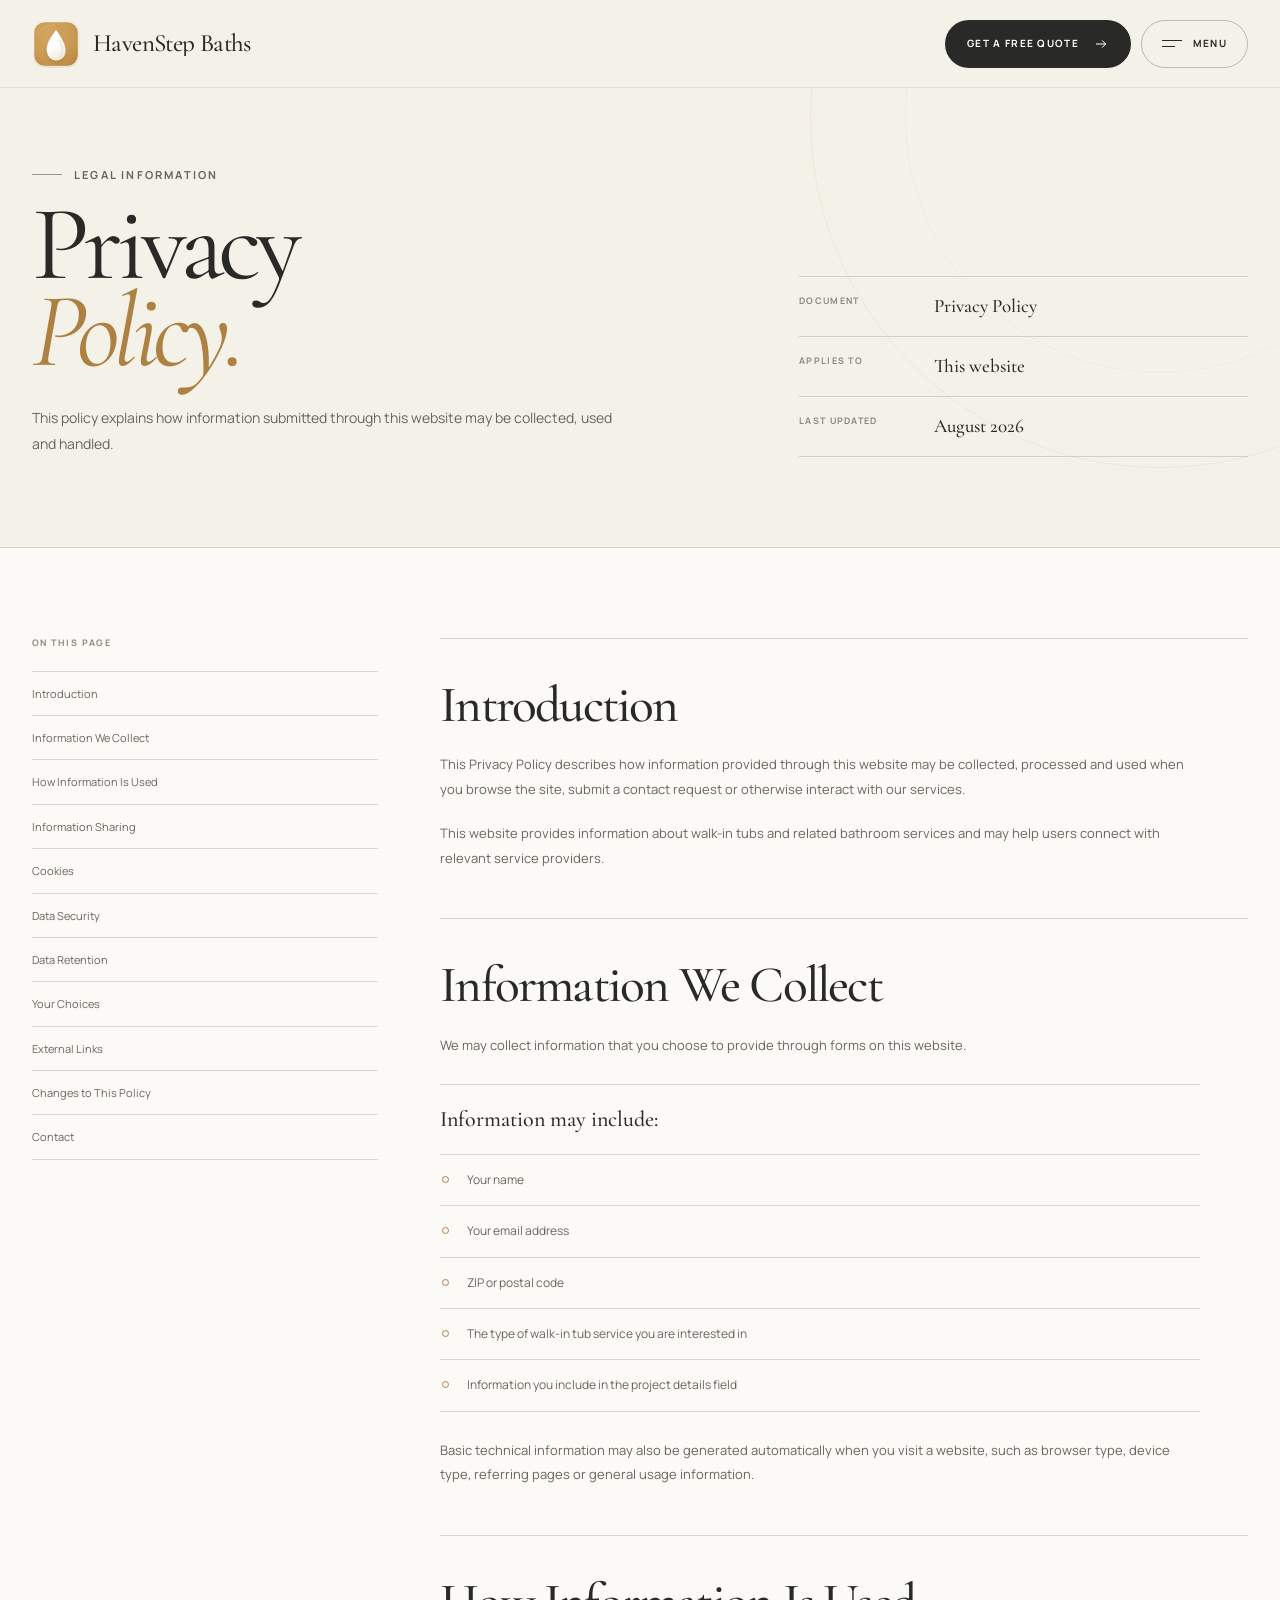
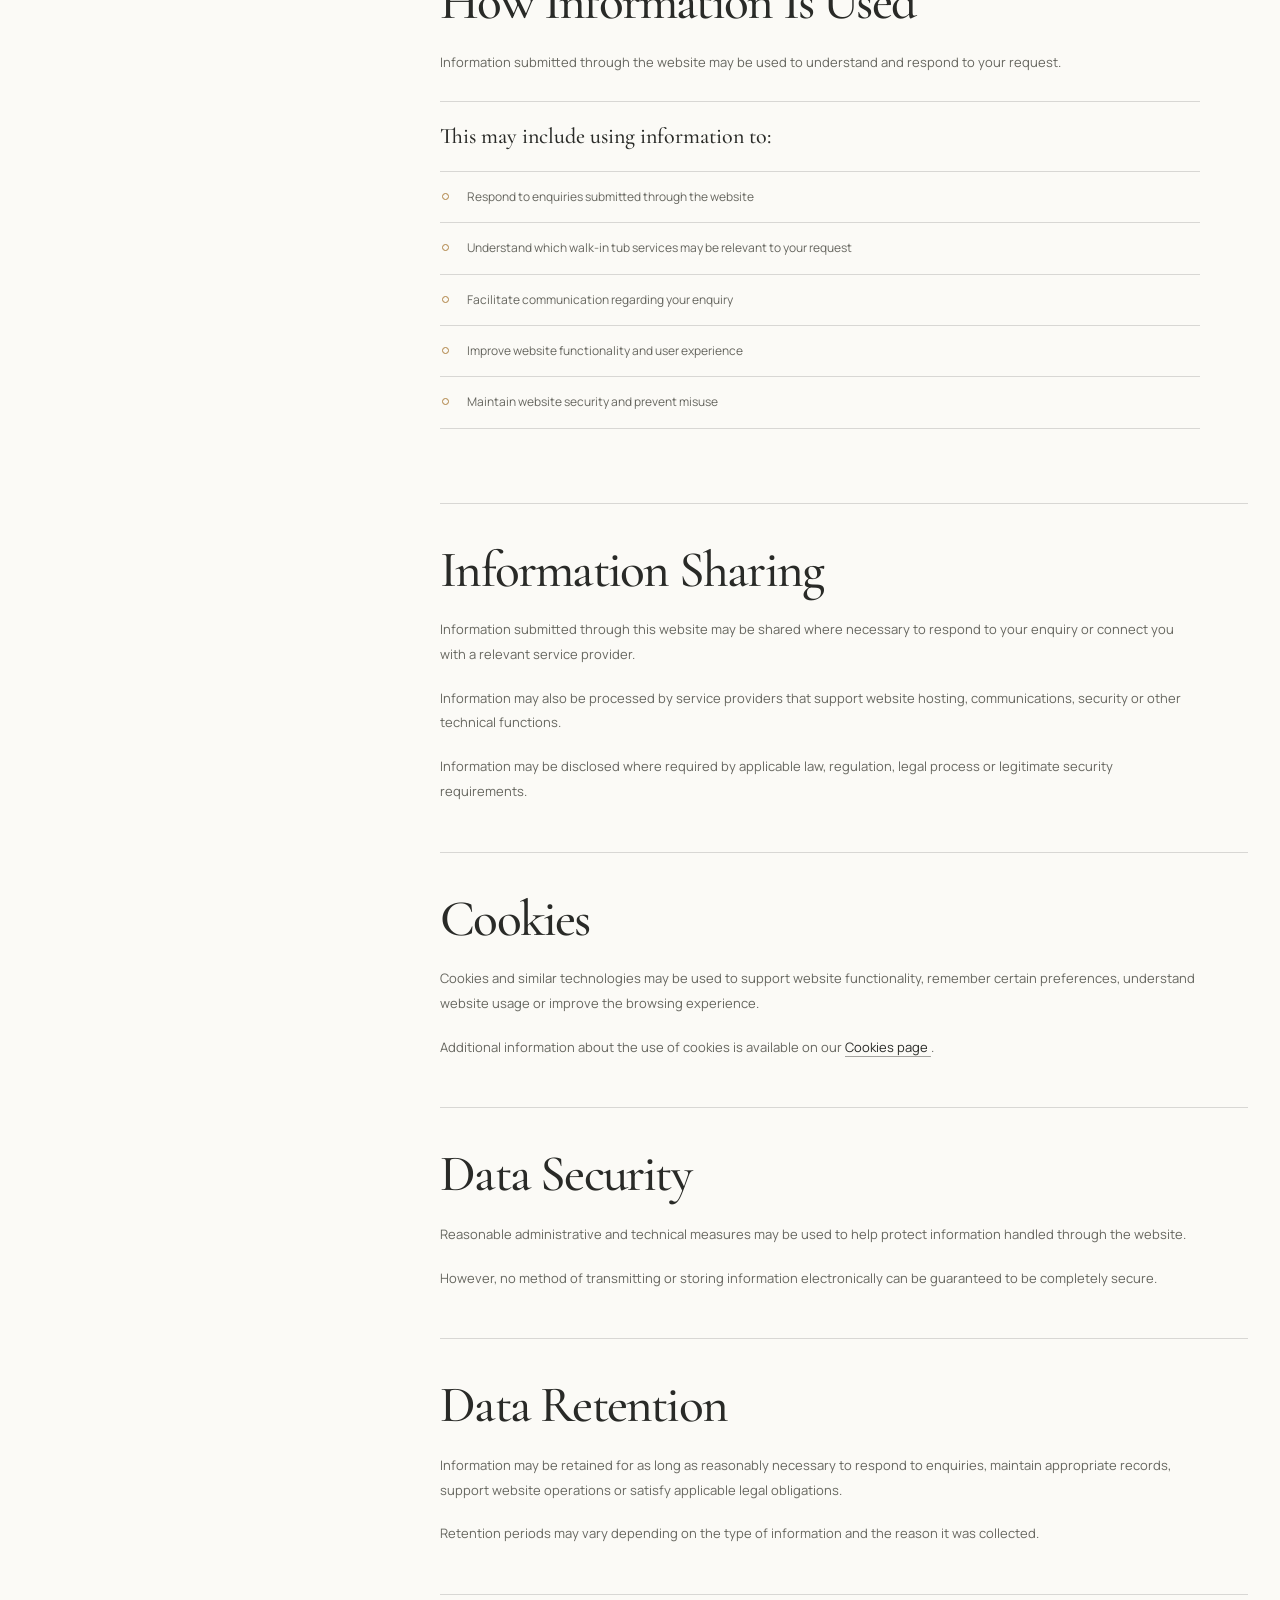
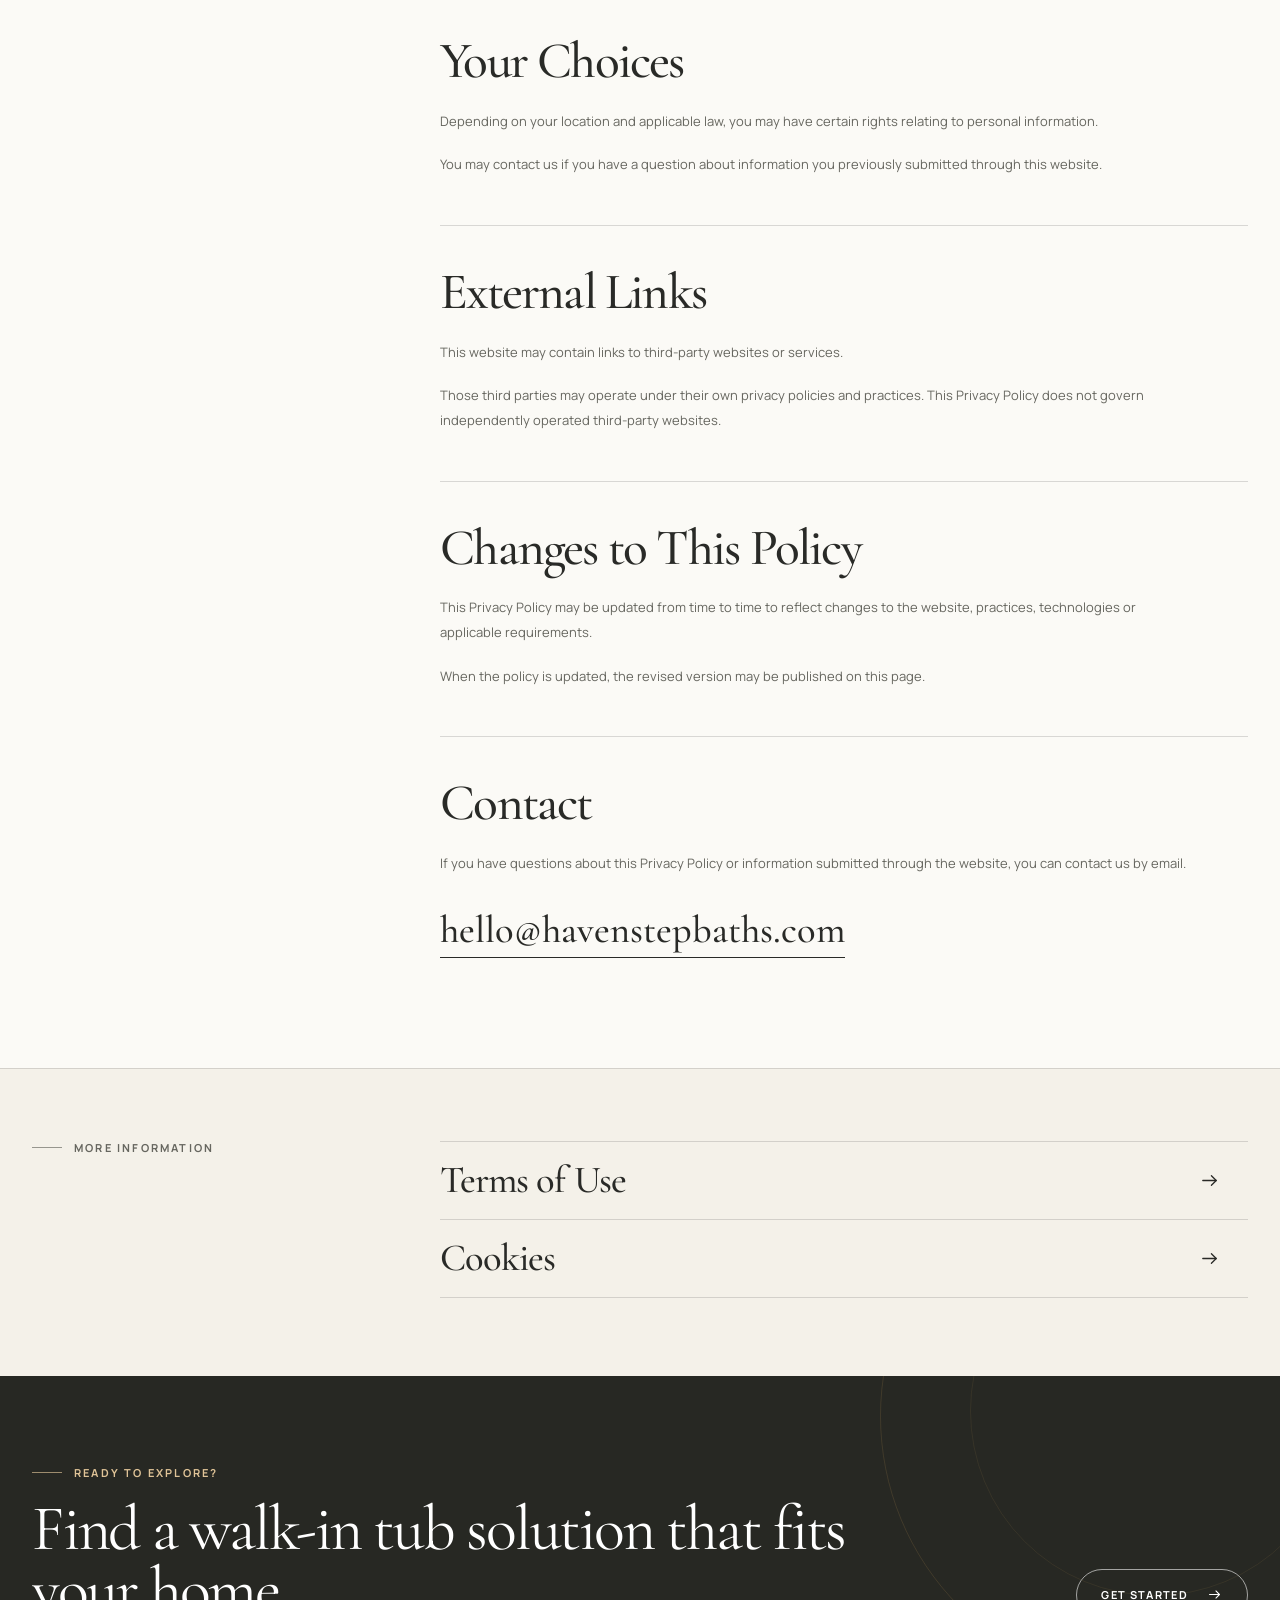
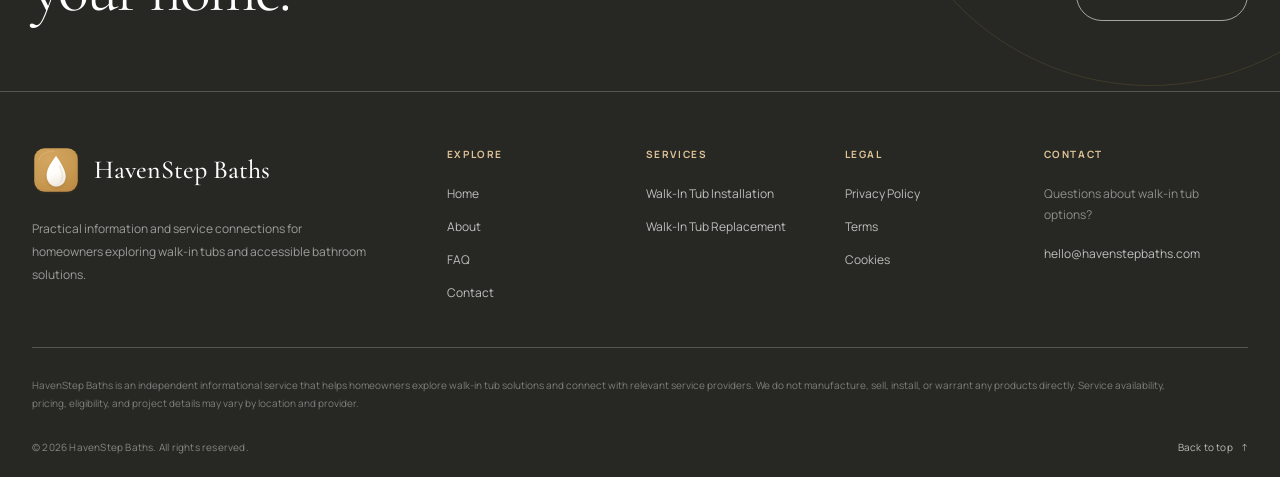
<file: walk-in-tub-site/privacy-policy.html>
<!DOCTYPE html>
<html lang="en">
<head>
    <meta charset="UTF-8">

    <meta
        name="viewport"
        content="width=device-width, initial-scale=1.0"
    >

    <meta
        name="description"
        content="Read the privacy policy for HavenStep Baths and learn how information submitted through this website may be collected, used and handled."
    >

    <title>HavenStep Baths | Privacy Policy</title>

    <link
        id="site-favicon"
        rel="icon"
        type="image/svg+xml"
        href="assets/images/favicon.svg"
    >

    <link rel="preconnect" href="https://fonts.googleapis.com">
    <link rel="preconnect" href="https://fonts.gstatic.com" crossorigin>

    <link
        href="https://fonts.googleapis.com/css2?family=Cormorant+Garamond:wght@400;500;600&family=Manrope:wght@400;500;600;700&display=swap"
        rel="stylesheet"
    >

    <link
        rel="stylesheet"
        href="assets/vendor/aos.css"
    >

    <link
        rel="stylesheet"
        href="assets/css/global.css"
    >

    <link
        rel="stylesheet"
        href="assets/css/legal.css"
    >
</head>

<body>

    <!-- =========================================================
         HEADER
    ========================================================== -->

    <header class="site-header" data-header>

        <div class="site-header__inner site-container">

            <a
                class="site-brand"
                href="index.html"
                aria-label="Go to homepage"
            >
                <img
                    class="site-brand__logo"
                    src="assets/images/logo.svg"
                    alt=""
                    width="52"
                    height="52"
                    data-config-src="logo"
                >

                <span
                    class="site-brand__name"
                    data-config="companyName"
                >
                    HavenStep Baths
                </span>
            </a>


            <div class="site-header__actions">

                <button
                    class="header-action header-action--quote"
                    type="button"
                    data-modal-open="quote-modal"
                    aria-controls="quote-modal"
                >
                    <span>Get a Free Quote</span>

                    <svg
                        aria-hidden="true"
                        viewBox="0 0 24 24"
                    >
                        <path d="M5 12h14"></path>
                        <path d="m14 7 5 5-5 5"></path>
                    </svg>
                </button>


                <button
                    class="header-action header-action--menu"
                    type="button"
                    data-menu-toggle
                    aria-label="Open navigation"
                    aria-controls="site-menu"
                    aria-expanded="false"
                >
                    <span
                        class="header-action__menu-lines"
                        aria-hidden="true"
                    >
                        <span></span>
                        <span></span>
                    </span>

                    <span class="header-action__menu-label">
                        Menu
                    </span>
                </button>

            </div>

        </div>

    </header>


    <!-- =========================================================
         SIDE MENU
    ========================================================== -->

    <div
        class="site-menu"
        id="site-menu"
        aria-hidden="true"
        data-menu
    >

        <button
            class="site-menu__backdrop"
            type="button"
            aria-label="Close navigation"
            data-menu-close
        ></button>


        <aside
            class="site-menu__panel"
            aria-label="Website navigation"
        >

            <div class="site-menu__top">

                <a
                    class="site-menu__brand"
                    href="index.html"
                >
                    <img
                        src="assets/images/logo.svg"
                        alt=""
                        width="48"
                        height="48"
                        data-config-src="logo"
                    >

                    <span data-config="companyName">
                        HavenStep Baths
                    </span>
                </a>


                <button
                    class="site-menu__close"
                    type="button"
                    aria-label="Close navigation"
                    data-menu-close
                >
                    <span></span>
                    <span></span>
                </button>

            </div>


            <nav
                class="site-menu__nav"
                aria-label="Main navigation"
            >
                <a href="index.html">
                            Home
                        </a>

                <a href="index.html#about">
                            About
                        </a>

                <a href="walk-in-tub-installation.html">
                            Installation
                        </a>

                <a href="walk-in-tub-replacement.html">
                            Replacement
                        </a>

                <a href="index.html#faq">
                            FAQ
                        </a>

                <a href="index.html#contact">
                            Contact
                        </a>
            </nav>


            <div class="site-menu__bottom">

                <p>
                    Explore practical walk-in tub solutions designed around
                    accessibility, comfort and safer everyday bathing.
                </p>

                <a
                    class="site-menu__email"
                    href="mailto:hello@havenstepbaths.com"
                    data-config-href="email"
                    data-config="email"
                >
                    hello@havenstepbaths.com
                </a>

            </div>

        </aside>

    </div>


    <main>

        <!-- =====================================================
             LEGAL HERO
        ====================================================== -->

        <section
            class="legal-hero"
            aria-labelledby="privacy-title"
        >

            <div class="legal-hero__inner site-container">

                <div
                    class="legal-hero__content"
                    data-aos="fade-up"
                >

                    <p class="section-eyebrow">
                        Legal Information
                    </p>

                    <h1
                        class="legal-hero__title"
                        id="privacy-title"
                    >
                        Privacy
                        <em>Policy.</em>
                    </h1>

                    <p class="legal-hero__copy">
                        This policy explains how information submitted through
                        this website may be collected, used and handled.
                    </p>

                </div>


                <div
                    class="legal-hero__meta"
                    data-aos="fade-up"
                    data-aos-delay="120"
                >

                    <div>
                        <span>Document</span>
                        <strong>Privacy Policy</strong>
                    </div>

                    <div>
                        <span>Applies to</span>
                        <strong>This website</strong>
                    </div>

                    <div>
                        <span>Last updated</span>
                        <strong>August 2026</strong>
                    </div>

                </div>

            </div>

        </section>


        <!-- =====================================================
             LEGAL CONTENT
        ====================================================== -->

        <section class="legal-content">

            <div class="legal-content__inner site-container">

                <!-- =============================================
                     SIDE NAVIGATION
                ============================================== -->

                <aside
                    class="legal-nav"
                    data-aos="fade-right"
                >

                    <p class="legal-nav__label">
                        On this page
                    </p>

                    <nav aria-label="Privacy policy sections">

                        <a href="#privacy-introduction">
                            Introduction
                        </a>

                        <a href="#privacy-information">
                            Information We Collect
                        </a>

                        <a href="#privacy-use">
                            How Information Is Used
                        </a>

                        <a href="#privacy-sharing">
                            Information Sharing
                        </a>

                        <a href="#privacy-cookies">
                            Cookies
                        </a>

                        <a href="#privacy-security">
                            Data Security
                        </a>

                        <a href="#privacy-retention">
                            Data Retention
                        </a>

                        <a href="#privacy-rights">
                            Your Choices
                        </a>

                        <a href="#privacy-links">
                            External Links
                        </a>

                        <a href="#privacy-changes">
                            Changes to This Policy
                        </a>

                        <a href="#privacy-contact">
                            Contact
                        </a>

                    </nav>

                </aside>


                <!-- =============================================
                     ARTICLE
                ============================================== -->

                <article
                    class="legal-article"
                    data-aos="fade-left"
                >
                    <section
                        class="legal-section"
                        id="privacy-introduction"
                    >
                        <div class="legal-section__body">

                            <h2>
                                Introduction
                            </h2>

                            <p>
                                This Privacy Policy describes how information
                                provided through this website may be collected,
                                processed and used when you browse the site,
                                submit a contact request or otherwise interact
                                with our services.
                            </p>

                            <p>
                                This website provides information about walk-in
                                tubs and related bathroom services and may help
                                users connect with relevant service providers.
                            </p>

                        </div>

                    </section>
                    <section
                        class="legal-section"
                        id="privacy-information"
                    >
                        <div class="legal-section__body">

                            <h2>
                                Information We Collect
                            </h2>

                            <p>
                                We may collect information that you choose to
                                provide through forms on this website.
                            </p>


                            <div class="legal-list">

                                <h3>
                                    Information may include:
                                </h3>

                                <ul>
                                    <li>
                                        Your name
                                    </li>

                                    <li>
                                        Your email address
                                    </li>

                                    <li>
                                        ZIP or postal code
                                    </li>

                                    <li>
                                        The type of walk-in tub service you are
                                        interested in
                                    </li>

                                    <li>
                                        Information you include in the project
                                        details field
                                    </li>
                                </ul>

                            </div>


                            <p>
                                Basic technical information may also be
                                generated automatically when you visit a
                                website, such as browser type, device type,
                                referring pages or general usage information.
                            </p>

                        </div>

                    </section>
                    <section
                        class="legal-section"
                        id="privacy-use"
                    >
                        <div class="legal-section__body">

                            <h2>
                                How Information Is Used
                            </h2>

                            <p>
                                Information submitted through the website may be
                                used to understand and respond to your request.
                            </p>


                            <div class="legal-list">

                                <h3>
                                    This may include using information to:
                                </h3>

                                <ul>
                                    <li>
                                        Respond to enquiries submitted through
                                        the website
                                    </li>

                                    <li>
                                        Understand which walk-in tub services
                                        may be relevant to your request
                                    </li>

                                    <li>
                                        Facilitate communication regarding your
                                        enquiry
                                    </li>

                                    <li>
                                        Improve website functionality and user
                                        experience
                                    </li>

                                    <li>
                                        Maintain website security and prevent
                                        misuse
                                    </li>
                                </ul>

                            </div>

                        </div>

                    </section>
                    <section
                        class="legal-section"
                        id="privacy-sharing"
                    >
                        <div class="legal-section__body">

                            <h2>
                                Information Sharing
                            </h2>

                            <p>
                                Information submitted through this website may
                                be shared where necessary to respond to your
                                enquiry or connect you with a relevant service
                                provider.
                            </p>

                            <p>
                                Information may also be processed by service
                                providers that support website hosting,
                                communications, security or other technical
                                functions.
                            </p>

                            <p>
                                Information may be disclosed where required by
                                applicable law, regulation, legal process or
                                legitimate security requirements.
                            </p>

                        </div>

                    </section>
                    <section
                        class="legal-section"
                        id="privacy-cookies"
                    >
                        <div class="legal-section__body">

                            <h2>
                                Cookies
                            </h2>

                            <p>
                                Cookies and similar technologies may be used to
                                support website functionality, remember certain
                                preferences, understand website usage or improve
                                the browsing experience.
                            </p>

                            <p>
                                Additional information about the use of cookies
                                is available on our
                                <a href="cookies.html">
                            Cookies page
                        </a>.
                            </p>

                        </div>

                    </section>
                    <section
                        class="legal-section"
                        id="privacy-security"
                    >
                        <div class="legal-section__body">

                            <h2>
                                Data Security
                            </h2>

                            <p>
                                Reasonable administrative and technical
                                measures may be used to help protect information
                                handled through the website.
                            </p>

                            <p>
                                However, no method of transmitting or storing
                                information electronically can be guaranteed to
                                be completely secure.
                            </p>

                        </div>

                    </section>
                    <section
                        class="legal-section"
                        id="privacy-retention"
                    >
                        <div class="legal-section__body">

                            <h2>
                                Data Retention
                            </h2>

                            <p>
                                Information may be retained for as long as
                                reasonably necessary to respond to enquiries,
                                maintain appropriate records, support website
                                operations or satisfy applicable legal
                                obligations.
                            </p>

                            <p>
                                Retention periods may vary depending on the type
                                of information and the reason it was collected.
                            </p>

                        </div>

                    </section>
                    <section
                        class="legal-section"
                        id="privacy-rights"
                    >
                        <div class="legal-section__body">

                            <h2>
                                Your Choices
                            </h2>

                            <p>
                                Depending on your location and applicable law,
                                you may have certain rights relating to personal
                                information.
                            </p>

                            <p>
                                You may contact us if you have a question about
                                information you previously submitted through
                                this website.
                            </p>

                        </div>

                    </section>
                    <section
                        class="legal-section"
                        id="privacy-links"
                    >
                        <div class="legal-section__body">

                            <h2>
                                External Links
                            </h2>

                            <p>
                                This website may contain links to third-party
                                websites or services.
                            </p>

                            <p>
                                Those third parties may operate under their own
                                privacy policies and practices. This Privacy
                                Policy does not govern independently operated
                                third-party websites.
                            </p>

                        </div>

                    </section>
                    <section
                        class="legal-section"
                        id="privacy-changes"
                    >
                        <div class="legal-section__body">

                            <h2>
                                Changes to This Policy
                            </h2>

                            <p>
                                This Privacy Policy may be updated from time to
                                time to reflect changes to the website,
                                practices, technologies or applicable
                                requirements.
                            </p>

                            <p>
                                When the policy is updated, the revised version
                                may be published on this page.
                            </p>

                        </div>

                    </section>
                    <section
                        class="legal-section legal-section--contact"
                        id="privacy-contact"
                    >
                        <div class="legal-section__body">

                            <h2>
                                Contact
                            </h2>

                            <p>
                                If you have questions about this Privacy Policy
                                or information submitted through the website,
                                you can contact us by email.
                            </p>


                            <a
                                class="legal-contact-link"
                                href="mailto:hello@havenstepbaths.com"
                                data-config-href="email"
                                data-config="email"
                            >
                                hello@havenstepbaths.com
                            </a>

                        </div>

                    </section>

                </article>

            </div>

        </section>


        <!-- =====================================================
             LEGAL NEXT LINKS
        ====================================================== -->

        <section class="legal-next">

            <div class="legal-next__inner site-container">

                <p class="section-eyebrow">
                    More Information
                </p>


                <div class="legal-next__links">

                    <a
                        class="legal-next__link"
                        href="terms.html"
                    >
                        <span>
                            Terms of Use
                        </span>

                        <svg
                            aria-hidden="true"
                            viewBox="0 0 24 24"
                        >
                            <path d="M5 12h14"></path>
                            <path d="m14 7 5 5-5 5"></path>
                        </svg>
                    </a>


                    <a
                        class="legal-next__link"
                        href="cookies.html"
                    >
                        <span>
                            Cookies
                        </span>

                        <svg
                            aria-hidden="true"
                            viewBox="0 0 24 24"
                        >
                            <path d="M5 12h14"></path>
                            <path d="m14 7 5 5-5 5"></path>
                        </svg>
                    </a>

                </div>

            </div>

        </section>

    </main>


    <!-- =========================================================
         FOOTER
    ========================================================== -->

    <footer class="site-footer">

        <div class="site-footer__top">

            <div class="site-container">

                <div class="site-footer__cta">

                    <p class="section-eyebrow section-eyebrow--gold">
                        Ready to Explore?
                    </p>

                    <h2>
                        Find a walk-in tub solution
                        that fits your home.
                    </h2>

                    <button
                        class="button button--outline-light"
                        type="button"
                        data-modal-open="quote-modal"
                    >
                        Get Started

                        <svg
                            aria-hidden="true"
                            viewBox="0 0 24 24"
                        >
                            <path d="M5 12h14"></path>
                            <path d="m14 7 5 5-5 5"></path>
                        </svg>
                    </button>

                </div>

            </div>

        </div>


        <div class="site-footer__main">

            <div class="site-footer__grid site-container">

                <div class="site-footer__brand-column">

                    <a
                        class="site-footer__brand"
                        href="index.html"
                    >
                        <img
                            src="assets/images/logo.svg"
                            alt=""
                            width="54"
                            height="54"
                            data-config-src="logo"
                        >

                        <span data-config="companyName">
                            HavenStep Baths
                        </span>
                    </a>

                    <p>
                        Practical information and service connections for
                        homeowners exploring walk-in tubs and accessible
                        bathroom solutions.
                    </p>

                </div>


                <div class="site-footer__column">

                    <h3>Explore</h3>

                    <nav aria-label="Footer navigation">
                        <a href="index.html">Home</a>
                        <a href="index.html#about">About</a>
                        <a href="index.html#faq">FAQ</a>
                        <a href="index.html#contact">Contact</a>
                    </nav>

                </div>


                <div class="site-footer__column">

                    <h3>Services</h3>

                    <nav aria-label="Service navigation">

                        <a href="walk-in-tub-installation.html">
                            Walk-In Tub Installation
                        </a>

                        <a href="walk-in-tub-replacement.html">
                            Walk-In Tub Replacement
                        </a>

                    </nav>

                </div>


                <div class="site-footer__column">

                    <h3>Legal</h3>

                    <nav aria-label="Legal navigation">

                        <a href="privacy-policy.html">
                            Privacy Policy
                        </a>

                        <a href="terms.html">
                            Terms
                        </a>

                        <a href="cookies.html">
                            Cookies
                        </a>

                    </nav>

                </div>


                <div class="site-footer__column site-footer__contact">

                    <h3>Contact</h3>

                    <p>
                        Questions about walk-in tub options?
                    </p>

                    <a
                        href="mailto:hello@havenstepbaths.com"
                        data-config-href="email"
                        data-config="email"
                    >
                        hello@havenstepbaths.com
                    </a>

                </div>

            </div>


            <div class="site-footer__legal site-container">

                <p
                    class="site-footer__disclaimer"
                    data-config="disclaimer"
                >
                    HavenStep Baths is an independent informational service
                    that helps homeowners explore walk-in tub solutions and
                    connect with relevant service providers. We do not
                    manufacture, sell, install, or warrant any products
                    directly. Service availability, pricing, eligibility, and
                    project details may vary by location and provider.
                </p>


                <div class="site-footer__copyright">

                    <p>
                        ©
                        <span data-current-year></span>
                        <span data-config="companyName">
                            HavenStep Baths
                        </span>.
                        All rights reserved.
                    </p>

                    <a href="#top" data-scroll-top>
                        Back to top
                        <span aria-hidden="true">↑</span>
                    </a>

                </div>

            </div>

        </div>

    </footer>


    <!-- =========================================================
         QUOTE MODAL
    ========================================================== -->

    <div
        class="modal"
        id="quote-modal"
        role="dialog"
        aria-modal="true"
        aria-labelledby="quote-modal-title"
        aria-hidden="true"
        data-modal
    >

        <button
            class="modal__backdrop"
            type="button"
            aria-label="Close form"
            data-modal-close
        ></button>


        <div class="modal__panel">

            <div class="modal__top">

                <div>

                    <p class="section-eyebrow">
                        Tell Us About Your Project
                    </p>

                    <h2 id="quote-modal-title">
                        Explore your
                        walk-in tub options.
                    </h2>

                </div>


                <button
                    class="modal__close"
                    type="button"
                    aria-label="Close form"
                    data-modal-close
                >
                    <span></span>
                    <span></span>
                </button>

            </div>


            <form
                class="modal-form"
                action="contact.php"
                method="post"
                data-contact-form
            >

                <input
                    type="hidden"
                    name="form_source"
                    value="privacy-page-modal"
                >


                <div class="form-field">

                    <label for="modal-name">
                        Your name
                    </label>

                    <input
                        id="modal-name"
                        name="name"
                        type="text"
                        autocomplete="name"
                        required
                    >

                </div>


                <div class="form-field">

                    <label for="modal-email">
                        Email address
                    </label>

                    <input
                        id="modal-email"
                        name="email"
                        type="email"
                        autocomplete="email"
                        required
                    >

                </div>


                <div class="form-field">

                    <label for="modal-postcode">
                        ZIP / Postal code
                    </label>

                    <input
                        id="modal-postcode"
                        name="postcode"
                        type="text"
                        autocomplete="postal-code"
                    >

                </div>


                <div class="form-field">

                    <label for="modal-service">
                        Interested in
                    </label>

                    <select
                        id="modal-service"
                        name="service"
                        required
                    >
                        <option value="" selected disabled>
                            Select an option
                        </option>

                        <option value="walk-in-tub">
                            Walk-in tub
                        </option>

                        <option value="installation">
                            Installation
                        </option>

                        <option value="replacement">
                            Replacement
                        </option>

                        <option value="features">
                            Feature comparison
                        </option>
                    </select>

                </div>


                <div class="form-field form-field--full">

                    <label for="modal-message">
                        Project details
                    </label>

                    <textarea
                        id="modal-message"
                        name="message"
                        rows="4"
                    ></textarea>

                </div>


                <button
                    class="button button--gold"
                    type="submit"
                >
                    Send Request

                    <svg
                        aria-hidden="true"
                        viewBox="0 0 24 24"
                    >
                        <path d="M5 12h14"></path>
                        <path d="m14 7 5 5-5 5"></path>
                    </svg>
                </button>


                <div
                    class="form-status"
                    role="status"
                    aria-live="polite"
                    data-form-status
                ></div>

            </form>

        </div>

    </div>


    <!-- =========================================================
         SCRIPTS
    ========================================================== -->

    <script src="config/config.js"></script>

    <script src="assets/vendor/aos.js"></script>

    <script src="assets/js/global.js"></script>
    <script src="assets/js/legal.js"></script>

</body>
</html>
</file>
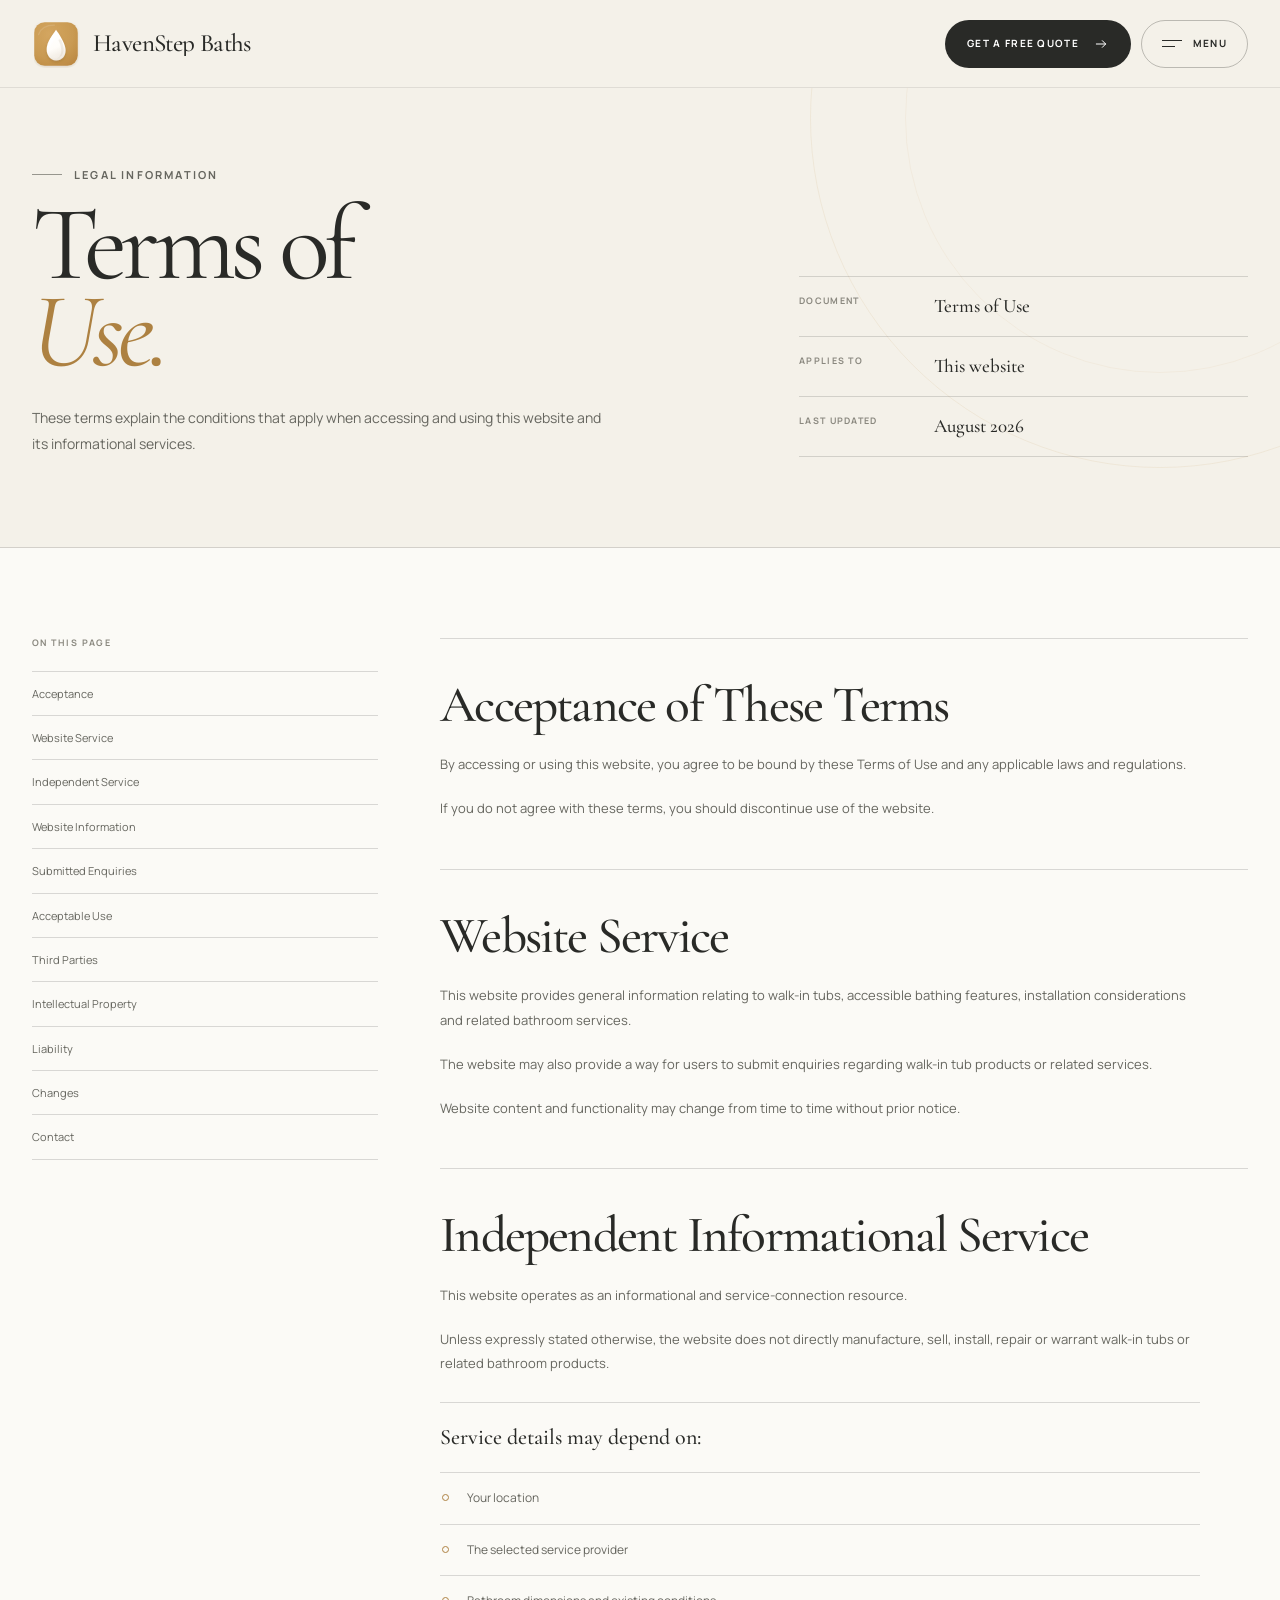
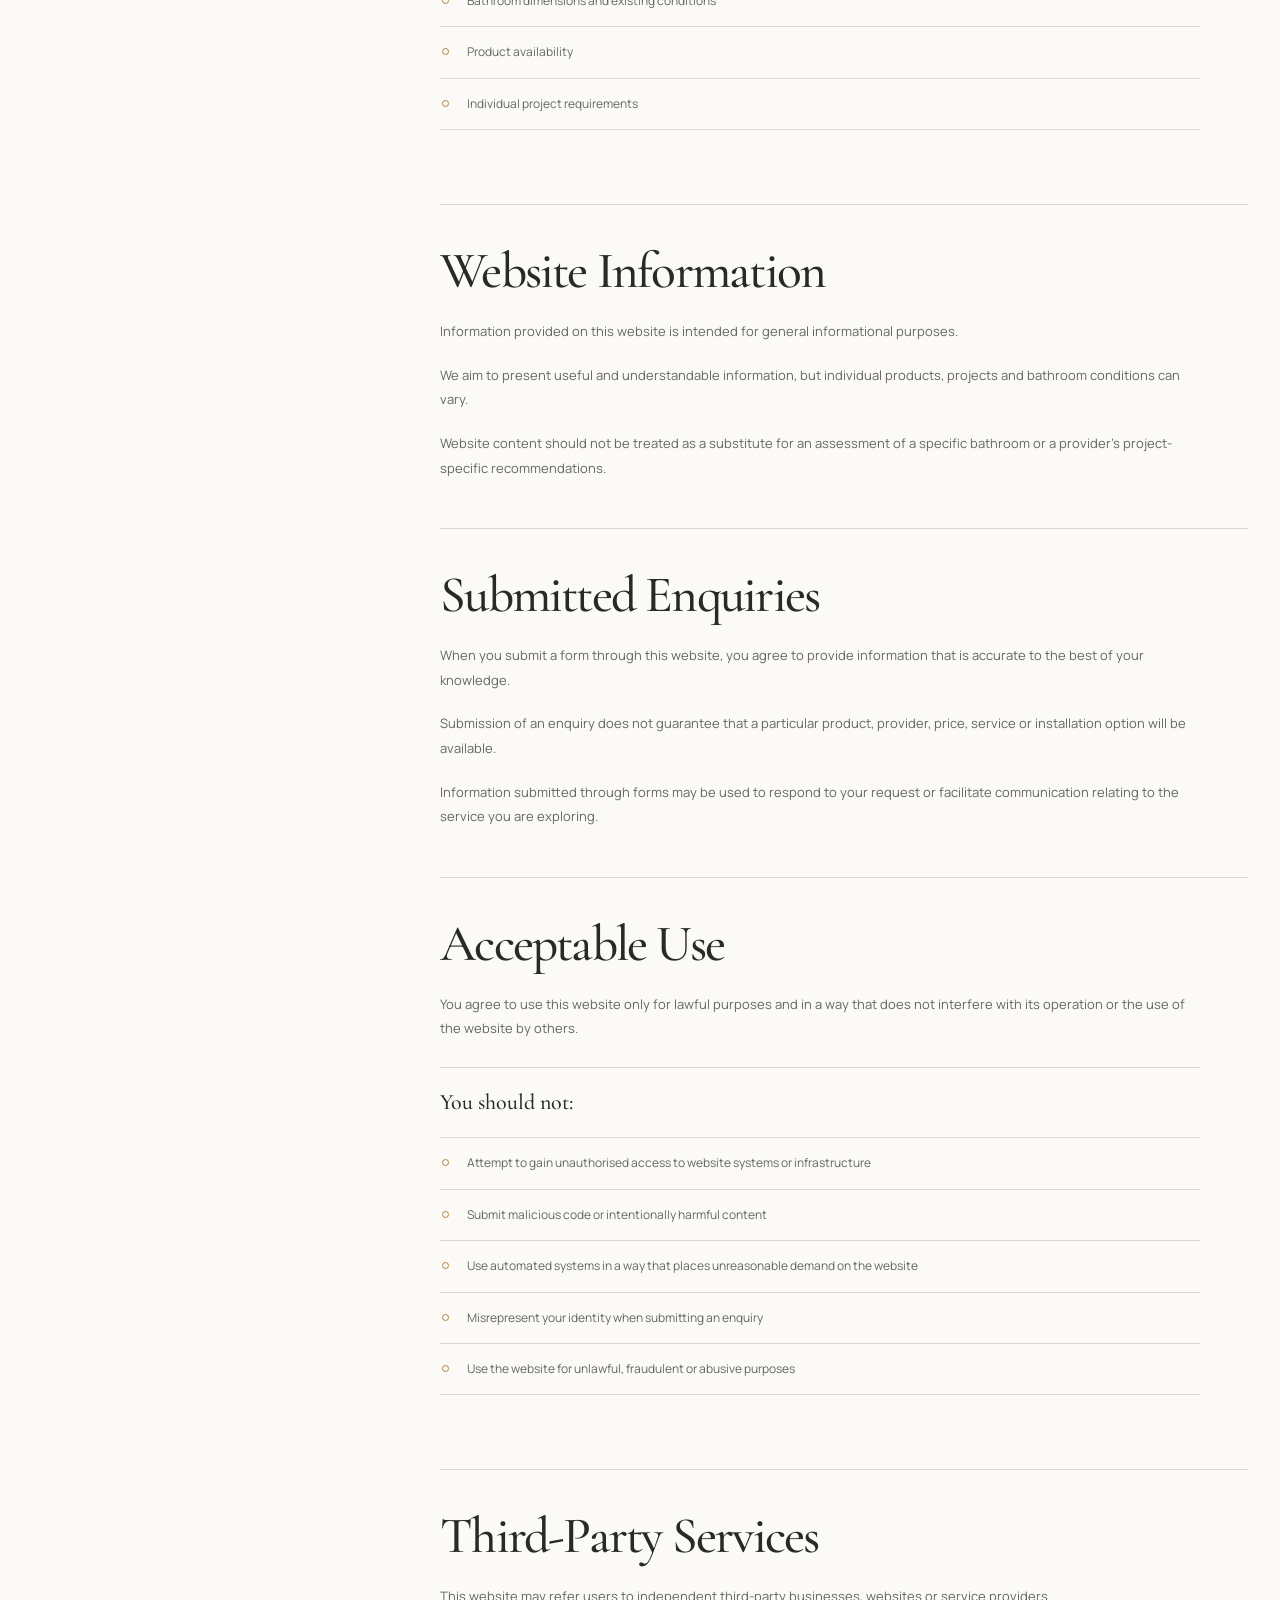
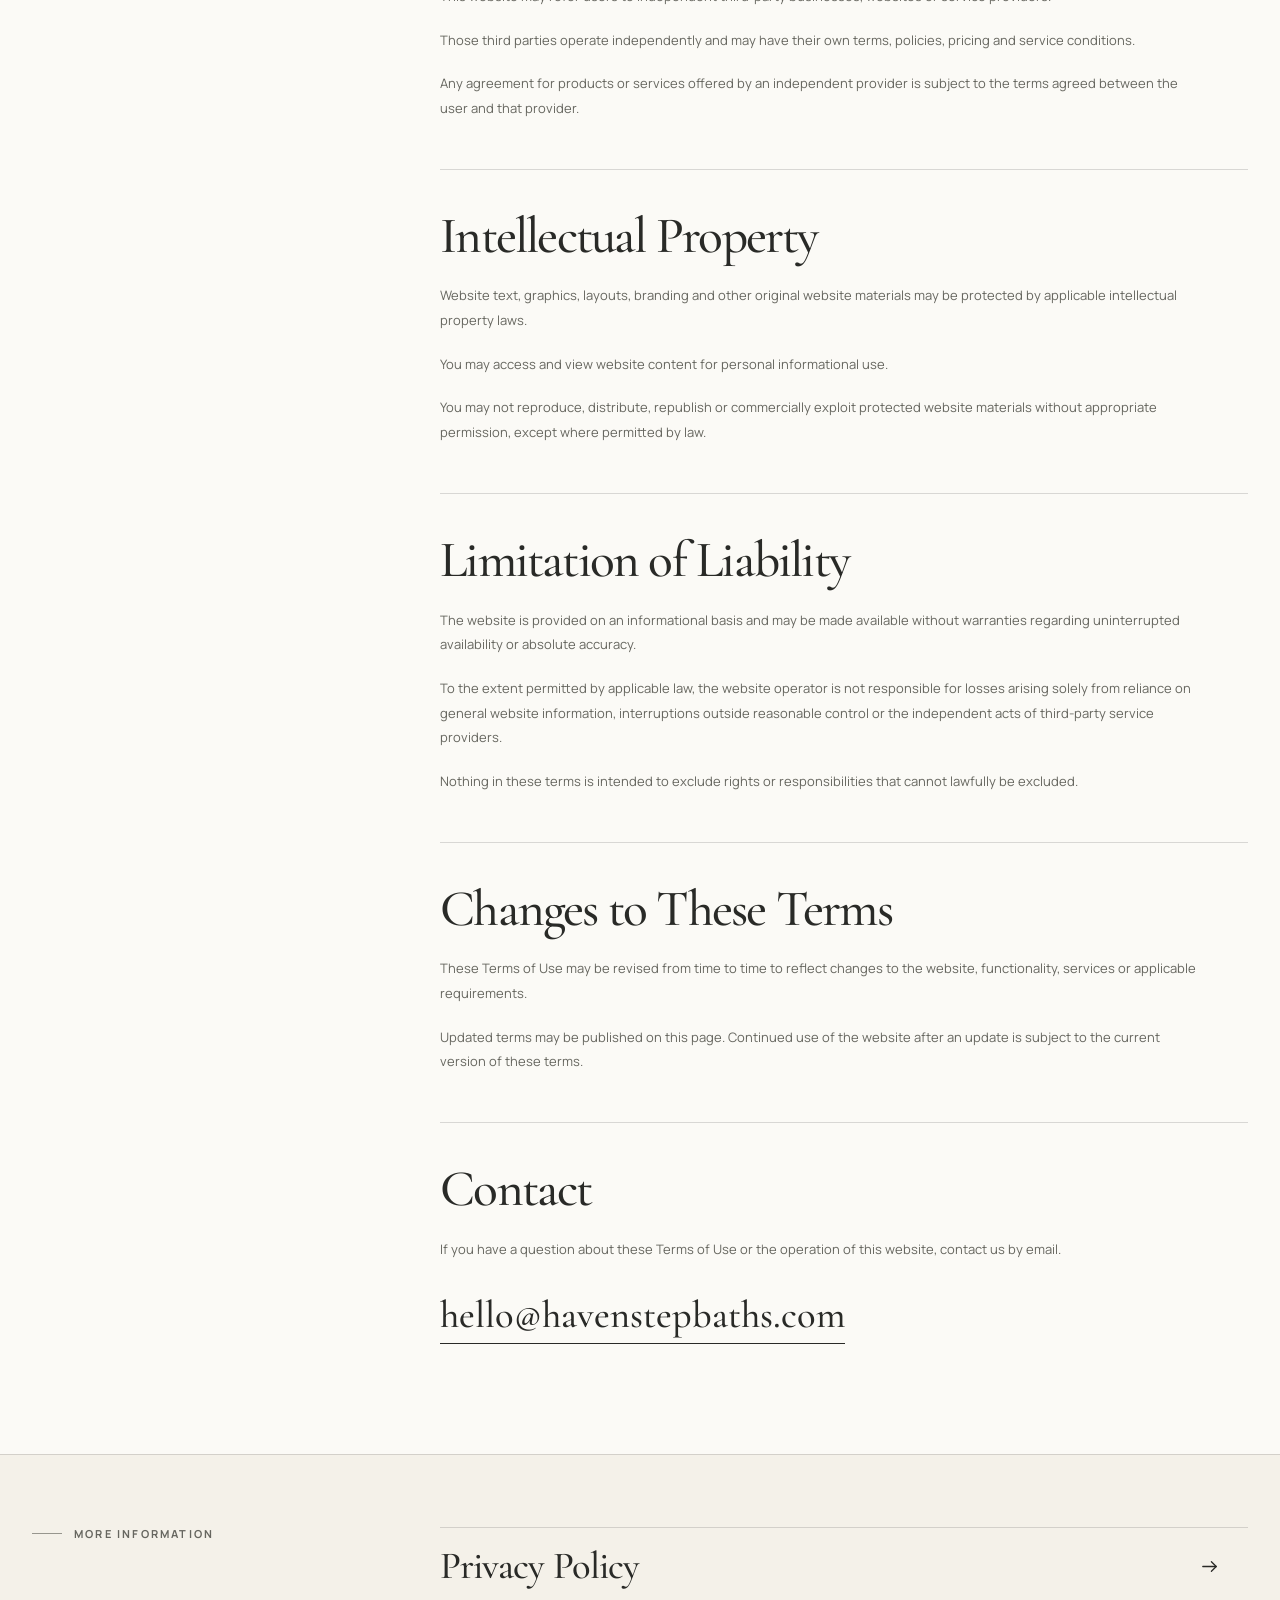
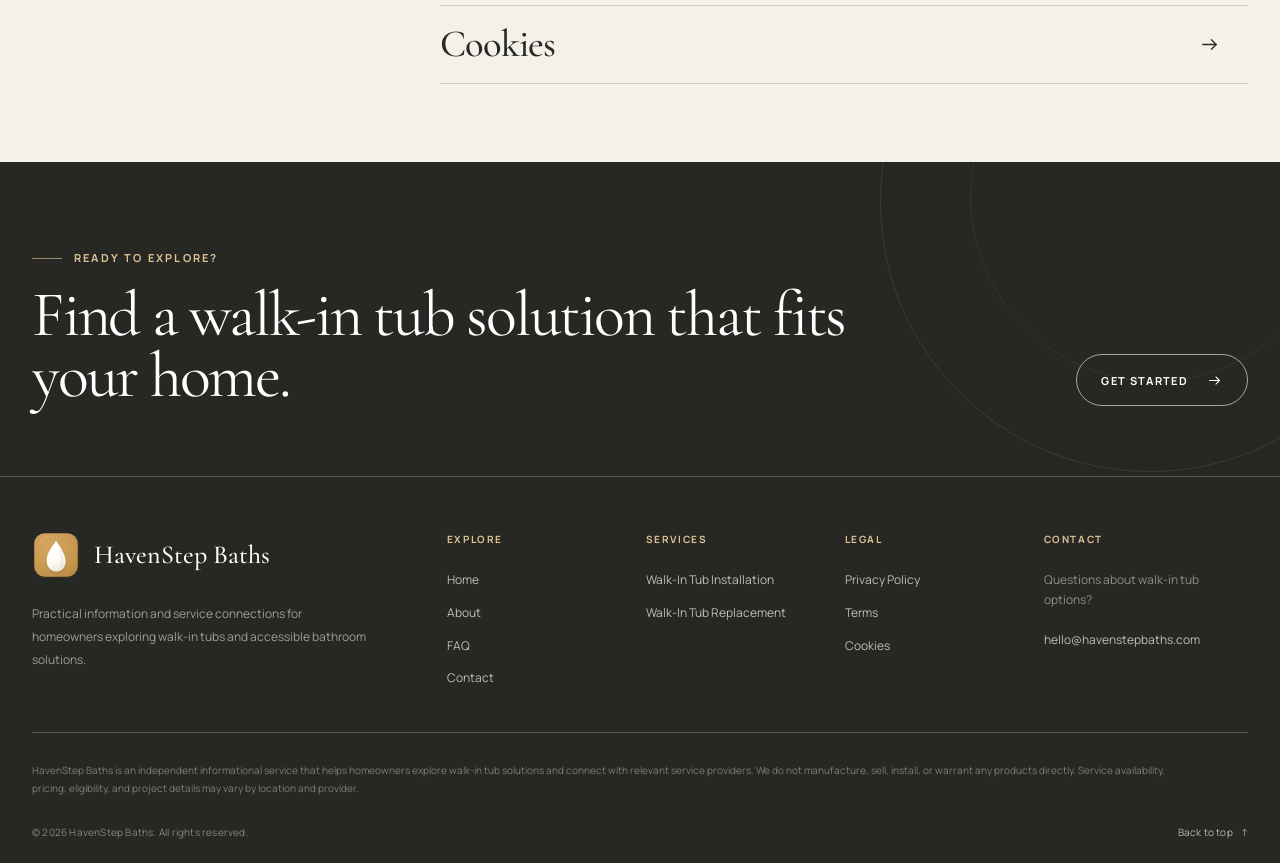
<file: walk-in-tub-site/terms.html>
<!DOCTYPE html>
<html lang="en">
<head>
    <meta charset="UTF-8">

    <meta
        name="viewport"
        content="width=device-width, initial-scale=1.0"
    >

    <meta
        name="description"
        content="Read the terms of use for HavenStep Baths and the conditions that apply when using this website and its walk-in tub information services."
    >

    <title>HavenStep Baths | Terms of Use</title>

    <link
        id="site-favicon"
        rel="icon"
        type="image/svg+xml"
        href="assets/images/favicon.svg"
    >

    <link rel="preconnect" href="https://fonts.googleapis.com">
    <link rel="preconnect" href="https://fonts.gstatic.com" crossorigin>

    <link
        href="https://fonts.googleapis.com/css2?family=Cormorant+Garamond:wght@400;500;600&family=Manrope:wght@400;500;600;700&display=swap"
        rel="stylesheet"
    >

    <link
        rel="stylesheet"
        href="assets/vendor/aos.css"
    >

    <link
        rel="stylesheet"
        href="assets/css/global.css"
    >

    <link
        rel="stylesheet"
        href="assets/css/legal.css"
    >
</head>

<body>

    <!-- =========================================================
         HEADER
    ========================================================== -->

    <header class="site-header" data-header>

        <div class="site-header__inner site-container">

            <a
                class="site-brand"
                href="index.html"
                aria-label="Go to homepage"
            >
                <img
                    class="site-brand__logo"
                    src="assets/images/logo.svg"
                    alt=""
                    width="52"
                    height="52"
                    data-config-src="logo"
                >

                <span
                    class="site-brand__name"
                    data-config="companyName"
                >
                    HavenStep Baths
                </span>
            </a>


            <div class="site-header__actions">

                <button
                    class="header-action header-action--quote"
                    type="button"
                    data-modal-open="quote-modal"
                    aria-controls="quote-modal"
                >
                    <span>Get a Free Quote</span>

                    <svg
                        aria-hidden="true"
                        viewBox="0 0 24 24"
                    >
                        <path d="M5 12h14"></path>
                        <path d="m14 7 5 5-5 5"></path>
                    </svg>
                </button>


                <button
                    class="header-action header-action--menu"
                    type="button"
                    data-menu-toggle
                    aria-label="Open navigation"
                    aria-controls="site-menu"
                    aria-expanded="false"
                >
                    <span
                        class="header-action__menu-lines"
                        aria-hidden="true"
                    >
                        <span></span>
                        <span></span>
                    </span>

                    <span class="header-action__menu-label">
                        Menu
                    </span>
                </button>

            </div>

        </div>

    </header>


    <!-- =========================================================
         SIDE MENU
    ========================================================== -->

    <div
        class="site-menu"
        id="site-menu"
        aria-hidden="true"
        data-menu
    >

        <button
            class="site-menu__backdrop"
            type="button"
            aria-label="Close navigation"
            data-menu-close
        ></button>


        <aside
            class="site-menu__panel"
            aria-label="Website navigation"
        >

            <div class="site-menu__top">

                <a
                    class="site-menu__brand"
                    href="index.html"
                >
                    <img
                        src="assets/images/logo.svg"
                        alt=""
                        width="48"
                        height="48"
                        data-config-src="logo"
                    >

                    <span data-config="companyName">
                        HavenStep Baths
                    </span>
                </a>


                <button
                    class="site-menu__close"
                    type="button"
                    aria-label="Close navigation"
                    data-menu-close
                >
                    <span></span>
                    <span></span>
                </button>

            </div>


            <nav
                class="site-menu__nav"
                aria-label="Main navigation"
            >
                <a href="index.html">
                            Home
                        </a>

                <a href="index.html#about">
                            About
                        </a>

                <a href="walk-in-tub-installation.html">
                            Installation
                        </a>

                <a href="walk-in-tub-replacement.html">
                            Replacement
                        </a>

                <a href="index.html#faq">
                            FAQ
                        </a>

                <a href="index.html#contact">
                            Contact
                        </a>
            </nav>


            <div class="site-menu__bottom">

                <p>
                    Explore practical walk-in tub solutions designed around
                    accessibility, comfort and safer everyday bathing.
                </p>

                <a
                    class="site-menu__email"
                    href="mailto:hello@havenstepbaths.com"
                    data-config-href="email"
                    data-config="email"
                >
                    hello@havenstepbaths.com
                </a>

            </div>

        </aside>

    </div>


    <main>

        <!-- =====================================================
             LEGAL HERO
        ====================================================== -->

        <section
            class="legal-hero"
            aria-labelledby="terms-title"
        >

            <div class="legal-hero__inner site-container">

                <div
                    class="legal-hero__content"
                    data-aos="fade-up"
                >

                    <p class="section-eyebrow">
                        Legal Information
                    </p>

                    <h1
                        class="legal-hero__title"
                        id="terms-title"
                    >
                        Terms of
                        <em>Use.</em>
                    </h1>

                    <p class="legal-hero__copy">
                        These terms explain the conditions that apply when
                        accessing and using this website and its informational
                        services.
                    </p>

                </div>


                <div
                    class="legal-hero__meta"
                    data-aos="fade-up"
                    data-aos-delay="120"
                >

                    <div>
                        <span>Document</span>
                        <strong>Terms of Use</strong>
                    </div>

                    <div>
                        <span>Applies to</span>
                        <strong>This website</strong>
                    </div>

                    <div>
                        <span>Last updated</span>
                        <strong>August 2026</strong>
                    </div>

                </div>

            </div>

        </section>


        <!-- =====================================================
             LEGAL CONTENT
        ====================================================== -->

        <section class="legal-content">

            <div class="legal-content__inner site-container">

                <!-- =============================================
                     SIDE NAVIGATION
                ============================================== -->

                <aside
                    class="legal-nav"
                    data-aos="fade-right"
                >

                    <p class="legal-nav__label">
                        On this page
                    </p>


                    <nav aria-label="Terms of use sections">

                        <a href="#terms-acceptance">
                            Acceptance
                        </a>

                        <a href="#terms-service">
                            Website Service
                        </a>

                        <a href="#terms-not-provider">
                            Independent Service
                        </a>

                        <a href="#terms-information">
                            Website Information
                        </a>

                        <a href="#terms-enquiries">
                            Submitted Enquiries
                        </a>

                        <a href="#terms-use">
                            Acceptable Use
                        </a>

                        <a href="#terms-third-party">
                            Third Parties
                        </a>

                        <a href="#terms-intellectual">
                            Intellectual Property
                        </a>

                        <a href="#terms-liability">
                            Liability
                        </a>

                        <a href="#terms-changes">
                            Changes
                        </a>

                        <a href="#terms-contact">
                            Contact
                        </a>

                    </nav>

                </aside>


                <!-- =============================================
                     ARTICLE
                ============================================== -->

                <article
                    class="legal-article"
                    data-aos="fade-left"
                >
                    <section
                        class="legal-section"
                        id="terms-acceptance"
                    >

                        <div class="legal-section__body">

                            <h2>
                                Acceptance of These Terms
                            </h2>

                            <p>
                                By accessing or using this website, you agree
                                to be bound by these Terms of Use and any
                                applicable laws and regulations.
                            </p>

                            <p>
                                If you do not agree with these terms, you should
                                discontinue use of the website.
                            </p>

                        </div>

                    </section>
                    <section
                        class="legal-section"
                        id="terms-service"
                    >

                        <div class="legal-section__body">

                            <h2>
                                Website Service
                            </h2>

                            <p>
                                This website provides general information
                                relating to walk-in tubs, accessible bathing
                                features, installation considerations and
                                related bathroom services.
                            </p>

                            <p>
                                The website may also provide a way for users to
                                submit enquiries regarding walk-in tub products
                                or related services.
                            </p>

                            <p>
                                Website content and functionality may change
                                from time to time without prior notice.
                            </p>

                        </div>

                    </section>
                    <section
                        class="legal-section"
                        id="terms-not-provider"
                    >

                        <div class="legal-section__body">

                            <h2>
                                Independent Informational Service
                            </h2>

                            <p>
                                This website operates as an informational and
                                service-connection resource.
                            </p>

                            <p>
                                Unless expressly stated otherwise, the website
                                does not directly manufacture, sell, install,
                                repair or warrant walk-in tubs or related
                                bathroom products.
                            </p>


                            <div class="legal-list">

                                <h3>
                                    Service details may depend on:
                                </h3>

                                <ul>
                                    <li>
                                        Your location
                                    </li>

                                    <li>
                                        The selected service provider
                                    </li>

                                    <li>
                                        Bathroom dimensions and existing
                                        conditions
                                    </li>

                                    <li>
                                        Product availability
                                    </li>

                                    <li>
                                        Individual project requirements
                                    </li>
                                </ul>

                            </div>

                        </div>

                    </section>
                    <section
                        class="legal-section"
                        id="terms-information"
                    >

                        <div class="legal-section__body">

                            <h2>
                                Website Information
                            </h2>

                            <p>
                                Information provided on this website is intended
                                for general informational purposes.
                            </p>

                            <p>
                                We aim to present useful and understandable
                                information, but individual products, projects
                                and bathroom conditions can vary.
                            </p>

                            <p>
                                Website content should not be treated as a
                                substitute for an assessment of a specific
                                bathroom or a provider's project-specific
                                recommendations.
                            </p>

                        </div>

                    </section>
                    <section
                        class="legal-section"
                        id="terms-enquiries"
                    >

                        <div class="legal-section__body">

                            <h2>
                                Submitted Enquiries
                            </h2>

                            <p>
                                When you submit a form through this website, you
                                agree to provide information that is accurate to
                                the best of your knowledge.
                            </p>

                            <p>
                                Submission of an enquiry does not guarantee that
                                a particular product, provider, price, service
                                or installation option will be available.
                            </p>

                            <p>
                                Information submitted through forms may be used
                                to respond to your request or facilitate
                                communication relating to the service you are
                                exploring.
                            </p>

                        </div>

                    </section>
                    <section
                        class="legal-section"
                        id="terms-use"
                    >

                        <div class="legal-section__body">

                            <h2>
                                Acceptable Use
                            </h2>

                            <p>
                                You agree to use this website only for lawful
                                purposes and in a way that does not interfere
                                with its operation or the use of the website by
                                others.
                            </p>


                            <div class="legal-list">

                                <h3>
                                    You should not:
                                </h3>

                                <ul>
                                    <li>
                                        Attempt to gain unauthorised access to
                                        website systems or infrastructure
                                    </li>

                                    <li>
                                        Submit malicious code or intentionally
                                        harmful content
                                    </li>

                                    <li>
                                        Use automated systems in a way that
                                        places unreasonable demand on the
                                        website
                                    </li>

                                    <li>
                                        Misrepresent your identity when
                                        submitting an enquiry
                                    </li>

                                    <li>
                                        Use the website for unlawful,
                                        fraudulent or abusive purposes
                                    </li>
                                </ul>

                            </div>

                        </div>

                    </section>
                    <section
                        class="legal-section"
                        id="terms-third-party"
                    >

                        <div class="legal-section__body">

                            <h2>
                                Third-Party Services
                            </h2>

                            <p>
                                This website may refer users to independent
                                third-party businesses, websites or service
                                providers.
                            </p>

                            <p>
                                Those third parties operate independently and
                                may have their own terms, policies, pricing and
                                service conditions.
                            </p>

                            <p>
                                Any agreement for products or services offered
                                by an independent provider is subject to the
                                terms agreed between the user and that provider.
                            </p>

                        </div>

                    </section>
                    <section
                        class="legal-section"
                        id="terms-intellectual"
                    >

                        <div class="legal-section__body">

                            <h2>
                                Intellectual Property
                            </h2>

                            <p>
                                Website text, graphics, layouts, branding and
                                other original website materials may be
                                protected by applicable intellectual property
                                laws.
                            </p>

                            <p>
                                You may access and view website content for
                                personal informational use.
                            </p>

                            <p>
                                You may not reproduce, distribute, republish or
                                commercially exploit protected website
                                materials without appropriate permission,
                                except where permitted by law.
                            </p>

                        </div>

                    </section>
                    <section
                        class="legal-section"
                        id="terms-liability"
                    >

                        <div class="legal-section__body">

                            <h2>
                                Limitation of Liability
                            </h2>

                            <p>
                                The website is provided on an informational
                                basis and may be made available without
                                warranties regarding uninterrupted availability
                                or absolute accuracy.
                            </p>

                            <p>
                                To the extent permitted by applicable law, the
                                website operator is not responsible for losses
                                arising solely from reliance on general website
                                information, interruptions outside reasonable
                                control or the independent acts of third-party
                                service providers.
                            </p>

                            <p>
                                Nothing in these terms is intended to exclude
                                rights or responsibilities that cannot lawfully
                                be excluded.
                            </p>

                        </div>

                    </section>
                    <section
                        class="legal-section"
                        id="terms-changes"
                    >

                        <div class="legal-section__body">

                            <h2>
                                Changes to These Terms
                            </h2>

                            <p>
                                These Terms of Use may be revised from time to
                                time to reflect changes to the website,
                                functionality, services or applicable
                                requirements.
                            </p>

                            <p>
                                Updated terms may be published on this page.
                                Continued use of the website after an update is
                                subject to the current version of these terms.
                            </p>

                        </div>

                    </section>
                    <section
                        class="legal-section legal-section--contact"
                        id="terms-contact"
                    >

                        <div class="legal-section__body">

                            <h2>
                                Contact
                            </h2>

                            <p>
                                If you have a question about these Terms of Use
                                or the operation of this website, contact us by
                                email.
                            </p>


                            <a
                                class="legal-contact-link"
                                href="mailto:hello@havenstepbaths.com"
                                data-config-href="email"
                                data-config="email"
                            >
                                hello@havenstepbaths.com
                            </a>

                        </div>

                    </section>

                </article>

            </div>

        </section>


        <!-- =====================================================
             MORE LEGAL
        ====================================================== -->

        <section class="legal-next">

            <div class="legal-next__inner site-container">

                <p class="section-eyebrow">
                    More Information
                </p>


                <div class="legal-next__links">

                    <a
                        class="legal-next__link"
                        href="privacy-policy.html"
                    >
                        <span>
                            Privacy Policy
                        </span>

                        <svg
                            aria-hidden="true"
                            viewBox="0 0 24 24"
                        >
                            <path d="M5 12h14"></path>
                            <path d="m14 7 5 5-5 5"></path>
                        </svg>
                    </a>


                    <a
                        class="legal-next__link"
                        href="cookies.html"
                    >
                        <span>
                            Cookies
                        </span>

                        <svg
                            aria-hidden="true"
                            viewBox="0 0 24 24"
                        >
                            <path d="M5 12h14"></path>
                            <path d="m14 7 5 5-5 5"></path>
                        </svg>
                    </a>

                </div>

            </div>

        </section>

    </main>


    <!-- =========================================================
         FOOTER
    ========================================================== -->

    <footer class="site-footer">

        <div class="site-footer__top">

            <div class="site-container">

                <div class="site-footer__cta">

                    <p class="section-eyebrow section-eyebrow--gold">
                        Ready to Explore?
                    </p>

                    <h2>
                        Find a walk-in tub solution
                        that fits your home.
                    </h2>

                    <button
                        class="button button--outline-light"
                        type="button"
                        data-modal-open="quote-modal"
                    >
                        Get Started

                        <svg
                            aria-hidden="true"
                            viewBox="0 0 24 24"
                        >
                            <path d="M5 12h14"></path>
                            <path d="m14 7 5 5-5 5"></path>
                        </svg>
                    </button>

                </div>

            </div>

        </div>


        <div class="site-footer__main">

            <div class="site-footer__grid site-container">

                <div class="site-footer__brand-column">

                    <a
                        class="site-footer__brand"
                        href="index.html"
                    >
                        <img
                            src="assets/images/logo.svg"
                            alt=""
                            width="54"
                            height="54"
                            data-config-src="logo"
                        >

                        <span data-config="companyName">
                            HavenStep Baths
                        </span>
                    </a>

                    <p>
                        Practical information and service connections for
                        homeowners exploring walk-in tubs and accessible
                        bathroom solutions.
                    </p>

                </div>


                <div class="site-footer__column">

                    <h3>Explore</h3>

                    <nav aria-label="Footer navigation">
                        <a href="index.html">Home</a>
                        <a href="index.html#about">About</a>
                        <a href="index.html#faq">FAQ</a>
                        <a href="index.html#contact">Contact</a>
                    </nav>

                </div>


                <div class="site-footer__column">

                    <h3>Services</h3>

                    <nav aria-label="Service navigation">

                        <a href="walk-in-tub-installation.html">
                            Walk-In Tub Installation
                        </a>

                        <a href="walk-in-tub-replacement.html">
                            Walk-In Tub Replacement
                        </a>

                    </nav>

                </div>


                <div class="site-footer__column">

                    <h3>Legal</h3>

                    <nav aria-label="Legal navigation">

                        <a href="privacy-policy.html">
                            Privacy Policy
                        </a>

                        <a href="terms.html">
                            Terms
                        </a>

                        <a href="cookies.html">
                            Cookies
                        </a>

                    </nav>

                </div>


                <div class="site-footer__column site-footer__contact">

                    <h3>Contact</h3>

                    <p>
                        Questions about walk-in tub options?
                    </p>

                    <a
                        href="mailto:hello@havenstepbaths.com"
                        data-config-href="email"
                        data-config="email"
                    >
                        hello@havenstepbaths.com
                    </a>

                </div>

            </div>


            <div class="site-footer__legal site-container">

                <p
                    class="site-footer__disclaimer"
                    data-config="disclaimer"
                >
                    HavenStep Baths is an independent informational service
                    that helps homeowners explore walk-in tub solutions and
                    connect with relevant service providers. We do not
                    manufacture, sell, install, or warrant any products
                    directly. Service availability, pricing, eligibility, and
                    project details may vary by location and provider.
                </p>


                <div class="site-footer__copyright">

                    <p>
                        ©
                        <span data-current-year></span>
                        <span data-config="companyName">
                            HavenStep Baths
                        </span>.
                        All rights reserved.
                    </p>

                    <a href="#top" data-scroll-top>
                        Back to top
                        <span aria-hidden="true">↑</span>
                    </a>

                </div>

            </div>

        </div>

    </footer>


    <!-- =========================================================
         QUOTE MODAL
    ========================================================== -->

    <div
        class="modal"
        id="quote-modal"
        role="dialog"
        aria-modal="true"
        aria-labelledby="quote-modal-title"
        aria-hidden="true"
        data-modal
    >

        <button
            class="modal__backdrop"
            type="button"
            aria-label="Close form"
            data-modal-close
        ></button>


        <div class="modal__panel">

            <div class="modal__top">

                <div>

                    <p class="section-eyebrow">
                        Tell Us About Your Project
                    </p>

                    <h2 id="quote-modal-title">
                        Explore your
                        walk-in tub options.
                    </h2>

                </div>


                <button
                    class="modal__close"
                    type="button"
                    aria-label="Close form"
                    data-modal-close
                >
                    <span></span>
                    <span></span>
                </button>

            </div>


            <form
                class="modal-form"
                action="contact.php"
                method="post"
                data-contact-form
            >

                <input
                    type="hidden"
                    name="form_source"
                    value="terms-page-modal"
                >


                <div class="form-field">

                    <label for="modal-name">
                        Your name
                    </label>

                    <input
                        id="modal-name"
                        name="name"
                        type="text"
                        autocomplete="name"
                        required
                    >

                </div>


                <div class="form-field">

                    <label for="modal-email">
                        Email address
                    </label>

                    <input
                        id="modal-email"
                        name="email"
                        type="email"
                        autocomplete="email"
                        required
                    >

                </div>


                <div class="form-field">

                    <label for="modal-postcode">
                        ZIP / Postal code
                    </label>

                    <input
                        id="modal-postcode"
                        name="postcode"
                        type="text"
                        autocomplete="postal-code"
                    >

                </div>


                <div class="form-field">

                    <label for="modal-service">
                        Interested in
                    </label>

                    <select
                        id="modal-service"
                        name="service"
                        required
                    >
                        <option
                            value=""
                            selected
                            disabled
                        >
                            Select an option
                        </option>

                        <option value="walk-in-tub">
                            Walk-in tub
                        </option>

                        <option value="installation">
                            Installation
                        </option>

                        <option value="replacement">
                            Replacement
                        </option>

                        <option value="features">
                            Feature comparison
                        </option>
                    </select>

                </div>


                <div class="form-field form-field--full">

                    <label for="modal-message">
                        Project details
                    </label>

                    <textarea
                        id="modal-message"
                        name="message"
                        rows="4"
                    ></textarea>

                </div>


                <button
                    class="button button--gold"
                    type="submit"
                >
                    Send Request

                    <svg
                        aria-hidden="true"
                        viewBox="0 0 24 24"
                    >
                        <path d="M5 12h14"></path>
                        <path d="m14 7 5 5-5 5"></path>
                    </svg>
                </button>


                <div
                    class="form-status"
                    role="status"
                    aria-live="polite"
                    data-form-status
                ></div>

            </form>

        </div>

    </div>


    <!-- =========================================================
         SCRIPTS
    ========================================================== -->

    <script src="config/config.js"></script>

    <script src="assets/vendor/aos.js"></script>

    <script src="assets/js/global.js"></script>
    <script src="assets/js/legal.js"></script>

</body>
</html>
</file>
<file: assets/css/global.css>
/* =========================================================
   ROOT
========================================================= */

:root {
    --color-bg: #f4f1e9;
    --color-bg-soft: #ebe6dc;
    --color-surface: #fbfaf6;
    --color-white: #ffffff;

    --color-text: #292a27;
    --color-text-soft: #66665f;
    --color-text-muted: #8a887f;

    --color-gold: #c79b59;
    --color-gold-dark: #ad8141;
    --color-gold-soft: #dfc397;

    --color-line: rgba(41, 42, 39, 0.16);
    --color-line-light: rgba(255, 255, 255, 0.22);

    --font-display: "Cormorant Garamond", Georgia, serif;
    --font-body: "Manrope", Arial, sans-serif;

    --container: 1480px;
    --container-padding: 32px;

    --header-height: 88px;

    --radius-small: 6px;
    --radius-medium: 18px;
    --radius-large: 34px;
    --radius-pill: 999px;

    --transition-fast: 180ms ease;
    --transition-base: 320ms cubic-bezier(0.22, 1, 0.36, 1);
    --transition-slow: 650ms cubic-bezier(0.22, 1, 0.36, 1);

    --shadow-soft:
        0 22px 60px rgba(37, 36, 31, 0.08);
}


/* =========================================================
   RESET
========================================================= */

*,
*::before,
*::after {
    box-sizing: border-box;
}

html {
    scroll-behavior: smooth;
    scroll-padding-top: calc(var(--header-height) + 24px);
}

body {
    margin: 0;
    min-width: 320px;

    color: var(--color-text);
    background: var(--color-bg);

    font-family: var(--font-body);
    font-size: 16px;
    font-weight: 400;
    line-height: 1.65;

    -webkit-font-smoothing: antialiased;
    text-rendering: optimizeLegibility;
}

body.is-locked {
    overflow: hidden;
}

img,
picture,
svg,
video,
iframe {
    display: block;
    max-width: 100%;
}

img {
    height: auto;
}

button,
input,
select,
textarea {
    margin: 0;
    color: inherit;
    font: inherit;
}

button {
    border: 0;
    cursor: pointer;
}

a {
    color: inherit;
    text-decoration: none;
}

p,
h1,
h2,
h3,
h4,
h5,
h6 {
    margin-top: 0;
}

ul,
ol {
    margin-top: 0;
}

::selection {
    color: var(--color-white);
    background: var(--color-gold-dark);
}


/* =========================================================
   ACCESSIBILITY
========================================================= */

:focus-visible {
    outline: 2px solid var(--color-gold);
    outline-offset: 4px;
}

button:focus:not(:focus-visible),
a:focus:not(:focus-visible),
input:focus:not(:focus-visible),
select:focus:not(:focus-visible),
textarea:focus:not(:focus-visible) {
    outline: none;
}


/* =========================================================
   CONTAINER
========================================================= */

.site-container {
    width: min(
        calc(100% - (var(--container-padding) * 2)),
        var(--container)
    );
    max-width: var(--container);
    min-width: 0;
    margin-inline: auto;
}

.site-container > *,
.section-heading--split > *,
.site-header__inner > *,
.site-menu__top > *,
.site-menu__nav > *,
.site-menu__bottom > *,
.slider-controls > *,
.form-field,
.modal__top > *,
.modal-form > *,
.site-footer__cta > *,
.site-footer__grid > *,
.site-footer__copyright > * {
    min-width: 0;
}


/* =========================================================
   TYPOGRAPHY
========================================================= */

.section-eyebrow {
    display: flex;
    align-items: center;
    gap: 12px;

    width: fit-content;
    margin-bottom: 20px;

    color: var(--color-text-soft);

    font-size: 11px;
    font-weight: 700;
    line-height: 1.2;
    letter-spacing: 0.2em;
    text-transform: uppercase;
}

.section-eyebrow::before {
    content: "";

    width: 30px;
    height: 1px;

    background: currentColor;
    opacity: 0.65;
}

.section-eyebrow--light {
    color: rgba(255, 255, 255, 0.76);
}

.section-eyebrow--gold {
    color: var(--color-gold-soft);
}

.section-title {
    max-width: 900px;
    margin-bottom: 28px;

    color: var(--color-text);

    font-family: var(--font-display);
    font-size: clamp(48px, 5vw, 82px);
    font-weight: 400;
    line-height: 0.94;
    letter-spacing: -0.035em;
}

.section-title em {
    color: var(--color-gold-dark);
    font-weight: 400;
}

.section-title--light {
    color: var(--color-white);
}

.section-title--light em {
    color: var(--color-gold-soft);
}

.section-copy {
    max-width: 630px;
    margin-bottom: 34px;

    color: var(--color-text-soft);

    font-size: 15px;
    line-height: 1.85;
}

.section-heading {
    margin-bottom: 48px;
}

.section-heading--center {
    display: flex;
    flex-direction: column;
    align-items: center;

    text-align: center;
}

.section-heading--center .section-eyebrow {
    justify-content: center;
}

.section-heading--center .section-title {
    margin-inline: auto;
}

.section-heading--split {
    display: grid;
    grid-template-columns: minmax(0, 1.2fr) minmax(0, 0.55fr);
    align-items: end;
    gap: 48px;
}

.section-heading--split > * {
    min-width: 0;
}

.section-heading--split .section-copy {
    margin: 0 0 6px;
}


/* =========================================================
   BUTTONS
========================================================= */

.button {
    position: relative;

    display: inline-flex;
    align-items: center;
    justify-content: center;
    gap: 18px;

    min-height: 52px;
    padding: 0 24px;

    overflow: hidden;

    border: 1px solid transparent;
    border-radius: var(--radius-pill);

    background: transparent;

    font-size: 11px;
    font-weight: 700;
    line-height: 1;
    letter-spacing: 0.12em;
    text-transform: uppercase;

    transition:
        color var(--transition-base),
        border-color var(--transition-base),
        background-color var(--transition-base),
        transform var(--transition-base);
}

.button svg {
    width: 17px;
    height: 17px;

    fill: none;
    stroke: currentColor;
    stroke-width: 1.5;
    stroke-linecap: round;
    stroke-linejoin: round;

    transition: transform var(--transition-base);
}

.button:hover svg {
    transform: translateX(4px);
}

.button:active {
    transform: scale(0.985);
}


/* Dark outline */

.button--outline-dark {
    color: var(--color-text);
    border-color: rgba(41, 42, 39, 0.42);
}

.button--outline-dark:hover {
    color: var(--color-white);
    border-color: var(--color-text);
    background: var(--color-text);
}


/* Light outline */

.button--outline-light {
    color: var(--color-white);
    border-color: rgba(255, 255, 255, 0.58);
}

.button--outline-light:hover {
    color: var(--color-text);
    border-color: var(--color-white);
    background: var(--color-white);
}


/* Gold */

.button--gold {
    color: var(--color-white);
    border-color: var(--color-gold);
    background: var(--color-gold);
}

.button--gold:hover {
    border-color: var(--color-gold-dark);
    background: var(--color-gold-dark);
}


/* =========================================================
   HEADER
========================================================= */

.site-header {
    position: sticky;
    top: 0;
    z-index: 1000;

    height: var(--header-height);

    border-bottom: 1px solid rgba(41, 42, 39, 0.1);
    background: rgba(244, 241, 233, 0.94);

    backdrop-filter: blur(16px);
    -webkit-backdrop-filter: blur(16px);
}

.site-header__inner {
    display: flex;
    align-items: center;
    justify-content: space-between;
    gap: 30px;

    height: 100%;
}


/* Brand */

.site-brand {
    display: inline-flex;
    align-items: center;
    gap: 13px;

    min-width: 0;
}

.site-brand__logo {
    flex: 0 0 auto;

    width: 48px;
    height: 48px;

    border-radius: 13px;
    object-fit: contain;

    transition: transform var(--transition-base);
}

.site-brand:hover .site-brand__logo {
    transform: rotate(-3deg) scale(1.03);
}

.site-brand__name {
    overflow: hidden;

    color: var(--color-text);

    font-family: var(--font-display);
    font-size: 25px;
    font-weight: 500;
    line-height: 1;
    letter-spacing: -0.025em;

    white-space: nowrap;
    text-overflow: ellipsis;
}


/* Header actions */

.site-header__actions {
    display: flex;
    align-items: center;
    gap: 10px;
}

.header-action {
    display: inline-flex;
    align-items: center;
    justify-content: center;

    height: 48px;

    border-radius: var(--radius-pill);

    transition:
        color var(--transition-base),
        background-color var(--transition-base),
        border-color var(--transition-base),
        transform var(--transition-base);
}


/* Quote */

.header-action--quote {
    gap: 14px;

    padding-inline: 22px;

    color: var(--color-white);
    background: var(--color-text);

    font-size: 10px;
    font-weight: 700;
    letter-spacing: 0.13em;
    text-transform: uppercase;
}

.header-action--quote svg {
    width: 16px;
    height: 16px;

    fill: none;
    stroke: currentColor;
    stroke-width: 1.5;
    stroke-linecap: round;
    stroke-linejoin: round;

    transition: transform var(--transition-base);
}

.header-action--quote:hover {
    background: var(--color-gold-dark);
}

.header-action--quote:hover svg {
    transform: translateX(3px);
}


/* Menu */

.header-action--menu {
    gap: 11px;

    min-width: 107px;
    padding-inline: 17px;

    color: var(--color-text);

    border: 1px solid rgba(41, 42, 39, 0.28);
    background: transparent;

    font-size: 10px;
    font-weight: 700;
    letter-spacing: 0.14em;
    text-transform: uppercase;
}

.header-action--menu:hover {
    color: var(--color-white);
    border-color: var(--color-text);
    background: var(--color-text);
}

.header-action__menu-lines {
    position: relative;

    display: flex;
    flex-direction: column;
    justify-content: center;
    gap: 5px;

    width: 20px;
    height: 18px;
}

.header-action__menu-lines span {
    display: block;

    width: 20px;
    height: 1px;

    background: currentColor;

    transition:
        width var(--transition-base),
        transform var(--transition-base);
}

.header-action__menu-lines span:last-child {
    width: 13px;
}

.header-action--menu:hover .header-action__menu-lines span:last-child {
    width: 20px;
}


/* =========================================================
   SIDE MENU
========================================================= */

.site-menu {
    position: fixed;
    inset: 0;
    z-index: 2000;

    display: flex;
    justify-content: flex-end;

    visibility: hidden;
    pointer-events: none;
}

.site-menu:not(.is-open) {
    width: 0;
}

.site-menu.is-open {
    width: 100%;

    visibility: visible;
    pointer-events: auto;
}

.site-menu__backdrop {
    position: absolute;
    inset: 0;

    width: 100%;
    height: 100%;

    padding: 0;

    opacity: 0;

    background: rgba(25, 25, 22, 0.56);

    transition:
        opacity var(--transition-slow),
        backdrop-filter var(--transition-slow);
}

.site-menu.is-open .site-menu__backdrop {
    opacity: 1;

    backdrop-filter: blur(5px);
    -webkit-backdrop-filter: blur(5px);
}

.site-menu__panel {
    position: relative;
    z-index: 1;

    display: flex;
    flex-direction: column;

    width: min(100%, 570px);
    height: 100%;
    padding: 31px 44px 38px;

    overflow-y: auto;

    background: var(--color-bg);

    transform: translateX(100%);

    transition: transform var(--transition-slow);
}

.site-menu.is-open .site-menu__panel {
    transform: translateX(0);
}


/* Menu top */

.site-menu__top {
    display: flex;
    align-items: center;
    justify-content: space-between;
    gap: 30px;

    padding-bottom: 28px;

    border-bottom: 1px solid var(--color-line);
}

.site-menu__brand {
    display: flex;
    align-items: center;
    gap: 13px;

    min-width: 0;

    font-family: var(--font-display);
    font-size: 24px;
    font-weight: 500;
    line-height: 1;
}

.site-menu__brand img {
    flex: 0 0 auto;

    width: 44px;
    height: 44px;

    border-radius: 12px;
}

.site-menu__close {
    position: relative;

    flex: 0 0 auto;

    width: 46px;
    height: 46px;
    padding: 0;

    border: 1px solid var(--color-line);
    border-radius: 50%;

    background: transparent;

    transition:
        border-color var(--transition-base),
        background-color var(--transition-base),
        transform var(--transition-base);
}

.site-menu__close span {
    position: absolute;
    top: 50%;
    left: 50%;

    width: 17px;
    height: 1px;

    background: var(--color-text);
}

.site-menu__close span:first-child {
    transform: translate(-50%, -50%) rotate(45deg);
}

.site-menu__close span:last-child {
    transform: translate(-50%, -50%) rotate(-45deg);
}

.site-menu__close:hover {
    border-color: var(--color-text);
    background: var(--color-text);
    transform: rotate(90deg);
}

.site-menu__close:hover span {
    background: var(--color-white);
}


/* Navigation */

.site-menu__nav {
    display: flex;
    flex-direction: column;

    padding-block: 38px;
}

.site-menu__nav a {
    position: relative;

    display: flex;
    align-items: center;

    padding-block: 12px;

    color: var(--color-text);

    font-family: var(--font-display);
    font-size: clamp(38px, 4.2vw, 58px);
    font-weight: 400;
    line-height: 1;

    transition:
        color var(--transition-base),
        padding-left var(--transition-base);
}

.site-menu__nav a::after {
    content: "";

    position: absolute;
    right: 0;

    width: 0;
    height: 1px;

    background: var(--color-gold);

    transition: width var(--transition-base);
}

.site-menu__nav a:hover {
    padding-left: 8px;

    color: var(--color-gold-dark);
}

.site-menu__nav a:hover::after {
    width: 42px;
}


/* Menu bottom */

.site-menu__bottom {
    display: grid;
    grid-template-columns: minmax(0, 1fr);
    gap: 16px;

    margin-top: auto;
    padding-top: 28px;

    border-top: 1px solid var(--color-line);
}

.site-menu__bottom p {
    max-width: 420px;
    margin: 0;

    color: var(--color-text-soft);

    font-size: 12px;
    line-height: 1.8;
}

.site-menu__email {
    width: fit-content;

    color: var(--color-text);

    font-size: 12px;
    font-weight: 700;

    border-bottom: 1px solid var(--color-text);

    transition:
        color var(--transition-fast),
        border-color var(--transition-fast);
}

.site-menu__email:hover {
    color: var(--color-gold-dark);
    border-color: var(--color-gold-dark);
}


/* =========================================================
   GENERIC SLIDER CONTROLS
========================================================= */

.slider-controls {
    display: flex;
    align-items: center;
    gap: 20px;
}

.slider-control {
    display: grid;
    place-items: center;

    flex: 0 0 auto;

    width: 48px;
    height: 48px;
    padding: 0;

    color: var(--color-text);

    border: 1px solid var(--color-line);
    border-radius: 50%;

    background: transparent;

    transition:
        color var(--transition-base),
        border-color var(--transition-base),
        background-color var(--transition-base),
        transform var(--transition-base);
}

.slider-control svg {
    width: 17px;
    height: 17px;

    fill: none;
    stroke: currentColor;
    stroke-width: 1.5;
    stroke-linecap: round;
    stroke-linejoin: round;
}

.slider-control:hover {
    color: var(--color-white);
    border-color: var(--color-text);
    background: var(--color-text);
}

.slider-control:active {
    transform: scale(0.95);
}

.slider-progress {
    position: relative;

    width: 130px;
    height: 1px;

    background: var(--color-line);
}


/* =========================================================
   FORM FIELDS
========================================================= */

.form-field {
    display: flex;
    flex-direction: column;
    gap: 9px;
}

.form-field--full {
    grid-column: 1 / -1;
}

.form-field label {
    color: var(--color-text-soft);

    font-size: 10px;
    font-weight: 700;
    line-height: 1.2;
    letter-spacing: 0.12em;
    text-transform: uppercase;
}

.form-field input,
.form-field select,
.form-field textarea {
    width: 100%;

    border: 0;
    border-bottom: 1px solid rgba(41, 42, 39, 0.28);
    border-radius: 0;

    outline: none;

    color: var(--color-text);
    background: transparent;

    font-size: 14px;

    transition:
        border-color var(--transition-base),
        background-color var(--transition-base);
}

.form-field input,
.form-field select {
    height: 48px;
}

.form-field textarea {
    min-height: 110px;
    padding: 13px 0;

    resize: vertical;
}

.form-field select {
    padding-right: 34px;

    cursor: pointer;
}

.form-field input:focus,
.form-field select:focus,
.form-field textarea:focus {
    border-color: var(--color-gold-dark);
}

.form-field input::placeholder,
.form-field textarea::placeholder {
    color: var(--color-text-muted);
}

.form-status {
    grid-column: 1 / -1;

    min-height: 0;

    color: var(--color-text-soft);

    font-size: 12px;
    line-height: 1.6;
}

.form-status.is-success {
    color: #55745a;
}

.form-status.is-error {
    color: #9b4f49;
}


/* =========================================================
   MODAL
========================================================= */

.modal {
    position: fixed;
    inset: 0;
    z-index: 3000;

    display: grid;
    place-items: center;

    padding: 30px;

    visibility: hidden;
    pointer-events: none;
}

.modal.is-open {
    visibility: visible;
    pointer-events: auto;
}

.modal__backdrop {
    position: absolute;
    inset: 0;

    width: 100%;
    height: 100%;
    padding: 0;

    opacity: 0;

    background: rgba(24, 24, 21, 0.68);

    transition: opacity var(--transition-slow);
}

.modal.is-open .modal__backdrop {
    opacity: 1;
}

.modal__panel {
    position: relative;
    z-index: 1;

    width: min(100%, 820px);
    max-height: calc(100vh - 60px);
    padding: 46px;

    overflow-y: auto;

    opacity: 0;

    background: var(--color-surface);
    box-shadow: var(--shadow-soft);

    transform: translateY(24px) scale(0.985);

    transition:
        opacity var(--transition-slow),
        transform var(--transition-slow);
}

.modal.is-open .modal__panel {
    opacity: 1;
    transform: translateY(0) scale(1);
}


/* Modal top */

.modal__top {
    display: flex;
    align-items: flex-start;
    justify-content: space-between;
    gap: 40px;

    margin-bottom: 40px;
    padding-bottom: 30px;

    border-bottom: 1px solid var(--color-line);
}

.modal__top .section-eyebrow {
    margin-bottom: 14px;
}

.modal__top h2 {
    max-width: 530px;
    margin: 0;

    font-family: var(--font-display);
    font-size: clamp(42px, 5vw, 64px);
    font-weight: 400;
    line-height: 0.96;
    letter-spacing: -0.035em;
}

.modal__close {
    position: relative;

    flex: 0 0 auto;

    width: 48px;
    height: 48px;
    padding: 0;

    border: 1px solid var(--color-line);
    border-radius: 50%;

    background: transparent;

    transition:
        border-color var(--transition-base),
        background-color var(--transition-base),
        transform var(--transition-base);
}

.modal__close span {
    position: absolute;
    top: 50%;
    left: 50%;

    width: 17px;
    height: 1px;

    background: var(--color-text);
}

.modal__close span:first-child {
    transform: translate(-50%, -50%) rotate(45deg);
}

.modal__close span:last-child {
    transform: translate(-50%, -50%) rotate(-45deg);
}

.modal__close:hover {
    border-color: var(--color-text);
    background: var(--color-text);
    transform: rotate(90deg);
}

.modal__close:hover span {
    background: var(--color-white);
}


/* Modal form */

.modal-form {
    display: grid;
    grid-template-columns: repeat(2, minmax(0, 1fr));
    gap: 28px 34px;
}

.modal-form > .button {
    grid-column: 1 / -1;

    width: fit-content;
    margin-top: 6px;
}


/* =========================================================
   FOOTER
========================================================= */

.site-footer {
    overflow: hidden;

    color: rgba(255, 255, 255, 0.72);
    background: #272823;
}


/* Footer CTA */

.site-footer__top {
    position: relative;

    padding: 78px 0 70px;

    border-bottom: 1px solid var(--color-line-light);
}

.site-footer__top::before {
    content: "";

    position: absolute;
    top: -230px;
    right: -140px;

    width: 540px;
    height: 540px;

    border: 1px solid rgba(199, 155, 89, 0.16);
    border-radius: 50%;
}

.site-footer__top::after {
    content: "";

    position: absolute;
    top: -150px;
    right: -60px;

    width: 370px;
    height: 370px;

    border: 1px solid rgba(199, 155, 89, 0.1);
    border-radius: 50%;
}

.site-footer__cta {
    position: relative;
    z-index: 1;

    display: grid;
    grid-template-columns: minmax(0, 1fr) minmax(0, auto);
    align-items: end;
    gap: 44px;
}

.site-footer__cta .section-eyebrow {
    grid-column: 1 / -1;

    margin-bottom: -25px;
}

.site-footer__cta h2 {
    max-width: 850px;
    margin: 0;

    color: var(--color-white);

    font-family: var(--font-display);
    font-size: clamp(48px, 5vw, 76px);
    font-weight: 400;
    line-height: 0.96;
    letter-spacing: -0.035em;
}


/* Footer main */

.site-footer__main {
    padding: 54px 0 22px;
}

.site-footer__grid {
    display: grid;
    grid-template-columns:
        minmax(0, 1.65fr)
        repeat(3, minmax(0, 0.7fr))
        minmax(0, 0.9fr);
    gap: 40px;

    padding-bottom: 44px;
}


/* Footer brand */

.site-footer__brand-column {
    padding-right: 34px;
}

.site-footer__brand {
    display: inline-flex;
    align-items: center;
    gap: 14px;

    margin-bottom: 24px;

    color: var(--color-white);

    font-family: var(--font-display);
    font-size: 26px;
    font-weight: 500;
    line-height: 1;
}

.site-footer__brand img {
    width: 48px;
    height: 48px;

    border-radius: 13px;
}

.site-footer__brand-column > p {
    max-width: 340px;
    margin: 0;

    color: rgba(255, 255, 255, 0.55);

    font-size: 12px;
    line-height: 1.9;
}


/* Footer columns */

.site-footer__column h3 {
    margin-bottom: 22px;

    color: var(--color-gold-soft);

    font-size: 10px;
    font-weight: 700;
    letter-spacing: 0.16em;
    text-transform: uppercase;
}

.site-footer__column nav {
    display: flex;
    flex-direction: column;
    align-items: flex-start;
    gap: 13px;
}

.site-footer__column nav a,
.site-footer__contact > a {
    position: relative;

    color: rgba(255, 255, 255, 0.7);

    font-size: 12px;

    transition:
        color var(--transition-fast),
        transform var(--transition-base);
}

.site-footer__column nav a:hover,
.site-footer__contact > a:hover {
    color: var(--color-white);
    transform: translateX(3px);
}

.site-footer__contact p {
    max-width: 190px;
    margin-bottom: 14px;

    color: rgba(255, 255, 255, 0.48);

    font-size: 12px;
    line-height: 1.7;
}

.site-footer__contact > a {
    display: inline-block;

    word-break: break-word;
}


/* Footer legal */

.site-footer__legal {
    padding-top: 28px;

    border-top: 1px solid var(--color-line-light);
}

.site-footer__disclaimer {
    max-width: 1160px;
    margin-bottom: 27px;

    color: rgba(255, 255, 255, 0.4);

    font-size: 10px;
    line-height: 1.8;
}

.site-footer__copyright {
    display: flex;
    align-items: center;
    justify-content: space-between;
    gap: 30px;

    color: rgba(255, 255, 255, 0.44);

    font-size: 10px;
    letter-spacing: 0.02em;
}

.site-footer__copyright p {
    margin: 0;
}

.site-footer__copyright a {
    display: inline-flex;
    align-items: center;
    gap: 8px;

    color: rgba(255, 255, 255, 0.68);

    transition: color var(--transition-fast);
}

.site-footer__copyright a span {
    transition: transform var(--transition-base);
}

.site-footer__copyright a:hover {
    color: var(--color-white);
}

.site-footer__copyright a:hover span {
    transform: translateY(-3px);
}


/* =========================================================
   SWIPER BASE
========================================================= */

.swiper {
    width: 100%;
    max-width: 100%;
    min-width: 0;

    overflow: clip;

    contain: layout paint size;
}

.swiper-wrapper {
    max-width: 100%;
    min-width: 0;
}

.swiper-slide {
    width: 100%;
    max-width: 100%;
    min-width: 0;
    height: auto;
}

.swiper-slide img {
    display: block;
    width: 100%;
    max-width: 100%;
    min-width: 0;
}


/* =========================================================
   REVEAL
========================================================= */

.reveal {
    opacity: 0;
    transform: translate3d(0, 18px, 0);
    transition:
        opacity 560ms cubic-bezier(0.22, 1, 0.36, 1),
        transform 560ms cubic-bezier(0.22, 1, 0.36, 1);
    transition-delay: var(--reveal-delay, 0ms);
}

.reveal.is-reveal-ready {
    will-change: opacity, transform;
}

.reveal.is-visible {
    opacity: 1;
    transform: translate3d(0, 0, 0);
}

@media (max-width: 767px) {
    .reveal {
        transition-delay: 0ms;
    }
}

@media (prefers-reduced-motion: reduce) {
    .reveal {
        opacity: 1;
        transform: none;
        transition: none;
    }
}


/* =========================================================
   LARGE TABLET
========================================================= */

@media (max-width: 1200px) {
    :root {
        --container-padding: 26px;
    }

    .section-title {
        font-size: clamp(46px, 6vw, 70px);
    }

    .section-heading--split {
        gap: 45px;
    }

    .site-footer__grid {
        grid-template-columns:
            minmax(0, 1.4fr)
            repeat(2, minmax(0, 0.75fr));

        row-gap: 48px;
    }

    .site-footer__contact {
        grid-column: span 1;
    }
}


@media (max-width: 1024px) {
    h1,
    h2,
    .section-title,
    .modal__top h2,
    .site-footer__cta h2 {
        max-width: min(100%, 850px);
        margin-inline: auto;

        text-align: center;
        overflow-wrap: break-word;
    }

    .section-heading,
    .section-heading--split {
        text-align: center;
    }

    .section-heading--split {
        grid-template-columns: minmax(0, 1fr);
        justify-items: center;
        gap: 20px;
    }

    .section-heading--split .section-copy {
        margin-inline: auto;
    }

    .modal__top {
        position: relative;

        display: block;
        padding-inline: 64px;

        text-align: center;
    }

    .modal__top .section-eyebrow {
        justify-content: center;
        margin-inline: auto;
    }

    .modal__close {
        position: absolute;
        top: 0;
        right: 0;
    }

    .site-footer__cta {
        grid-template-columns: minmax(0, 1fr);
        align-items: center;
        justify-items: center;

        text-align: center;
    }

    .site-footer__cta .section-eyebrow,
    .modal__top .section-eyebrow {
        justify-content: center;
        margin-inline: auto;
    }

    .site-footer__cta .button {
        margin-inline: auto;
    }

}


/* =========================================================
   TABLET
========================================================= */

@media (max-width: 900px) {
    :root {
        --container-padding: 22px;
        --header-height: 78px;
    }

    h1,
    h2 {
        max-width: min(100%, 720px);
        margin-inline: auto;

        text-align: center;
        overflow-wrap: break-word;
    }

    .section-title {
        max-width: 720px;
        margin-inline: auto;

        font-size: clamp(44px, 8vw, 66px);
        text-align: center;
        overflow-wrap: break-word;
    }

    .section-heading,
    .section-heading--split {
        text-align: center;
    }

    .section-heading--split {
        justify-items: center;
    }

    .section-heading {
        margin-bottom: 52px;
    }

    .section-heading--split {
        grid-template-columns: minmax(0, 1fr);
        gap: 20px;
    }

    .section-heading--split .section-copy {
        max-width: 600px;
        margin-inline: auto;
    }


    /* Header */

    .site-brand__logo {
        width: 44px;
        height: 44px;
    }

    .site-brand__name {
        font-size: 22px;
    }

    .header-action--quote {
        padding-inline: 18px;
    }

    .header-action--quote span {
        display: none;
    }

    .header-action--quote {
        width: 48px;
        padding: 0;
    }


    /* Menu */

    .site-menu__panel {
        width: min(100%, 520px);
    }


    /* Footer */

    .site-footer__top {
        padding: 70px 0 64px;
    }

    .site-footer__cta {
        grid-template-columns: minmax(0, 1fr);
        align-items: start;
        justify-items: center;
        gap: 30px;

        text-align: center;
    }

    .site-footer__cta .section-eyebrow {
        margin-bottom: -12px;
    }

    .site-footer__cta .button {
        width: fit-content;
        margin-inline: auto;
    }

    .site-footer__grid {
        grid-template-columns: repeat(2, minmax(0, 1fr));
    }

    .site-footer__brand-column {
        grid-column: 1 / -1;

        padding-right: 0;
    }
}


/* =========================================================
   MOBILE
========================================================= */

@media (max-width: 640px) {
    :root {
        --container-padding: 16px;
        --header-height: 72px;
    }

    body {
        font-size: 15px;
    }


    /* Typography */

    .section-eyebrow {
        gap: 9px;

        margin-bottom: 16px;

        font-size: 9px;
        letter-spacing: 0.16em;
    }

    .section-eyebrow::before {
        width: 22px;
    }

    .section-title {
        margin-bottom: 22px;

        font-size: clamp(40px, 13.5vw, 56px);
        line-height: 0.96;
    }

    .section-copy {
        margin-bottom: 28px;

        font-size: 14px;
        line-height: 1.75;
    }

    .section-heading {
        margin-bottom: 42px;
    }


    /* Buttons */

    .button {
        min-height: 50px;
        padding-inline: 20px;

        font-size: 9px;
    }


    /* Header */

    .site-header__inner {
        gap: 12px;
    }

    .site-brand {
        gap: 9px;

        min-width: 0;
    }

    .site-brand__logo {
        width: 40px;
        height: 40px;

        border-radius: 11px;
    }

    .site-brand__name {
        max-width: 150px;

        font-size: 18px;
    }

    .site-header__actions {
        gap: 7px;
    }

    .header-action {
        height: 42px;
    }

    .header-action--quote {
        width: 42px;
    }

    .header-action--menu {
        min-width: 42px;
        width: 42px;
        padding: 0;
    }

    .header-action__menu-label {
        display: none;
    }

    .header-action__menu-lines {
        width: 18px;
    }

    .header-action__menu-lines span {
        width: 18px;
    }

    .header-action__menu-lines span:last-child {
        width: 12px;
    }


    /* Side menu */

    .site-menu__panel {
        width: 100%;
        padding: 22px 20px 28px;
    }

    .site-menu__top {
        padding-bottom: 21px;
    }

    .site-menu__brand {
        gap: 10px;

        font-size: 20px;
    }

    .site-menu__brand img {
        width: 40px;
        height: 40px;
    }

    .site-menu__close {
        width: 42px;
        height: 42px;
    }

    .site-menu__nav {
        align-items: center;
        gap: 8px;

        padding-block: 28px;

        text-align: center;
    }

    .site-menu__nav a {
        gap: 17px;
        justify-content: center;

        width: min(100%, 340px);
        min-height: 58px;
        padding: 10px 22px;

        border: 1px solid transparent;
        border-radius: var(--radius-pill);
        background:
            linear-gradient(
                90deg,
                rgba(199, 155, 89, 0),
                rgba(199, 155, 89, 0.1),
                rgba(199, 155, 89, 0)
            );

        font-size: clamp(38px, 13vw, 52px);

        transition:
            color var(--transition-base),
            border-color var(--transition-base),
            background-color var(--transition-base),
            transform var(--transition-base);
    }

    .site-menu__nav a::after {
        left: 50%;
        right: auto;
        bottom: 6px;

        height: 2px;

        transform: translateX(-50%);
    }

    .site-menu__nav a:hover,
    .site-menu__nav a:focus-visible {
        padding-left: 22px;

        border-color: rgba(199, 155, 89, 0.3);
        background-color: rgba(255, 255, 255, 0.38);
        transform: translateY(-2px);
    }

    .site-menu__nav a:focus-visible::after {
        width: 42px;
    }

    .site-menu__bottom {
        padding-top: 22px;
    }


    /* Forms */

    .form-field--full {
        grid-column: auto;
    }


    /* Modal */

    .modal {
        align-items: end;

        padding: 0;
    }

    .modal__panel {
        width: 100%;
        max-height: 92vh;
        padding: 28px 20px 30px;

        border-radius: 24px 24px 0 0;

        transform: translateY(100%);
    }

    .modal.is-open .modal__panel {
        transform: translateY(0);
    }

    .modal__top {
        gap: 20px;

        margin-bottom: 30px;
        padding-bottom: 24px;
    }

    .modal__top h2 {
        font-size: clamp(38px, 12vw, 52px);
    }

    .modal__close {
        width: 42px;
        height: 42px;
    }

    .modal-form {
        grid-template-columns: minmax(0, 1fr);
        gap: 22px;
    }

    .modal-form > .button {
        grid-column: auto;

        width: 100%;
    }

    .modal-form .form-status {
        grid-column: auto;
    }


    /* Slider */

    .slider-controls {
        gap: 14px;
    }

    .slider-control {
        width: 44px;
        height: 44px;
    }

    .slider-progress {
        width: 90px;
    }


    /* Footer */

    .site-footer__top {
        padding: 54px 0 50px;
    }

    .site-footer__top::before {
        top: -170px;
        right: -280px;
    }

    .site-footer__top::after {
        top: -100px;
        right: -200px;
    }

    .site-footer__cta {
        gap: 24px;
    }

    .site-footer__cta h2 {
        font-size: clamp(42px, 13vw, 58px);
    }

    .site-footer__cta .button {
        width: 100%;
    }

    .site-footer__main {
        padding-top: 42px;
    }

    .site-footer__grid {
        grid-template-columns: repeat(2, minmax(0, 1fr));
        gap: 32px 22px;

        padding-bottom: 38px;
    }

    .site-footer__brand-column,
    .site-footer__contact {
        grid-column: 1 / -1;
    }

    .site-footer__legal {
        padding-top: 24px;
    }

    .site-footer__disclaimer {
        font-size: 9px;
    }

    .site-footer__copyright {
        flex-direction: column;
        align-items: flex-start;
        gap: 16px;
    }
}


/* =========================================================
   VERY SMALL DEVICES
========================================================= */

@media (max-width: 390px) {
    .site-brand__name {
        max-width: 118px;

        font-size: 17px;
    }

    .site-footer__grid {
        grid-template-columns: minmax(0, 1fr);
    }

    .site-footer__brand-column,
    .site-footer__contact {
        grid-column: auto;
    }
}


/* =========================================================
   REDUCED MOTION
========================================================= */

@media (prefers-reduced-motion: reduce) {
    html {
        scroll-behavior: auto;
    }

    *,
    *::before,
    *::after {
        scroll-behavior: auto !important;
        transition-duration: 0.01ms !important;
        animation-duration: 0.01ms !important;
        animation-iteration-count: 1 !important;
    }
}


/* =========================================================
   EDITORIAL FEATURE
========================================================= */

.editorial-feature {
    padding: 76px 0;

    background: var(--color-bg-soft);
}

.editorial-feature__heading {
    margin-bottom: 32px;

    text-align: center;
}

.editorial-feature__title {
    max-width: 640px;
    margin: 0 auto;

    color: var(--color-text);

    font-family: var(--font-display);
    font-size: clamp(34px, 3.6vw, 54px);
    font-weight: 400;
    line-height: 1.02;
    letter-spacing: -0.02em;
    text-align: center;
}

.editorial-feature__title em {
    color: var(--color-gold-dark);
    font-weight: 400;
}

.editorial-feature__media {
    position: relative;

    overflow: hidden;

    margin-bottom: 34px;

    border-radius: clamp(20px, 2.4vw, 32px);

    box-shadow: var(--shadow-soft);
}

.editorial-feature__media img {
    width: 100%;
    height: clamp(260px, 32vw, 440px);

    object-fit: cover;
    object-position: center;

    transition: transform var(--transition-slow);
}

.editorial-feature__media:hover img {
    transform: scale(1.02);
}

.editorial-feature__content {
    display: flex;
    align-items: center;
    justify-content: space-between;
    gap: 40px;

    padding-top: 30px;

    border-top: 1px solid var(--color-line);
}

.editorial-feature__text {
    max-width: 560px;
}

.editorial-feature__label {
    margin: 0 0 10px;

    color: var(--color-gold-dark);

    font-size: 12px;
    font-weight: 700;
    letter-spacing: 0.08em;
    text-transform: uppercase;
}

.editorial-feature__text h3 {
    max-width: 420px;
    margin: 0 0 12px;

    color: var(--color-text);

    font-family: var(--font-display);
    font-size: clamp(26px, 2.6vw, 34px);
    font-weight: 500;
    line-height: 1.08;
}

.editorial-feature__text p {
    max-width: 460px;
    margin: 0;

    color: var(--color-text-soft);

    font-size: 13px;
    line-height: 1.8;
}

.editorial-feature__cta {
    flex-shrink: 0;
}


/* Asymmetric split variant */

.editorial-feature__content--split {
    display: grid;
    grid-template-columns: minmax(0, 0.54fr) minmax(0, 0.46fr);
    align-items: start;
    justify-content: normal;
    gap: clamp(30px, 5vw, 64px);
}

.editorial-feature__content--split .editorial-feature__text {
    max-width: 480px;
}

.editorial-feature__aside {
    display: flex;
    flex-direction: column;
    gap: 20px;

    max-width: 420px;
    padding-left: clamp(24px, 3vw, 40px);

    border-left: 1px solid var(--color-line);
}

.editorial-feature__aside p {
    margin: 0;

    color: var(--color-text-soft);

    font-size: 13px;
    line-height: 1.8;
}

.editorial-feature__link {
    display: inline-flex;
    align-items: center;
    gap: 10px;

    width: fit-content;
    padding-bottom: 5px;

    border: 0;
    border-bottom: 1px solid rgba(41, 42, 39, 0.42);
    background: transparent;

    color: var(--color-text);

    font-size: 11px;
    font-weight: 700;
    letter-spacing: 0.1em;
    text-transform: uppercase;

    transition:
        color var(--transition-base),
        border-color var(--transition-base);
}

.editorial-feature__link svg {
    width: 15px;
    height: 15px;

    fill: none;
    stroke: currentColor;
    stroke-width: 1.5;
    stroke-linecap: round;
    stroke-linejoin: round;

    transition: transform var(--transition-base);
}

.editorial-feature__link:hover {
    color: var(--color-gold-dark);
    border-color: var(--color-gold-dark);
}

.editorial-feature__link:hover svg {
    transform: translateX(4px);
}


@media (max-width: 1200px) {
    .editorial-feature {
        padding: 68px 0;
    }

    .editorial-feature__content--split {
        grid-template-columns: minmax(0, 1fr);
        gap: 26px;
    }

    .editorial-feature__aside {
        max-width: 560px;
        padding-top: 22px;
        padding-left: 0;

        border-top: 1px solid var(--color-line);
        border-left: 0;
    }
}


@media (max-width: 900px) {
    .editorial-feature {
        padding: 60px 0;
    }

    .editorial-feature__heading {
        margin-bottom: 26px;
    }

    .editorial-feature__title {
        font-size: clamp(30px, 6.5vw, 44px);
    }

    .editorial-feature__media {
        margin-bottom: 26px;

        border-radius: 20px;
    }

    .editorial-feature__media img {
        height: clamp(220px, 46vw, 340px);
    }

    .editorial-feature__content {
        flex-direction: column;
        align-items: center;
        gap: 22px;

        padding-top: 24px;

        text-align: center;
    }

    .editorial-feature__content--split {
        text-align: center;
    }

    .editorial-feature__text,
    .editorial-feature__content--split .editorial-feature__text {
        max-width: 100%;
    }

    .editorial-feature__aside {
        align-items: center;

        max-width: 100%;
    }
}


@media (max-width: 640px) {
    .editorial-feature {
        padding: 48px 0;
    }

    .editorial-feature__title {
        font-size: clamp(28px, 8.5vw, 38px);

        letter-spacing: -0.01em;
    }

    .editorial-feature__media img {
        height: clamp(190px, 58vw, 260px);
    }

    .editorial-feature__text h3 {
        font-size: clamp(22px, 6vw, 28px);
    }
}


/* =========================================================
   EXPERTISE PANEL
========================================================= */

.expertise-panel {
    padding: 64px 0 72px;

    background: var(--color-bg);
}

.expertise-panel__inner {
    display: flex;
    flex-direction: column;
    gap: 40px;
}

.expertise-panel__top {
    display: grid;
    grid-template-columns: minmax(0, 0.86fr) minmax(0, 1.14fr);
    align-items: center;
    gap: clamp(40px, 5vw, 72px);
}

.expertise-panel__content {
    max-width: 480px;
}

.expertise-panel__title {
    margin: 0 0 20px;

    color: var(--color-text);

    font-family: var(--font-display);
    font-size: clamp(38px, 3.6vw, 56px);
    font-weight: 400;
    line-height: 0.98;
    letter-spacing: -0.02em;
}

.expertise-panel__title em {
    display: block;

    color: var(--color-gold-dark);
    font-style: normal;
    font-weight: 500;
}

.expertise-panel__text {
    max-width: 420px;
    margin: 0 0 28px;

    color: var(--color-text-soft);

    font-size: 14px;
    line-height: 1.85;
}

.expertise-panel__media {
    position: relative;

    overflow: hidden;

    border-radius: clamp(22px, 2.4vw, 34px);

    box-shadow: var(--shadow-soft);
}

.expertise-panel__media img {
    display: block;

    width: 100%;
    height: clamp(300px, 30vw, 420px);

    object-fit: cover;
    object-position: center;

    transition: transform var(--transition-slow);
}

.expertise-panel__media:hover img {
    transform: scale(1.02);
}


/* Cards */

.expertise-panel__cards {
    display: grid;
    grid-template-columns: repeat(3, minmax(0, 1fr));
    gap: 20px;
}

.expertise-card {
    position: relative;

    display: flex;
    flex-direction: column;
    gap: 10px;

    min-width: 0;
    padding: 64px 22px 20px;

    overflow: hidden;

    border: 1px solid var(--color-line);
    border-radius: clamp(20px, 2vw, 28px);

    background: var(--color-surface);

    transition:
        transform var(--transition-base),
        border-color var(--transition-base),
        background-color var(--transition-base),
        box-shadow var(--transition-base);
}

.expertise-card::before,
.expertise-card::after {
    content: "";

    position: absolute;
    z-index: -1;

    border-radius: 50%;

    background: var(--color-gold-dark);

    opacity: 0.07;

    pointer-events: none;
}

.expertise-card::before {
    top: -76px;
    right: -64px;

    width: 190px;
    height: 190px;
}

.expertise-card::after {
    top: -36px;
    right: -32px;

    width: 108px;
    height: 108px;

    opacity: 0.12;
}

.expertise-card:hover {
    transform: translateY(-5px);

    border-color: var(--color-gold-soft);
    box-shadow: 0 18px 40px rgba(41, 42, 39, 0.1);
}

.expertise-card--tint {
    background: var(--color-bg-soft);
}

.expertise-card--dark {
    border-color: rgba(255, 255, 255, 0.1);

    background: var(--color-text);
}

.expertise-card--dark::before,
.expertise-card--dark::after {
    background: var(--color-gold-soft);
}

.expertise-card--dark::before {
    opacity: 0.06;
}

.expertise-card--dark::after {
    opacity: 0.12;
}

.expertise-card--dark:hover {
    border-color: rgba(255, 255, 255, 0.22);
    box-shadow: 0 18px 40px rgba(15, 15, 13, 0.32);
}

.expertise-card__icon {
    position: absolute;
    top: 18px;
    right: 18px;

    display: grid;
    place-items: center;

    width: 40px;
    height: 40px;

    border-radius: var(--radius-medium);

    background: var(--color-gold-dark);

    color: var(--color-white);

    transition:
        color var(--transition-base),
        background-color var(--transition-base),
        transform var(--transition-base);
}

.expertise-card__icon svg {
    width: 20px;
    height: 20px;

    fill: none;
    stroke: currentColor;
    stroke-width: 1.6;
    stroke-linecap: round;
    stroke-linejoin: round;
}

.expertise-card:hover .expertise-card__icon {
    transform: scale(1.08);
}

.expertise-card--dark .expertise-card__icon {
    background: var(--color-gold-soft);
    color: var(--color-text);
}

.expertise-card h3 {
    margin: 0;

    color: var(--color-text);

    font-family: var(--font-display);
    font-size: 19px;
    font-weight: 500;
    line-height: 1.2;
}

.expertise-card--dark h3 {
    color: var(--color-white);
}

.expertise-card p {
    margin: 0;

    color: var(--color-text-muted);

    font-size: 12.5px;
    line-height: 1.7;
}

.expertise-card--dark p {
    color: rgba(255, 255, 255, 0.66);
}

.expertise-card__link {
    display: inline-flex;
    align-items: center;
    gap: 8px;

    width: fit-content;
    margin-top: auto;
    padding: 4px 0 0;

    border: 0;

    background: none;

    color: var(--color-gold-dark);

    font-size: 11px;
    font-weight: 700;
    letter-spacing: 0.06em;
    text-transform: uppercase;

    cursor: pointer;

    transition: color var(--transition-base);
}

.expertise-card__link svg {
    width: 15px;
    height: 15px;

    fill: none;
    stroke: currentColor;
    stroke-width: 1.6;
    stroke-linecap: round;
    stroke-linejoin: round;

    transition: transform var(--transition-base);
}

.expertise-card__link:hover {
    color: var(--color-text);
}

.expertise-card--dark .expertise-card__link {
    color: var(--color-gold-soft);
}

.expertise-card--dark .expertise-card__link:hover {
    color: var(--color-white);
}

.expertise-card:hover .expertise-card__link svg {
    transform: translateX(4px);
}


@media (max-width: 1200px) {
    .expertise-panel {
        padding: 56px 0 64px;
    }

    .expertise-panel__top {
        gap: 36px;
    }

    .expertise-panel__media img {
        height: clamp(280px, 34vw, 380px);
    }

    .expertise-panel__cards {
        gap: 16px;
    }

    .expertise-card {
        padding: 58px 20px 18px;
    }
}


@media (max-width: 1024px) {
    .expertise-panel__top {
        grid-template-columns: minmax(0, 1fr);
        justify-items: center;
    }

    .expertise-panel__content {
        margin-inline: auto;

        text-align: center;
    }

    .expertise-panel__title,
    .expertise-panel__text {
        margin-inline: auto;
    }
}


@media (max-width: 900px) {
    .expertise-panel {
        padding: 48px 0 56px;
    }

    .expertise-panel__top {
        grid-template-columns: minmax(0, 1fr);
    }

    .expertise-panel__content {
        max-width: 560px;
    }

    .expertise-panel__media img {
        height: clamp(260px, 46vw, 360px);
    }

    .expertise-panel__cards {
        grid-template-columns: repeat(2, minmax(0, 1fr));
    }

    .expertise-card:last-child {
        grid-column: 1 / -1;
    }
}


@media (max-width: 640px) {
    .expertise-panel {
        padding: 40px 0 48px;
    }

    .expertise-panel__inner {
        gap: 30px;
    }

    .expertise-panel__content {
        max-width: 100%;

        text-align: center;
    }

    .expertise-panel__title {
        font-size: clamp(30px, 8.5vw, 38px);
    }

    .expertise-panel__text {
        margin-inline: auto;
    }

    .expertise-panel__media img {
        height: clamp(200px, 58vw, 280px);
    }

    .expertise-panel__cards {
        grid-template-columns: minmax(0, 1fr);

        gap: 14px;
    }

    .expertise-card:last-child {
        grid-column: auto;
    }

    .expertise-card {
        align-items: center;

        text-align: center;
    }
}


/* =========================================================
   FLIP CARDS
========================================================= */

.flip-cards {
    padding: 64px 0 72px;

    background: var(--color-white);
}

.flip-cards__grid {
    display: grid;
    grid-template-columns: repeat(3, minmax(0, 1fr));
    gap: 24px;
}

.flip-card {
    display: block;

    width: 100%;
    min-width: 0;
    padding: 0;

    border: 0;

    background: none;

    color: inherit;
    font: inherit;
    text-align: left;

    cursor: pointer;

    perspective: 1600px;
}

.flip-card__inner {
    position: relative;

    transform-style: preserve-3d;

    transition: transform 700ms cubic-bezier(0.22, 1, 0.36, 1);
}

.flip-card:hover .flip-card__inner,
.flip-card:focus-visible .flip-card__inner,
.flip-card.is-flipped .flip-card__inner {
    transform: rotateY(180deg);
}

.flip-card__face {
    -webkit-backface-visibility: hidden;
    backface-visibility: hidden;

    border-radius: clamp(20px, 2.2vw, 30px);
}

.flip-card__face--front {
    position: relative;

    display: flex;
    flex-direction: column;
    gap: 8px;

    min-height: 176px;
    padding: 58px 24px 20px;

    overflow: hidden;

    border: 1px solid var(--color-line);
    border-bottom: 3px solid var(--color-gold-dark);

    background: var(--color-surface);
}

.flip-card__face--front::before,
.flip-card__face--front::after {
    content: "";

    position: absolute;
    top: -1px;
    right: -1px;
    z-index: 0;

    clip-path: polygon(100% 0, 100% 100%, 0 0);

    background: var(--color-gold-dark);

    pointer-events: none;
}

.flip-card__face--front::before {
    width: 100px;
    height: 100px;

    opacity: 0.06;
}

.flip-card__face--front::after {
    width: 58px;
    height: 58px;

    opacity: 0.13;
}

.flip-card__face--back {
    position: absolute;
    inset: 0;

    overflow: hidden;

    transform: rotateY(180deg);
}

.flip-card__face--back img {
    display: block;

    width: 100%;
    height: 100%;

    object-fit: cover;
    object-position: center;
}


/* Surface variants */

.flip-card--tint .flip-card__face--front {
    background: var(--color-bg-soft);
}

.flip-card--dark .flip-card__face--front {
    border-color: rgba(255, 255, 255, 0.1);
    border-bottom-color: var(--color-gold-soft);

    background: var(--color-text);
}

.flip-card--dark .flip-card__face--front::before,
.flip-card--dark .flip-card__face--front::after {
    background: var(--color-gold-soft);
}

.flip-card--dark .flip-card__face--front::before {
    opacity: 0.07;
}

.flip-card--dark .flip-card__face--front::after {
    opacity: 0.14;
}


/* Icon */

.flip-card__icon {
    position: absolute;
    z-index: 1;
    top: 16px;
    right: 16px;

    display: grid;
    place-items: center;

    width: 36px;
    height: 36px;

    border: 1.5px solid var(--color-gold-dark);
    border-radius: 50%;

    background: transparent;

    color: var(--color-gold-dark);
}

.flip-card__icon svg {
    width: 18px;
    height: 18px;

    fill: none;
    stroke: currentColor;
    stroke-width: 1.6;
    stroke-linecap: round;
    stroke-linejoin: round;
}

.flip-card--dark .flip-card__icon {
    border-color: var(--color-gold-soft);

    color: var(--color-gold-soft);
}


/* Text */

.flip-card__text {
    position: relative;
    z-index: 1;
}

.flip-card__text h3 {
    margin: 0 0 6px;

    color: var(--color-text);

    font-family: var(--font-display);
    font-size: 19px;
    font-weight: 500;
    line-height: 1.2;
}

.flip-card--dark .flip-card__text h3 {
    color: var(--color-white);
}

.flip-card__text p {
    margin: 0;

    color: var(--color-text-muted);

    font-size: 12.5px;
    line-height: 1.75;
}

.flip-card--dark .flip-card__text p {
    color: rgba(255, 255, 255, 0.66);
}


/* CTA */

.flip-card__cta {
    display: inline-flex;
    align-items: center;
    gap: 8px;

    margin-top: auto;

    color: var(--color-text-soft);

    font-size: 10px;
    font-weight: 700;
    letter-spacing: 0.14em;
    text-transform: uppercase;
}

.flip-card__cta svg {
    width: 13px;
    height: 13px;

    fill: none;
    stroke: currentColor;
    stroke-width: 1.6;
    stroke-linecap: round;
    stroke-linejoin: round;
}

.flip-card--dark .flip-card__cta {
    color: rgba(255, 255, 255, 0.6);
}


@media (max-width: 1200px) {
    .flip-cards {
        padding: 56px 0 64px;
    }

    .flip-cards__grid {
        gap: 18px;
    }

    .flip-card__face--front {
        padding: 54px 22px 18px;
    }
}


@media (max-width: 900px) {
    .flip-cards {
        padding: 48px 0 56px;
    }

    .flip-cards__grid {
        grid-template-columns: repeat(2, minmax(0, 1fr));
    }

    .flip-card:last-child {
        grid-column: 1 / -1;
    }

    .flip-card:last-child .flip-card__face--front {
        max-width: 100%;
    }
}


@media (max-width: 640px) {
    .flip-cards {
        padding: 40px 0 48px;
    }

    .flip-cards__grid {
        grid-template-columns: minmax(0, 1fr);

        gap: 16px;
    }

    .flip-card:last-child {
        grid-column: auto;
    }

    .flip-card__face--front {
        align-items: center;

        text-align: center;
    }
}


@media (max-width: 1024px), (hover: none) {
    .flip-card {
        cursor: default;
        perspective: none;
    }

    .flip-card__inner {
        transform: none !important;
        transform-style: flat;

        transition: none;
    }

    .flip-card:hover .flip-card__inner,
    .flip-card:focus-visible .flip-card__inner,
    .flip-card.is-flipped .flip-card__inner {
        transform: none;
    }

    .flip-card__face {
        -webkit-backface-visibility: visible;
        backface-visibility: visible;
    }

    .flip-card__face--back {
        display: none;
    }

    .flip-card__cta {
        display: none;
    }
}


/* =========================================================
   LEGAL CONFIRMATION
========================================================= */

.legal-confirmation {
    position: fixed;
    left: 50%;
    bottom: calc(20px + env(safe-area-inset-bottom, 0px));
    z-index: 1500;

    width: min(860px, calc(100% - 48px));

    opacity: 0;
    visibility: hidden;

    pointer-events: none;

    transform: translate(-50%, 14px);

    transition:
        opacity 420ms ease,
        transform 420ms cubic-bezier(0.22, 1, 0.36, 1),
        visibility 0s linear 420ms;
}

.legal-confirmation.is-visible {
    opacity: 1;
    visibility: visible;

    pointer-events: auto;

    transform: translate(-50%, 0);

    transition:
        opacity 420ms ease,
        transform 420ms cubic-bezier(0.22, 1, 0.36, 1),
        visibility 0s linear 0s;
}

.legal-confirmation__inner {
    display: flex;
    align-items: center;
    gap: 22px;

    padding: 16px 16px 16px 26px;

    border-radius: var(--radius-large);

    background: #272823;
    box-shadow: 0 14px 34px rgba(20, 19, 14, 0.2);
}

.legal-confirmation__content {
    display: flex;
    flex-direction: column;
    gap: 5px;

    flex: 1 1 auto;
    min-width: 0;
}

.legal-confirmation__text {
    display: -webkit-box;
    overflow: hidden;

    max-width: 640px;

    color: rgba(255, 255, 255, 0.8);

    font-size: 12.5px;
    line-height: 1.6;

    -webkit-line-clamp: 2;
    -webkit-box-orient: vertical;
}

.legal-confirmation__link {
    width: fit-content;

    color: var(--color-gold-soft);

    font-size: 11px;
    font-weight: 700;
    line-height: 1;
    letter-spacing: 0.06em;
    text-transform: uppercase;

    transition: color var(--transition-fast);
}

.legal-confirmation__link:hover {
    color: var(--color-white);
}

.legal-confirmation__button {
    flex-shrink: 0;

    min-height: 44px;
    padding: 0 24px;

    font-size: 10px;
}


@media (max-width: 640px) {
    .legal-confirmation {
        bottom: calc(12px + env(safe-area-inset-bottom, 0px));

        width: calc(100% - 24px);
    }

    .legal-confirmation__inner {
        flex-direction: column;
        align-items: stretch;

        gap: 14px;

        padding: 16px 18px;
    }

    .legal-confirmation__button {
        width: 100%;
    }
}
</file>
<file: assets/css/index.css>
/* =========================================================
   HOME PAGE
   Reference direction:
   light editorial / warm luxury / asymmetric imagery
========================================================= */


/* =========================================================
   HERO
========================================================= */

.hero {
    padding: 24px 0 0;
}

.hero__frame {
    position: relative;

    width: min(
        calc(100% - (var(--container-padding) * 2)),
        var(--container)
    );
    max-width: var(--container);
    min-width: 0;

    overflow: clip;
}

.hero-slider {
    position: relative;

    display: block;

    width: 100%;
    max-width: 100%;
    min-width: 0;
    overflow: clip;

    contain: layout paint;

    border-radius: clamp(22px, 2.4vw, 34px);

    background: #3c3a34;
}

.hero-slider .swiper-wrapper {
    align-items: stretch;

    width: 100%;
    max-width: 100%;
    min-width: 0;
}

.hero-slider .swiper-slide {
    flex: 0 0 100%;

    width: 100%;
    max-width: 100%;
    min-width: 0;
}

.hero-slide {
    position: relative;

    width: 100%;
    max-width: 100%;
    min-width: 0;
    min-height: clamp(560px, 70vh, 760px);

    overflow: clip;
}

.hero-slide__media {
    position: absolute;
    inset: 0;

    min-width: 0;
    overflow: hidden;
}

.hero-slide__media img {
    display: block;

    width: 100%;
    min-width: 0;
    height: 100%;

    object-fit: cover;
    object-position: center;

    transform: scale(1.03);

    transition:
        transform 7s cubic-bezier(0.2, 0.6, 0.2, 1);
}

.hero-slider .swiper-slide-active .hero-slide__media img {
    transform: scale(1);
}

.hero-slide__overlay {
    position: absolute;
    inset: 0;

    background:
        radial-gradient(
            120% 100% at 50% 42%,
            rgba(25, 24, 20, 0.32) 0%,
            rgba(25, 24, 20, 0.5) 62%,
            rgba(25, 24, 20, 0.66) 100%
        );

    backdrop-filter: blur(3px) saturate(1.05);
    -webkit-backdrop-filter: blur(3px) saturate(1.05);
}

.hero-slide__overlay::after {
    content: "";

    position: absolute;
    inset: 0;

    background:
        linear-gradient(
            180deg,
            rgba(20, 20, 18, 0.16) 0%,
            transparent 38%,
            rgba(20, 20, 18, 0.4) 100%
        );
}

.hero-slide__content {
    position: relative;
    z-index: 2;

    display: flex;
    flex-direction: column;
    align-items: center;
    justify-content: center;

    width: min(100% - 80px, 760px);
    min-width: 0;
    min-height: clamp(560px, 70vh, 760px);
    margin-inline: auto;
    padding: 78px 0 88px;

    text-align: center;
}

.hero-slide__title {
    max-width: 720px;
    margin: 0 0 26px;

    color: #ffffff;

    font-family: var(--font-display);
    font-size: clamp(58px, 6.4vw, 100px);
    font-weight: 400;
    line-height: 0.92;
    letter-spacing: -0.04em;
}

.hero-slide__title em {
    display: block;

    color: var(--color-gold-soft);

    font-weight: 500;
}

.hero-slide__text {
    max-width: 480px;
    margin: 0 0 36px;

    color: rgba(255, 255, 255, 0.78);

    font-size: 14px;
    line-height: 1.85;
}

.hero-slide__actions {
    display: flex;
    align-items: center;
    justify-content: center;
    gap: 14px;
}


/* Hero navigation */

.hero-slider__navigation {
    position: absolute;
    z-index: 4;
    right: 42px;
    bottom: 36px;
    left: 42px;

    display: flex;
    align-items: center;
    justify-content: flex-end;
    gap: 14px;

    min-width: 0;

    pointer-events: none;
}

.hero-slider__arrow {
    display: grid;
    place-items: center;

    width: 46px;
    height: 46px;
    padding: 0;

    color: #ffffff;

    border: 1px solid rgba(255, 255, 255, 0.42);
    border-radius: 50%;

    background: rgba(255, 255, 255, 0.04);

    backdrop-filter: blur(8px);
    -webkit-backdrop-filter: blur(8px);

    pointer-events: auto;

    transition:
        color var(--transition-base),
        border-color var(--transition-base),
        background-color var(--transition-base),
        transform var(--transition-base);
}

.hero-slider__arrow svg {
    width: 16px;
    height: 16px;

    fill: none;
    stroke: currentColor;
    stroke-width: 1.5;
    stroke-linecap: round;
    stroke-linejoin: round;
}

.hero-slider__arrow:hover {
    color: var(--color-text);

    border-color: #ffffff;
    background: #ffffff;
}

.hero-slider__arrow:active {
    transform: scale(0.95);
}

.hero-slider__pagination {
    position: relative !important;
    inset: auto !important;

    display: flex;
    align-items: center;
    gap: 8px;

    width: auto !important;
    max-width: 100%;
    min-width: 0;
    margin-right: 6px;

    pointer-events: auto;
}

.hero-slider__pagination .swiper-pagination-bullet {
    width: 24px;
    height: 2px;
    margin: 0 !important;

    opacity: 0.38;

    border-radius: 0;

    background: #ffffff;

    transition:
        width var(--transition-base),
        opacity var(--transition-base);
}

.hero-slider__pagination .swiper-pagination-bullet-active {
    width: 52px;

    opacity: 1;
}


/* =========================================================
   QUICK FEATURES
========================================================= */

.quick-features {
    padding: 58px 0 64px;

    background: var(--color-bg);
}

.quick-features__grid {
    display: flex;
    flex-wrap: nowrap;
    justify-content: center;
    align-items: center;
    gap: 14px;
}

.quick-feature {
    position: relative;

    display: flex;
    align-items: center;
    gap: 16px;

    min-height: 82px;
    padding: 16px 22px;

    border: 1px solid var(--color-line);
    border-radius: var(--radius-pill);

    background: var(--color-surface);

    text-align: left;

    transition:
        transform var(--transition-base),
        border-color var(--transition-base),
        background-color var(--transition-base);
}

.quick-feature:nth-child(1),
.quick-feature:nth-child(6) {
    grid-column: auto;
}

.quick-feature__icon {
    display: grid;
    flex-shrink: 0;
    place-items: center;

    width: 50px;
    height: 50px;

    border-radius: 50%;

    background: var(--color-bg-soft);

    color: var(--color-gold-dark);

    transition:
        color var(--transition-base),
        background-color var(--transition-base),
        transform var(--transition-base);
}

.quick-feature__icon svg {
    width: 26px;
    height: 26px;

    fill: none;
    stroke: currentColor;
    stroke-width: 1.4;
    stroke-linecap: round;
    stroke-linejoin: round;
}

.quick-feature h3 {
    margin: 0;

    color: var(--color-text);

    font-family: var(--font-display);
    font-size: 18px;
    font-weight: 500;
    line-height: 1.15;

    transition: color var(--transition-base);
}

.quick-feature:hover {
    transform: translateY(-3px);

    border-color: var(--color-gold-soft);
    background: var(--color-white);
}

.quick-feature:hover .quick-feature__icon {
    background: var(--color-gold-dark);

    color: var(--color-white);

    transform: scale(1.06);
}

.quick-feature:hover h3 {
    color: var(--color-gold-dark);
}


/* =========================================================
   MARQUEE
========================================================= */

.marquee-section {
    position: relative;

    overflow: clip;

    border-bottom: 1px solid var(--color-line);
    background: #ebe5da;
}

.marquee {
    overflow: clip;

    width: 100%;

    padding: 24px 0;
}

.marquee__track {
    display: flex;
    align-items: center;
    gap: 38px;

    width: max-content;

    animation: marquee-track 34s linear infinite;
}

.marquee:hover .marquee__track {
    animation-play-state: paused;
}

.marquee__track span {
    flex: 0 0 auto;

    color: #3f403b;

    font-family: var(--font-display);
    font-size: clamp(31px, 3vw, 46px);
    font-weight: 400;
    line-height: 1;
    letter-spacing: -0.025em;
}

.marquee__track i {
    flex: 0 0 auto;

    width: 7px;
    height: 7px;

    border: 1px solid var(--color-gold-dark);
    border-radius: 50%;
}

@keyframes marquee-track {
    from {
        transform: translateX(0);
    }

    to {
        transform: translateX(-50%);
    }
}


/* =========================================================
   ABOUT
========================================================= */

.about {
    padding: 92px 0 98px;
}

.about__inner {
    position: relative;

    display: grid;
    grid-template-columns: minmax(0, 0.92fr) minmax(0, 0.78fr);
    align-items: center;
    gap: clamp(18px, 2.8vw, 38px);
}

.about__inner > *,
.solutions__grid > *,
.options__inner > *,
.options__list > *,
.process__inner > *,
.process-step > *,
.faq__inner > *,
.accordion-item__trigger > *,
.contact__inner > *,
.contact-form > *,
.contact-form__bottom > * {
    min-width: 0;
}

.about__media {
    position: relative;

    display: flex;
    justify-content: center;

    min-width: 0;
}

.about__arch {
    position: relative;

    width: min(100%, 540px);
    aspect-ratio: 0.74;

    overflow: hidden;

    border-radius: 999px;
}

.about__arch::after {
    content: "";

    position: absolute;
    inset: 18px;

    pointer-events: none;

    border: 1px solid rgba(255, 255, 255, 0.38);
    border-radius: inherit;
}

.about__arch img {
    width: 100%;
    height: 100%;

    object-fit: cover;
    object-position: 52% 50%;

    transition: transform 1.1s cubic-bezier(0.22, 1, 0.36, 1);
}

.about__arch:hover img {
    transform: scale(1.035);
}

.about__content {
    position: relative;
    z-index: 2;

    max-width: 660px;
}

.about__content .section-title {
    max-width: 650px;
}


/* =========================================================
   IMAGE ASSEMBLY
========================================================= */

.assembly {
    padding: 88px 0 96px;

    background: var(--color-white);
}

.assembly__inner {
    display: grid;
    grid-template-columns: minmax(0, 0.42fr) minmax(0, 0.58fr);
    align-items: center;
    gap: clamp(40px, 5vw, 84px);
}

.assembly__content {
    max-width: 440px;
}

.assembly__content .section-title {
    max-width: 420px;
    margin-bottom: 22px;
}

.assembly__content .section-copy {
    max-width: 400px;
    margin-bottom: 36px;
}

.assembly__media {
    position: relative;

    min-width: 0;
}

.assembly__grid {
    --assembly-shift: 26px;

    position: relative;

    display: grid;
    grid-template-columns: repeat(3, minmax(0, 1fr));
    grid-template-rows: repeat(3, minmax(0, 1fr));
    gap: clamp(6px, 0.9vw, 10px);

    width: 100%;
    aspect-ratio: 1672 / 941;

    border-radius: 16px;
    box-shadow: var(--shadow-soft);
}

.assembly__tile {
    position: relative;

    overflow: hidden;

    border-radius: 14px;

    background-image: url("../images/card-4.jpg");
    background-repeat: no-repeat;
    background-size: 300% 300%;

    opacity: 0;
    transform:
        translate(
            calc(var(--dx) * var(--assembly-shift)),
            calc(var(--dy) * var(--assembly-shift))
        )
        scale(0.86);

    transition:
        transform 700ms cubic-bezier(0.22, 1, 0.36, 1),
        opacity 700ms cubic-bezier(0.22, 1, 0.36, 1);
    transition-delay: calc(var(--i) * 45ms);
}

.assembly__tile:nth-child(1) {
    --dx: -1;
    --dy: -1;
    --i: 0;

    background-position: 0% 0%;
}

.assembly__tile:nth-child(2) {
    --dx: 0;
    --dy: -1;
    --i: 1;

    background-position: 50% 0%;
}

.assembly__tile:nth-child(3) {
    --dx: 1;
    --dy: -1;
    --i: 2;

    background-position: 100% 0%;
}

.assembly__tile:nth-child(4) {
    --dx: -1;
    --dy: 0;
    --i: 3;

    background-position: 0% 50%;
}

.assembly__tile:nth-child(5) {
    --dx: 0;
    --dy: 0;
    --i: 4;

    background-position: 50% 50%;
}

.assembly__tile:nth-child(6) {
    --dx: 1;
    --dy: 0;
    --i: 5;

    background-position: 100% 50%;
}

.assembly__tile:nth-child(7) {
    --dx: -1;
    --dy: 1;
    --i: 6;

    background-position: 0% 100%;
}

.assembly__tile:nth-child(8) {
    --dx: 0;
    --dy: 1;
    --i: 7;

    background-position: 50% 100%;
}

.assembly__tile:nth-child(9) {
    --dx: 1;
    --dy: 1;
    --i: 8;

    background-position: 100% 100%;
}

.assembly__grid.is-visible .assembly__tile {
    opacity: 1;
    transform: translate(0, 0) scale(1);
}

.assembly__grid.is-settled .assembly__tile {
    transition-delay: 0ms;
}

@media (hover: hover) and (pointer: fine) {
    .assembly__grid.is-settled:hover .assembly__tile {
        transform:
            translate(
                calc(var(--dx) * 3px),
                calc(var(--dy) * 3px)
            )
            scale(1.015);
    }
}


/* =========================================================
   SOLUTIONS
========================================================= */

.solutions {
    padding: 90px 0 86px;

    background: var(--color-surface);
}

.solutions__grid {
    display: grid;
    grid-template-columns: repeat(4, minmax(0, 1fr));
    gap: clamp(20px, 2.6vw, 36px);
}

.solution-card {
    display: flex;
    flex-direction: column;
    align-items: center;

    min-width: 0;

    text-align: center;
}

.solution-card__image {
    position: relative;

    width: 100%;
    aspect-ratio: 1;

    margin-bottom: 28px;

    overflow: hidden;

    border-radius: 50%;

    background: #e3ddd2;
}

.solution-card__image::after {
    content: "";

    position: absolute;
    inset: 11px;

    border: 1px solid rgba(255, 255, 255, 0.58);
    border-radius: 50%;

    pointer-events: none;

    transition: inset var(--transition-slow);
}

.solution-card__image img {
    width: 100%;
    height: 100%;

    object-fit: cover;

    transition:
        transform 850ms cubic-bezier(0.22, 1, 0.36, 1),
        filter var(--transition-base);
}

.solution-card h3 {
    margin: 0 0 7px;

    font-family: var(--font-display);
    font-size: clamp(24px, 2.1vw, 32px);
    font-weight: 500;
    line-height: 1;
    letter-spacing: -0.02em;

    transition: color var(--transition-base);
}

.solution-card p {
    margin: 0;

    color: var(--color-text-muted);

    font-size: 10px;
    font-weight: 700;
    letter-spacing: 0.15em;
    text-transform: uppercase;
}

.solution-card:hover .solution-card__image img {
    transform: scale(1.06);
}

.solution-card:hover .solution-card__image::after {
    inset: 18px;
}

.solution-card:hover h3 {
    color: var(--color-gold-dark);
}


/* alternating visual rhythm */

.solution-card:nth-child(even) {
    padding-top: 34px;
}


/* =========================================================
   OPTIONS
========================================================= */

.options {
    padding: 94px 0;
}

.options__inner {
    display: grid;
    grid-template-columns: minmax(0, 0.88fr) minmax(0, 0.92fr);
    align-items: center;
    gap: clamp(50px, 7vw, 92px);
}

.options__media {
    display: flex;
    justify-content: center;

    min-width: 0;
}

.options__arch {
    position: relative;

    width: min(100%, 540px);
    aspect-ratio: 0.74;

    overflow: hidden;

    border-radius: 999px;
}

.options__arch::before {
    content: "";

    position: absolute;
    z-index: 2;
    inset: 20px;

    border: 1px solid rgba(255, 255, 255, 0.38);
    border-radius: inherit;

    pointer-events: none;
}

.options__arch img {
    width: 100%;
    height: 100%;

    object-fit: cover;
    object-position: 50% 54%;

    transition: transform 1.2s cubic-bezier(0.22, 1, 0.36, 1);
}

.options__arch:hover img {
    transform: scale(1.04);
}

.options__content {
    min-width: 0;
    max-width: 690px;
}

.options__content .section-title {
    max-width: 680px;
}

.options__list {
    display: grid;
    grid-template-columns: repeat(2, minmax(0, 1fr));
    gap: 18px 44px;

    margin: 28px 0 32px;
    padding: 24px 0;

    border-top: 1px solid var(--color-line);
    border-bottom: 1px solid var(--color-line);
}

.options__list ul {
    display: flex;
    flex-direction: column;
    gap: 13px;

    margin: 0;
    padding: 0;

    list-style: none;
}

.options__list li {
    position: relative;

    padding-left: 22px;

    color: var(--color-text-soft);

    font-size: 13px;
    line-height: 1.55;
}

.options__list li::before {
    content: "";

    position: absolute;
    top: 0.65em;
    left: 0;

    width: 7px;
    height: 7px;

    border: 1px solid var(--color-gold-dark);
    border-radius: 50%;
}


/* =========================================================
   PARALLAX SHOWCASE
========================================================= */

.parallax-showcase {
    padding: 0 0 95px;
}

.parallax-showcase__frame {
    position: relative;

    min-height: clamp(310px, 29vw, 360px);

    overflow: hidden;

    border-radius: clamp(18px, 2.1vw, 28px);

    background: #31312d;
}

.parallax-showcase__media {
    position: absolute;
    inset: -10% 0;

    will-change: transform;
}

.parallax-showcase__media img {
    width: 100%;
    height: 120%;

    object-fit: cover;
    object-position: center;

    filter: blur(3px) saturate(0.92);
    transform: scale(1.08);
}

.parallax-showcase__overlay {
    position: absolute;
    inset: 0;

    background:
        linear-gradient(
            90deg,
            rgba(24, 24, 21, 0.78) 0%,
            rgba(24, 24, 21, 0.58) 42%,
            rgba(24, 24, 21, 0.28) 80%
        );

    backdrop-filter: blur(5px);
    -webkit-backdrop-filter: blur(5px);
}

.parallax-showcase__content {
    position: absolute;
    z-index: 2;
    top: 50%;
    left: 50%;

    display: flex;
    flex-direction: column;
    align-items: center;
    justify-content: center;
    gap: 20px;

    width: min(calc(100% - 76px), 650px);

    text-align: center;

    transform: translate(-50%, -50%);
}

.parallax-showcase__content .section-eyebrow {
    margin-right: auto;
    margin-bottom: 0;
    margin-left: auto;
}

.parallax-showcase__content .section-title {
    max-width: 640px;
    margin-right: auto;
    margin-bottom: 0;
    margin-left: auto;

    font-size: clamp(54px, 5.6vw, 90px);
}

.parallax-showcase__content > p:not(.section-eyebrow) {
    max-width: 520px;
    margin: 0 auto;

    color: rgba(255, 255, 255, 0.72);

    font-size: 14px;
    line-height: 1.65;
}

/* =========================================================
   PROCESS
========================================================= */

.process {
    padding: 92px 0;

    background: var(--color-bg);
}

.process__inner {
    display: grid;
    grid-template-columns: minmax(0, 0.78fr) minmax(0, 1.22fr);
    gap: clamp(50px, 7vw, 92px);
}

.process__heading {
    position: sticky;
    top: calc(var(--header-height) + 45px);

    align-self: start;
}

.process__heading .section-title {
    max-width: 570px;
}

.process__steps {
    border-top: 1px solid var(--color-line);
}

.process-step {
    position: relative;

    display: grid;
    grid-template-columns: minmax(0, 0.75fr) minmax(0, 1fr);
    align-items: start;
    gap: 22px;

    padding: 30px 0;

    border-bottom: 1px solid var(--color-line);

    transition: padding-left var(--transition-base);
}

.process-step h3 {
    max-width: 260px;
    margin: 0;

    font-family: var(--font-display);
    font-size: clamp(26px, 2.5vw, 36px);
    font-weight: 500;
    line-height: 1.05;
}

.process-step p {
    max-width: 420px;
    margin: 0;

    color: var(--color-text-soft);

    font-size: 13px;
    line-height: 1.8;
}

.process-step:hover {
    padding-left: 12px;
}


/* =========================================================
   FAQ
========================================================= */

.faq {
    padding: 92px 0;

    background: var(--color-surface);
}

.faq__inner {
    display: grid;
    grid-template-columns: minmax(0, 0.7fr) minmax(0, 1.3fr);
    align-items: start;
    gap: clamp(50px, 7vw, 95px);
}

.faq__intro {
    position: sticky;
    top: calc(var(--header-height) + 50px);
}

.faq__intro .section-title {
    max-width: 520px;
}

.faq__intro .section-copy {
    max-width: 470px;
}


/* Accordion */

.accordion {
    border-top: 1px solid var(--color-line);
}

.accordion-item {
    border-bottom: 1px solid var(--color-line);
}

.accordion-item__trigger {
    display: grid;
    grid-template-columns: minmax(0, 1fr) 46px;
    align-items: center;
    gap: 30px;

    width: 100%;
    padding: 22px 0;

    text-align: left;

    background: transparent;

    transition:
        color var(--transition-base),
        padding-left var(--transition-base);
}

.accordion-item__trigger > span:first-child {
    font-family: var(--font-display);
    font-size: clamp(25px, 2.5vw, 34px);
    font-weight: 500;
    line-height: 1.05;
    letter-spacing: -0.02em;
}

.accordion-item__icon {
    position: relative;

    width: 42px;
    height: 42px;

    border: 1px solid var(--color-line);
    border-radius: 50%;

    transition:
        border-color var(--transition-base),
        background-color var(--transition-base),
        transform var(--transition-base);
}

.accordion-item__icon::before,
.accordion-item__icon::after {
    content: "";

    position: absolute;
    top: 50%;
    left: 50%;

    width: 13px;
    height: 1px;

    background: currentColor;

    transform: translate(-50%, -50%);

    transition: transform var(--transition-base);
}

.accordion-item__icon::after {
    transform: translate(-50%, -50%) rotate(90deg);
}

.accordion-item.is-open .accordion-item__icon {
    color: #ffffff;

    border-color: var(--color-text);
    background: var(--color-text);

    transform: rotate(180deg);
}

.accordion-item.is-open .accordion-item__icon::after {
    transform: translate(-50%, -50%) rotate(0);
}

.accordion-item__trigger:hover {
    color: var(--color-gold-dark);
}

.accordion-item__trigger:hover .accordion-item__icon {
    border-color: var(--color-gold-dark);
}

.accordion-item__panel {
    overflow: hidden;
}

.accordion-item__content {
    max-width: 690px;

    padding: 0 80px 24px 0;
}

.accordion-item__content p {
    margin: 0;

    color: var(--color-text-soft);

    font-size: 13px;
    line-height: 1.85;
}


/* =========================================================
   INSPIRATION
========================================================= */

.inspiration {
    padding: 12px 0;

    overflow: clip;

    background: var(--color-bg);
}

.inspiration-slider {
    width: 100%;
    max-width: 100%;
    min-width: 0;

    overflow: clip;
}

.inspiration-slide {
    width: min(58vw, 760px);
    max-width: 100%;
    min-width: 0;

    overflow: hidden;

    aspect-ratio: 1.35;

    background: #ded8ce;
}

.inspiration-slide img {
    width: 100%;
    height: 100%;

    object-fit: cover;

    transition:
        transform 1s cubic-bezier(0.22, 1, 0.36, 1),
        filter var(--transition-base);
}

.inspiration-slider .swiper-slide:not(.swiper-slide-active) img {
    filter: saturate(0.82);
}

.inspiration-slide:hover img {
    transform: scale(1.035);
}

.inspiration-slider__navigation {
    display: flex;
    justify-content: flex-end;
    gap: 10px;

    margin-top: 30px;
}

.inspiration-slider__navigation button {
    display: grid;
    place-items: center;

    width: 50px;
    height: 50px;
    padding: 0;

    color: var(--color-text);

    border: 1px solid var(--color-line);
    border-radius: 50%;

    background: transparent;

    transition:
        color var(--transition-base),
        border-color var(--transition-base),
        background-color var(--transition-base);
}

.inspiration-slider__navigation button svg {
    width: 17px;
    height: 17px;

    fill: none;
    stroke: currentColor;
    stroke-width: 1.5;
    stroke-linecap: round;
    stroke-linejoin: round;
}

.inspiration-slider__navigation button:hover {
    color: #ffffff;

    border-color: var(--color-text);
    background: var(--color-text);
}


/* =========================================================
   CONTACT
========================================================= */

.contact {
    padding: 0 0 68px;

    background: var(--color-bg);
}

.contact__inner {
    display: grid;
    grid-template-columns: minmax(0, 0.9fr) minmax(0, 1.1fr);
    align-items: stretch;

    min-height: 0;

    background: #eae4d9;
}

.contact__media {
    position: relative;

    min-height: 500px;

    overflow: hidden;
}

.contact__media::after {
    content: "";

    position: absolute;
    inset: 0;

    background:
        linear-gradient(
            180deg,
            transparent 65%,
            rgba(28, 28, 25, 0.12) 100%
        );

    pointer-events: none;
}

.contact__media img {
    width: 100%;
    height: 100%;

    object-fit: cover;

    transition: transform 1.2s cubic-bezier(0.22, 1, 0.36, 1);
}

.contact__media:hover img {
    transform: scale(1.035);
}

.contact__content {
    display: flex;
    flex-direction: column;
    justify-content: center;

    padding: clamp(32px, 4vw, 54px);

    min-width: 0;
}

.contact__content .section-eyebrow {
    margin-bottom: 14px;
}

.contact__content .section-title {
    max-width: 630px;
    margin-bottom: 20px;
}

.contact__content .section-copy {
    max-width: 550px;
    margin-bottom: 0;
}


/* Contact form */

.contact-form {
    display: grid;
    grid-template-columns: repeat(2, minmax(0, 1fr));
    gap: 16px 24px;

    width: 100%;
    margin-top: 18px;
}

.contact-form .form-field {
    gap: 7px;
}

.contact-form .form-field--full {
    grid-column: auto;
}

.contact-form .form-field--full:has(textarea) {
    grid-column: 1 / -1;
}

.contact-form .form-field input,
.contact-form .form-field select {
    height: 42px;
}

.contact-form .form-field textarea {
    min-height: 78px;
    padding: 9px 0;
}

.contact-form__bottom {
    grid-column: 1 / -1;

    display: flex;
    align-items: center;
    justify-content: space-between;
    gap: 24px;

    margin-top: 2px;
    padding-top: 16px;

    border-top: 1px solid var(--color-line);
}

.contact-form__bottom p {
    max-width: 420px;
    margin: 0;

    color: var(--color-text-muted);

    font-size: 9px;
    line-height: 1.7;
}

.contact-form__bottom .button {
    flex: 0 0 auto;
    min-height: 46px;
}


/* =========================================================
   DESKTOP HOVER DETAILS
========================================================= */

@media (hover: hover) and (pointer: fine) {
    .hero-slide__content,
    .about__content,
    .options__content,
    .contact__content {
        will-change: transform;
    }

    .solution-card,
    .quick-feature,
    .process-step {
        -webkit-tap-highlight-color: transparent;
    }
}


/* =========================================================
   1280
========================================================= */

@media (max-width: 1280px) {
    .hero-slide__content {
        width: min(100% - 64px, 640px);
    }

    .hero-slide__title {
        font-size: clamp(50px, 6.4vw, 78px);
    }

    .quick-features__grid {
        justify-content: center;
    }

    .quick-feature:nth-child(1),
    .quick-feature:nth-child(6) {
        grid-column: auto;
    }

    .options__inner {
        gap: 58px;
    }

    .about__inner {
        gap: 30px;
    }

    .assembly__inner {
        gap: clamp(28px, 3.6vw, 56px);
    }

    .solutions__grid {
        gap: 26px;
    }

    .process__inner,
    .faq__inner {
        gap: 58px;
    }

    .contact__content {
        padding: 44px;
    }
}


/* =========================================================
   1024
========================================================= */

@media (max-width: 1024px) {
    h1,
    h2,
    .section-title,
    .hero-slide__title {
        max-width: min(100%, 720px);
        margin-inline: auto;

        text-align: center;
        overflow-wrap: break-word;
    }

    .hero {
        padding-top: 18px;
    }

    .hero-slide,
    .hero-slide__content {
        min-height: 620px;
    }

    .hero-slide__content {
        width: min(100% - 48px, 560px);
        padding-bottom: 92px;
    }

    .hero-slider__navigation {
        right: 28px;
        bottom: 28px;
        left: 28px;
    }


    /* About */

    .about {
        padding: 72px 0 78px;
    }

    .about__inner {
        grid-template-columns: minmax(0, 1fr);
        gap: 24px;
    }

    .about__media {
        max-width: 100%;
        margin-inline: auto;

        justify-self: center;
        justify-content: center;

        left: auto;
        right: auto;
        transform: none;
    }


    /* Assembly */

    .assembly {
        padding: 72px 0 78px;
    }

    .assembly__inner {
        grid-template-columns: minmax(0, 0.46fr) minmax(0, 0.54fr);
        gap: 32px;
    }

    .assembly__grid {
        --assembly-shift: 20px;
    }

    /* Solutions */

    .solutions {
        padding: 72px 0;
    }

    .solutions__grid {
        grid-template-columns: repeat(2, minmax(0, 1fr));
        gap: 38px 28px;
    }

    .solution-card {
        max-width: 420px;
        margin-inline: auto;
    }

    .solution-card:nth-child(even) {
        padding-top: 40px;
    }


    /* Options */

    .options {
        padding: 74px 0;
    }

    .options__inner {
        grid-template-columns: minmax(0, 1fr);
        gap: 42px;
    }

    .options__media {
        max-width: 100%;
        margin-inline: auto;

        justify-self: center;
        justify-content: center;

        left: auto;
        right: auto;
        transform: none;
    }

    .options__list {
        grid-template-columns: minmax(0, 1fr);
        gap: 13px;
    }


    /* Parallax */

    .parallax-showcase {
        padding-bottom: 70px;
    }

    .parallax-showcase__frame {
        min-height: 350px;
    }


    /* Process */

    .process {
        padding: 72px 0;
    }

    .process__inner {
        grid-template-columns: minmax(0, 1fr);
        gap: 36px;
    }

    .process__heading {
        position: static;

        max-width: 720px;
    }


    /* FAQ */

    .faq {
        padding: 72px 0;
    }

    .faq__inner {
        grid-template-columns: minmax(0, 1fr);
        gap: 36px;
    }

    .faq__intro {
        position: static;

        max-width: 720px;
    }


    /* Inspiration */

    .inspiration {
        padding: 72px 0;
    }

    .inspiration-slide {
        width: min(78vw, 760px);
    }


    /* Contact */

    .contact {
        padding-bottom: 58px;
    }

    .contact__inner {
        grid-template-columns: minmax(0, 0.85fr) minmax(0, 1.15fr);

        min-height: 0;
    }

    .contact__media {
        min-height: 480px;
    }

    .contact__content {
        padding: 34px;
    }
}


/* =========================================================
   TABLET
========================================================= */

@media (max-width: 820px) {
    .hero-slide,
    .hero-slide__content {
        min-height: 600px;
    }

    .hero-slide__content {
        width: min(100% - 52px, 520px);
        padding: 68px 0 92px;
    }

    .hero-slide__title {
        max-width: 520px;

        font-size: clamp(46px, 10.5vw, 68px);
    }

    .quick-features {
        padding: 40px 0 44px;
    }

    .quick-feature {
        min-height: 76px;
        padding: 14px 18px;
    }


    /* About */

    .about__inner {
        grid-template-columns: minmax(0, 1fr);
        gap: 26px;
    }

    .about__media {
        width: min(82%, 580px);
        max-width: 100%;
        margin-inline: auto;

        justify-self: center;
        justify-content: center;

        left: auto;
        right: auto;
        transform: none;
    }

    .about__arch {
        width: 100%;
    }

    .about__content {
        max-width: 690px;
        margin-inline: auto;

        text-align: center;
    }


    /* Assembly */

    .assembly {
        padding: 64px 0 70px;
    }

    .assembly__inner {
        grid-template-columns: minmax(0, 0.48fr) minmax(0, 0.52fr);
        gap: 24px;
    }

    .assembly__content {
        max-width: 100%;
    }

    .assembly__grid {
        --assembly-shift: 16px;

        gap: clamp(5px, 0.8vw, 8px);
    }

    /* Options */

    .options__inner {
        grid-template-columns: minmax(0, 1fr);
        gap: 48px;
    }

    .options__media {
        justify-content: center;

        width: min(82%, 590px);
        max-width: 100%;
        margin-inline: auto;

        justify-self: center;

        left: auto;
        right: auto;
        transform: none;
    }

    .options__content {
        max-width: 690px;
        margin-inline: auto;

        text-align: center;
    }

    .options__list {
        grid-template-columns: repeat(2, minmax(0, 1fr));
    }


    /* Parallax */

    .parallax-showcase__frame {
        min-height: 360px;
    }

    .parallax-showcase__content {
        top: 50%;
        bottom: auto;
        left: 50%;

        width: calc(100% - 68px);
    }


    /* Process */

    .process-step {
        grid-template-columns: minmax(0, 0.85fr) minmax(0, 1fr);
        gap: 22px;
    }


    /* Inspiration */

    .inspiration-slide {
        width: 84vw;
    }


    /* Contact */

    .contact__inner {
        grid-template-columns: minmax(0, 1fr);
        max-width: min(100% - (var(--container-padding) * 2), 720px);
    }

    .contact__media {
        min-height: 0;
        aspect-ratio: 1.7;
    }

    .contact__content {
        align-items: center;

        padding: 36px 34px 40px;

        text-align: center;
    }

    .contact-form {
        max-width: 560px;
    }
}


/* =========================================================
   MOBILE
========================================================= */

@media (max-width: 640px) {
    /* Hero */

    .hero {
        padding-top: 10px;
    }

    .hero-slide,
    .hero-slide__content {
        min-height: 540px;
    }

    .hero-slide__content {
        width: calc(100% - 32px);
        padding: 56px 0 80px;
    }

    .hero-slide__title {
        max-width: 100%;

        margin-bottom: 20px;

        font-size: clamp(38px, 13.5vw, 54px);
        line-height: 0.96;
    }

    .hero-slide__text {
        max-width: 96%;

        margin-bottom: 26px;

        font-size: 13px;
        line-height: 1.7;
    }

    .hero-slide__actions .button {
        width: fit-content;
    }

    .hero-slider__navigation {
        right: 16px;
        bottom: 18px;
        left: 16px;

        justify-content: space-between;
    }

    .hero-slider__arrow {
        width: 42px;
        height: 42px;
    }

    .hero-slider__pagination {
        margin: 0;
    }

    .hero-slider__pagination .swiper-pagination-bullet {
        width: 18px;
    }

    .hero-slider__pagination .swiper-pagination-bullet-active {
        width: 36px;
    }


    /* Quick features */

    .quick-features {
        padding: 0;
    }

    .quick-features__grid {
        display: none;
    }

    .quick-feature {
        min-height: 68px;
        padding: 12px 14px;

        gap: 12px;
    }

    .quick-feature__icon {
        width: 40px;
        height: 40px;
    }

    .quick-feature__icon svg {
        width: 22px;
        height: 22px;
    }

    .quick-feature h3 {
        font-size: 14px;
    }


    /* Marquee */

    .marquee {
        padding: 19px 0;
    }

    .marquee__track {
        gap: 25px;

        animation-duration: 28s;
    }

    .marquee__track span {
        font-size: 31px;
    }

    .marquee__track i {
        width: 5px;
        height: 5px;
    }


    /* About */

    .about {
        padding: 58px 0 60px;
    }

    .about__inner {
        gap: 22px;
    }

    .about__media {
        width: 88%;
        max-width: 100%;
        margin-inline: auto;
    }

    .about__arch::after {
        inset: 11px;
    }

    .about__content {
        margin-inline: auto;
    }


    /* Assembly */

    .assembly {
        padding: 56px 0 60px;
    }

    .assembly__inner {
        grid-template-columns: minmax(0, 1fr);
        gap: 32px;
    }

    .assembly__content {
        display: flex;
        flex-direction: column;
        align-items: center;

        max-width: 100%;

        text-align: center;
    }

    .assembly__content .section-title,
    .assembly__content .section-copy {
        margin-inline: auto;
    }

    .assembly__grid {
        --assembly-shift: 10px;

        gap: 4px;

        border-radius: 12px;
    }

    .assembly__tile {
        border-radius: 9px;
    }

    /* Solutions */

    .solutions {
        padding: 56px 0;
    }

    .solutions__grid {
        grid-template-columns: repeat(2, minmax(0, 1fr));
        gap: 32px 16px;
    }

    .solution-card:nth-child(even) {
        padding-top: 26px;
    }

    .solution-card__image {
        margin-bottom: 18px;
    }

    .solution-card__image::after {
        inset: 7px;
    }

    .solution-card h3 {
        font-size: 22px;
    }

    .solution-card p {
        font-size: 8px;
    }


    /* Options */

    .options {
        padding: 58px 0;
    }

    .options__inner {
        gap: 38px;
    }

    .options__media {
        width: 88%;
        max-width: 100%;
        margin-inline: auto;
    }

    .options__arch::before {
        inset: 12px;
    }

    .options__list {
        display: none;
    }

    .options__list li {
        font-size: 12px;
    }


    /* Parallax */

    .parallax-showcase {
        padding-bottom: 58px;
    }

    .parallax-showcase__frame {
        min-height: 380px;

        border-radius: 18px;
    }

    .parallax-showcase__media {
        inset: -8% 0;
    }

    .parallax-showcase__media img {
        height: 116%;

        object-position: 58% center;
    }

    .parallax-showcase__overlay {
        background:
            linear-gradient(
                180deg,
                rgba(24, 24, 21, 0.1) 0%,
                rgba(24, 24, 21, 0.42) 45%,
                rgba(24, 24, 21, 0.86) 100%
            );
    }

    .parallax-showcase__content {
        top: 50%;
        bottom: auto;
        left: 50%;

        gap: 18px;
        width: calc(100% - 40px);
    }

    .parallax-showcase__content > p:not(.section-eyebrow) {
        font-size: 13px;
    }


    /* Process */

    .process {
        padding: 58px 0;
    }

    .process__inner {
        gap: 30px;
    }

    .process-step {
        grid-template-columns: minmax(0, 1fr);
        gap: 10px;

        padding: 24px 0;
    }

    .process-step h3 {
        max-width: none;

        font-size: 27px;
    }

    .process-step p {
        font-size: 12px;
    }

    .process-step:hover {
        padding-left: 0;
    }


    /* FAQ */

    .faq {
        padding: 58px 0;
    }

    .faq__inner {
        gap: 30px;
    }

    .accordion-item__trigger {
        grid-template-columns: minmax(0, 1fr) 38px;
        gap: 16px;

        padding: 21px 0;
    }

    .accordion-item__trigger > span:first-child {
        font-size: 25px;
    }

    .accordion-item__icon {
        width: 36px;
        height: 36px;
    }

    .accordion-item__content {
        padding: 0 0 28px;
    }

    .accordion-item__content p {
        font-size: 12px;
        line-height: 1.75;
    }


    /* Inspiration */

    .inspiration {
        padding: 18px 0;
    }

    .inspiration-slide {
        width: 88vw;
        aspect-ratio: 0.95;
    }

    .inspiration-slider__navigation {
        justify-content: flex-start;

        margin-top: 22px;
    }

    .inspiration-slider__navigation button {
        width: 44px;
        height: 44px;
    }


    /* Contact */

    .contact {
        padding-bottom: 42px;
    }

    .contact__inner {
        width: calc(100% - 32px);
        max-width: 430px;
        margin-inline: auto;
    }

    .contact__media {
        min-height: 0;
        aspect-ratio: auto;
        height: clamp(135px, 36vw, 180px);
    }

    .contact__media img {
        object-position: center 32%;
    }

    .contact__content {
        padding: 22px 18px 26px;
    }

    .contact__content .section-eyebrow {
        margin-bottom: 8px;
    }

    .contact__content .section-title {
        margin-bottom: 12px;
    }

    .contact__content .section-copy {
        font-size: 12px;
        line-height: 1.65;
    }

    .contact-form {
        grid-template-columns: minmax(0, 1fr);
        gap: 10px;
        justify-items: center;

        margin-top: 12px;
    }

    .contact-form .form-field {
        width: 100%;
        gap: 5px;
    }

    .contact-form .form-field--full {
        grid-column: auto;
    }

    .contact-form .form-field input,
    .contact-form .form-field select {
        height: 36px;
    }

    .contact-form .form-field textarea {
        min-height: 58px;
        padding: 7px 0;
    }

    #contact-service {
        text-align: center;
        text-align-last: center;
    }

    .contact-form__bottom {
        grid-column: auto;

        flex-direction: column;
        align-items: stretch;
        gap: 10px;

        margin-top: 0;
        padding-top: 12px;
    }

    .contact-form__bottom p {
        font-size: 8.5px;
        line-height: 1.55;
    }

    .contact-form__bottom .button {
        width: 100%;
        min-height: 42px;
    }

    .contact-form .form-status {
        grid-column: auto;
    }
}


/* =========================================================
   VERY SMALL MOBILE
========================================================= */

@media (max-width: 390px) {
    .hero-slide__title {
        font-size: 34px;
    }

    .solutions__grid {
        column-gap: 14px;
    }

    .solution-card h3 {
        font-size: 20px;
    }

    .process-step {
        grid-template-columns: 32px minmax(0, 1fr);
    }

    .inspiration-slide {
        width: 90vw;
    }
}


/* =========================================================
   REDUCED MOTION
========================================================= */

@media (prefers-reduced-motion: reduce) {
    .marquee__track {
        animation-play-state: paused;
    }

    .hero-slide__media img,
    .about__arch img,
    .solution-card__image img,
    .options__arch img,
    .inspiration-slide img,
    .contact__media img {
        transform: none !important;
    }

    .parallax-showcase__media {
        transform: none !important;
    }

    .assembly__tile {
        transition: none !important;

        opacity: 1 !important;
        transform: none !important;
    }
}
</file>
<file: assets/css/legal.css>
/* =========================================================
   LEGAL PAGES
========================================================= */


/* =========================================================
   LEGAL HERO
========================================================= */

.legal-hero {
    position: relative;

    padding: 80px 0 90px;

    overflow: hidden;

    border-bottom: 1px solid var(--color-line);

    background: var(--color-bg);
}

.legal-hero::before {
    content: "";

    position: absolute;
    top: -320px;
    right: -230px;

    width: 700px;
    height: 700px;

    border: 1px solid rgba(199, 155, 89, 0.12);
    border-radius: 50%;

    pointer-events: none;
}

.legal-hero::after {
    content: "";

    position: absolute;
    top: -225px;
    right: -135px;

    width: 510px;
    height: 510px;

    border: 1px solid rgba(199, 155, 89, 0.08);
    border-radius: 50%;

    pointer-events: none;
}

.legal-hero__inner {
    position: relative;
    z-index: 1;

    display: grid;
    grid-template-columns:
        minmax(0, 1.25fr)
        minmax(0, 0.75fr);
    align-items: end;
    gap: clamp(46px, 7vw, 92px);
}


/* Hero content */

.legal-hero__content {
    max-width: 880px;
}

.legal-hero__title {
    max-width: 820px;
    margin: 0 0 30px;

    color: var(--color-text);

    font-family: var(--font-display);
    font-size: clamp(78px, 8vw, 124px);
    font-weight: 400;
    line-height: 0.82;
    letter-spacing: -0.055em;
}

.legal-hero__title em {
    display: block;

    color: var(--color-gold-dark);

    font-weight: 400;
}

.legal-hero__copy {
    max-width: 580px;
    margin: 0;

    color: var(--color-text-soft);

    font-size: 14px;
    line-height: 1.85;
}


/* Hero meta */

.legal-hero__meta {
    display: flex;
    flex-direction: column;

    border-top: 1px solid var(--color-line);
}

.legal-hero__meta > div {
    display: grid;
    grid-template-columns: 110px minmax(0, 1fr);
    gap: 25px;

    padding: 18px 0;

    border-bottom: 1px solid var(--color-line);
}

.legal-hero__meta span {
    color: var(--color-text-muted);

    font-size: 9px;
    font-weight: 700;
    line-height: 1.4;
    letter-spacing: 0.14em;
    text-transform: uppercase;
}

.legal-hero__meta strong {
    color: var(--color-text);

    font-family: var(--font-display);
    font-size: 19px;
    font-weight: 500;
    line-height: 1.2;
}


/* =========================================================
   LEGAL CONTENT
========================================================= */

.legal-content {
    padding: 90px 0 100px;

    background: var(--color-surface);
}

.legal-content__inner {
    display: grid;
    grid-template-columns:
        minmax(0, 0.28fr)
        minmax(0, 0.72fr);
    align-items: start;
    gap: clamp(50px, 7vw, 95px);
}

.legal-hero__inner > *,
.legal-hero__meta > div > *,
.legal-content__inner > *,
.legal-nav nav > *,
.legal-section > *,
.legal-next__inner > *,
.legal-next__link > * {
    min-width: 0;
}


/* =========================================================
   LEGAL NAVIGATION
========================================================= */

.legal-nav {
    position: sticky;
    top: calc(var(--header-height) + 42px);

    align-self: start;
}

.legal-nav__label {
    margin: 0 0 22px;

    color: var(--color-text-muted);

    font-size: 9px;
    font-weight: 700;
    line-height: 1.2;
    letter-spacing: 0.16em;
    text-transform: uppercase;
}

.legal-nav nav {
    display: flex;
    flex-direction: column;

    border-top: 1px solid var(--color-line);
}

.legal-nav nav a {
    position: relative;

    display: block;

    padding: 14px 0;

    border-bottom: 1px solid var(--color-line);

    color: var(--color-text-soft);

    font-size: 11px;
    line-height: 1.4;

    transition:
        color var(--transition-base),
        padding-left var(--transition-base);
}

.legal-nav nav a::after {
    content: "";

    position: absolute;
    right: 0;
    bottom: -1px;

    width: 0;
    height: 1px;

    background: var(--color-gold-dark);

    transition: width var(--transition-base);
}

.legal-nav nav a:hover {
    padding-left: 5px;

    color: var(--color-text);
}

.legal-nav nav a:hover::after {
    width: 46px;
}


/* =========================================================
   ARTICLE
========================================================= */

.legal-article {
    min-width: 0;

    border-top: 1px solid var(--color-line);
}


/* =========================================================
   LEGAL SECTIONS
========================================================= */

.legal-section {
    display: grid;
    grid-template-columns: minmax(0, 1fr);
    gap: 0;

    scroll-margin-top: calc(var(--header-height) + 42px);

    padding: 42px 0 48px;

    border-bottom: 1px solid var(--color-line);
}


/* Section body */

.legal-section__body {
    min-width: 0;
    max-width: 830px;
}

.legal-section__body h2 {
    max-width: 760px;
    margin: 0 0 22px;

    color: var(--color-text);

    font-family: var(--font-display);
    font-size: clamp(38px, 4vw, 56px);
    font-weight: 500;
    line-height: 0.97;
    letter-spacing: -0.035em;
}

.legal-section__body > p {
    max-width: 760px;
    margin: 0 0 19px;

    color: var(--color-text-soft);

    font-size: 13px;
    line-height: 1.9;
}

.legal-section__body > p:last-child {
    margin-bottom: 0;
}

.legal-section__body > p a {
    color: var(--color-text);

    border-bottom: 1px solid rgba(41, 42, 39, 0.42);

    transition:
        color var(--transition-base),
        border-color var(--transition-base);
}

.legal-section__body > p a:hover {
    color: var(--color-gold-dark);
    border-color: var(--color-gold-dark);
}


/* =========================================================
   LEGAL LIST
========================================================= */

.legal-list {
    max-width: 760px;
    margin: 26px 0;

    border-top: 1px solid var(--color-line);
}

.legal-list h3 {
    margin: 0;
    padding: 22px 0;

    border-bottom: 1px solid var(--color-line);

    color: var(--color-text);

    font-family: var(--font-display);
    font-size: 22px;
    font-weight: 500;
    line-height: 1.15;
}

.legal-list ul {
    margin: 0;
    padding: 0;

    list-style: none;
}

.legal-list li {
    position: relative;

    padding: 15px 0 15px 27px;

    border-bottom: 1px solid var(--color-line);

    color: var(--color-text-soft);

    font-size: 12px;
    line-height: 1.7;

    transition:
        color var(--transition-base),
        padding-left var(--transition-base);
}

.legal-list li::before {
    content: "";

    position: absolute;
    top: 21px;
    left: 2px;

    width: 7px;
    height: 7px;

    border: 1px solid var(--color-gold-dark);
    border-radius: 50%;

    transition:
        background-color var(--transition-base),
        transform var(--transition-base);
}

.legal-list li:hover {
    padding-left: 32px;

    color: var(--color-text);
}

.legal-list li:hover::before {
    background: var(--color-gold-dark);

    transform: scale(0.85);
}


/* =========================================================
   CONTACT SECTION
========================================================= */

.legal-section--contact {
    padding-bottom: 10px;

    border-bottom: 0;
}

.legal-contact-link {
    position: relative;

    display: inline-flex;

    margin-top: 14px;
    padding-bottom: 7px;

    color: var(--color-text);

    font-family: var(--font-display);
    font-size: clamp(27px, 3vw, 39px);
    font-weight: 500;
    line-height: 1.1;

    word-break: break-word;
}

.legal-contact-link::after {
    content: "";

    position: absolute;
    right: 0;
    bottom: 0;
    left: 0;

    height: 1px;

    background: var(--color-text);

    transform: scaleX(1);
    transform-origin: right;

    transition:
        background-color var(--transition-base),
        transform var(--transition-base);
}

.legal-contact-link:hover {
    color: var(--color-gold-dark);
}

.legal-contact-link:hover::after {
    background: var(--color-gold-dark);

    transform: scaleX(0.28);
}


/* =========================================================
   NEXT LEGAL LINKS
========================================================= */

.legal-next {
    padding: 72px 0 78px;

    border-top: 1px solid var(--color-line);

    background: var(--color-bg);
}

.legal-next__inner {
    display: grid;
    grid-template-columns:
        minmax(0, 0.3fr)
        minmax(0, 0.7fr);
    align-items: start;
    gap: clamp(46px, 7vw, 88px);
}

.legal-next__links {
    border-top: 1px solid var(--color-line);
}

.legal-next__link {
    display: grid;
    grid-template-columns: minmax(0, 1fr) 50px;
    align-items: center;
    gap: 30px;

    min-height: 78px;

    border-bottom: 1px solid var(--color-line);

    color: var(--color-text);

    transition:
        color var(--transition-base),
        padding-left var(--transition-base);
}

.legal-next__link span {
    font-family: var(--font-display);
    font-size: clamp(31px, 3vw, 43px);
    font-weight: 500;
    line-height: 1;
    letter-spacing: -0.025em;
}

.legal-next__link svg {
    width: 23px;
    height: 23px;

    fill: none;
    stroke: currentColor;
    stroke-width: 1.35;
    stroke-linecap: round;
    stroke-linejoin: round;

    transition: transform var(--transition-base);
}

.legal-next__link:hover {
    padding-left: 9px;

    color: var(--color-gold-dark);
}

.legal-next__link:hover svg {
    transform: translateX(6px);
}


/* =========================================================
   LARGE DESKTOP
========================================================= */

@media (max-width: 1280px) {
    .legal-hero__inner {
        grid-template-columns:
            minmax(0, 1.1fr)
            minmax(0, 0.7fr);

        gap: 62px;
    }

    .legal-hero__title {
        font-size: clamp(72px, 8.5vw, 106px);
    }

    .legal-content__inner {
        grid-template-columns:
            minmax(0, 0.3fr)
            minmax(0, 0.7fr);

        gap: 62px;
    }

    .legal-next__inner {
        gap: 62px;
    }
}


/* =========================================================
   TABLET LANDSCAPE
========================================================= */

@media (max-width: 1024px) {
    h1,
    h2,
    .legal-hero__title,
    .legal-section__body h2 {
        max-width: min(100%, 760px);
        margin-inline: auto;

        text-align: center;
        overflow-wrap: break-word;
    }

    .legal-hero {
        padding: 65px 0 75px;
    }

    .legal-hero__inner {
        grid-template-columns: minmax(0, 1fr);
        align-items: start;

        gap: 42px;
    }

    .legal-hero__content {
        max-width: 760px;
        margin-inline: auto;

        text-align: center;
    }

    .legal-hero__meta {
        width: min(100%, 620px);
    }


    /* Content */

    .legal-content {
        padding: 72px 0 82px;
    }

    .legal-content__inner {
        grid-template-columns:
            minmax(0, 0.32fr)
            minmax(0, 0.68fr);

        gap: 48px;
    }

    .legal-nav nav a {
        font-size: 10px;
    }

    .legal-section {
        grid-template-columns: minmax(0, 1fr);
        gap: 0;

        padding: 38px 0 42px;
    }


    /* Next */

    .legal-next {
        padding: 62px 0 68px;
    }

    .legal-next__inner {
        grid-template-columns:
            minmax(0, 0.25fr)
            minmax(0, 0.75fr);

        gap: 42px;
    }
}


/* =========================================================
   TABLET PORTRAIT
========================================================= */

@media (max-width: 820px) {
    .legal-hero__title {
        font-size: clamp(68px, 13vw, 94px);
    }


    /* Legal navigation becomes horizontal */

    .legal-content__inner {
        grid-template-columns: minmax(0, 1fr);
        gap: 42px;
    }

    .legal-nav {
        position: static;

        width: 100%;
    }

    .legal-nav nav {
        display: grid;
        grid-template-columns: repeat(2, minmax(0, 1fr));
    }

    .legal-nav nav a {
        min-height: 54px;
        padding: 15px 14px;

        border-right: 1px solid var(--color-line);
    }

    .legal-nav nav a:nth-child(even) {
        border-right: 0;
    }

    .legal-nav nav a:hover {
        padding-left: 18px;
    }


    /* Article */

    .legal-section__body {
        max-width: none;
        margin-inline: auto;

        text-align: center;
    }

    .legal-section__body > p,
    .legal-list {
        max-width: 720px;
        margin-inline: auto;
    }


    /* Next */

    .legal-next__inner {
        grid-template-columns: minmax(0, 1fr);
        gap: 30px;
    }

    .legal-next__inner > .section-eyebrow {
        margin-bottom: 0;
    }
}


/* =========================================================
   MOBILE
========================================================= */

@media (max-width: 640px) {
    /* Hero */

    .legal-hero {
        padding: 48px 0 56px;
    }

    .legal-hero::before,
    .legal-hero::after {
        display: none;
    }

    .legal-hero__inner {
        gap: 30px;
    }

    .legal-hero__title {
        margin-bottom: 23px;

        font-size: clamp(58px, 18vw, 76px);
        line-height: 0.86;
    }

    .legal-hero__copy {
        font-size: 13px;
        line-height: 1.75;
    }

    .legal-hero__meta {
        display: none;
    }

    .legal-hero__meta > div {
        grid-template-columns: 92px minmax(0, 1fr);
        gap: 18px;

        padding: 15px 0;
    }

    .legal-hero__meta span {
        font-size: 8px;
    }

    .legal-hero__meta strong {
        font-size: 17px;
    }


    /* Content */

    .legal-content {
        padding: 34px 0 44px;
    }

    .legal-content__inner {
        gap: 24px;
    }


    /* Navigation */

    .legal-nav__label {
        margin-bottom: 10px;
    }

    .legal-nav nav {
        grid-template-columns: repeat(2, minmax(0, 1fr));
    }

    .legal-nav nav a {
        min-height: auto;
        padding: 10px 12px;

        border-right: 1px solid var(--color-line);

        font-size: 10px;
        line-height: 1.35;
    }

    .legal-nav nav a:nth-child(even) {
        border-right: 0;
    }

    .legal-nav nav a:hover {
        padding-left: 12px;
    }


    /* Sections */

    .legal-section {
        grid-template-columns: minmax(0, 1fr);
        gap: 0;

        padding: 24px 0 28px;
    }

    .legal-section__body h2 {
        margin-inline: auto;
        margin-bottom: 14px;

        font-size: clamp(27px, 8.5vw, 36px);
        line-height: 1.02;
    }

    .legal-section__body > p {
        margin-bottom: 12px;

        font-size: 12px;
        line-height: 1.65;
    }


    /* Lists */

    .legal-list {
        margin: 16px 0;
    }

    .legal-list h3 {
        padding: 14px 0;

        font-size: 18px;
    }

    .legal-list li {
        padding: 10px 0 10px 22px;

        font-size: 11px;
        line-height: 1.55;
    }

    .legal-list li::before {
        top: 15px;

        width: 6px;
        height: 6px;
    }

    .legal-list li:hover {
        padding-left: 22px;
    }


    /* Contact */

    .legal-section--contact {
        padding-bottom: 0;
    }

    .legal-contact-link {
        font-size: clamp(23px, 8vw, 32px);
    }


    /* Next */

    .legal-next {
        padding: 50px 0 56px;
    }

    .legal-next__inner {
        gap: 22px;
    }

    .legal-next__link {
        grid-template-columns: minmax(0, 1fr) 42px;
        gap: 18px;

        min-height: 68px;
    }

    .legal-next__link span {
        font-size: 29px;
    }

    .legal-next__link svg {
        width: 20px;
        height: 20px;
    }
}


/* =========================================================
   VERY SMALL MOBILE
========================================================= */

@media (max-width: 390px) {
    .legal-hero__title {
        font-size: 55px;
    }

    .legal-hero__meta > div {
        grid-template-columns: 80px minmax(0, 1fr);
    }

    .legal-section {
        grid-template-columns: minmax(0, 1fr);
        gap: 0;
    }

    .legal-section__body h2 {
        font-size: 33px;
    }

    .legal-next__link span {
        font-size: 27px;
    }
}


/* =========================================================
   REDUCED MOTION
========================================================= */

@media (prefers-reduced-motion: reduce) {
    .legal-nav nav a,
    .legal-list li,
    .legal-next__link,
    .legal-next__link svg,
    .legal-contact-link::after {
        transition: none;
    }
}
</file>
<file: assets/css/service.css>
/* =========================================================
   SERVICE PAGE
   Walk-In Tub Installation
========================================================= */


/* =========================================================
   HERO
========================================================= */

.service-hero {
    position: relative;

    display: flex;
    align-items: center;
    justify-content: center;

    width: min(
        calc(100% - (var(--container-padding) * 2)),
        var(--container)
    );
    min-height: 440px;
    margin: 28px auto 40px;
    padding: 64px 0;

    overflow: hidden;

    border-radius: clamp(22px, 2.4vw, 34px);

    background-color: #2f302c;
    background-position:
        center
        calc(50% + var(--service-hero-bg-offset, 0px));
    background-repeat: no-repeat;
    background-size: cover;
}

.service-hero::before {
    content: "";

    position: absolute;
    inset: 0;

    background:
        radial-gradient(
            120% 100% at 50% 45%,
            rgba(20, 20, 18, 0.3) 0%,
            rgba(20, 20, 18, 0.5) 62%,
            rgba(20, 20, 18, 0.64) 100%
        );

    backdrop-filter: blur(3px) saturate(1.05);
    -webkit-backdrop-filter: blur(3px) saturate(1.05);

    pointer-events: none;
}

.service-hero__inner {
    position: relative;
    z-index: 1;

    width: 100%;
}

.service-hero__content {
    max-width: 620px;
    margin-inline: auto;

    text-align: center;
}

.service-hero__title {
    max-width: 560px;
    margin: 0 auto 24px;

    color: var(--color-white);

    font-family: var(--font-display);
    font-size: clamp(44px, 4.6vw, 68px);
    font-weight: 400;
    line-height: 0.98;
    letter-spacing: -0.03em;
}

.service-hero__title em {
    display: block;

    color: #e6c47f;

    font-weight: 500;
}

.service-hero__copy {
    max-width: 460px;
    margin: 0 auto 32px;

    color: rgba(255, 255, 255, 0.82);

    font-size: 13px;
    line-height: 1.8;
}

.service-hero__actions {
    display: flex;
    align-items: center;
    justify-content: center;
    flex-wrap: wrap;
    gap: 20px;
}

.service-hero__text-link {
    display: inline-flex;
    align-items: center;
    gap: 11px;

    padding-bottom: 5px;

    border-bottom: 1px solid rgba(255, 255, 255, 0.58);

    color: var(--color-white);

    font-size: 10px;
    font-weight: 700;
    letter-spacing: 0.11em;
    text-transform: uppercase;

    transition:
        color var(--transition-base),
        border-color var(--transition-base);
}

.service-hero__text-link span {
    transition: transform var(--transition-base);
}

.service-hero__text-link:hover {
    color: #e6c47f;
    border-color: #e6c47f;
}

.service-hero__text-link:hover span {
    transform: translateY(4px);
}

.service-hero .section-eyebrow {
    justify-content: center;
    margin-inline: auto;

    color: rgba(255, 255, 255, 0.78);
}

.service-hero .section-eyebrow::before {
    background: #e6c47f;
}

.service-hero .button--outline-dark {
    color: var(--color-white);
    border-color: rgba(255, 255, 255, 0.62);
}

.service-hero .button--outline-dark:hover {
    color: var(--color-text);
    border-color: var(--color-white);
    background: var(--color-white);
}


/* =========================================================
   FEATURE STRIP
========================================================= */

.service-feature-strip {
    padding: 0 0 66px;

    background: var(--color-bg);
}

.service-feature-strip__grid {
    display: grid;
    grid-template-columns: repeat(4, minmax(0, 1fr));
    gap: 16px;
}

.service-hero__inner > *,
.service-feature-strip__grid > *,
.service-feature > *,
.installation-guide__inner > *,
.installation-guide__points article > *,
.installation-process__inner > *,
.installation-comfort__inner > *,
.service-faq__inner > *,
.service-accordion-item__trigger > * {
    min-width: 0;
}

.service-feature {
    position: relative;

    display: flex;
    flex-direction: row-reverse;
    align-items: center;
    gap: 18px;

    padding: 22px 24px;

    overflow: hidden;

    border: 1px solid var(--color-line);
    border-bottom: 3px solid var(--color-gold-dark);
    border-radius: clamp(16px, 1.6vw, 22px);

    background: var(--color-surface);

    transition:
        transform var(--transition-base),
        border-color var(--transition-base),
        background-color var(--transition-base),
        box-shadow var(--transition-base);
}

.service-feature::before,
.service-feature::after {
    content: "";

    position: absolute;
    top: -1px;
    right: -1px;
    z-index: 0;

    clip-path: polygon(100% 0, 100% 100%, 0 0);

    background: var(--color-gold-dark);

    transition:
        opacity var(--transition-base),
        transform var(--transition-slow);

    pointer-events: none;
}

.service-feature::before {
    width: 86px;
    height: 86px;

    opacity: 0.05;
}

.service-feature::after {
    width: 46px;
    height: 46px;

    opacity: 0.11;
}

.service-feature:hover::before,
.service-feature:hover::after {
    transform: translate(6px, -6px);
}

.service-feature:hover::before {
    opacity: 0.08;
}

.service-feature:hover::after {
    opacity: 0.18;
}

.service-feature__icon {
    position: relative;
    z-index: 1;
    flex-shrink: 0;

    display: grid;
    place-items: center;

    width: 48px;
    height: 48px;

    border: 1.5px solid var(--color-gold-dark);
    border-radius: 50%;

    color: var(--color-gold-dark);

    transition:
        color var(--transition-base),
        background-color var(--transition-base),
        border-color var(--transition-base),
        transform var(--transition-base);
}

.service-feature__icon svg {
    width: 21px;
    height: 21px;

    fill: none;
    stroke: currentColor;
    stroke-width: 1.5;
    stroke-linecap: round;
    stroke-linejoin: round;
}

.service-feature > div {
    position: relative;
    z-index: 1;

    flex: 1 1 auto;
}

.service-feature h2 {
    margin: 0 0 5px;

    font-family: var(--font-display);
    font-size: 20px;
    font-weight: 500;
    line-height: 1.1;
    letter-spacing: -0.01em;
}

.service-feature p {
    margin: 0;

    color: var(--color-text-muted);

    font-size: 12px;
    line-height: 1.6;
}

.service-feature:hover {
    transform: translateY(-6px);

    border-color: var(--color-gold-soft);
    box-shadow: 0 18px 38px rgba(41, 42, 39, 0.1);
    background: var(--color-white);
}

.service-feature:hover .service-feature__icon {
    transform: rotate(-8deg);

    color: var(--color-white);
    border-color: var(--color-gold-dark);
    background: var(--color-gold-dark);
}


/* =========================================================
   INSTALLATION GUIDE
========================================================= */

.installation-guide {
    padding: 92px 0 98px;

    background: var(--color-surface);
}

.installation-guide__inner {
    display: grid;
    grid-template-columns:
        minmax(0, 0.92fr)
        minmax(0, 0.88fr);
    align-items: center;
    gap: clamp(50px, 7vw, 95px);
}

.installation-guide__visual {
    min-width: 0;
}

.installation-guide__image {
    position: relative;

    width: min(100%, 590px);
    aspect-ratio: 0.88;

    overflow: hidden;

    background: #ddd7cc;
}

.installation-guide__image::before {
    content: "";

    position: absolute;
    z-index: 2;
    inset: 16px;

    border: 1px solid rgba(255, 255, 255, 0.38);

    pointer-events: none;
}

.installation-guide__image img {
    width: 100%;
    height: 100%;

    object-fit: cover;

    transition: transform 1.1s cubic-bezier(0.22, 1, 0.36, 1);
}

.installation-guide__image:hover img {
    transform: scale(1.035);
}

.installation-guide__content {
    min-width: 0;
    max-width: 690px;
}

.installation-guide__content .section-title {
    max-width: 640px;
}


/* Guide points */

.installation-guide__points {
    margin-top: 32px;

    border-top: 1px solid var(--color-line);
}

.installation-guide__points article {
    display: grid;
    grid-template-columns: minmax(0, 0.8fr) minmax(0, 1fr);
    align-items: start;
    gap: 20px;

    padding: 20px 0;

    border-bottom: 1px solid var(--color-line);

    transition: padding-left var(--transition-base);
}

.installation-guide__points article:hover {
    padding-left: 8px;
}

.installation-guide__points h3 {
    margin: 0;

    font-family: var(--font-display);
    font-size: 24px;
    font-weight: 500;
    line-height: 1.05;
}

.installation-guide__points p {
    margin: 0;

    color: var(--color-text-soft);

    font-size: 11px;
    line-height: 1.75;
}


/* =========================================================
   SERVICE MARQUEE
========================================================= */

.service-marquee {
    width: 100%;

    overflow: clip;

    padding: 24px 0;

    border-top: 1px solid var(--color-line);
    border-bottom: 1px solid var(--color-line);

    background: #e9e3d8;
}

.service-marquee__track {
    max-width: none;
}

.service-marquee__track {
    display: flex;
    align-items: center;
    gap: 38px;

    width: max-content;

    animation: service-marquee-scroll 32s linear infinite;
}

.service-marquee:hover .service-marquee__track {
    animation-play-state: paused;
}

.service-marquee__track span {
    flex: 0 0 auto;

    color: #44443f;

    font-family: var(--font-display);
    font-size: clamp(34px, 3.5vw, 52px);
    font-weight: 400;
    line-height: 1;
    letter-spacing: -0.025em;
}

.service-marquee__track i {
    flex: 0 0 auto;

    width: 7px;
    height: 7px;

    border: 1px solid var(--color-gold-dark);
    border-radius: 50%;
}

@keyframes service-marquee-scroll {
    from {
        transform: translateX(0);
    }

    to {
        transform: translateX(-50%);
    }
}


/* =========================================================
   INSTALLATION FEATURES
========================================================= */

.installation-features {
    padding: 46px 0;

    overflow: clip;

    background: var(--color-bg);
}

.installation-feature-slider {
    width: 100%;
    max-width: 100%;
    min-width: 0;

    overflow: clip;
}

.installation-feature-slider .swiper-wrapper {
    align-items: stretch;

    min-width: 0;
}

.installation-feature-card {
    width: min(31vw, 430px);
    max-width: 100%;
    min-width: 0;

    overflow: hidden;

    background: var(--color-surface);

    transition: transform var(--transition-base);
}

.installation-feature-card:hover {
    transform: translateY(-5px);
}

.installation-feature-card__image {
    aspect-ratio: 1.05;

    overflow: hidden;

    background: #ddd7cd;
}

.installation-feature-card__image img {
    width: 100%;
    height: 100%;

    object-fit: cover;

    transition: transform 900ms cubic-bezier(0.22, 1, 0.36, 1);
}

.installation-feature-card:hover
.installation-feature-card__image img {
    transform: scale(1.05);
}

.installation-feature-card__content {
    min-width: 0;
    min-height: 210px;
    padding: 24px 26px 28px;
}

.installation-feature-card__content h3 {
    margin: 0 0 13px;

    font-family: var(--font-display);
    font-size: clamp(29px, 2.8vw, 39px);
    font-weight: 500;
    line-height: 0.98;
    letter-spacing: -0.025em;
}

.installation-feature-card__content p {
    max-width: 340px;
    margin: 0;

    color: var(--color-text-soft);

    font-size: 12px;
    line-height: 1.8;
}

.installation-feature-slider__controls {
    display: flex;
    align-items: center;
    justify-content: flex-end;
    gap: 18px;

    margin-top: 36px;
}

.installation-feature-slider__controls .slider-progress {
    width: 180px;
}

.installation-feature-slider__controls
.swiper-pagination-progressbar-fill {
    background: var(--color-text);
}


/* =========================================================
   SERVICE PARALLAX
========================================================= */

.service-parallax {
    padding: 0 0 95px;

    background: var(--color-bg);
}

.service-parallax__frame {
    position: relative;

    min-height: clamp(310px, 29vw, 360px);

    overflow: hidden;

    border-radius: clamp(18px, 2.1vw, 28px);

    background: #33332e;
}

.service-parallax__media {
    position: absolute;
    inset: -10% 0;

    will-change: transform;
}

.service-parallax__media img {
    width: 100%;
    height: 120%;

    object-fit: cover;
    object-position: center;

    filter: blur(3px) saturate(0.92);
    transform: scale(1.08);
}

.service-parallax__overlay {
    position: absolute;
    inset: 0;

    background:
        linear-gradient(
            90deg,
            rgba(26, 26, 23, 0.8) 0%,
            rgba(26, 26, 23, 0.6) 42%,
            rgba(26, 26, 23, 0.3) 78%,
            rgba(26, 26, 23, 0.16) 100%
        );

    backdrop-filter: blur(5px);
    -webkit-backdrop-filter: blur(5px);
}

.service-parallax__content {
    position: absolute;
    z-index: 2;
    top: 50%;
    left: 50%;

    display: flex;
    flex-direction: column;
    align-items: center;
    justify-content: center;
    gap: 20px;

    width: min(calc(100% - 76px), 680px);

    text-align: center;

    transform: translate(-50%, -50%);
}

.service-parallax__content .section-eyebrow {
    margin-right: auto;
    margin-bottom: 0;
    margin-left: auto;
}

.service-parallax__content .section-title {
    max-width: 660px;
    margin-right: auto;
    margin-bottom: 0;
    margin-left: auto;

    font-size: clamp(54px, 5.6vw, 90px);
}

.service-parallax__content > p:not(.section-eyebrow) {
    max-width: 510px;
    margin: 0 auto;

    color: rgba(255, 255, 255, 0.72);

    font-size: 13px;
    line-height: 1.65;
}

/* =========================================================
   INSTALLATION PROCESS
========================================================= */

.installation-process {
    padding: 92px 0;

    background: var(--color-surface);
}

.installation-process__inner {
    display: grid;
    grid-template-columns:
        minmax(0, 0.72fr)
        minmax(0, 1.28fr);
    align-items: start;
    gap: clamp(50px, 7vw, 95px);
}

.installation-process__intro {
    position: sticky;
    top: calc(var(--header-height) + 48px);
}

.installation-process__intro .section-title {
    max-width: 590px;
}

.installation-process__intro .section-copy {
    max-width: 480px;
}


/* Timeline */

.installation-process__timeline {
    position: relative;
}

.installation-process-step {
    position: relative;

    min-height: 125px;
    padding: 0 0 35px;

    transition: transform var(--transition-base);
}

.installation-process-step:not(:last-child) {
    margin-bottom: 20px;
}

.installation-process-step:last-child {
    padding-bottom: 0;
}

.installation-process-step:hover {
    transform: translateX(8px);
}

.installation-process-step__content {
    padding-bottom: 30px;

    border-bottom: 1px solid var(--color-line);
}

.installation-process-step:last-child
.installation-process-step__content {
    padding-bottom: 0;

    border-bottom: 0;
}

.installation-process-step__content h3 {
    margin: 0 0 15px;

    font-family: var(--font-display);
    font-size: clamp(31px, 3vw, 44px);
    font-weight: 500;
    line-height: 1;
    letter-spacing: -0.025em;
}

.installation-process-step__content p {
    max-width: 570px;
    margin: 0;

    color: var(--color-text-soft);

    font-size: 12px;
    line-height: 1.8;
}


/* =========================================================
   COMFORT SPLIT
========================================================= */

.installation-comfort {
    padding: 94px 0;

    background: var(--color-bg);
}

.installation-comfort__inner {
    display: grid;
    grid-template-columns:
        minmax(0, 0.8fr)
        minmax(0, 1.2fr);
    align-items: center;
    gap: clamp(50px, 7vw, 92px);
}

.installation-comfort__content {
    min-width: 0;
    max-width: 640px;
}

.installation-comfort__content .section-title {
    max-width: 600px;
}

.installation-comfort__list {
    display: flex;
    flex-direction: column;
    gap: 0;

    margin: 26px 0 30px;
    padding: 0;

    border-top: 1px solid var(--color-line);

    list-style: none;
}

.installation-comfort__list li {
    position: relative;

    padding: 15px 0 15px 25px;

    border-bottom: 1px solid var(--color-line);

    color: var(--color-text-soft);

    font-size: 12px;
    line-height: 1.65;
}

.installation-comfort__list li::before {
    content: "";

    position: absolute;
    top: 50%;
    left: 2px;

    width: 7px;
    height: 7px;

    border: 1px solid var(--color-gold-dark);
    border-radius: 50%;

    transform: translateY(-50%);
}


/* Comfort images */

.installation-comfort__visual {
    position: relative;

    min-width: 0;
    padding: 0 0 60px 58px;
}

.installation-comfort__main-image {
    position: relative;

    width: 100%;
    aspect-ratio: 0.95;

    overflow: hidden;

    background: #ddd8cd;
}

.installation-comfort__main-image::after {
    content: "";

    position: absolute;
    inset: 15px;

    border: 1px solid rgba(255, 255, 255, 0.42);

    pointer-events: none;
}

.installation-comfort__main-image img {
    width: 100%;
    height: 100%;

    object-fit: cover;

    transition: transform 1.1s cubic-bezier(0.22, 1, 0.36, 1);
}

.installation-comfort__main-image:hover img {
    transform: scale(1.035);
}

.installation-comfort__small-image {
    position: absolute;
    bottom: 0;
    left: 0;

    width: clamp(165px, 20vw, 270px);
    aspect-ratio: 0.96;

    overflow: hidden;

    border: 12px solid var(--color-bg);

    background: #d8d2c8;
    box-shadow: var(--shadow-soft);
}

.installation-comfort__small-image img {
    width: 100%;
    height: 100%;

    object-fit: cover;

    transition: transform var(--transition-slow);
}

.installation-comfort__small-image:hover img {
    transform: scale(1.055);
}


/* =========================================================
   SERVICE FAQ
========================================================= */

.service-faq {
    padding: 92px 0;

    background: #ebe6dc;
}

.service-faq__inner {
    display: grid;
    grid-template-columns:
        minmax(0, 0.7fr)
        minmax(0, 1.3fr);
    align-items: start;
    gap: clamp(50px, 7vw, 95px);
}

.service-faq__intro {
    position: sticky;
    top: calc(var(--header-height) + 48px);
}

.service-faq__intro .section-title {
    max-width: 530px;
}

.service-faq__intro .section-copy {
    max-width: 440px;
}


/* Accordion */

.service-accordion {
    border-top: 1px solid var(--color-line);
}

.service-accordion-item {
    border-bottom: 1px solid var(--color-line);
}

.service-accordion-item__trigger {
    display: grid;
    grid-template-columns: minmax(0, 1fr) 46px;
    align-items: center;
    gap: 30px;

    width: 100%;
    padding: 22px 0;

    color: var(--color-text);
    background: transparent;

    text-align: left;

    transition:
        color var(--transition-base),
        padding-left var(--transition-base);
}

.service-accordion-item__trigger > span:first-child {
    font-family: var(--font-display);
    font-size: clamp(25px, 2.5vw, 35px);
    font-weight: 500;
    line-height: 1.05;
    letter-spacing: -0.02em;
}

.service-accordion-item__trigger:hover {
    padding-left: 6px;

    color: var(--color-gold-dark);
}

.service-accordion-item__icon {
    position: relative;

    width: 42px;
    height: 42px;

    border: 1px solid var(--color-line);
    border-radius: 50%;

    transition:
        color var(--transition-base),
        border-color var(--transition-base),
        background-color var(--transition-base),
        transform var(--transition-base);
}

.service-accordion-item__icon::before,
.service-accordion-item__icon::after {
    content: "";

    position: absolute;
    top: 50%;
    left: 50%;

    width: 13px;
    height: 1px;

    background: currentColor;

    transform: translate(-50%, -50%);

    transition: transform var(--transition-base);
}

.service-accordion-item__icon::after {
    transform:
        translate(-50%, -50%)
        rotate(90deg);
}

.service-accordion-item.is-open
.service-accordion-item__icon {
    color: var(--color-white);

    border-color: var(--color-text);
    background: var(--color-text);

    transform: rotate(180deg);
}

.service-accordion-item.is-open
.service-accordion-item__icon::after {
    transform:
        translate(-50%, -50%)
        rotate(0);
}

.service-accordion-item__panel {
    overflow: hidden;
}

.service-accordion-item__content {
    max-width: 690px;

    padding: 0 76px 24px 0;
}

.service-accordion-item__content p {
    margin: 0;

    color: var(--color-text-soft);

    font-size: 12px;
    line-height: 1.85;
}


/* =========================================================
   LARGE DESKTOP
========================================================= */

@media (max-width: 1280px) {
    .service-hero__title {
        font-size: clamp(40px, 5vw, 60px);
    }

    .installation-guide__inner,
    .installation-comfort__inner {
        gap: 58px;
    }

    .installation-process__inner,
    .service-faq__inner {
        gap: 58px;
    }

}


/* =========================================================
   TABLET LANDSCAPE
========================================================= */

@media (max-width: 1024px) {
    h1,
    h2,
    .section-title,
    .service-hero__title {
        max-width: min(100%, 720px);
        margin-inline: auto;

        text-align: center;
        overflow-wrap: break-word;
    }

    /* Hero */

    .service-hero {
        min-height: 400px;
        margin-top: 24px;
        padding: 56px 0;
    }


    /* Feature strip */

    .service-feature-strip {
        padding-bottom: 56px;
    }

    .service-feature-strip__grid {
        grid-template-columns: repeat(2, minmax(0, 1fr));
    }

    .service-feature {
        flex-direction: column;
        justify-content: center;

        text-align: center;
    }

    .service-feature h2 {
        margin-inline: auto;
    }


    /* Guide */

    .installation-guide {
        padding: 72px 0 78px;
    }

    .installation-guide__inner {
        grid-template-columns: minmax(0, 1fr);
        gap: 42px;
    }

    .installation-guide__visual,
    .installation-guide__image {
        max-width: 100%;
        margin-inline: auto;

        justify-self: center;

        left: auto;
        right: auto;
        transform: none;
    }

    .installation-guide__points article {
        grid-template-columns:
            42px
            minmax(0, 0.85fr)
            minmax(0, 1fr);

        gap: 16px;
    }


    /* Features */

    .installation-features {
        padding: 36px 0;
    }

    .installation-feature-card {
        width: min(46vw, 430px);
    }


    /* Parallax */

    .service-parallax {
        padding-bottom: 70px;
    }

    .service-parallax__frame {
        min-height: 350px;
    }


    /* Process */

    .installation-process {
        padding: 72px 0;
    }

    .installation-process__inner {
        grid-template-columns: minmax(0, 1fr);
        gap: 36px;
    }

    .installation-process__intro {
        position: static;

        max-width: 720px;
    }


    /* Comfort */

    .installation-comfort {
        padding: 74px 0;
    }

    .installation-comfort__inner {
        grid-template-columns: minmax(0, 1fr);
        gap: 42px;
    }

    .installation-comfort__visual {
        max-width: 100%;
        margin-inline: auto;
        padding-left: 0;

        justify-self: center;

        left: auto;
        right: auto;
        transform: none;
    }


    /* FAQ */

    .service-faq {
        padding: 72px 0;
    }

    .service-faq__inner {
        grid-template-columns: minmax(0, 1fr);
        gap: 36px;
    }

    .service-faq__intro {
        position: static;

        max-width: 720px;
    }

}


/* =========================================================
   TABLET PORTRAIT
========================================================= */

@media (max-width: 820px) {
    /* Hero */

    .service-hero {
        min-height: 380px;
        padding: 50px 0;
    }

    .service-hero__title {
        font-size: clamp(38px, 8.4vw, 54px);
    }


    /* Guide */

    .installation-guide__inner {
        grid-template-columns: minmax(0, 1fr);
        gap: 52px;
    }

    .installation-guide__visual {
        width: min(84%, 620px);
        max-width: 100%;
        margin-inline: auto;

        justify-self: center;
    }

    .installation-guide__image {
        max-width: 100%;
        margin-inline: auto;

        left: auto;
        right: auto;
        transform: none;
    }

    .installation-guide__content {
        max-width: 720px;
        margin-inline: auto;

        text-align: center;
    }


    /* Features */

    .installation-feature-card {
        width: min(57vw, 430px);
    }


    /* Parallax */

    .service-parallax__frame {
        min-height: 360px;
    }

    .service-parallax__content {
        top: 50%;
        bottom: auto;
        left: 50%;

        width: calc(100% - 68px);
    }


    /* Comfort */

    .installation-comfort__inner {
        grid-template-columns: minmax(0, 1fr);
        gap: 54px;
    }

    .installation-comfort__content {
        max-width: 700px;
        margin-inline: auto;

        text-align: center;
    }

    .installation-comfort__visual {
        width: min(88%, 680px);
        max-width: 100%;
        margin-inline: auto;
        padding-left: 0;
    }

}


/* =========================================================
   MOBILE
========================================================= */

@media (max-width: 640px) {
    /* Hero */

    .service-hero {
        min-height: 340px;
        margin-top: 18px;
        padding: 38px 0;

        border-radius: 22px;

        background-position: center center;
    }

    .service-hero__title {
        margin-bottom: 18px;

        font-size: clamp(34px, 10vw, 44px);
        line-height: 1;
    }

    .service-hero__copy {
        margin-bottom: 26px;

        font-size: 12px;
        line-height: 1.75;
    }

    .service-hero__actions {
        flex-direction: column;
        gap: 16px;
    }


    /* Feature strip */

    .service-feature-strip {
        padding-bottom: 44px;
    }

    .service-feature-strip__grid {
        grid-template-columns: minmax(0, 1fr);
    }


    /* Guide */

    .installation-guide {
        padding: 58px 0;
    }

    .installation-guide__inner {
        gap: 38px;
    }

    .installation-guide__visual {
        width: 90%;
        max-width: 100%;
        margin-inline: auto;
    }

    .installation-guide__image::before {
        inset: 10px;
    }

    .installation-guide__points {
        margin-top: 24px;
    }

    .installation-guide__points article {
        grid-template-columns: minmax(0, 1fr);

        gap: 9px;

        padding: 19px 0;
    }

    .installation-guide__points h3 {
        font-size: 23px;
    }

    .installation-guide__points p {
        font-size: 11px;
    }

    .installation-guide__points article:hover {
        padding-left: 0;
    }


    /* Marquee */

    .service-marquee {
        padding: 19px 0;
    }

    .service-marquee__track {
        gap: 25px;

        animation-duration: 26s;
    }

    .service-marquee__track span {
        font-size: 31px;
    }

    .service-marquee__track i {
        width: 5px;
        height: 5px;
    }


    /* Feature slider */

    .installation-features {
        padding: 29px 0;
    }

    .installation-feature-card {
        width: 82vw;
    }

    .installation-feature-card__content {
        min-height: 200px;
        padding: 22px 20px 25px;
    }

    .installation-feature-card__content h3 {
        font-size: 31px;
    }

    .installation-feature-slider__controls {
        justify-content: flex-start;

        margin-top: 28px;
    }

    .installation-feature-slider__controls .slider-progress {
        width: 105px;
    }


    /* Parallax */

    .service-parallax {
        padding-bottom: 58px;
    }

    .service-parallax__frame {
        min-height: 380px;

        border-radius: 18px;
    }

    .service-parallax__media {
        inset: -8% 0;
    }

    .service-parallax__media img {
        height: 116%;

        object-position: 58% center;
    }

    .service-parallax__overlay {
        background:
            linear-gradient(
                180deg,
                rgba(26, 26, 23, 0.08) 0%,
                rgba(26, 26, 23, 0.42) 45%,
                rgba(26, 26, 23, 0.88) 100%
            );
    }

    .service-parallax__content {
        top: 50%;
        bottom: auto;
        left: 50%;

        gap: 18px;
        width: calc(100% - 40px);
    }

    .service-parallax__content > p:not(.section-eyebrow) {
        font-size: 12px;
    }


    /* Process */

    .installation-process {
        padding: 58px 0;
    }

    .installation-process__inner {
        gap: 30px;
    }

    .installation-process-step {
        min-height: auto;
        padding-bottom: 28px;
    }

    .installation-process-step:not(:last-child) {
        margin-bottom: 16px;
    }

    .installation-process-step__content {
        padding-bottom: 26px;
    }

    .installation-process-step__content h3 {
        font-size: 29px;
    }

    .installation-process-step__content p {
        font-size: 11px;
    }

    .installation-process-step:hover {
        transform: none;
    }


    /* Comfort */

    .installation-comfort {
        padding: 58px 0;
    }

    .installation-comfort__inner {
        gap: 38px;
    }

    .installation-comfort__list {
        margin: 24px 0 28px;
    }

    .installation-comfort__visual {
        width: 92%;
        max-width: 100%;
        margin-inline: auto;
        padding: 0 0 48px;
    }

    .installation-comfort__main-image::after {
        inset: 10px;
    }

    .installation-comfort__small-image {
        width: 145px;

        border-width: 8px;
    }


    /* FAQ */

    .service-faq {
        padding: 58px 0;
    }

    .service-faq__inner {
        gap: 30px;
    }

    .service-accordion-item__trigger {
        grid-template-columns:
            minmax(0, 1fr)
            38px;
        gap: 16px;

        padding: 21px 0;
    }

    .service-accordion-item__trigger > span:first-child {
        font-size: 24px;
    }

    .service-accordion-item__trigger:hover {
        padding-left: 0;
    }

    .service-accordion-item__icon {
        width: 36px;
        height: 36px;
    }

    .service-accordion-item__content {
        padding: 0 0 28px;
    }

    .service-accordion-item__content p {
        font-size: 11px;
        line-height: 1.78;
    }

}


/* =========================================================
   VERY SMALL MOBILE
========================================================= */

@media (max-width: 390px) {
    .service-hero__title {
        font-size: 32px;
    }

    .installation-feature-card {
        width: 86vw;
    }

    .installation-comfort__visual {
        padding-left: 0;
    }

    .installation-comfort__small-image {
        width: 125px;
    }
}


/* =========================================================
   REDUCED MOTION
========================================================= */

@media (prefers-reduced-motion: reduce) {
    .service-marquee__track {
        animation-play-state: paused;
    }

    .installation-guide__image img,
    .installation-feature-card__image img,
    .installation-comfort__main-image img,
    .installation-comfort__small-image img {
        transform: none !important;
    }

    .service-parallax__media {
        transform: none !important;
    }
}
</file>
<file: walk-in-tub-site/assets/css/global.css>
/* =========================================================
   ROOT
========================================================= */

:root {
    --color-bg: #f4f1e9;
    --color-bg-soft: #ebe6dc;
    --color-surface: #fbfaf6;
    --color-white: #ffffff;

    --color-text: #292a27;
    --color-text-soft: #66665f;
    --color-text-muted: #8a887f;

    --color-gold: #c79b59;
    --color-gold-dark: #ad8141;
    --color-gold-soft: #dfc397;

    --color-line: rgba(41, 42, 39, 0.16);
    --color-line-light: rgba(255, 255, 255, 0.22);

    --font-display: "Cormorant Garamond", Georgia, serif;
    --font-body: "Manrope", Arial, sans-serif;

    --container: 1480px;
    --container-padding: 32px;

    --header-height: 88px;

    --radius-small: 6px;
    --radius-medium: 18px;
    --radius-large: 34px;
    --radius-pill: 999px;

    --transition-fast: 180ms ease;
    --transition-base: 320ms cubic-bezier(0.22, 1, 0.36, 1);
    --transition-slow: 650ms cubic-bezier(0.22, 1, 0.36, 1);

    --shadow-soft:
        0 22px 60px rgba(37, 36, 31, 0.08);
}


/* =========================================================
   RESET
========================================================= */

*,
*::before,
*::after {
    box-sizing: border-box;
}

html {
    scroll-behavior: smooth;
    scroll-padding-top: calc(var(--header-height) + 24px);
}

body {
    margin: 0;
    min-width: 320px;

    color: var(--color-text);
    background: var(--color-bg);

    font-family: var(--font-body);
    font-size: 16px;
    font-weight: 400;
    line-height: 1.65;

    -webkit-font-smoothing: antialiased;
    text-rendering: optimizeLegibility;
}

body.is-locked {
    overflow: hidden;
}

img,
picture,
svg,
video,
iframe {
    display: block;
    max-width: 100%;
}

img {
    height: auto;
}

button,
input,
select,
textarea {
    margin: 0;
    color: inherit;
    font: inherit;
}

button {
    border: 0;
    cursor: pointer;
}

a {
    color: inherit;
    text-decoration: none;
}

p,
h1,
h2,
h3,
h4,
h5,
h6 {
    margin-top: 0;
}

ul,
ol {
    margin-top: 0;
}

::selection {
    color: var(--color-white);
    background: var(--color-gold-dark);
}


/* =========================================================
   ACCESSIBILITY
========================================================= */

:focus-visible {
    outline: 2px solid var(--color-gold);
    outline-offset: 4px;
}

button:focus:not(:focus-visible),
a:focus:not(:focus-visible),
input:focus:not(:focus-visible),
select:focus:not(:focus-visible),
textarea:focus:not(:focus-visible) {
    outline: none;
}


/* =========================================================
   CONTAINER
========================================================= */

.site-container {
    width: min(
        calc(100% - (var(--container-padding) * 2)),
        var(--container)
    );
    max-width: var(--container);
    min-width: 0;
    margin-inline: auto;
}

.site-container > *,
.section-heading--split > *,
.site-header__inner > *,
.site-menu__top > *,
.site-menu__nav > *,
.site-menu__bottom > *,
.slider-controls > *,
.form-field,
.modal__top > *,
.modal-form > *,
.site-footer__cta > *,
.site-footer__grid > *,
.site-footer__copyright > * {
    min-width: 0;
}


/* =========================================================
   TYPOGRAPHY
========================================================= */

.section-eyebrow {
    display: flex;
    align-items: center;
    gap: 12px;

    width: fit-content;
    margin-bottom: 20px;

    color: var(--color-text-soft);

    font-size: 11px;
    font-weight: 700;
    line-height: 1.2;
    letter-spacing: 0.2em;
    text-transform: uppercase;
}

.section-eyebrow::before {
    content: "";

    width: 30px;
    height: 1px;

    background: currentColor;
    opacity: 0.65;
}

.section-eyebrow--light {
    color: rgba(255, 255, 255, 0.76);
}

.section-eyebrow--gold {
    color: var(--color-gold-soft);
}

.section-title {
    max-width: 900px;
    margin-bottom: 28px;

    color: var(--color-text);

    font-family: var(--font-display);
    font-size: clamp(48px, 5vw, 82px);
    font-weight: 400;
    line-height: 0.94;
    letter-spacing: -0.035em;
}

.section-title em {
    color: var(--color-gold-dark);
    font-weight: 400;
}

.section-title--light {
    color: var(--color-white);
}

.section-title--light em {
    color: var(--color-gold-soft);
}

.section-copy {
    max-width: 630px;
    margin-bottom: 34px;

    color: var(--color-text-soft);

    font-size: 15px;
    line-height: 1.85;
}

.section-heading {
    margin-bottom: 48px;
}

.section-heading--center {
    display: flex;
    flex-direction: column;
    align-items: center;

    text-align: center;
}

.section-heading--center .section-eyebrow {
    justify-content: center;
}

.section-heading--center .section-title {
    margin-inline: auto;
}

.section-heading--split {
    display: grid;
    grid-template-columns: minmax(0, 1.2fr) minmax(0, 0.55fr);
    align-items: end;
    gap: 48px;
}

.section-heading--split > * {
    min-width: 0;
}

.section-heading--split .section-copy {
    margin: 0 0 6px;
}


/* =========================================================
   BUTTONS
========================================================= */

.button {
    position: relative;

    display: inline-flex;
    align-items: center;
    justify-content: center;
    gap: 18px;

    min-height: 52px;
    padding: 0 24px;

    overflow: hidden;

    border: 1px solid transparent;
    border-radius: var(--radius-pill);

    background: transparent;

    font-size: 11px;
    font-weight: 700;
    line-height: 1;
    letter-spacing: 0.12em;
    text-transform: uppercase;

    transition:
        color var(--transition-base),
        border-color var(--transition-base),
        background-color var(--transition-base),
        transform var(--transition-base);
}

.button svg {
    width: 17px;
    height: 17px;

    fill: none;
    stroke: currentColor;
    stroke-width: 1.5;
    stroke-linecap: round;
    stroke-linejoin: round;

    transition: transform var(--transition-base);
}

.button:hover svg {
    transform: translateX(4px);
}

.button:active {
    transform: scale(0.985);
}


/* Dark outline */

.button--outline-dark {
    color: var(--color-text);
    border-color: rgba(41, 42, 39, 0.42);
}

.button--outline-dark:hover {
    color: var(--color-white);
    border-color: var(--color-text);
    background: var(--color-text);
}


/* Light outline */

.button--outline-light {
    color: var(--color-white);
    border-color: rgba(255, 255, 255, 0.58);
}

.button--outline-light:hover {
    color: var(--color-text);
    border-color: var(--color-white);
    background: var(--color-white);
}


/* Gold */

.button--gold {
    color: var(--color-white);
    border-color: var(--color-gold);
    background: var(--color-gold);
}

.button--gold:hover {
    border-color: var(--color-gold-dark);
    background: var(--color-gold-dark);
}


/* =========================================================
   HEADER
========================================================= */

.site-header {
    position: sticky;
    top: 0;
    z-index: 1000;

    height: var(--header-height);

    border-bottom: 1px solid rgba(41, 42, 39, 0.1);
    background: rgba(244, 241, 233, 0.94);

    backdrop-filter: blur(16px);
    -webkit-backdrop-filter: blur(16px);
}

.site-header__inner {
    display: flex;
    align-items: center;
    justify-content: space-between;
    gap: 30px;

    height: 100%;
}


/* Brand */

.site-brand {
    display: inline-flex;
    align-items: center;
    gap: 13px;

    min-width: 0;
}

.site-brand__logo {
    flex: 0 0 auto;

    width: 48px;
    height: 48px;

    border-radius: 13px;
    object-fit: contain;

    transition: transform var(--transition-base);
}

.site-brand:hover .site-brand__logo {
    transform: rotate(-3deg) scale(1.03);
}

.site-brand__name {
    overflow: hidden;

    color: var(--color-text);

    font-family: var(--font-display);
    font-size: 25px;
    font-weight: 500;
    line-height: 1;
    letter-spacing: -0.025em;

    white-space: nowrap;
    text-overflow: ellipsis;
}


/* Header actions */

.site-header__actions {
    display: flex;
    align-items: center;
    gap: 10px;
}

.header-action {
    display: inline-flex;
    align-items: center;
    justify-content: center;

    height: 48px;

    border-radius: var(--radius-pill);

    transition:
        color var(--transition-base),
        background-color var(--transition-base),
        border-color var(--transition-base),
        transform var(--transition-base);
}


/* Quote */

.header-action--quote {
    gap: 14px;

    padding-inline: 22px;

    color: var(--color-white);
    background: var(--color-text);

    font-size: 10px;
    font-weight: 700;
    letter-spacing: 0.13em;
    text-transform: uppercase;
}

.header-action--quote svg {
    width: 16px;
    height: 16px;

    fill: none;
    stroke: currentColor;
    stroke-width: 1.5;
    stroke-linecap: round;
    stroke-linejoin: round;

    transition: transform var(--transition-base);
}

.header-action--quote:hover {
    background: var(--color-gold-dark);
}

.header-action--quote:hover svg {
    transform: translateX(3px);
}


/* Menu */

.header-action--menu {
    gap: 11px;

    min-width: 107px;
    padding-inline: 17px;

    color: var(--color-text);

    border: 1px solid rgba(41, 42, 39, 0.28);
    background: transparent;

    font-size: 10px;
    font-weight: 700;
    letter-spacing: 0.14em;
    text-transform: uppercase;
}

.header-action--menu:hover {
    color: var(--color-white);
    border-color: var(--color-text);
    background: var(--color-text);
}

.header-action__menu-lines {
    position: relative;

    display: flex;
    flex-direction: column;
    justify-content: center;
    gap: 5px;

    width: 20px;
    height: 18px;
}

.header-action__menu-lines span {
    display: block;

    width: 20px;
    height: 1px;

    background: currentColor;

    transition:
        width var(--transition-base),
        transform var(--transition-base);
}

.header-action__menu-lines span:last-child {
    width: 13px;
}

.header-action--menu:hover .header-action__menu-lines span:last-child {
    width: 20px;
}


/* =========================================================
   SIDE MENU
========================================================= */

.site-menu {
    position: fixed;
    inset: 0;
    z-index: 2000;

    display: flex;
    justify-content: flex-end;

    visibility: hidden;
    pointer-events: none;
}

.site-menu:not(.is-open) {
    width: 0;
}

.site-menu.is-open {
    width: 100%;

    visibility: visible;
    pointer-events: auto;
}

.site-menu__backdrop {
    position: absolute;
    inset: 0;

    width: 100%;
    height: 100%;

    padding: 0;

    opacity: 0;

    background: rgba(25, 25, 22, 0.56);

    transition:
        opacity var(--transition-slow),
        backdrop-filter var(--transition-slow);
}

.site-menu.is-open .site-menu__backdrop {
    opacity: 1;

    backdrop-filter: blur(5px);
    -webkit-backdrop-filter: blur(5px);
}

.site-menu__panel {
    position: relative;
    z-index: 1;

    display: flex;
    flex-direction: column;

    width: min(100%, 570px);
    height: 100%;
    padding: 31px 44px 38px;

    overflow-y: auto;

    background: var(--color-bg);

    transform: translateX(100%);

    transition: transform var(--transition-slow);
}

.site-menu.is-open .site-menu__panel {
    transform: translateX(0);
}


/* Menu top */

.site-menu__top {
    display: flex;
    align-items: center;
    justify-content: space-between;
    gap: 30px;

    padding-bottom: 28px;

    border-bottom: 1px solid var(--color-line);
}

.site-menu__brand {
    display: flex;
    align-items: center;
    gap: 13px;

    min-width: 0;

    font-family: var(--font-display);
    font-size: 24px;
    font-weight: 500;
    line-height: 1;
}

.site-menu__brand img {
    flex: 0 0 auto;

    width: 44px;
    height: 44px;

    border-radius: 12px;
}

.site-menu__close {
    position: relative;

    flex: 0 0 auto;

    width: 46px;
    height: 46px;
    padding: 0;

    border: 1px solid var(--color-line);
    border-radius: 50%;

    background: transparent;

    transition:
        border-color var(--transition-base),
        background-color var(--transition-base),
        transform var(--transition-base);
}

.site-menu__close span {
    position: absolute;
    top: 50%;
    left: 50%;

    width: 17px;
    height: 1px;

    background: var(--color-text);
}

.site-menu__close span:first-child {
    transform: translate(-50%, -50%) rotate(45deg);
}

.site-menu__close span:last-child {
    transform: translate(-50%, -50%) rotate(-45deg);
}

.site-menu__close:hover {
    border-color: var(--color-text);
    background: var(--color-text);
    transform: rotate(90deg);
}

.site-menu__close:hover span {
    background: var(--color-white);
}


/* Navigation */

.site-menu__nav {
    display: flex;
    flex-direction: column;

    padding-block: 38px;
}

.site-menu__nav a {
    position: relative;

    display: flex;
    align-items: center;

    padding-block: 12px;

    color: var(--color-text);

    font-family: var(--font-display);
    font-size: clamp(38px, 4.2vw, 58px);
    font-weight: 400;
    line-height: 1;

    transition:
        color var(--transition-base),
        padding-left var(--transition-base);
}

.site-menu__nav a::after {
    content: "";

    position: absolute;
    right: 0;

    width: 0;
    height: 1px;

    background: var(--color-gold);

    transition: width var(--transition-base);
}

.site-menu__nav a:hover {
    padding-left: 8px;

    color: var(--color-gold-dark);
}

.site-menu__nav a:hover::after {
    width: 42px;
}


/* Menu bottom */

.site-menu__bottom {
    display: grid;
    grid-template-columns: minmax(0, 1fr);
    gap: 16px;

    margin-top: auto;
    padding-top: 28px;

    border-top: 1px solid var(--color-line);
}

.site-menu__bottom p {
    max-width: 420px;
    margin: 0;

    color: var(--color-text-soft);

    font-size: 12px;
    line-height: 1.8;
}

.site-menu__email {
    width: fit-content;

    color: var(--color-text);

    font-size: 12px;
    font-weight: 700;

    border-bottom: 1px solid var(--color-text);

    transition:
        color var(--transition-fast),
        border-color var(--transition-fast);
}

.site-menu__email:hover {
    color: var(--color-gold-dark);
    border-color: var(--color-gold-dark);
}


/* =========================================================
   GENERIC SLIDER CONTROLS
========================================================= */

.slider-controls {
    display: flex;
    align-items: center;
    gap: 20px;
}

.slider-control {
    display: grid;
    place-items: center;

    flex: 0 0 auto;

    width: 48px;
    height: 48px;
    padding: 0;

    color: var(--color-text);

    border: 1px solid var(--color-line);
    border-radius: 50%;

    background: transparent;

    transition:
        color var(--transition-base),
        border-color var(--transition-base),
        background-color var(--transition-base),
        transform var(--transition-base);
}

.slider-control svg {
    width: 17px;
    height: 17px;

    fill: none;
    stroke: currentColor;
    stroke-width: 1.5;
    stroke-linecap: round;
    stroke-linejoin: round;
}

.slider-control:hover {
    color: var(--color-white);
    border-color: var(--color-text);
    background: var(--color-text);
}

.slider-control:active {
    transform: scale(0.95);
}

.slider-progress {
    position: relative;

    width: 130px;
    height: 1px;

    background: var(--color-line);
}


/* =========================================================
   FORM FIELDS
========================================================= */

.form-field {
    display: flex;
    flex-direction: column;
    gap: 9px;
}

.form-field--full {
    grid-column: 1 / -1;
}

.form-field label {
    color: var(--color-text-soft);

    font-size: 10px;
    font-weight: 700;
    line-height: 1.2;
    letter-spacing: 0.12em;
    text-transform: uppercase;
}

.form-field input,
.form-field select,
.form-field textarea {
    width: 100%;

    border: 0;
    border-bottom: 1px solid rgba(41, 42, 39, 0.28);
    border-radius: 0;

    outline: none;

    color: var(--color-text);
    background: transparent;

    font-size: 14px;

    transition:
        border-color var(--transition-base),
        background-color var(--transition-base);
}

.form-field input,
.form-field select {
    height: 48px;
}

.form-field textarea {
    min-height: 110px;
    padding: 13px 0;

    resize: vertical;
}

.form-field select {
    padding-right: 34px;

    cursor: pointer;
}

.form-field input:focus,
.form-field select:focus,
.form-field textarea:focus {
    border-color: var(--color-gold-dark);
}

.form-field input::placeholder,
.form-field textarea::placeholder {
    color: var(--color-text-muted);
}

.form-status {
    grid-column: 1 / -1;

    min-height: 0;

    color: var(--color-text-soft);

    font-size: 12px;
    line-height: 1.6;
}

.form-status.is-success {
    color: #55745a;
}

.form-status.is-error {
    color: #9b4f49;
}


/* =========================================================
   MODAL
========================================================= */

.modal {
    position: fixed;
    inset: 0;
    z-index: 3000;

    display: grid;
    place-items: center;

    padding: 30px;

    visibility: hidden;
    pointer-events: none;
}

.modal.is-open {
    visibility: visible;
    pointer-events: auto;
}

.modal__backdrop {
    position: absolute;
    inset: 0;

    width: 100%;
    height: 100%;
    padding: 0;

    opacity: 0;

    background: rgba(24, 24, 21, 0.68);

    transition: opacity var(--transition-slow);
}

.modal.is-open .modal__backdrop {
    opacity: 1;
}

.modal__panel {
    position: relative;
    z-index: 1;

    width: min(100%, 820px);
    max-height: calc(100vh - 60px);
    padding: 46px;

    overflow-y: auto;

    opacity: 0;

    background: var(--color-surface);
    box-shadow: var(--shadow-soft);

    transform: translateY(24px) scale(0.985);

    transition:
        opacity var(--transition-slow),
        transform var(--transition-slow);
}

.modal.is-open .modal__panel {
    opacity: 1;
    transform: translateY(0) scale(1);
}


/* Modal top */

.modal__top {
    display: flex;
    align-items: flex-start;
    justify-content: space-between;
    gap: 40px;

    margin-bottom: 40px;
    padding-bottom: 30px;

    border-bottom: 1px solid var(--color-line);
}

.modal__top .section-eyebrow {
    margin-bottom: 14px;
}

.modal__top h2 {
    max-width: 530px;
    margin: 0;

    font-family: var(--font-display);
    font-size: clamp(42px, 5vw, 64px);
    font-weight: 400;
    line-height: 0.96;
    letter-spacing: -0.035em;
}

.modal__close {
    position: relative;

    flex: 0 0 auto;

    width: 48px;
    height: 48px;
    padding: 0;

    border: 1px solid var(--color-line);
    border-radius: 50%;

    background: transparent;

    transition:
        border-color var(--transition-base),
        background-color var(--transition-base),
        transform var(--transition-base);
}

.modal__close span {
    position: absolute;
    top: 50%;
    left: 50%;

    width: 17px;
    height: 1px;

    background: var(--color-text);
}

.modal__close span:first-child {
    transform: translate(-50%, -50%) rotate(45deg);
}

.modal__close span:last-child {
    transform: translate(-50%, -50%) rotate(-45deg);
}

.modal__close:hover {
    border-color: var(--color-text);
    background: var(--color-text);
    transform: rotate(90deg);
}

.modal__close:hover span {
    background: var(--color-white);
}


/* Modal form */

.modal-form {
    display: grid;
    grid-template-columns: repeat(2, minmax(0, 1fr));
    gap: 28px 34px;
}

.modal-form > .button {
    grid-column: 1 / -1;

    width: fit-content;
    margin-top: 6px;
}


/* =========================================================
   FOOTER
========================================================= */

.site-footer {
    overflow: hidden;

    color: rgba(255, 255, 255, 0.72);
    background: #272823;
}


/* Footer CTA */

.site-footer__top {
    position: relative;

    padding: 78px 0 70px;

    border-bottom: 1px solid var(--color-line-light);
}

.site-footer__top::before {
    content: "";

    position: absolute;
    top: -230px;
    right: -140px;

    width: 540px;
    height: 540px;

    border: 1px solid rgba(199, 155, 89, 0.16);
    border-radius: 50%;
}

.site-footer__top::after {
    content: "";

    position: absolute;
    top: -150px;
    right: -60px;

    width: 370px;
    height: 370px;

    border: 1px solid rgba(199, 155, 89, 0.1);
    border-radius: 50%;
}

.site-footer__cta {
    position: relative;
    z-index: 1;

    display: grid;
    grid-template-columns: minmax(0, 1fr) minmax(0, auto);
    align-items: end;
    gap: 44px;
}

.site-footer__cta .section-eyebrow {
    grid-column: 1 / -1;

    margin-bottom: -25px;
}

.site-footer__cta h2 {
    max-width: 850px;
    margin: 0;

    color: var(--color-white);

    font-family: var(--font-display);
    font-size: clamp(48px, 5vw, 76px);
    font-weight: 400;
    line-height: 0.96;
    letter-spacing: -0.035em;
}


/* Footer main */

.site-footer__main {
    padding: 54px 0 22px;
}

.site-footer__grid {
    display: grid;
    grid-template-columns:
        minmax(0, 1.65fr)
        repeat(3, minmax(0, 0.7fr))
        minmax(0, 0.9fr);
    gap: 40px;

    padding-bottom: 44px;
}


/* Footer brand */

.site-footer__brand-column {
    padding-right: 34px;
}

.site-footer__brand {
    display: inline-flex;
    align-items: center;
    gap: 14px;

    margin-bottom: 24px;

    color: var(--color-white);

    font-family: var(--font-display);
    font-size: 26px;
    font-weight: 500;
    line-height: 1;
}

.site-footer__brand img {
    width: 48px;
    height: 48px;

    border-radius: 13px;
}

.site-footer__brand-column > p {
    max-width: 340px;
    margin: 0;

    color: rgba(255, 255, 255, 0.55);

    font-size: 12px;
    line-height: 1.9;
}


/* Footer columns */

.site-footer__column h3 {
    margin-bottom: 22px;

    color: var(--color-gold-soft);

    font-size: 10px;
    font-weight: 700;
    letter-spacing: 0.16em;
    text-transform: uppercase;
}

.site-footer__column nav {
    display: flex;
    flex-direction: column;
    align-items: flex-start;
    gap: 13px;
}

.site-footer__column nav a,
.site-footer__contact > a {
    position: relative;

    color: rgba(255, 255, 255, 0.7);

    font-size: 12px;

    transition:
        color var(--transition-fast),
        transform var(--transition-base);
}

.site-footer__column nav a:hover,
.site-footer__contact > a:hover {
    color: var(--color-white);
    transform: translateX(3px);
}

.site-footer__contact p {
    max-width: 190px;
    margin-bottom: 14px;

    color: rgba(255, 255, 255, 0.48);

    font-size: 12px;
    line-height: 1.7;
}

.site-footer__contact > a {
    display: inline-block;

    word-break: break-word;
}


/* Footer legal */

.site-footer__legal {
    padding-top: 28px;

    border-top: 1px solid var(--color-line-light);
}

.site-footer__disclaimer {
    max-width: 1160px;
    margin-bottom: 27px;

    color: rgba(255, 255, 255, 0.4);

    font-size: 10px;
    line-height: 1.8;
}

.site-footer__copyright {
    display: flex;
    align-items: center;
    justify-content: space-between;
    gap: 30px;

    color: rgba(255, 255, 255, 0.44);

    font-size: 10px;
    letter-spacing: 0.02em;
}

.site-footer__copyright p {
    margin: 0;
}

.site-footer__copyright a {
    display: inline-flex;
    align-items: center;
    gap: 8px;

    color: rgba(255, 255, 255, 0.68);

    transition: color var(--transition-fast);
}

.site-footer__copyright a span {
    transition: transform var(--transition-base);
}

.site-footer__copyright a:hover {
    color: var(--color-white);
}

.site-footer__copyright a:hover span {
    transform: translateY(-3px);
}


/* =========================================================
   SWIPER BASE
========================================================= */

.swiper {
    width: 100%;
    max-width: 100%;
    min-width: 0;

    overflow: clip;

    contain: layout paint size;
}

.swiper-wrapper {
    max-width: 100%;
    min-width: 0;
}

.swiper-slide {
    width: 100%;
    max-width: 100%;
    min-width: 0;
    height: auto;
}

.swiper-slide img {
    display: block;
    width: 100%;
    max-width: 100%;
    min-width: 0;
}


/* =========================================================
   AOS SAFETY
========================================================= */

[data-aos] {
    max-width: 100%;
    min-width: 0;

    backface-visibility: hidden;
    transform-style: preserve-3d;
}

[data-aos=fade-right] {
    transform: translate3d(0, 24px, 0);
}

[data-aos=fade-left] {
    transform: translate3d(0, 24px, 0);
}


/* =========================================================
   LARGE TABLET
========================================================= */

@media (max-width: 1200px) {
    :root {
        --container-padding: 26px;
    }

    .section-title {
        font-size: clamp(46px, 6vw, 70px);
    }

    .section-heading--split {
        gap: 45px;
    }

    .site-footer__grid {
        grid-template-columns:
            minmax(0, 1.4fr)
            repeat(2, minmax(0, 0.75fr));

        row-gap: 48px;
    }

    .site-footer__contact {
        grid-column: span 1;
    }
}


/* =========================================================
   TABLET
========================================================= */

@media (max-width: 900px) {
    :root {
        --container-padding: 22px;
        --header-height: 78px;
    }

    .section-title {
        max-width: 720px;

        font-size: clamp(44px, 8vw, 66px);
    }

    .section-heading {
        margin-bottom: 52px;
    }

    .section-heading--split {
        grid-template-columns: minmax(0, 1fr);
        gap: 20px;
    }

    .section-heading--split .section-copy {
        max-width: 600px;
    }


    /* Header */

    .site-brand__logo {
        width: 44px;
        height: 44px;
    }

    .site-brand__name {
        font-size: 22px;
    }

    .header-action--quote {
        padding-inline: 18px;
    }

    .header-action--quote span {
        display: none;
    }

    .header-action--quote {
        width: 48px;
        padding: 0;
    }


    /* Menu */

    .site-menu__panel {
        width: min(100%, 520px);
    }


    /* Footer */

    .site-footer__top {
        padding: 70px 0 64px;
    }

    .site-footer__cta {
        grid-template-columns: minmax(0, 1fr);
        align-items: start;
        gap: 30px;
    }

    .site-footer__cta .section-eyebrow {
        margin-bottom: -12px;
    }

    .site-footer__cta .button {
        width: fit-content;
    }

    .site-footer__grid {
        grid-template-columns: repeat(2, minmax(0, 1fr));
    }

    .site-footer__brand-column {
        grid-column: 1 / -1;

        padding-right: 0;
    }
}


/* =========================================================
   MOBILE
========================================================= */

@media (max-width: 640px) {
    :root {
        --container-padding: 16px;
        --header-height: 72px;
    }

    body {
        font-size: 15px;
    }


    /* Typography */

    .section-eyebrow {
        gap: 9px;

        margin-bottom: 16px;

        font-size: 9px;
        letter-spacing: 0.16em;
    }

    .section-eyebrow::before {
        width: 22px;
    }

    .section-title {
        margin-bottom: 22px;

        font-size: clamp(40px, 13.5vw, 56px);
        line-height: 0.96;
    }

    .section-copy {
        margin-bottom: 28px;

        font-size: 14px;
        line-height: 1.75;
    }

    .section-heading {
        margin-bottom: 42px;
    }


    /* Buttons */

    .button {
        min-height: 50px;
        padding-inline: 20px;

        font-size: 9px;
    }


    /* Header */

    .site-header__inner {
        gap: 12px;
    }

    .site-brand {
        gap: 9px;

        min-width: 0;
    }

    .site-brand__logo {
        width: 40px;
        height: 40px;

        border-radius: 11px;
    }

    .site-brand__name {
        max-width: 150px;

        font-size: 18px;
    }

    .site-header__actions {
        gap: 7px;
    }

    .header-action {
        height: 42px;
    }

    .header-action--quote {
        width: 42px;
    }

    .header-action--menu {
        min-width: 42px;
        width: 42px;
        padding: 0;
    }

    .header-action__menu-label {
        display: none;
    }

    .header-action__menu-lines {
        width: 18px;
    }

    .header-action__menu-lines span {
        width: 18px;
    }

    .header-action__menu-lines span:last-child {
        width: 12px;
    }


    /* Side menu */

    .site-menu__panel {
        width: 100%;
        padding: 22px 20px 28px;
    }

    .site-menu__top {
        padding-bottom: 21px;
    }

    .site-menu__brand {
        gap: 10px;

        font-size: 20px;
    }

    .site-menu__brand img {
        width: 40px;
        height: 40px;
    }

    .site-menu__close {
        width: 42px;
        height: 42px;
    }

    .site-menu__nav {
        padding-block: 28px;
    }

    .site-menu__nav a {
        gap: 17px;

        padding-block: 10px;

        font-size: clamp(38px, 13vw, 52px);
    }

    .site-menu__bottom {
        padding-top: 22px;
    }


    /* Forms */

    .form-field--full {
        grid-column: auto;
    }


    /* Modal */

    .modal {
        align-items: end;

        padding: 0;
    }

    .modal__panel {
        width: 100%;
        max-height: 92vh;
        padding: 28px 20px 30px;

        border-radius: 24px 24px 0 0;

        transform: translateY(100%);
    }

    .modal.is-open .modal__panel {
        transform: translateY(0);
    }

    .modal__top {
        gap: 20px;

        margin-bottom: 30px;
        padding-bottom: 24px;
    }

    .modal__top h2 {
        font-size: clamp(38px, 12vw, 52px);
    }

    .modal__close {
        width: 42px;
        height: 42px;
    }

    .modal-form {
        grid-template-columns: minmax(0, 1fr);
        gap: 22px;
    }

    .modal-form > .button {
        grid-column: auto;

        width: 100%;
    }

    .modal-form .form-status {
        grid-column: auto;
    }


    /* Slider */

    .slider-controls {
        gap: 14px;
    }

    .slider-control {
        width: 44px;
        height: 44px;
    }

    .slider-progress {
        width: 90px;
    }


    /* Footer */

    .site-footer__top {
        padding: 54px 0 50px;
    }

    .site-footer__top::before {
        top: -170px;
        right: -280px;
    }

    .site-footer__top::after {
        top: -100px;
        right: -200px;
    }

    .site-footer__cta {
        gap: 24px;
    }

    .site-footer__cta h2 {
        font-size: clamp(42px, 13vw, 58px);
    }

    .site-footer__cta .button {
        width: 100%;
    }

    .site-footer__main {
        padding-top: 42px;
    }

    .site-footer__grid {
        grid-template-columns: repeat(2, minmax(0, 1fr));
        gap: 32px 22px;

        padding-bottom: 38px;
    }

    .site-footer__brand-column,
    .site-footer__contact {
        grid-column: 1 / -1;
    }

    .site-footer__legal {
        padding-top: 24px;
    }

    .site-footer__disclaimer {
        font-size: 9px;
    }

    .site-footer__copyright {
        flex-direction: column;
        align-items: flex-start;
        gap: 16px;
    }
}


/* =========================================================
   VERY SMALL DEVICES
========================================================= */

@media (max-width: 390px) {
    .site-brand__name {
        max-width: 118px;

        font-size: 17px;
    }

    .site-footer__grid {
        grid-template-columns: minmax(0, 1fr);
    }

    .site-footer__brand-column,
    .site-footer__contact {
        grid-column: auto;
    }
}


/* =========================================================
   REDUCED MOTION
========================================================= */

@media (prefers-reduced-motion: reduce) {
    html {
        scroll-behavior: auto;
    }

    *,
    *::before,
    *::after {
        scroll-behavior: auto !important;
        transition-duration: 0.01ms !important;
        animation-duration: 0.01ms !important;
        animation-iteration-count: 1 !important;
    }
}
</file>
<file: walk-in-tub-site/assets/css/legal.css>
/* =========================================================
   LEGAL PAGES
========================================================= */


/* =========================================================
   LEGAL HERO
========================================================= */

.legal-hero {
    position: relative;

    padding: 80px 0 90px;

    overflow: hidden;

    border-bottom: 1px solid var(--color-line);

    background: var(--color-bg);
}

.legal-hero::before {
    content: "";

    position: absolute;
    top: -320px;
    right: -230px;

    width: 700px;
    height: 700px;

    border: 1px solid rgba(199, 155, 89, 0.12);
    border-radius: 50%;

    pointer-events: none;
}

.legal-hero::after {
    content: "";

    position: absolute;
    top: -225px;
    right: -135px;

    width: 510px;
    height: 510px;

    border: 1px solid rgba(199, 155, 89, 0.08);
    border-radius: 50%;

    pointer-events: none;
}

.legal-hero__inner {
    position: relative;
    z-index: 1;

    display: grid;
    grid-template-columns:
        minmax(0, 1.25fr)
        minmax(0, 0.75fr);
    align-items: end;
    gap: clamp(46px, 7vw, 92px);
}


/* Hero content */

.legal-hero__content {
    max-width: 880px;
}

.legal-hero__title {
    max-width: 820px;
    margin: 0 0 30px;

    color: var(--color-text);

    font-family: var(--font-display);
    font-size: clamp(78px, 8vw, 124px);
    font-weight: 400;
    line-height: 0.82;
    letter-spacing: -0.055em;
}

.legal-hero__title em {
    display: block;

    color: var(--color-gold-dark);

    font-weight: 400;
}

.legal-hero__copy {
    max-width: 580px;
    margin: 0;

    color: var(--color-text-soft);

    font-size: 14px;
    line-height: 1.85;
}


/* Hero meta */

.legal-hero__meta {
    display: flex;
    flex-direction: column;

    border-top: 1px solid var(--color-line);
}

.legal-hero__meta > div {
    display: grid;
    grid-template-columns: 110px minmax(0, 1fr);
    gap: 25px;

    padding: 18px 0;

    border-bottom: 1px solid var(--color-line);
}

.legal-hero__meta span {
    color: var(--color-text-muted);

    font-size: 9px;
    font-weight: 700;
    line-height: 1.4;
    letter-spacing: 0.14em;
    text-transform: uppercase;
}

.legal-hero__meta strong {
    color: var(--color-text);

    font-family: var(--font-display);
    font-size: 19px;
    font-weight: 500;
    line-height: 1.2;
}


/* =========================================================
   LEGAL CONTENT
========================================================= */

.legal-content {
    padding: 90px 0 100px;

    background: var(--color-surface);
}

.legal-content__inner {
    display: grid;
    grid-template-columns:
        minmax(0, 0.28fr)
        minmax(0, 0.72fr);
    align-items: start;
    gap: clamp(50px, 7vw, 95px);
}

.legal-hero__inner > *,
.legal-hero__meta > div > *,
.legal-content__inner > *,
.legal-nav nav > *,
.legal-section > *,
.legal-next__inner > *,
.legal-next__link > * {
    min-width: 0;
}


/* =========================================================
   LEGAL NAVIGATION
========================================================= */

.legal-nav {
    position: sticky;
    top: calc(var(--header-height) + 42px);

    align-self: start;
}

.legal-nav__label {
    margin: 0 0 22px;

    color: var(--color-text-muted);

    font-size: 9px;
    font-weight: 700;
    line-height: 1.2;
    letter-spacing: 0.16em;
    text-transform: uppercase;
}

.legal-nav nav {
    display: flex;
    flex-direction: column;

    border-top: 1px solid var(--color-line);
}

.legal-nav nav a {
    position: relative;

    display: block;

    padding: 14px 0;

    border-bottom: 1px solid var(--color-line);

    color: var(--color-text-soft);

    font-size: 11px;
    line-height: 1.4;

    transition:
        color var(--transition-base),
        padding-left var(--transition-base);
}

.legal-nav nav a::after {
    content: "";

    position: absolute;
    right: 0;
    bottom: -1px;

    width: 0;
    height: 1px;

    background: var(--color-gold-dark);

    transition: width var(--transition-base);
}

.legal-nav nav a:hover {
    padding-left: 5px;

    color: var(--color-text);
}

.legal-nav nav a:hover::after {
    width: 46px;
}


/* =========================================================
   ARTICLE
========================================================= */

.legal-article {
    min-width: 0;

    border-top: 1px solid var(--color-line);
}


/* =========================================================
   LEGAL SECTIONS
========================================================= */

.legal-section {
    display: grid;
    grid-template-columns: minmax(0, 1fr);
    gap: 0;

    scroll-margin-top: calc(var(--header-height) + 42px);

    padding: 42px 0 48px;

    border-bottom: 1px solid var(--color-line);
}


/* Section body */

.legal-section__body {
    min-width: 0;
    max-width: 830px;
}

.legal-section__body h2 {
    max-width: 760px;
    margin: 0 0 22px;

    color: var(--color-text);

    font-family: var(--font-display);
    font-size: clamp(38px, 4vw, 56px);
    font-weight: 500;
    line-height: 0.97;
    letter-spacing: -0.035em;
}

.legal-section__body > p {
    max-width: 760px;
    margin: 0 0 19px;

    color: var(--color-text-soft);

    font-size: 13px;
    line-height: 1.9;
}

.legal-section__body > p:last-child {
    margin-bottom: 0;
}

.legal-section__body > p a {
    color: var(--color-text);

    border-bottom: 1px solid rgba(41, 42, 39, 0.42);

    transition:
        color var(--transition-base),
        border-color var(--transition-base);
}

.legal-section__body > p a:hover {
    color: var(--color-gold-dark);
    border-color: var(--color-gold-dark);
}


/* =========================================================
   LEGAL LIST
========================================================= */

.legal-list {
    max-width: 760px;
    margin: 26px 0;

    border-top: 1px solid var(--color-line);
}

.legal-list h3 {
    margin: 0;
    padding: 22px 0;

    border-bottom: 1px solid var(--color-line);

    color: var(--color-text);

    font-family: var(--font-display);
    font-size: 22px;
    font-weight: 500;
    line-height: 1.15;
}

.legal-list ul {
    margin: 0;
    padding: 0;

    list-style: none;
}

.legal-list li {
    position: relative;

    padding: 15px 0 15px 27px;

    border-bottom: 1px solid var(--color-line);

    color: var(--color-text-soft);

    font-size: 12px;
    line-height: 1.7;

    transition:
        color var(--transition-base),
        padding-left var(--transition-base);
}

.legal-list li::before {
    content: "";

    position: absolute;
    top: 21px;
    left: 2px;

    width: 7px;
    height: 7px;

    border: 1px solid var(--color-gold-dark);
    border-radius: 50%;

    transition:
        background-color var(--transition-base),
        transform var(--transition-base);
}

.legal-list li:hover {
    padding-left: 32px;

    color: var(--color-text);
}

.legal-list li:hover::before {
    background: var(--color-gold-dark);

    transform: scale(0.85);
}


/* =========================================================
   CONTACT SECTION
========================================================= */

.legal-section--contact {
    padding-bottom: 10px;

    border-bottom: 0;
}

.legal-contact-link {
    position: relative;

    display: inline-flex;

    margin-top: 14px;
    padding-bottom: 7px;

    color: var(--color-text);

    font-family: var(--font-display);
    font-size: clamp(27px, 3vw, 39px);
    font-weight: 500;
    line-height: 1.1;

    word-break: break-word;
}

.legal-contact-link::after {
    content: "";

    position: absolute;
    right: 0;
    bottom: 0;
    left: 0;

    height: 1px;

    background: var(--color-text);

    transform: scaleX(1);
    transform-origin: right;

    transition:
        background-color var(--transition-base),
        transform var(--transition-base);
}

.legal-contact-link:hover {
    color: var(--color-gold-dark);
}

.legal-contact-link:hover::after {
    background: var(--color-gold-dark);

    transform: scaleX(0.28);
}


/* =========================================================
   NEXT LEGAL LINKS
========================================================= */

.legal-next {
    padding: 72px 0 78px;

    border-top: 1px solid var(--color-line);

    background: var(--color-bg);
}

.legal-next__inner {
    display: grid;
    grid-template-columns:
        minmax(0, 0.3fr)
        minmax(0, 0.7fr);
    align-items: start;
    gap: clamp(46px, 7vw, 88px);
}

.legal-next__links {
    border-top: 1px solid var(--color-line);
}

.legal-next__link {
    display: grid;
    grid-template-columns: minmax(0, 1fr) 50px;
    align-items: center;
    gap: 30px;

    min-height: 78px;

    border-bottom: 1px solid var(--color-line);

    color: var(--color-text);

    transition:
        color var(--transition-base),
        padding-left var(--transition-base);
}

.legal-next__link span {
    font-family: var(--font-display);
    font-size: clamp(31px, 3vw, 43px);
    font-weight: 500;
    line-height: 1;
    letter-spacing: -0.025em;
}

.legal-next__link svg {
    width: 23px;
    height: 23px;

    fill: none;
    stroke: currentColor;
    stroke-width: 1.35;
    stroke-linecap: round;
    stroke-linejoin: round;

    transition: transform var(--transition-base);
}

.legal-next__link:hover {
    padding-left: 9px;

    color: var(--color-gold-dark);
}

.legal-next__link:hover svg {
    transform: translateX(6px);
}


/* =========================================================
   LARGE DESKTOP
========================================================= */

@media (max-width: 1280px) {
    .legal-hero__inner {
        grid-template-columns:
            minmax(0, 1.1fr)
            minmax(0, 0.7fr);

        gap: 62px;
    }

    .legal-hero__title {
        font-size: clamp(72px, 8.5vw, 106px);
    }

    .legal-content__inner {
        grid-template-columns:
            minmax(0, 0.3fr)
            minmax(0, 0.7fr);

        gap: 62px;
    }

    .legal-next__inner {
        gap: 62px;
    }
}


/* =========================================================
   TABLET LANDSCAPE
========================================================= */

@media (max-width: 1024px) {
    .legal-hero {
        padding: 65px 0 75px;
    }

    .legal-hero__inner {
        grid-template-columns: minmax(0, 1fr);
        align-items: start;

        gap: 42px;
    }

    .legal-hero__content {
        max-width: 760px;
    }

    .legal-hero__meta {
        width: min(100%, 620px);
    }


    /* Content */

    .legal-content {
        padding: 72px 0 82px;
    }

    .legal-content__inner {
        grid-template-columns:
            minmax(0, 0.32fr)
            minmax(0, 0.68fr);

        gap: 48px;
    }

    .legal-nav nav a {
        font-size: 10px;
    }

    .legal-section {
        grid-template-columns: minmax(0, 1fr);
        gap: 0;

        padding: 38px 0 42px;
    }


    /* Next */

    .legal-next {
        padding: 62px 0 68px;
    }

    .legal-next__inner {
        grid-template-columns:
            minmax(0, 0.25fr)
            minmax(0, 0.75fr);

        gap: 42px;
    }
}


/* =========================================================
   TABLET PORTRAIT
========================================================= */

@media (max-width: 820px) {
    .legal-hero__title {
        font-size: clamp(68px, 13vw, 94px);
    }


    /* Legal navigation becomes horizontal */

    .legal-content__inner {
        grid-template-columns: minmax(0, 1fr);
        gap: 42px;
    }

    .legal-nav {
        position: static;

        width: 100%;
    }

    .legal-nav nav {
        display: grid;
        grid-template-columns: repeat(2, minmax(0, 1fr));
    }

    .legal-nav nav a {
        min-height: 54px;
        padding: 15px 14px;

        border-right: 1px solid var(--color-line);
    }

    .legal-nav nav a:nth-child(even) {
        border-right: 0;
    }

    .legal-nav nav a:hover {
        padding-left: 18px;
    }


    /* Article */

    .legal-section__body {
        max-width: none;
    }

    .legal-section__body > p,
    .legal-list {
        max-width: 720px;
    }


    /* Next */

    .legal-next__inner {
        grid-template-columns: minmax(0, 1fr);
        gap: 30px;
    }

    .legal-next__inner > .section-eyebrow {
        margin-bottom: 0;
    }
}


/* =========================================================
   MOBILE
========================================================= */

@media (max-width: 640px) {
    /* Hero */

    .legal-hero {
        padding: 48px 0 56px;
    }

    .legal-hero::before,
    .legal-hero::after {
        display: none;
    }

    .legal-hero__inner {
        gap: 30px;
    }

    .legal-hero__title {
        margin-bottom: 23px;

        font-size: clamp(58px, 18vw, 76px);
        line-height: 0.86;
    }

    .legal-hero__copy {
        font-size: 13px;
        line-height: 1.75;
    }

    .legal-hero__meta > div {
        grid-template-columns: 92px minmax(0, 1fr);
        gap: 18px;

        padding: 15px 0;
    }

    .legal-hero__meta span {
        font-size: 8px;
    }

    .legal-hero__meta strong {
        font-size: 17px;
    }


    /* Content */

    .legal-content {
        padding: 54px 0 64px;
    }

    .legal-content__inner {
        gap: 34px;
    }


    /* Navigation */

    .legal-nav__label {
        margin-bottom: 16px;
    }

    .legal-nav nav {
        grid-template-columns: minmax(0, 1fr);
    }

    .legal-nav nav a {
        min-height: auto;
        padding: 13px 0;

        border-right: 0;

        font-size: 10px;
    }

    .legal-nav nav a:hover {
        padding-left: 5px;
    }


    /* Sections */

    .legal-section {
        grid-template-columns: minmax(0, 1fr);
        gap: 0;

        padding: 30px 0 34px;
    }

    .legal-section__body h2 {
        margin-bottom: 22px;

        font-size: clamp(34px, 11vw, 45px);
        line-height: 0.98;
    }

    .legal-section__body > p {
        margin-bottom: 16px;

        font-size: 12px;
        line-height: 1.8;
    }


    /* Lists */

    .legal-list {
        margin: 22px 0;
    }

    .legal-list h3 {
        padding: 18px 0;

        font-size: 20px;
    }

    .legal-list li {
        padding: 13px 0 13px 24px;

        font-size: 11px;
        line-height: 1.7;
    }

    .legal-list li::before {
        top: 19px;

        width: 6px;
        height: 6px;
    }

    .legal-list li:hover {
        padding-left: 24px;
    }


    /* Contact */

    .legal-section--contact {
        padding-bottom: 0;
    }

    .legal-contact-link {
        font-size: clamp(23px, 8vw, 32px);
    }


    /* Next */

    .legal-next {
        padding: 50px 0 56px;
    }

    .legal-next__inner {
        gap: 22px;
    }

    .legal-next__link {
        grid-template-columns: minmax(0, 1fr) 42px;
        gap: 18px;

        min-height: 68px;
    }

    .legal-next__link span {
        font-size: 29px;
    }

    .legal-next__link svg {
        width: 20px;
        height: 20px;
    }
}


/* =========================================================
   VERY SMALL MOBILE
========================================================= */

@media (max-width: 390px) {
    .legal-hero__title {
        font-size: 55px;
    }

    .legal-hero__meta > div {
        grid-template-columns: 80px minmax(0, 1fr);
    }

    .legal-section {
        grid-template-columns: 26px minmax(0, 1fr);
        gap: 9px;
    }

    .legal-section__body h2 {
        font-size: 33px;
    }

    .legal-next__link span {
        font-size: 27px;
    }
}


/* =========================================================
   REDUCED MOTION
========================================================= */

@media (prefers-reduced-motion: reduce) {
    .legal-nav nav a,
    .legal-list li,
    .legal-next__link,
    .legal-next__link svg,
    .legal-contact-link::after {
        transition: none;
    }
}
</file>
